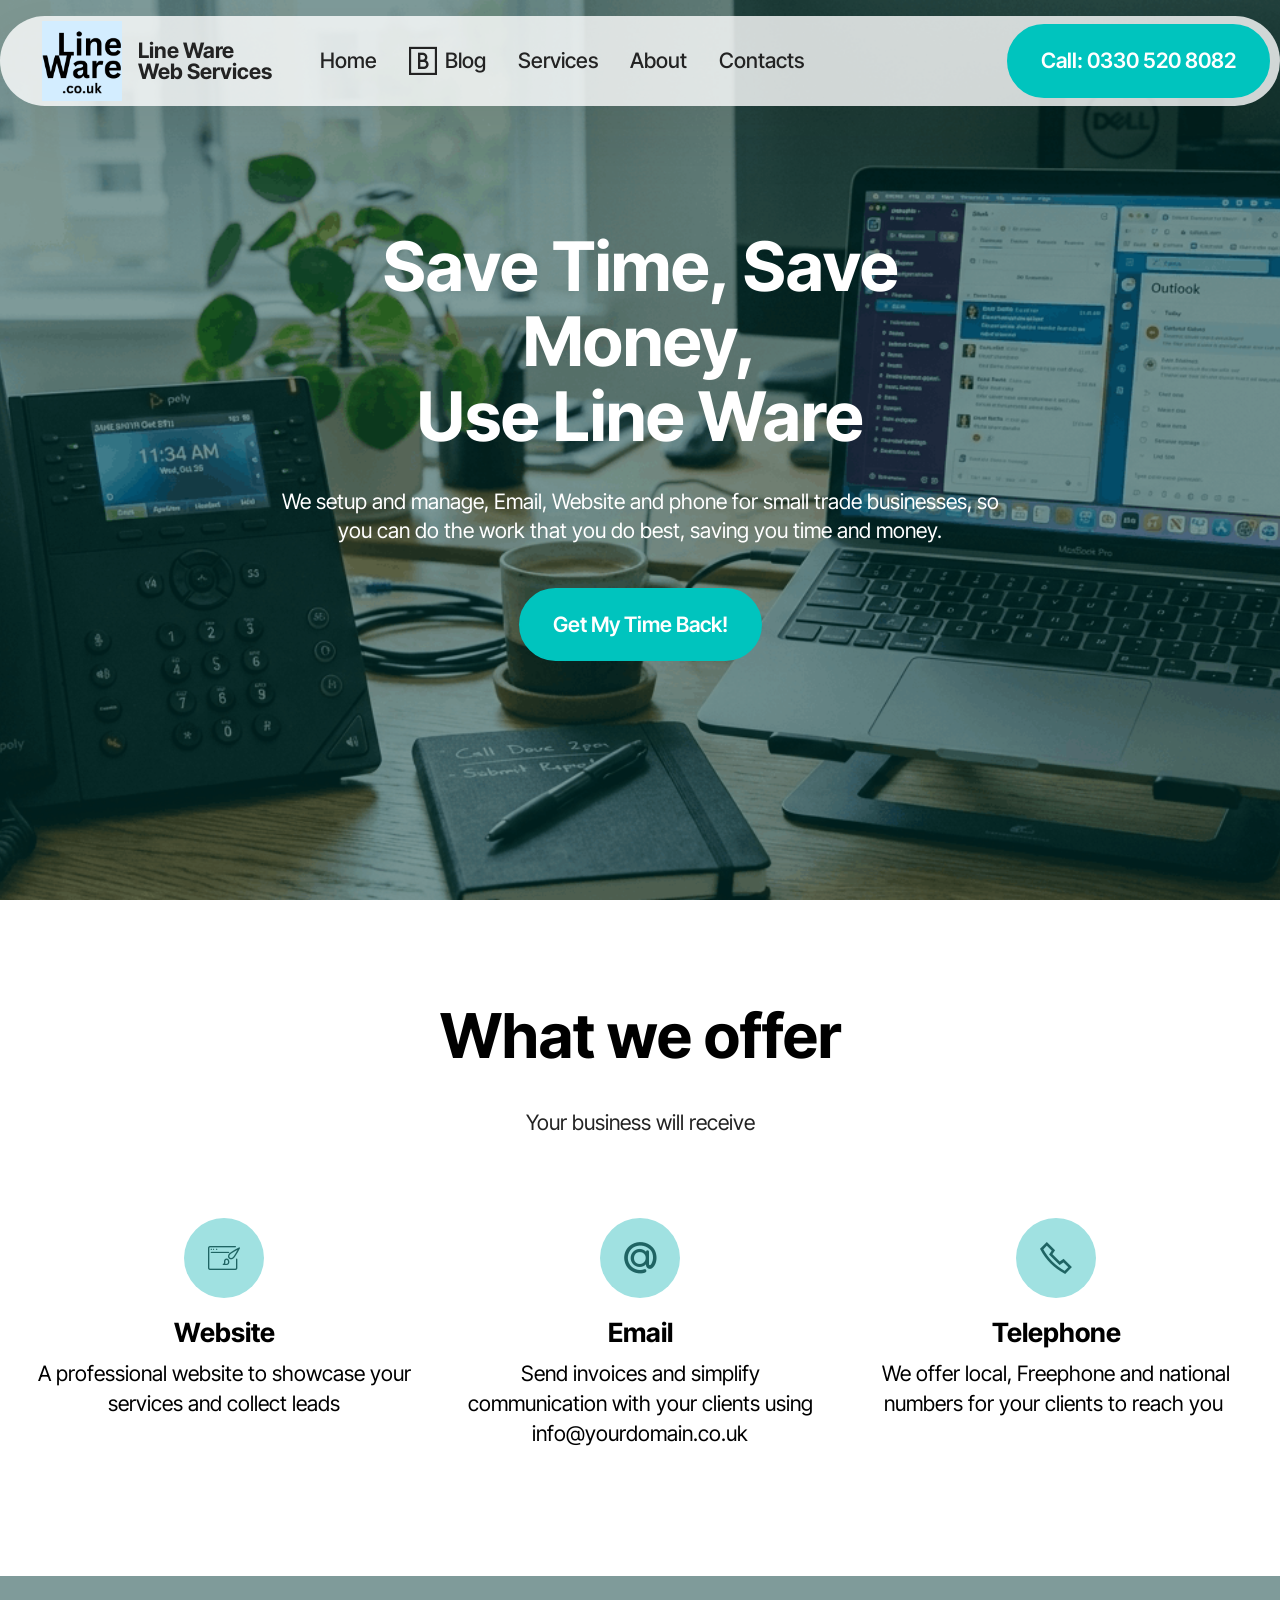
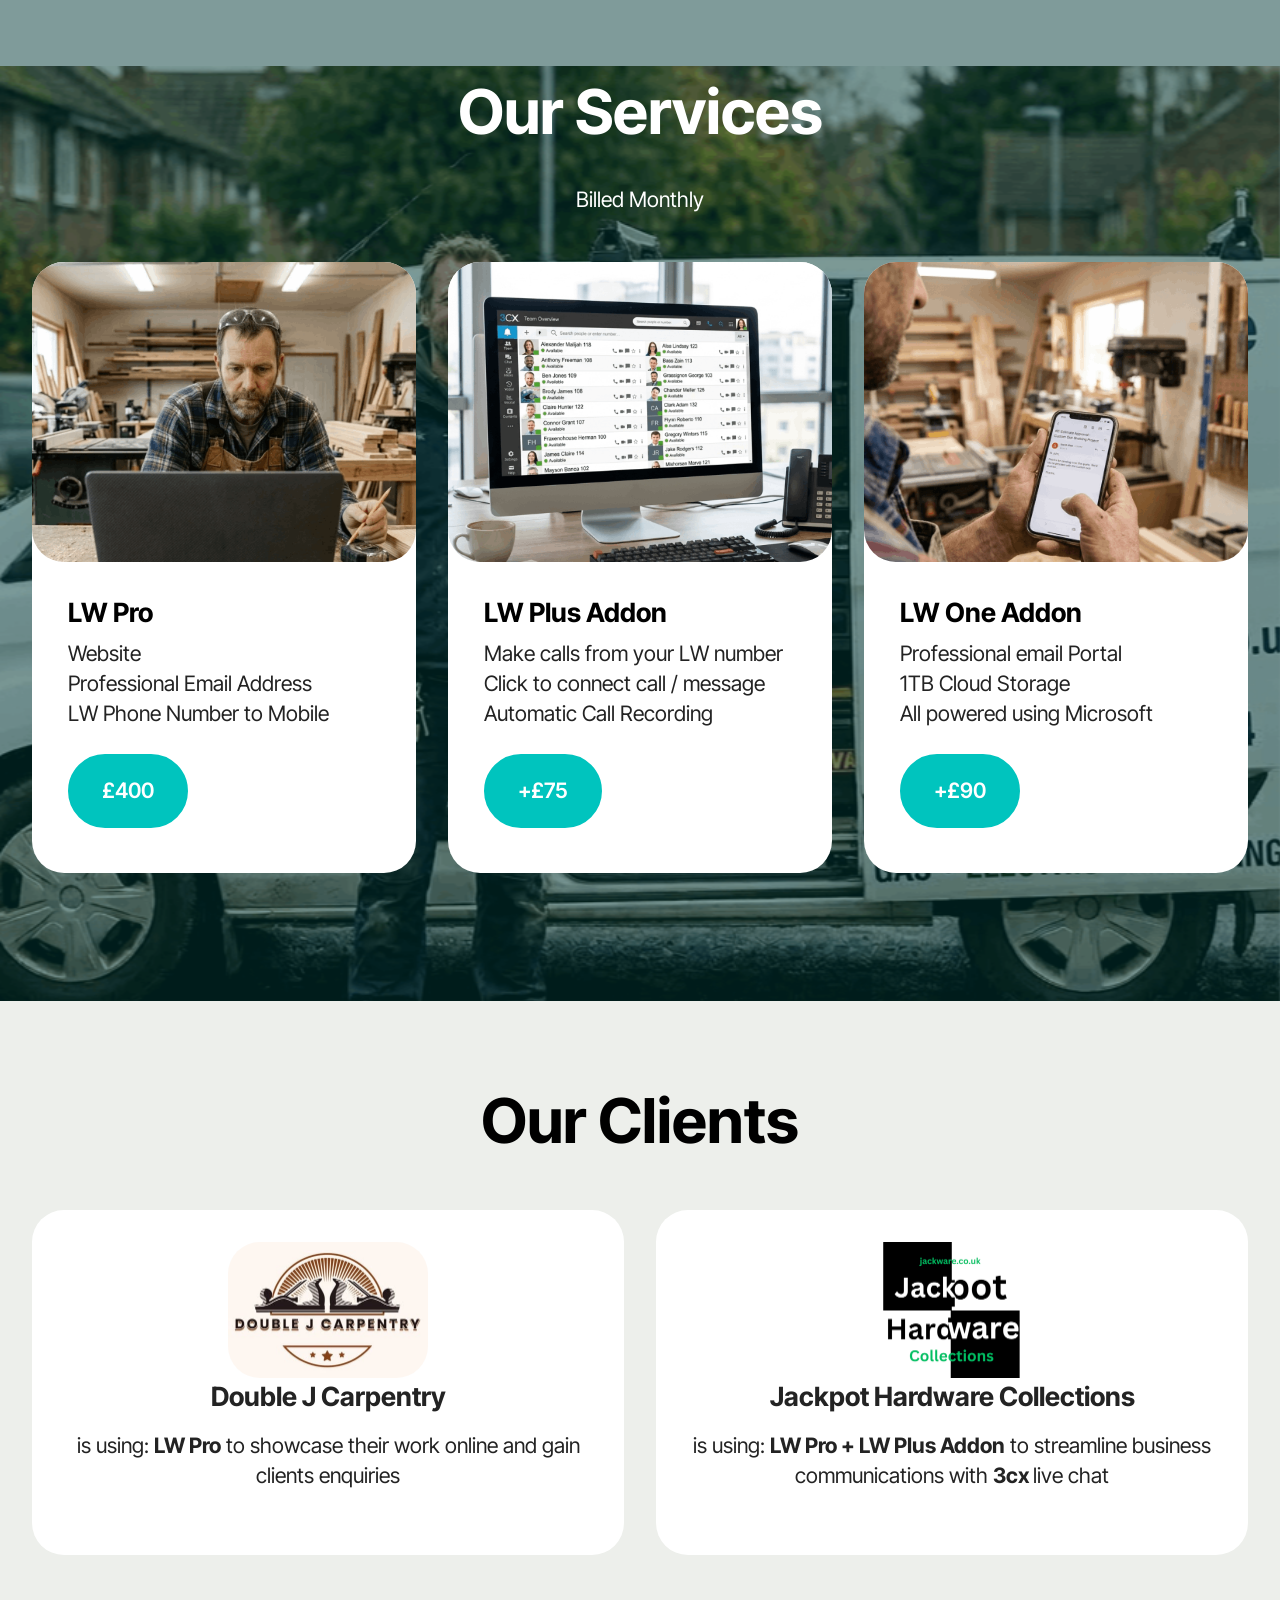
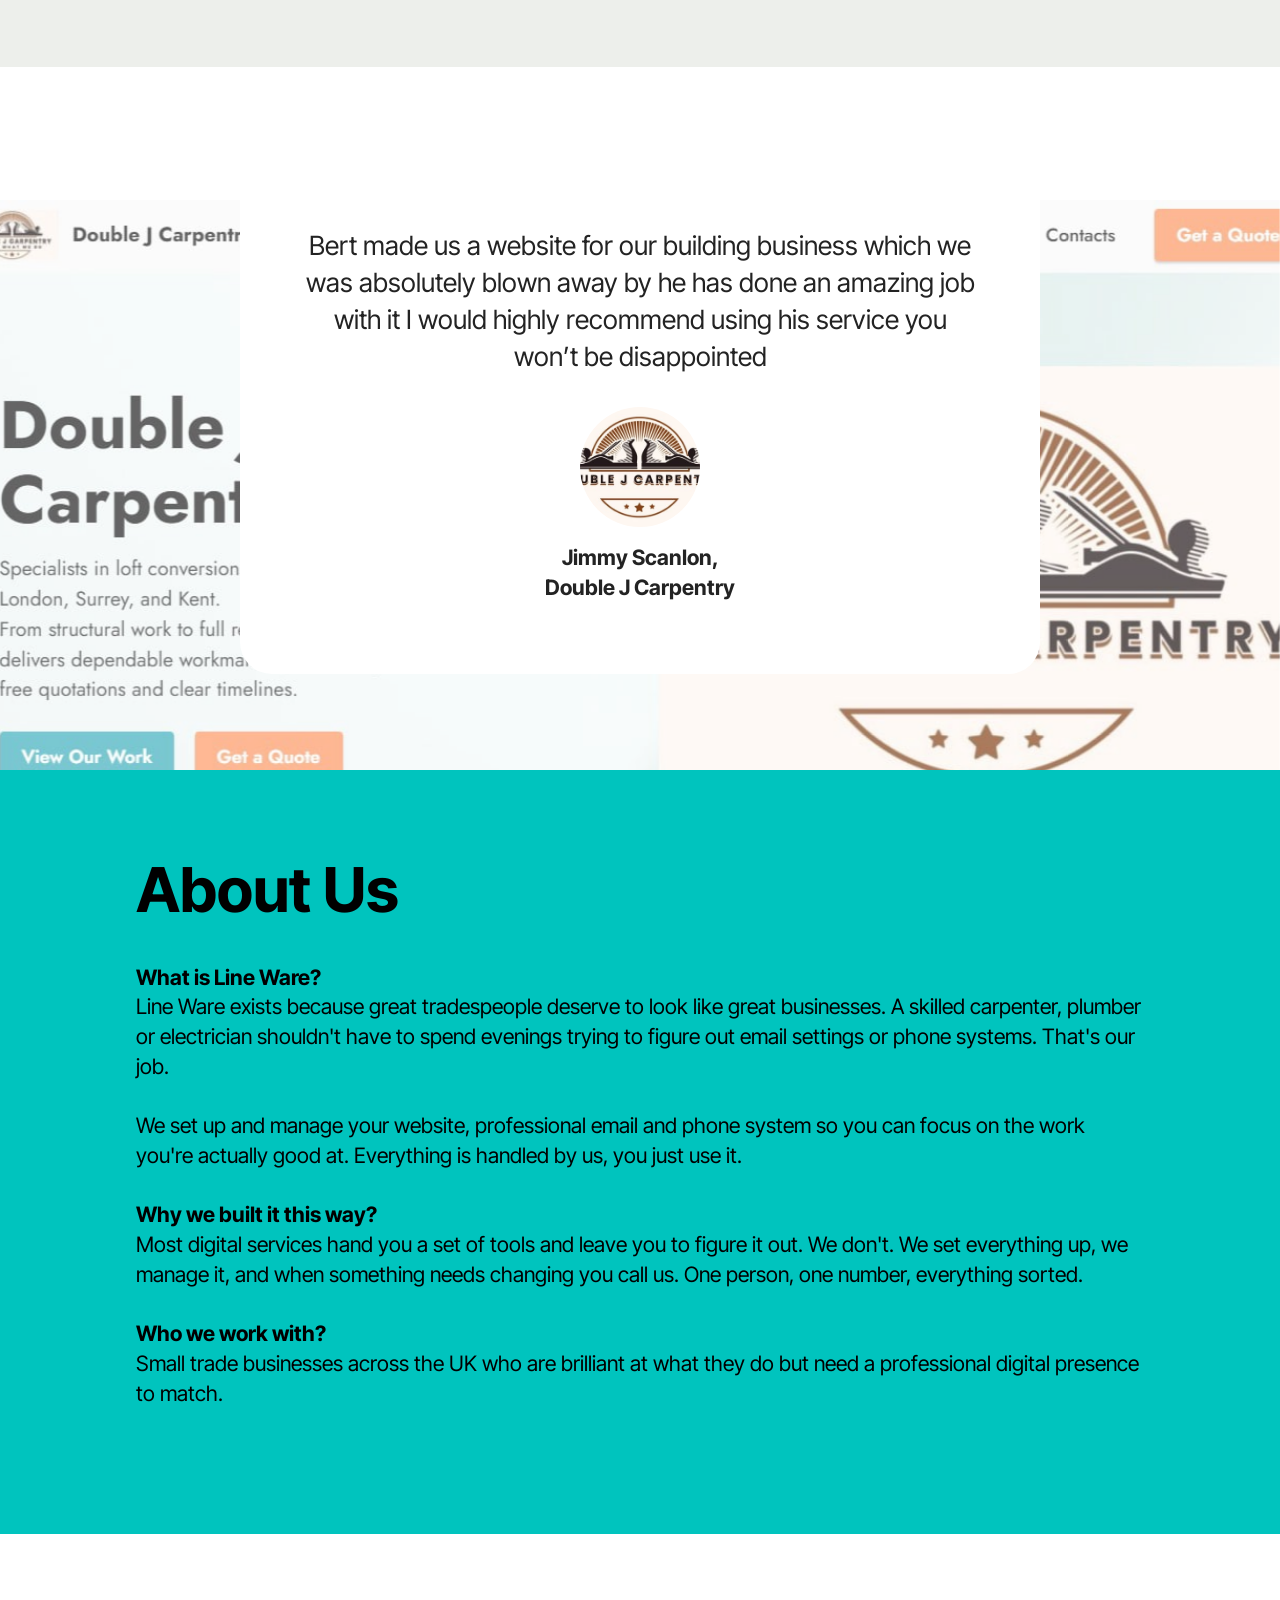
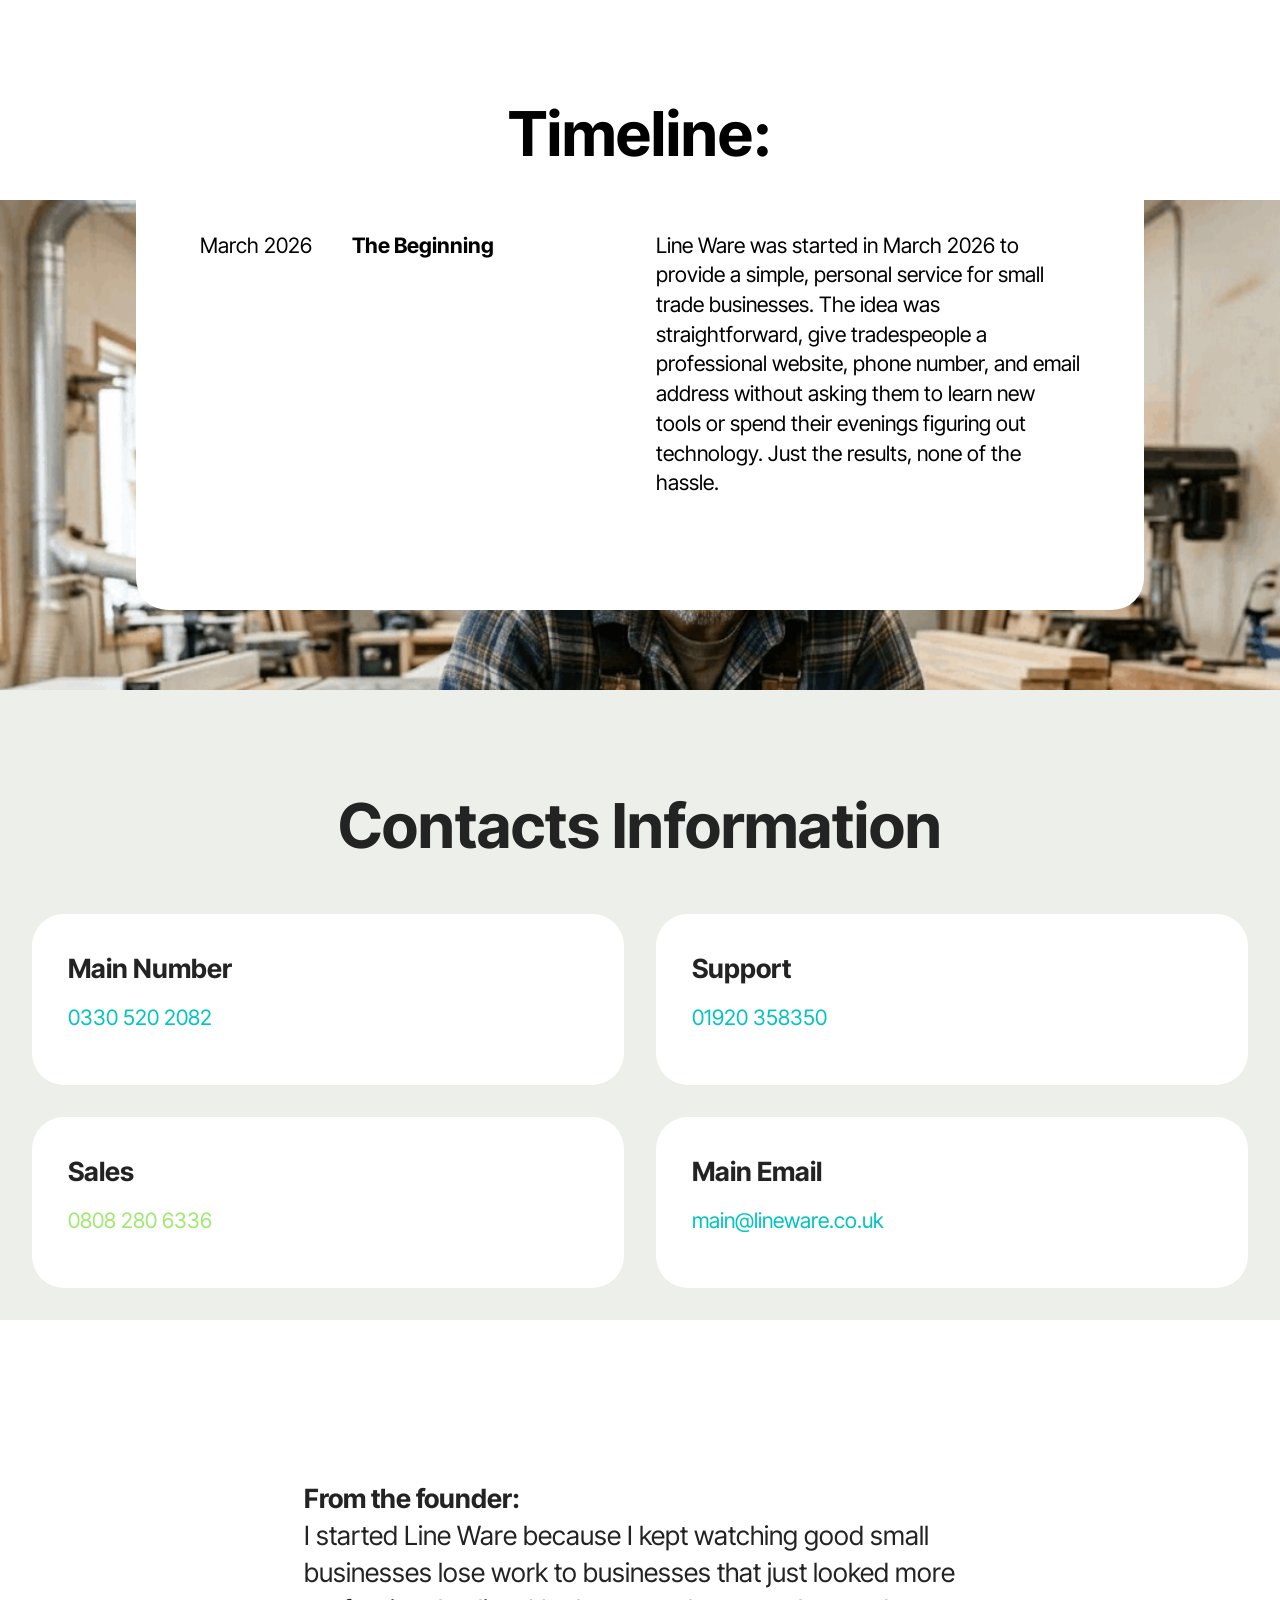
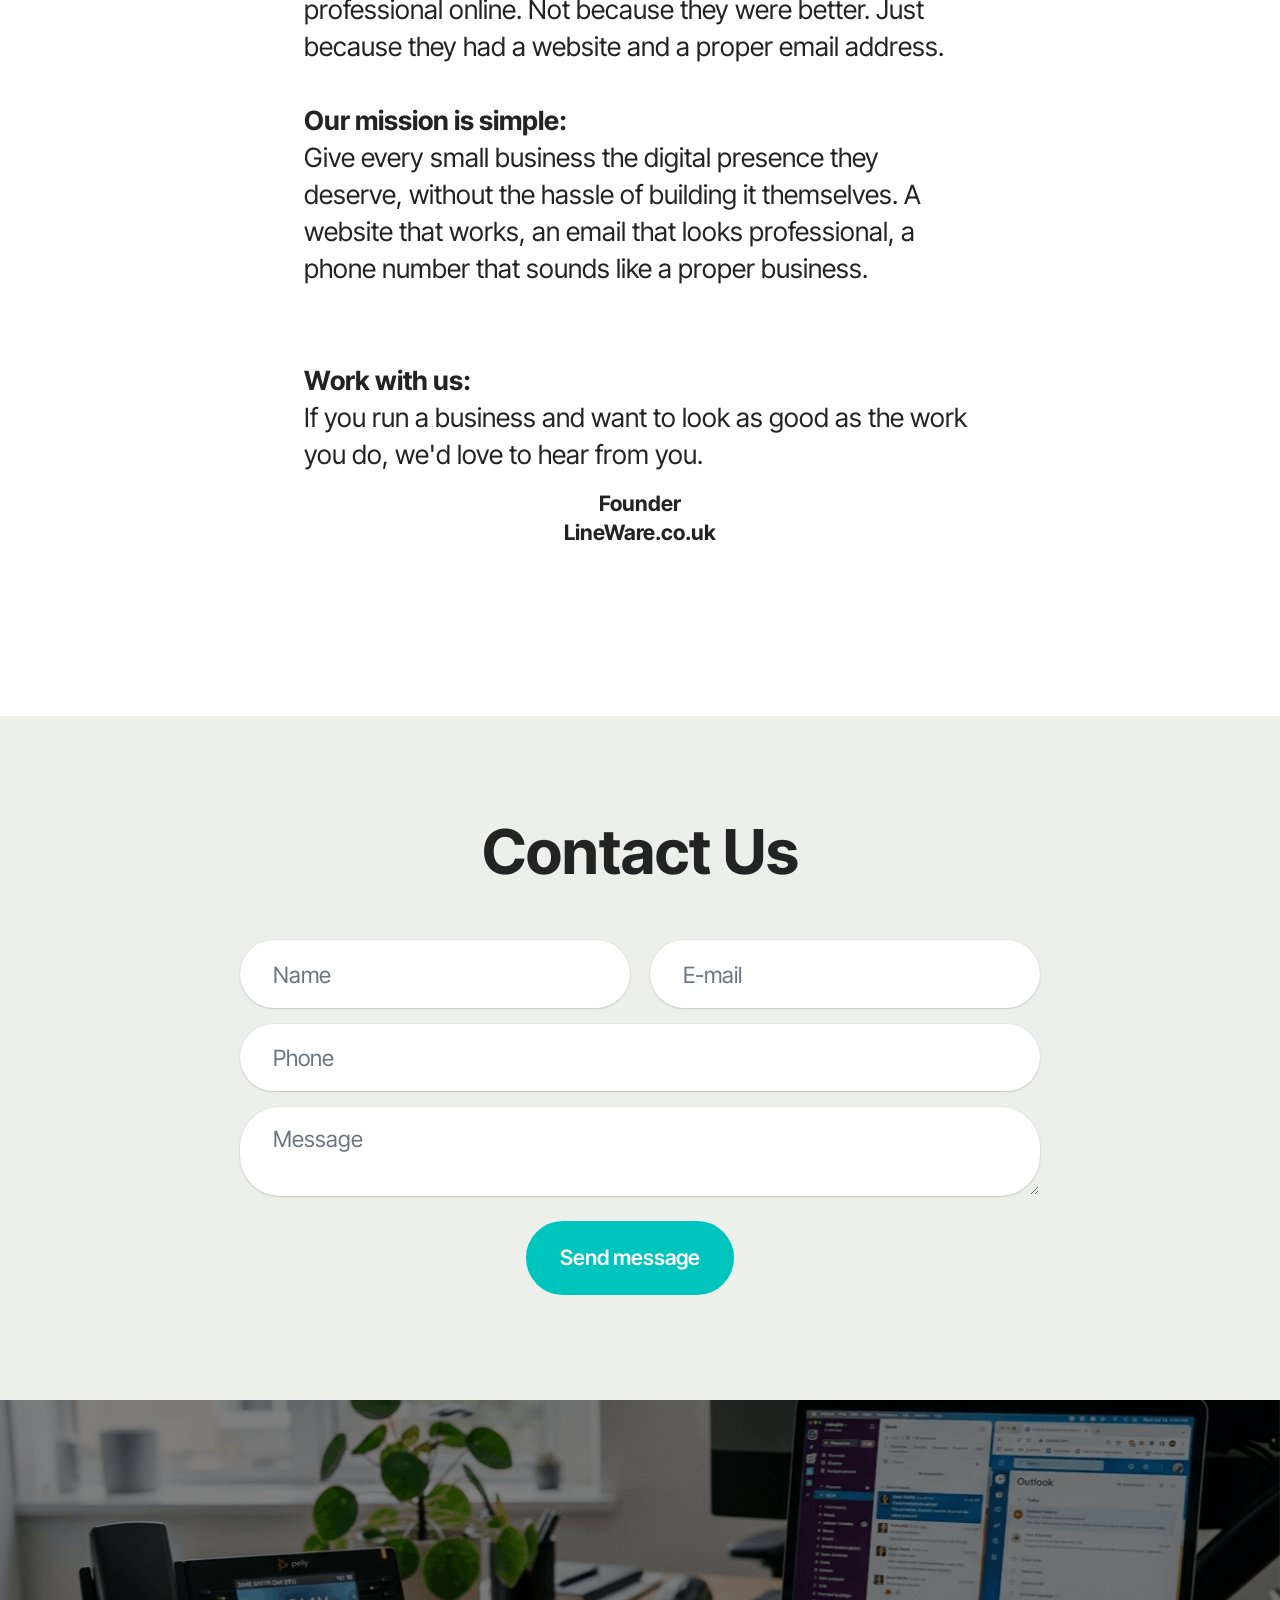
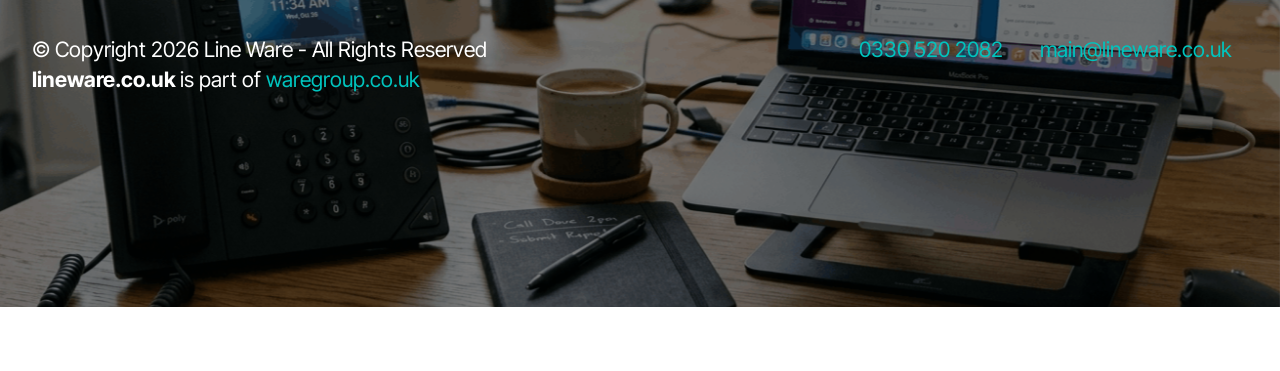
<file: index.html>
<!DOCTYPE html>
<html  >
<head>
  <!-- Site made with Mobirise Website Builder v6.0.6, https://mobirise.com -->
  <meta charset="UTF-8">
  <meta http-equiv="X-UA-Compatible" content="IE=edge">
  <meta name="generator" content="Mobirise v6.0.6, mobirise.com">
  <meta name="twitter:card" content="summary_large_image"/>
  <meta name="twitter:image:src" content="assets/images/index-meta.png">
  <meta property="og:image" content="assets/images/index-meta.png">
  <meta name="twitter:title" content="Line Ware | Small Business Website, Email and VoIP Telephone">
  <meta name="viewport" content="width=device-width, initial-scale=1, minimum-scale=1">
  <link rel="shortcut icon" href="assets/images/linewarelogo1-128x128-2.png" type="image/x-icon">
  <meta name="description" content="">
  
  
  <title>Line Ware | Small Business Website, Email and VoIP Telephone</title>
  <link rel="stylesheet" href="assets/web/assets/mobirise-icons2/mobirise2.css">
  <link rel="stylesheet" href="assets/web/assets/mobirise-icons/mobirise-icons.css">
  <link rel="stylesheet" href="assets/bootstrap/css/bootstrap.min.css">
  <link rel="stylesheet" href="assets/bootstrap/css/bootstrap-grid.min.css">
  <link rel="stylesheet" href="assets/bootstrap/css/bootstrap-reboot.min.css">
  <link rel="stylesheet" href="assets/parallax/jarallax.css">
  <link rel="stylesheet" href="assets/animatecss/animate.css">
  <link rel="stylesheet" href="assets/dropdown/css/style.css">
  <link rel="stylesheet" href="assets/socicon/css/styles.css">
  <link rel="stylesheet" href="assets/theme/css/style.css">
  <link rel="preload" href="https://fonts.googleapis.com/css?family=Inter+Tight:100,200,300,400,500,600,700,800,900,100i,200i,300i,400i,500i,600i,700i,800i,900i&display=swap" as="style" onload="this.onload=null;this.rel='stylesheet'">
  <noscript><link rel="stylesheet" href="https://fonts.googleapis.com/css?family=Inter+Tight:100,200,300,400,500,600,700,800,900,100i,200i,300i,400i,500i,600i,700i,800i,900i&display=swap"></noscript>
  <link rel="preload" as="style" href="assets/mobirise/css/mbr-additional.css?v=5BjFae"><link rel="stylesheet" href="assets/mobirise/css/mbr-additional.css?v=5BjFae" type="text/css">

  
  
  
</head>
<body>
  
  <section data-bs-version="5.1" class="menu menu1 cid-vdd0ZykHca" once="menu" id="menu01-2">
	

	<nav class="navbar navbar-dropdown navbar-fixed-top navbar-expand-lg">
		<div class="container">
			<div class="navbar-brand">
				<span class="navbar-logo">
					<a href="index.html">
						<img src="assets/images/linewarelogo1-2000x2000.png" alt="Line Ware Logo" style="height: 5rem;">
					</a>
				</span>
				<span class="navbar-caption-wrap"><a class="navbar-caption text-black text-primary display-4" href="index.html">Line Ware <br>Web Services</a></span>
			</div>
			<button class="navbar-toggler" type="button" data-toggle="collapse" data-bs-toggle="collapse" data-target="#navbarSupportedContent" data-bs-target="#navbarSupportedContent" aria-controls="navbarNavAltMarkup" aria-expanded="false" aria-label="Toggle navigation">
				<div class="hamburger">
					<span></span>
					<span></span>
					<span></span>
					<span></span>
				</div>
			</button>
			<div class="collapse navbar-collapse" id="navbarSupportedContent">
				<ul class="navbar-nav nav-dropdown" data-app-modern-menu="true"><li class="nav-item">
						<a class="nav-link link text-black text-primary display-4" href="index.html">Home</a>
					</li><li class="nav-item"><a class="nav-link link text-black text-primary display-4" href="blog.html"><span class="mobi-mbri mobi-mbri-bootstrap mbr-iconfont mbr-iconfont-btn"></span>Blog</a></li><li class="nav-item"><a class="nav-link link text-black text-primary display-4" href="index.html#features04-g">Services</a></li><li class="nav-item"><a class="nav-link link text-black text-primary display-4" href="index.html#article12-4">About</a></li>
					
					<li class="nav-item">
						<a class="nav-link link text-black text-primary display-4" href="index.html#contacts01-7">Contacts</a>
					</li></ul>
				
				<div class="navbar-buttons mbr-section-btn"><a class="btn btn-warning display-4" href="tel:+443305202132">Call: 0330 520 8082</a></div>
			</div>
		</div>
	</nav>
</section>

<section data-bs-version="5.1" class="header09 startm5 cid-vegf2ZoHhn mbr-fullscreen mbr-parallax-background" id="header09-2k">	
    
	<div class="mbr-overlay" style="opacity: 0.5; background-color: rgb(0, 57, 54);"></div>
	
	<div class="container-fluid">
		<div class="row">
			<div class="content-wrap col-12 col-md-8">
				<h1 class="mbr-section-title mbr-fonts-style mbr-white mb-4 display-1"><strong>Save Time, Save Money, </strong><br><strong>Use Line Ware</strong></h1>
				
				<p class="mbr-fonts-style mbr-text mbr-white mb-4 display-7">
					We setup and manage, Email, Website and phone for small trade businesses, so you can do the work that you do best, saving you time and money.
				</p>
				<div class="mbr-section-btn"><a class="btn btn-warning display-7" href="index.html#contacts01-7">
						Get My Time Back!
					</a></div>
			</div>
		</div>
	</div>
</section>

<section data-bs-version="5.1" class="features10 cid-vdsv1QrUQN" id="features010-f">
  

  
  
  <div class="container">
    <div class="row justify-content-center mb-5">
      <div class="col-12 mb-0 content-head">
        <h3 class="mbr-section-title mbr-fonts-style align-center display-2">
          <strong>What we offer</strong></h3>
        <h5 class="mbr-section-subtitle mbr-fonts-style align-center mb-0 mt-4 display-7">Your business will receive</h5>
      </div>
    </div>
    <div class="row">
      
      <div class="item features-without-image col-12 col-md-6 col-lg-4 active">
        <div class="item-wrapper">
          <div class="card-box align-left">
            <div class="iconfont-wrapper mb-3">
              <span class="mbr-iconfont mbri-website-theme"></span>
            </div>
            <h5 class="card-title mbr-fonts-style display-5">
              <strong>Website</strong></h5>
            <p class="card-text mbr-fonts-style mb-3 display-7">
              A professional website to showcase your services and collect leads</p>
            
          </div>
        </div>
      </div><div class="item features-without-image col-12 col-md-6 col-lg-4">
        <div class="item-wrapper">
          <div class="card-box align-left">
            <div class="iconfont-wrapper mb-3">
              <span class="mbr-iconfont socicon-mailru socicon"></span>
            </div>
            <h5 class="card-title mbr-fonts-style display-5"><strong>Email</strong></h5>
            <p class="card-text mbr-fonts-style mb-3 display-7">Send invoices and simplify <br>communication with your clients using info@yourdomain.co.uk</p>
            
          </div>
        </div>
      </div>
      <div class="item features-without-image col-12 col-md-6 col-lg-4">
        <div class="item-wrapper">
          <div class="card-box align-left">
            <div class="iconfont-wrapper mb-3">
              <span class="mbr-iconfont mobi-mbri-phone mobi-mbri"></span>
            </div>
            <h5 class="card-title mbr-fonts-style display-5"><strong>Telephone</strong></h5>
            <p class="card-text mbr-fonts-style mb-3 display-7">We offer local, Freephone and national numbers for your clients to reach you&nbsp;</p>
            
          </div>
        </div>
      </div>
    </div>
  </div>
</section>

<section data-bs-version="5.1" class="features4 start cid-vdAxlkXrCG mbr-parallax-background" id="features04-g">
	
	<div class="mbr-overlay"></div>
	<div class="container">
		<div class="row justify-content-center">
			<div class="col-12 content-head">
				<div class="mbr-section-head mb-5">
					<h4 class="mbr-section-title mbr-fonts-style align-center mb-0 display-2">
						<strong>Our Services</strong></h4>
					<h5 class="mbr-section-subtitle mbr-fonts-style align-center mb-0 mt-4 display-7">
						Billed Monthly</h5>
					
				</div>
			</div>
		</div>
		<div class="row">
			<div class="item features-image col-12 col-md-6 col-lg-4">
				<div class="item-wrapper">
					<div class="item-img">
						<img src="assets/images/gemini-generated-image-94ryti94ryti94ry-816x389.png" alt="LW Pro">
					</div>
					<div class="item-content">
						<h5 class="item-title mbr-fonts-style display-5"><strong>LW Pro</strong><strong><br></strong></h5>
						<p class="mbr-text mbr-fonts-style display-7">Website<br>Professional Email Address<br>LW Phone Number to Mobile</p>
						<div class="mbr-section-btn item-footer"><a href="what-line-ware-can-do-for-trade.html" class="btn item-btn btn-warning display-7">£400</a></div>
					</div>

				</div>
			</div>
			<div class="item features-image col-12 col-md-6 col-lg-4">
				<div class="item-wrapper">
					<div class="item-img">
						<img src="assets/images/gemini-generated-image-uhqjucuhqjucuhqj-816x441.png" alt="LW Plus Addon">
					</div>
					<div class="item-content">
						<h5 class="item-title mbr-fonts-style display-5"><strong>LW Plus Addon</strong></h5>
						<p class="mbr-text mbr-fonts-style display-7">Make calls from your LW number<br>Click to connect call / message<br>Automatic Call Recording</p>
						<div class="mbr-section-btn item-footer"><a href="what-line-ware-can-do-for-trade.html" class="btn item-btn btn-warning display-7">+£75</a></div>
					</div>
				</div>
			</div>
			<div class="item features-image col-12 col-md-6 col-lg-4">
				<div class="item-wrapper">
					<div class="item-img">
						<img src="assets/images/gemini-generated-image-mpckaympckaympck-816x386.png" alt="LW One Addon">
					</div>
					<div class="item-content">
						<h5 class="item-title mbr-fonts-style display-5"><strong>LW One Addon</strong></h5>
						<p class="mbr-text mbr-fonts-style display-7">Professional email Portal<br>1TB Cloud Storage <br>All powered using Microsoft&nbsp;</p>
						<div class="mbr-section-btn item-footer"><a href="what-line-ware-can-do-for-trade.html" class="btn item-btn btn-warning display-7">+£90</a></div>
					</div>
				</div>
			</div>
		</div>
	</div>
</section>

<section data-bs-version="5.1" class="clients3 cid-vdHmkEEQAm" id="clients03-p">
  

  
  
  <div class="container">
    <div class="row justify-content-center">
      <div class="col-12 content-head">
        <div class="mb-5">
          <h5 class="mbr-section-title mbr-fonts-style mb-0 display-2">
            <strong>Our Clients</strong>
          </h5>
          <div class="col-12">
            
          </div>
        </div>
      </div>
    </div>
    <div class="row">
      
      <div class="item features-without-image col-12 col-lg-6 active">
        <div class="item-wrapper">
          <div class="img-wrapper">
            <a href="https://doublejcarpentry.co.uk"><img src="assets/images/e1c928b92754c45664c3d3ea4e9c6b3ctplv-tiktokx-cropcenter-1080-400x273.jpg" alt="Double J Carpentry"></a>
          </div>
          <div class="card-box align-center">
            
            <h5 class="card-title mbr-fonts-style mb-3 display-5"><strong>Double J Carpentry</strong><strong><br></strong></h5>
            <p class="mbr-text mbr-fonts-style mb-4 display-7">
              is using:&nbsp;<strong>LW Pro</strong>&nbsp;to showcase their work online and gain clients enquiries</p>
            
          </div>
        </div>
      </div><div class="item features-without-image col-12 col-lg-6">
        <div class="item-wrapper">
          <div class="img-wrapper">
            <a href="https://jackware.co.uk"><img src="assets/images/jackpothardware-logoforlineware-400x273.png" alt="Jackpot Hardware Logo" data-slide-to="1" data-bs-slide-to="2"></a>
          </div>
          <div class="card-box align-center">
            
            <h5 class="card-title mbr-fonts-style mb-3 display-5">
              <strong>Jackpot Hardware Collections</strong></h5>
            <p class="mbr-text mbr-fonts-style mb-4 display-7">is using: <strong>LW Pro + LW Plus Addon</strong> to streamline business communications with <strong>3cx </strong>live chat<br></p>
            
          </div>
        </div>
      </div>
      
    </div>
  </div>
</section>

<section data-bs-version="5.1" class="people06 cid-vegqS75thY mbr-parallax-background" id="people06-2m">   
    

    
    <div class="mbr-overlay" style="opacity: 0.3; background-color: rgb(255, 255, 255);"></div>
    <div class="container">
        <div class="row justify-content-center">
            <div class="card col-12 col-md-12 col-lg-8">
                <div class="card-wrapper">
                    <div class="card-box align-center">
                        <p class="card-text mbr-fonts-style display-5">
                        Bert made us a website for our building business which we was absolutely blown away by he has done an amazing job with it I would highly recommend using his service you won’t be disappointed
                        </p>
                        <div class="img-wrapper mt-4 justify-content-center">
                            <a href="https://doublejcarpentry.co.uk"><img src="assets/images/e1c928b92754c45664c3d3ea4e9c6b3ctplv-tiktokx-cropcenter-1080-400x273.jpg" alt="" data-slide-to="0" data-bs-slide-to="0"></a>
                        </div>
                        <p class="card-title mbr-fonts-style mt-3 display-7"><strong>Jimmy Scanlon,</strong><br><strong>Double J Carpentry</strong></p>
                    </div>
                </div>
            </div>
        </div>
    </div>
</section>

<section data-bs-version="5.1" class="article12 cid-vddvM3TTA2" id="article12-4">    
    
    <div class="container">
        <div class="row justify-content-center">
            <div class="col-md-12 col-lg-10">
                <h3 class="mbr-section-title mbr-fonts-style mb-4 mt-0 display-2">
                <strong>About Us</strong></h3>
                
                <p class="mbr-text mbr-fonts-style display-7"><strong>What is Line Ware?</strong><br>Line Ware exists because great tradespeople deserve to look like great businesses. A skilled carpenter, plumber or electrician shouldn't have to spend evenings trying to figure out email settings or phone systems. That's our job.<br><br>We set up and manage your website, professional email and phone system so you can focus on the work you're actually good at. Everything is handled by us, you just use it.<strong><br></strong><br><strong>Why we built it this way?</strong><br>Most digital services hand you a set of tools and leave you to figure it out. We don't. We set everything up, we manage it, and when something needs changing you call us. One person, one number, everything sorted.<br><br><strong>Who we work with?</strong><br>Small trade businesses across the UK who are brilliant at what they do but need a professional digital presence to match.<br><br></p>
            </div>
        </div>
    </div>
</section>

<section data-bs-version="5.1" class="timeline04 cid-ve1wQpOjj4 mbr-parallax-background" id="timeline04-2c">
  

  
  
  <div class="container">
    <div class="row justify-content-center">
      <div class="card col-md-12 col-lg-10">
        <div class="card-wrapper">
          <div class="row justify-content-center">
            <div class="col-12 mb-5 content-head">
              <h3 class="card-title mbr-fonts-style mbr-white mt-3 display-2">
                <strong>Timeline:</strong>
              </h3>
              
            </div>
          </div>
          <div class="card-box">
            
            
            <div class="row justify-content-center item features-without-image mb-5 active">
              <div class="col-12 col-lg-2">
                <h5 class="mbr-card-title mbr-fonts-style mt-0 mb-3 display-7">March 2026</h5>
              </div>
              <div class="col-12 col-lg-4">
                <h6 class="mbr-card-subtitle mbr-fonts-style mt-0 mb-3 display-7">
                  <strong>The Beginning</strong></h6>
              </div>
              <div class="col-md-12 col-lg item-wrapper">
                <p class="mbr-text mbr-fonts-style mt-0 mb-0 display-7">
                  Line Ware was started in March 2026 to provide a simple, personal service for small trade businesses. The idea was straightforward, give tradespeople a professional website, phone number, and email address without asking them to learn new tools or spend their evenings figuring out technology. Just the results, none of the hassle.
                </p>
              </div>
            </div>
          </div>
        </div>
      </div>
    </div>
  </div>
</section>

<section data-bs-version="5.1" class="contacts01 cid-vddPhBMyEW" id="contacts01-7">
    

    
    
    <div class="container">
        <div class="row justify-content-center">
            <div class="col-12 content-head">
                <div class="mbr-section-head mb-5">
                    <h3 class="mbr-section-title mbr-fonts-style align-center mb-0 display-2">
                        <strong>Contacts Information</strong></h3>
                    
                </div>
            </div>
        </div>
        <div class="row">
            <div class="item features-without-image col-12 col-md-6 active">
                <div class="item-wrapper">
                    <div class="text-wrapper">
                        <h6 class="card-title mbr-fonts-style mb-3 display-5">
                            <strong>Main Number</strong></h6>
                        <p class="mbr-text mbr-fonts-style display-7"><a href="tel:+443305202082" class="text-warning">0330 520 2082</a></p>
                    </div>
                </div>
            </div><div class="item features-without-image col-12 col-md-6">
                <div class="item-wrapper">
                    <div class="text-wrapper">
                        <h6 class="card-title mbr-fonts-style mb-3 display-5">
                            <strong>Support</strong></h6>
                        <p class="mbr-text mbr-fonts-style display-7"><a href="tel:+441920358350" class="text-warning">01920 358350</a></p>
                    </div>
                </div>
            </div><div class="item features-without-image col-12 col-md-6">
                <div class="item-wrapper">
                    <div class="text-wrapper">
                        <h6 class="card-title mbr-fonts-style mb-3 display-5">
                            <strong>Sales</strong></h6>
                        <p class="mbr-text mbr-fonts-style display-7"><a href="tel:+448082806336" class="text-primary">0808 280 6336</a><br></p>
                    </div>
                </div>
            </div><div class="item features-without-image col-12 col-md-6">
                <div class="item-wrapper">
                    <div class="text-wrapper">
                        <h6 class="card-title mbr-fonts-style mb-3 display-5"><strong>Main Email&nbsp;</strong></h6>
                        <p class="mbr-text mbr-fonts-style display-7"><a href="mailto:main@lineware.co.uk" class="text-warning">main@lineware.co.uk</a><br></p>
                    </div>
                </div>
            </div>
            
            
            
        </div>
    </div>
</section>

<section data-bs-version="5.1" class="people06 cid-vdh8Wtnyc4" data-bg-video="https://vimeo.com/428046504" id="people06-d">   
    

    <div class="mbr-fallback-image disabled"></div>
    
    <div class="container">
        <div class="row justify-content-center">
            <div class="card col-12 col-md-12 col-lg-8">
                <div class="card-wrapper">
                    <div class="card-box align-center">
                        <p class="card-text mbr-fonts-style display-5"><strong>From the founder:</strong><br>I started Line Ware because I kept watching good small businesses lose work to businesses that just looked more professional online. Not because they were better. Just because they had a website and a proper email address.<br><br><strong>Our mission is simple:</strong><br>Give every small business the digital presence they deserve, without the hassle of building it themselves. A website that works, an email that looks professional, a phone number that sounds like a proper business.<br><strong><br></strong><br><strong>Work with us:</strong><br>If you run a business and want to look as good as the work you do, we'd love to hear from you.</p>
                        
                        <p class="card-title mbr-fonts-style mt-3 display-7"><strong>Founder</strong><br><strong>LineWare.co.uk</strong></p>
                    </div>
                </div>
            </div>
        </div>
    </div>
</section>

<section data-bs-version="5.1" class="form5 cid-vddMjXnlhv" id="form02-6">
    
    
    <div class="container">
        <div class="row justify-content-center">
            <div class="col-12 content-head">
                <div class="mbr-section-head mb-5">
                    <h3 class="mbr-section-title mbr-fonts-style align-center mb-0 display-2">
                        <strong>Contact Us</strong></h3>
                    
                </div>
            </div>
        </div>
        <div class="row justify-content-center">
            <div class="col-lg-8 mx-auto mbr-form" data-form-type="formoid">
                <form action="https://mobirise.eu/" method="POST" class="mbr-form form-with-styler" data-form-title="Form Name"><input type="hidden" name="email" data-form-email="true" value="25NCD7ygeb44IGulgGbnHnGTR8lcyyvCw+B1gEGdNPw2osfRYmiozr5glHy1hRWMqGWWPv0/HyBX58nHio4e5s/is7NHZVLlOOTurZQcYy+BCZcmCO6WOOTz8z67P7Xt">
                    <div class="row">
                        <div hidden="hidden" data-form-alert="" class="alert alert-success col-12">Thanks for filling out the form!</div>
                        <div hidden="hidden" data-form-alert-danger="" class="alert alert-danger col-12">
                            Oops...! some problem!
                        </div>
                    </div>
                    <div class="dragArea row">
                        <div class="col-md col-sm-12 form-group mb-3" data-for="name">
                            <input type="text" name="name" placeholder="Name" data-form-field="name" class="form-control" value="" id="name-form02-6">
                        </div>
                        <div class="col-md col-sm-12 form-group mb-3" data-for="email">
                            <input type="email" name="email" placeholder="E-mail" data-form-field="email" class="form-control" value="" id="email-form02-6">
                        </div>
                        <div class="col-12 form-group mb-3" data-for="phone">
                            <input type="tel" name="phone" placeholder="Phone" data-form-field="phone" class="form-control" value="" id="phone-form02-6">
                        </div>
                        <div class="col-12 form-group mb-3" data-for="textarea">
                            <textarea name="textarea" placeholder="Message" data-form-field="textarea" class="form-control" id="textarea-form02-6"></textarea>
                        </div>
                        <div class="col-lg-12 col-md-12 col-sm-12 align-center mbr-section-btn"><button type="submit" class="btn btn-warning display-7">Send message</button></div>
                    </div>
                </form>
            </div>
        </div>
    </div>
</section>

<section data-bs-version="5.1" class="footer2 cid-vdruQiumK5 mbr-parallax-background" once="footers" id="footer02-e">
    

    
    <div class="mbr-overlay" style="opacity: 0.5; background-color: rgb(0, 0, 0);">
    </div>

    <div class="container">
        <div class="row">
            <div class="col-12 col-lg-6 center mt-2 mb-3">
                <p class="mbr-fonts-style copyright mb-0 display-7">
                    <br><br><br><br><br><br>© Copyright 2026 Line Ware - All Rights Reserved<br><strong>lineware.co.uk </strong>is part of <a href="https://waregroup.co.uk" class="text-warning">waregroup.co.uk</a><br><br><br><br><br><br></p>
            </div>
            <div class="col-12 col-lg-6 center">
                <div class="row-links mt-2 mb-3">
                    <ul class="row-links-soc">
                        
                        
                        
                        
                    <li class="row-links-soc-item mbr-fonts-style display-7"><a href="tel:+443305202082" class="text-warning text-primary">0330 520 2082&nbsp;</a></li><li class="row-links-soc-item mbr-fonts-style display-7"><a href="mailto:main@lineware.co.uk" class="text-warning text-primary">main@lineware.co.uk</a></li></ul>
                </div>
            </div>
        </div>
    </div>
</section><section class="display-7" style="padding: 0;align-items: center;justify-content: center;flex-wrap: wrap;    align-content: center;display: flex;position: relative;height: 4rem;"><a href="https://mobiri.se/" style="flex: 1 1;height: 4rem;position: absolute;width: 100%;z-index: 1;"><img alt="" style="height: 4rem;" src="[data-uri]"></a><p style="margin: 0;text-align: center;" class="display-7">&#8204;</p><a style="z-index:1" href="https://mobirise.com/builder/ai-website-builder.html">AI Website Software</a></section><script src="assets/bootstrap/js/bootstrap.bundle.min.js"></script>  <script src="assets/parallax/jarallax.js"></script>  <script src="assets/smoothscroll/smooth-scroll.js"></script>  <script src="assets/ytplayer/index.js"></script>  <script src="assets/dropdown/js/navbar-dropdown.js"></script>  <script src="assets/vimeoplayer/player.js"></script>  <script src="assets/theme/js/script.js"></script>  <script src="assets/formoid/formoid.min.js"></script>  
  
  
 <div id="scrollToTop" class="scrollToTop mbr-arrow-up"><a style="text-align: center;"><i class="mbr-arrow-up-icon mbr-arrow-up-icon-cm cm-icon cm-icon-smallarrow-up"></i></a></div>
    <input name="animation" type="hidden">
  </body>
</html>
</file>
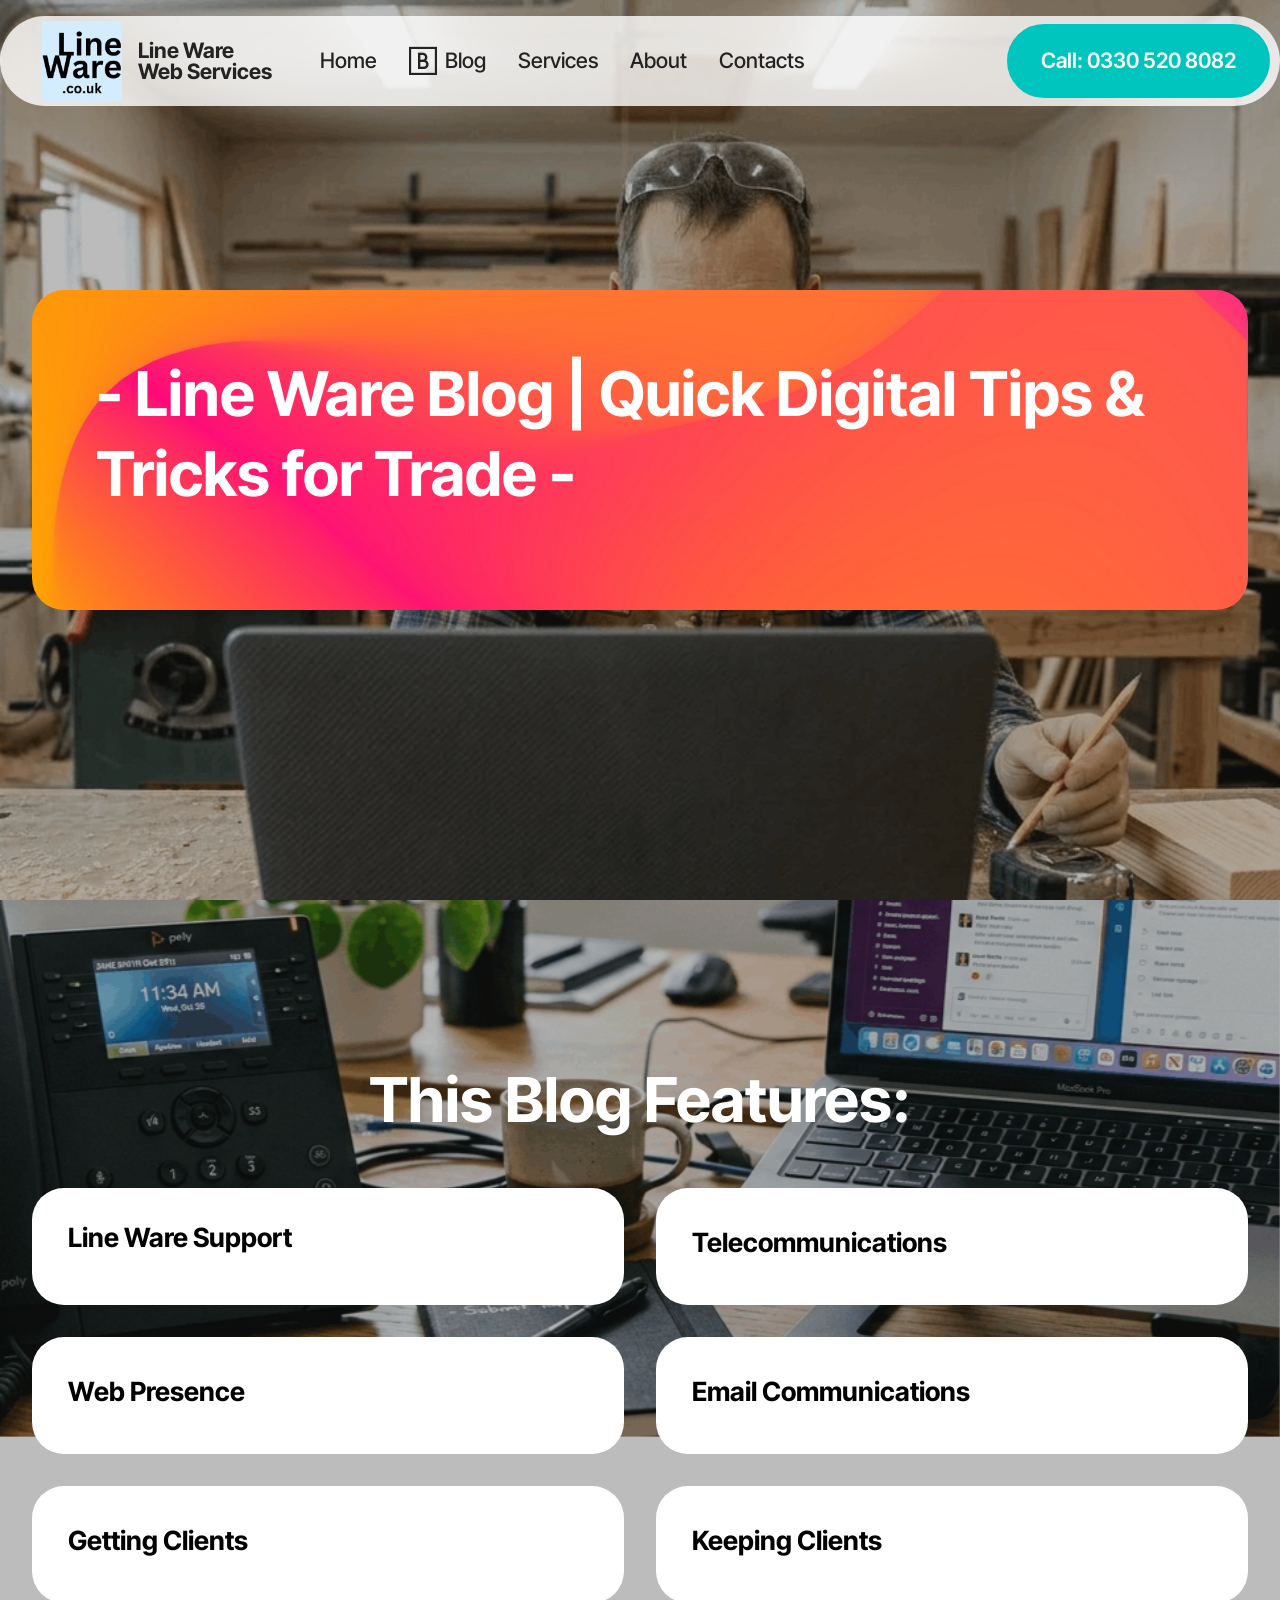
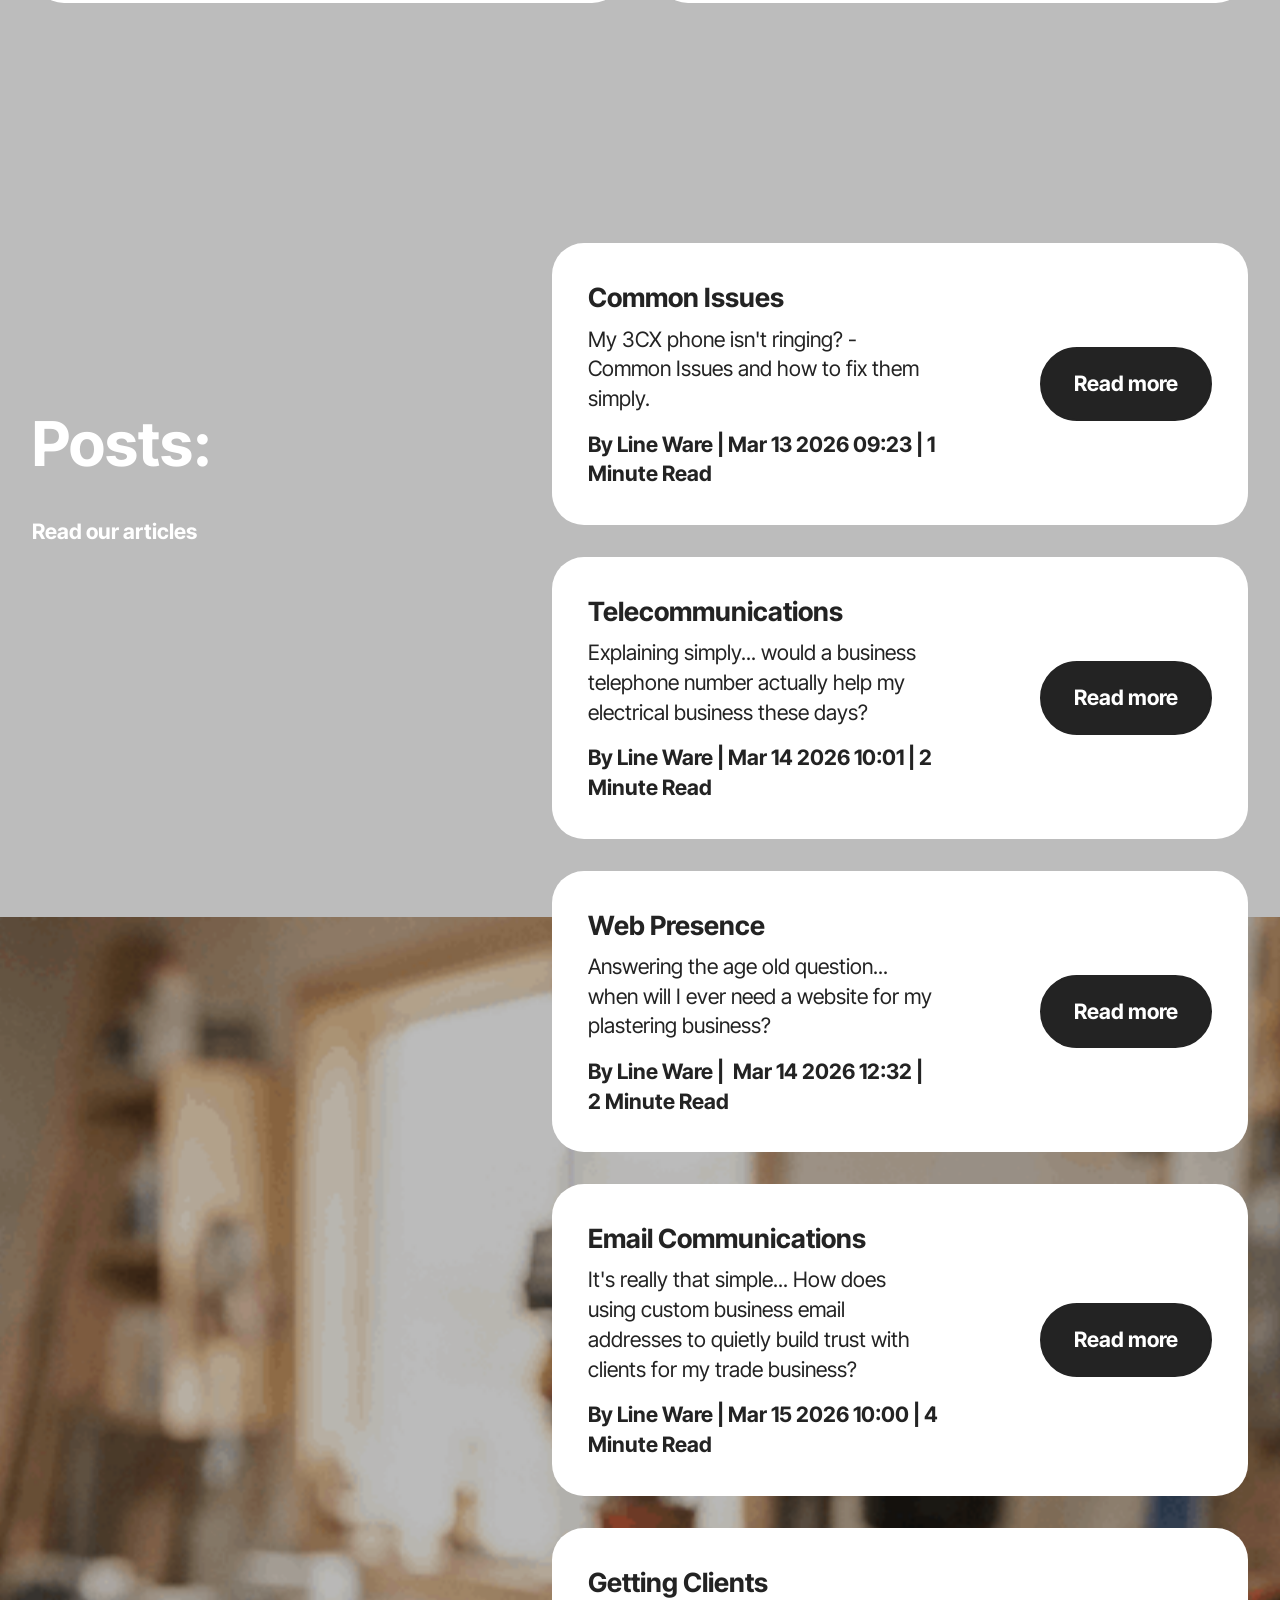
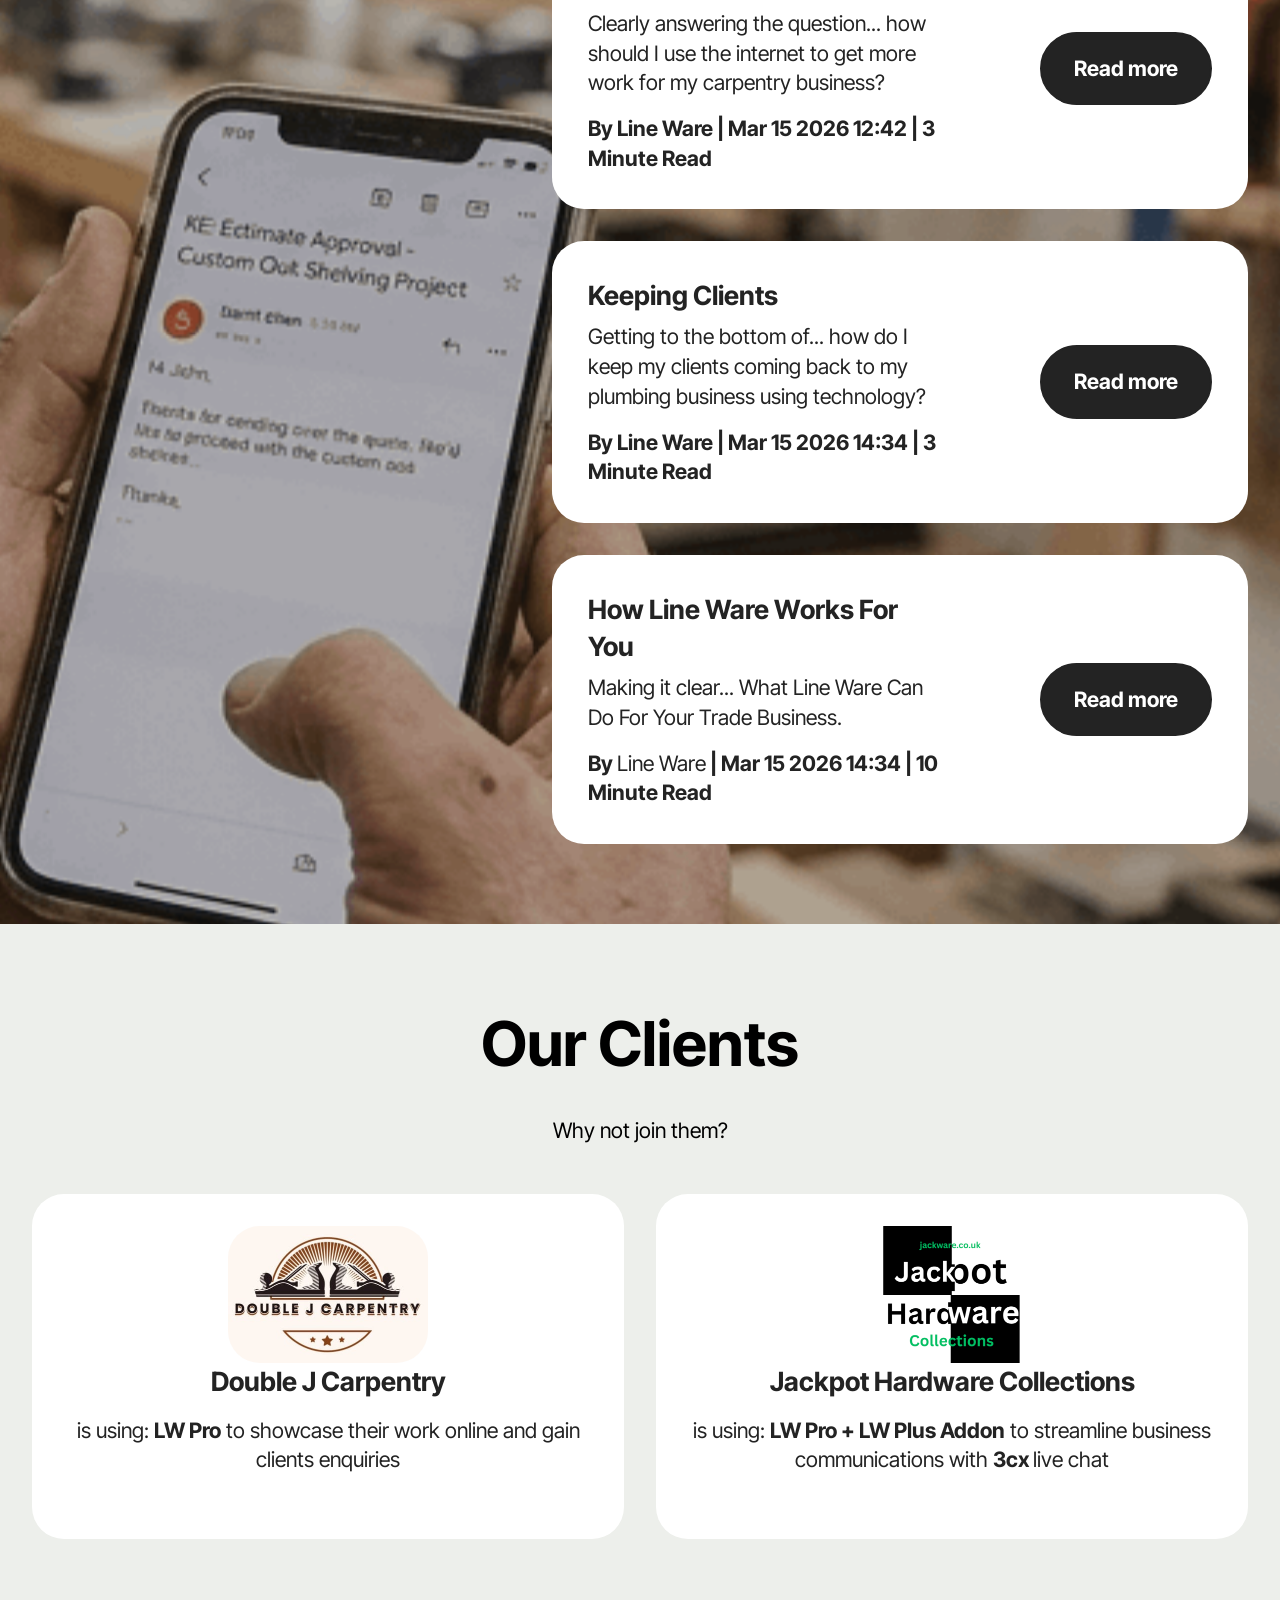
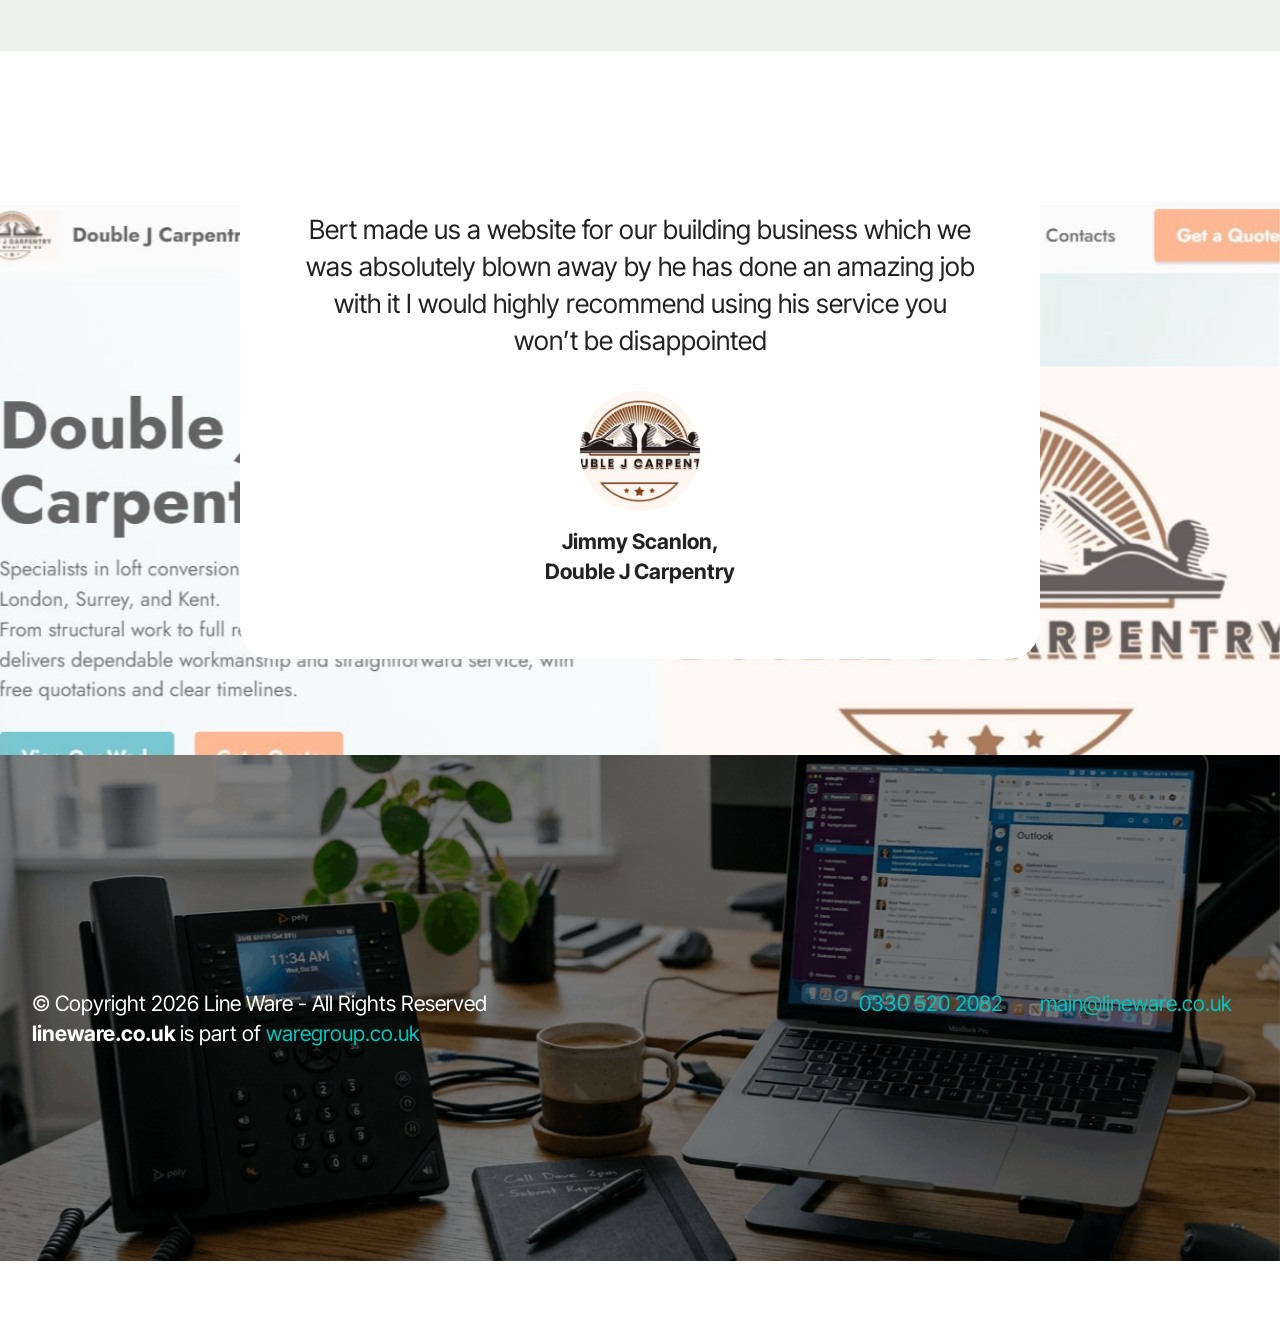
<file: blog.html>
<!DOCTYPE html>
<html  >
<head>
  <!-- Site made with Mobirise Website Builder v6.0.6, https://mobirise.com -->
  <meta charset="UTF-8">
  <meta http-equiv="X-UA-Compatible" content="IE=edge">
  <meta name="generator" content="Mobirise v6.0.6, mobirise.com">
  <meta name="twitter:card" content="summary_large_image"/>
  <meta name="twitter:image:src" content="assets/images/blog-meta.png">
  <meta property="og:image" content="assets/images/blog-meta.png">
  <meta name="twitter:title" content="Line Ware Blog | Digital Advice for Trade Businesses">
  <meta name="viewport" content="width=device-width, initial-scale=1, minimum-scale=1">
  <link rel="shortcut icon" href="assets/images/linewarelogo1-128x128-2.png" type="image/x-icon">
  <meta name="description" content="Practical advice on websites, email, phone systems and winning more work. Written for tradespeople who want a professional digital presence without the hassle.">
  
  
  <title>Line Ware Blog | Digital Advice for Trade Businesses</title>
  <link rel="stylesheet" href="assets/web/assets/mobirise-icons2/mobirise2.css">
  <link rel="stylesheet" href="assets/bootstrap/css/bootstrap.min.css">
  <link rel="stylesheet" href="assets/bootstrap/css/bootstrap-grid.min.css">
  <link rel="stylesheet" href="assets/bootstrap/css/bootstrap-reboot.min.css">
  <link rel="stylesheet" href="assets/parallax/jarallax.css">
  <link rel="stylesheet" href="assets/animatecss/animate.css">
  <link rel="stylesheet" href="assets/dropdown/css/style.css">
  <link rel="stylesheet" href="assets/theme/css/style.css">
  <link rel="preload" href="https://fonts.googleapis.com/css?family=Inter+Tight:100,200,300,400,500,600,700,800,900,100i,200i,300i,400i,500i,600i,700i,800i,900i&display=swap" as="style" onload="this.onload=null;this.rel='stylesheet'">
  <noscript><link rel="stylesheet" href="https://fonts.googleapis.com/css?family=Inter+Tight:100,200,300,400,500,600,700,800,900,100i,200i,300i,400i,500i,600i,700i,800i,900i&display=swap"></noscript>
  <link rel="preload" as="style" href="assets/mobirise/css/mbr-additional.css?v=b22MoR"><link rel="stylesheet" href="assets/mobirise/css/mbr-additional.css?v=b22MoR" type="text/css">

  
  
  
</head>
<body>
  
  <section data-bs-version="5.1" class="menu menu1 cid-vdd0ZykHca" once="menu" id="menu01-j">
	

	<nav class="navbar navbar-dropdown navbar-fixed-top navbar-expand-lg">
		<div class="container">
			<div class="navbar-brand">
				<span class="navbar-logo">
					<a href="index.html">
						<img src="assets/images/linewarelogo1-2000x2000.png" alt="Line Ware Logo" style="height: 5rem;">
					</a>
				</span>
				<span class="navbar-caption-wrap"><a class="navbar-caption text-black text-primary display-4" href="index.html">Line Ware <br>Web Services</a></span>
			</div>
			<button class="navbar-toggler" type="button" data-toggle="collapse" data-bs-toggle="collapse" data-target="#navbarSupportedContent" data-bs-target="#navbarSupportedContent" aria-controls="navbarNavAltMarkup" aria-expanded="false" aria-label="Toggle navigation">
				<div class="hamburger">
					<span></span>
					<span></span>
					<span></span>
					<span></span>
				</div>
			</button>
			<div class="collapse navbar-collapse" id="navbarSupportedContent">
				<ul class="navbar-nav nav-dropdown" data-app-modern-menu="true"><li class="nav-item">
						<a class="nav-link link text-black text-primary display-4" href="index.html">Home</a>
					</li><li class="nav-item"><a class="nav-link link text-black text-primary display-4" href="blog.html"><span class="mobi-mbri mobi-mbri-bootstrap mbr-iconfont mbr-iconfont-btn"></span>Blog</a></li><li class="nav-item"><a class="nav-link link text-black text-primary display-4" href="index.html#features04-g">Services</a></li><li class="nav-item"><a class="nav-link link text-black text-primary display-4" href="index.html#article12-4">About</a></li>
					
					<li class="nav-item">
						<a class="nav-link link text-black text-primary display-4" href="index.html#contacts01-7">Contacts</a>
					</li></ul>
				
				<div class="navbar-buttons mbr-section-btn"><a class="btn btn-warning display-4" href="tel:+443305202132">Call: 0330 520 8082</a></div>
			</div>
		</div>
	</nav>
</section>

<section data-bs-version="5.1" class="header15 cid-vdH7ZUwnmd mbr-fullscreen mbr-parallax-background" id="header15-l">
	

	
	<div class="mbr-overlay" style="opacity: 0.3; background-color: rgb(35, 35, 35);"></div>
	<div class="container-fluid">
		<div class="row justify-content-center">
			<div class="card col-12 col-lg-12">
				<div class="card-wrapper wrap">
					<div class="card-box align-center">
						<h1 class="card-title mbr-fonts-style mb-4 display-2"><strong>- Line Ware Blog | Quick Digital Tips &amp; Tricks for Trade -</strong><strong><br></strong></h1>
						
						
					</div>
				</div>
			</div>
		</div>
	</div>
</section>

<section data-bs-version="5.1" class="features032 cid-vdH810aCSI mbr-parallax-background" id="features032-m">
  

  
  <div class="mbr-overlay" style="opacity: 0.3; background-color: rgb(35, 35, 35);"></div>
  <div class="container">
    <div class="row justify-content-center">
      <div class="col-12 mb-5 content-head">
        <h3 class="mbr-section-title mbr-fonts-style align-center mb-0 display-2"><strong>This Blog Features:</strong></h3>
        
      </div>
    </div>
    <div class="row">
      <div class="item features-without-image col-12 col-lg-6 item-mb active">
        <div class="item-wrapper">
          <div class="card-box align-left">
            
            <h5 class="card-title mbr-fonts-style display-5"><p><strong>Line W</strong><strong>are Support</strong></p></h5>
            
          </div>
        </div>
      </div>
      <div class="item features-without-image col-12 col-lg-6 item-mb">
        <div class="item-wrapper">
          <div class="card-box align-left">
            
            <h5 class="card-title mbr-fonts-style display-5"><strong>Telecommunications</strong></h5>
            
          </div>
        </div>
      </div>
      <div class="item features-without-image col-12 col-lg-6 item-mb">
        <div class="item-wrapper">
          <div class="card-box align-left">
            
            <h5 class="card-title mbr-fonts-style display-5">
              <strong>Web Presence</strong></h5>
            
          </div>
        </div>
      </div>
      <div class="item features-without-image col-12 col-lg-6 item-mb">
        <div class="item-wrapper">
          <div class="card-box align-left">
            
            <h5 class="card-title mbr-fonts-style display-5">
              <strong>Email Communications</strong></h5>
            
          </div>
        </div>
      </div>
      <div class="item features-without-image col-12 col-lg-6 item-mb">
        <div class="item-wrapper">
          <div class="card-box align-left">
            
            <h5 class="card-title mbr-fonts-style display-5"><strong>Getting Clients</strong></h5>
            
          </div>
        </div>
      </div>
      <div class="item features-without-image col-12 col-lg-6 item-mb">
        <div class="item-wrapper">
          <div class="card-box align-left">
            
            <h5 class="card-title mbr-fonts-style display-5">
              <strong>Keeping Clients</strong></h5>
            
          </div>
        </div>
      </div>
    </div>
  </div>
</section>

<section data-bs-version="5.1" class="people01 cid-vdHcfs0L8X mbr-fullscreen mbr-parallax-background" id="people01-n">
  

  <div class="mbr-overlay" style="opacity: 0.3; background-color: rgb(35, 35, 35);"></div>

  <div class="container-fluid">
    <div class="row">
      <div class="col-lg-5 mb-5">
        <h3 class="mbr-section-maintitle mbr-fonts-style mb-4 display-2"><strong><br></strong><br><strong>Posts:</strong></h3>
        <p class="mbr-section-maintext mbr-fonts-style mb-4 display-7"><strong>
          Read our articles</strong><br>
        </p>

        
      </div>

      <div class="col-lg-7">
        <div class="item features-without-image active">
          <div class="item-wrapper">
            <div class="row align-items-center">
              <div class="col-md-7">
                <div class="align-left">
                  <h3 class="mbr-section-title mbr-fonts-style mb-2 display-5"><strong>Common Issues&nbsp;</strong></h3>
                  <h4 class="mbr-section-subtitle mbr-fonts-style mb-3 display-7">My 3CX phone isn't ringing? - Common Issues and how to fix them simply.<br></h4>
                  <p class="mbr-section-text mbr-fonts-style mb-0 display-7"><strong>By&nbsp;Line Ware&nbsp;|&nbsp;Mar 13 2026 09:23 | 1 Minute Read</strong><br>
                  </p>
                </div>
              </div>

              <div class="col-md-5">
                <div class="mbr-section-btn align-right"><a class="btn btn-black display-7" href="common-line-ware-issues-with-quick-fixes.html"><strong>Read
                      more</strong></a></div>
              </div>
            </div>
          </div>
        </div><div class="item features-without-image">
          <div class="item-wrapper">
            <div class="row align-items-center">
              <div class="col-md-7">
                <div class="align-left">
                  <h3 class="mbr-section-title mbr-fonts-style mb-2 display-5">
                    <strong>Telecommunications</strong>
                  </h3>
                  <h4 class="mbr-section-subtitle mbr-fonts-style mb-3 display-7">Explaining simply... would a business telephone number actually help my electrical business these days?</h4>
                  <p class="mbr-section-text mbr-fonts-style mb-0 display-7"><strong>By&nbsp;Line Ware&nbsp;|&nbsp;Mar 14 2026 10:01 | 2 Minute Read</strong><br>
                  </p>
                </div>
              </div>

              <div class="col-md-5">
                <div class="mbr-section-btn align-right"><a class="btn btn-black display-7" href="dedicated-numbers-for-business.html"><strong>Read
                      more</strong></a></div>
              </div>
            </div>
          </div>
        </div>
        <div class="item features-without-image">
          <div class="item-wrapper">
            <div class="row align-items-center">
              <div class="col-md-7">
                <div class="align-left">
                  <h3 class="mbr-section-title mbr-fonts-style mb-2 display-5"><strong>Web Presence</strong></h3>
                  <h4 class="mbr-section-subtitle mbr-fonts-style mb-3 display-7">Answering the age old question... when will I ever need a website for my plastering business?</h4>
                  <p class="mbr-section-text mbr-fonts-style mb-0 display-7"><strong>By&nbsp;Line Ware&nbsp;|&nbsp;</strong> <strong>Mar 14 2026 12:32 | 2 Minute Read</strong><br>
                  </p>
                </div>
              </div>

              <div class="col-md-5">
                <div class="mbr-section-btn align-right"><a class="btn btn-black display-7" href="website-for-trades.html"><strong>Read
                      more</strong></a></div>
              </div>
            </div>
          </div>
        </div><div class="item features-without-image">
          <div class="item-wrapper">
            <div class="row align-items-center">
              <div class="col-md-7">
                <div class="align-left">
                  <h3 class="mbr-section-title mbr-fonts-style mb-2 display-5"><strong>Email Communications</strong></h3>
                  <h4 class="mbr-section-subtitle mbr-fonts-style mb-3 display-7">It's really that simple... How does using custom business email addresses to quietly build trust with clients for my trade business?&nbsp;</h4>
                  <p class="mbr-section-text mbr-fonts-style mb-0 display-7"><strong>By&nbsp;Line Ware&nbsp;|&nbsp;Mar 15 2026 10:00 | 4 Minute Read</strong><br>
                  </p>
                </div>
              </div>

              <div class="col-md-5">
                <div class="mbr-section-btn align-right"><a class="btn btn-black display-7" href="why-business-email.html"><strong>Read
                      more</strong></a></div>
              </div>
            </div>
          </div>
        </div><div class="item features-without-image">
          <div class="item-wrapper">
            <div class="row align-items-center">
              <div class="col-md-7">
                <div class="align-left">
                  <h3 class="mbr-section-title mbr-fonts-style mb-2 display-5"><strong>Getting Clients</strong></h3>
                  <h4 class="mbr-section-subtitle mbr-fonts-style mb-3 display-7">Clearly answering the question... how should I use the internet to get more work for my carpentry business?</h4>
                  <p class="mbr-section-text mbr-fonts-style mb-0 display-7"><strong>By&nbsp;Line Ware&nbsp;|&nbsp;Mar 15 2026 12:42 | 3 Minute Read</strong><br>
                  </p>
                </div>
              </div>

              <div class="col-md-5">
                <div class="mbr-section-btn align-right"><a class="btn btn-black display-7" href="getting-clients-for-trades.html"><strong>Read
                      more</strong></a></div>
              </div>
            </div>
          </div>
        </div><div class="item features-without-image">
          <div class="item-wrapper">
            <div class="row align-items-center">
              <div class="col-md-7">
                <div class="align-left">
                  <h3 class="mbr-section-title mbr-fonts-style mb-2 display-5"><strong>Keeping Clients</strong></h3>
                  <h4 class="mbr-section-subtitle mbr-fonts-style mb-3 display-7">Getting to the bottom of... how do I keep my clients coming back to my plumbing business using technology?</h4>
                  <p class="mbr-section-text mbr-fonts-style mb-0 display-7"><strong>By Line Ware |&nbsp;Mar 15 2026 14:34 | 3 Minute Read</strong><br>
                  </p>
                </div>
              </div>

              <div class="col-md-5">
                <div class="mbr-section-btn align-right"><a class="btn btn-black display-7" href="keeping-clients-for-trades.html"><strong>Read
                      more</strong></a></div>
              </div>
            </div>
          </div>
        </div><div class="item features-without-image">
          <div class="item-wrapper">
            <div class="row align-items-center">
              <div class="col-md-7">
                <div class="align-left">
                  <h3 class="mbr-section-title mbr-fonts-style mb-2 display-5"><strong>How Line Ware Works For You</strong></h3>
                  <h4 class="mbr-section-subtitle mbr-fonts-style mb-3 display-7">Making it clear... What Line Ware Can Do For Your Trade Business.</h4>
                  <p class="mbr-section-text mbr-fonts-style mb-0 display-7"><strong>By <a href="lineware-articles.html" class="text-black">Line Ware</a> |&nbsp;Mar 15 2026 14:34 | 10 Minute Read</strong><br>
                  </p>
                </div>
              </div>

              <div class="col-md-5">
                <div class="mbr-section-btn align-right"><a class="btn btn-black display-7" href="what-line-ware-can-do-for-trade.html"><strong>Read
                      more</strong></a></div>
              </div>
            </div>
          </div>
        </div>
        
      </div>
    </div>
  </div>
</section>

<section data-bs-version="5.1" class="clients3 cid-vdHrw9tDtM" id="clients03-q">
  

  
  
  <div class="container">
    <div class="row justify-content-center">
      <div class="col-12 content-head">
        <div class="mb-5">
          <h5 class="mbr-section-title mbr-fonts-style mb-0 display-2">
            <strong>Our Clients</strong><br></h5>
          <div class="col-12">
            <h6 class="mbr-section-subtitle mbr-fonts-style mb-0 mt-4 display-7">
              Why not join them?</h6>
          </div>
        </div>
      </div>
    </div>
    <div class="row">
      
      <div class="item features-without-image col-12 col-lg-6 active">
        <div class="item-wrapper">
          <div class="img-wrapper">
            <a href="https://doublejcarpentry.co.uk"><img src="assets/images/e1c928b92754c45664c3d3ea4e9c6b3ctplv-tiktokx-cropcenter-1080-400x273.jpg" alt="Double J Carpentry"></a>
          </div>
          <div class="card-box align-center">
            
            <h5 class="card-title mbr-fonts-style mb-3 display-5"><strong>Double J Carpentry</strong><strong><br></strong></h5>
            <p class="mbr-text mbr-fonts-style mb-4 display-7">
              is using:&nbsp;<strong>LW Pro</strong>&nbsp;to showcase their work online and gain clients enquiries</p>
            
          </div>
        </div>
      </div><div class="item features-without-image col-12 col-lg-6">
        <div class="item-wrapper">
          <div class="img-wrapper">
            <a href="https://jackware.co.uk"><img src="assets/images/jackpothardware-logoforlineware-400x273.png" alt="Jackpot Hardware Logo" data-slide-to="1" data-bs-slide-to="2"></a>
          </div>
          <div class="card-box align-center">
            
            <h5 class="card-title mbr-fonts-style mb-3 display-5">
              <strong>Jackpot Hardware Collections</strong></h5>
            <p class="mbr-text mbr-fonts-style mb-4 display-7">is using: <strong>LW Pro + LW Plus Addon</strong> to streamline business communications with <strong>3cx </strong>live chat<br></p>
            
          </div>
        </div>
      </div>
      
    </div>
  </div>
</section>

<section data-bs-version="5.1" class="people06 cid-vege42OMJj mbr-parallax-background" id="people06-2j">   
    

    
    <div class="mbr-overlay" style="opacity: 0.3; background-color: rgb(255, 255, 255);"></div>
    <div class="container">
        <div class="row justify-content-center">
            <div class="card col-12 col-md-12 col-lg-8">
                <div class="card-wrapper">
                    <div class="card-box align-center">
                        <p class="card-text mbr-fonts-style display-5">
                        Bert made us a website for our building business which we was absolutely blown away by he has done an amazing job with it I would highly recommend using his service you won’t be disappointed
                        </p>
                        <div class="img-wrapper mt-4 justify-content-center">
                            <a href="https://doubllejcarpentry.co.uk"><img src="assets/images/e1c928b92754c45664c3d3ea4e9c6b3ctplv-tiktokx-cropcenter-1080-400x273.jpg" alt="" data-slide-to="0" data-bs-slide-to="0"></a>
                        </div>
                        <p class="card-title mbr-fonts-style mt-3 display-7"><strong>Jimmy Scanlon,</strong><br><strong>Double J Carpentry</strong></p>
                    </div>
                </div>
            </div>
        </div>
    </div>
</section>

<section data-bs-version="5.1" class="footer2 cid-vdruQiumK5 mbr-parallax-background" once="footers" id="footer02-k">
    

    
    <div class="mbr-overlay" style="opacity: 0.5; background-color: rgb(0, 0, 0);">
    </div>

    <div class="container">
        <div class="row">
            <div class="col-12 col-lg-6 center mt-2 mb-3">
                <p class="mbr-fonts-style copyright mb-0 display-7">
                    <br><br><br><br><br><br>© Copyright 2026 Line Ware - All Rights Reserved<br><strong>lineware.co.uk </strong>is part of <a href="https://waregroup.co.uk" class="text-warning">waregroup.co.uk</a><br><br><br><br><br><br></p>
            </div>
            <div class="col-12 col-lg-6 center">
                <div class="row-links mt-2 mb-3">
                    <ul class="row-links-soc">
                        
                        
                        
                        
                    <li class="row-links-soc-item mbr-fonts-style display-7"><a href="tel:+443305202082" class="text-warning text-primary">0330 520 2082&nbsp;</a></li><li class="row-links-soc-item mbr-fonts-style display-7"><a href="mailto:main@lineware.co.uk" class="text-warning text-primary">main@lineware.co.uk</a></li></ul>
                </div>
            </div>
        </div>
    </div>
</section><section class="display-7" style="padding: 0;align-items: center;justify-content: center;flex-wrap: wrap;    align-content: center;display: flex;position: relative;height: 4rem;"><a href="https://mobiri.se/" style="flex: 1 1;height: 4rem;position: absolute;width: 100%;z-index: 1;"><img alt="" style="height: 4rem;" src="[data-uri]"></a><p style="margin: 0;text-align: center;" class="display-7">&#8204;</p><a style="z-index:1" href="https://mobirise.com/builder/no-code-website-builder.html">No Code Website Builder</a></section><script src="assets/bootstrap/js/bootstrap.bundle.min.js"></script>  <script src="assets/parallax/jarallax.js"></script>  <script src="assets/smoothscroll/smooth-scroll.js"></script>  <script src="assets/ytplayer/index.js"></script>  <script src="assets/dropdown/js/navbar-dropdown.js"></script>  <script src="assets/theme/js/script.js"></script>  
  
  
 <div id="scrollToTop" class="scrollToTop mbr-arrow-up"><a style="text-align: center;"><i class="mbr-arrow-up-icon mbr-arrow-up-icon-cm cm-icon cm-icon-smallarrow-up"></i></a></div>
    <input name="animation" type="hidden">
  </body>
</html>
</file>
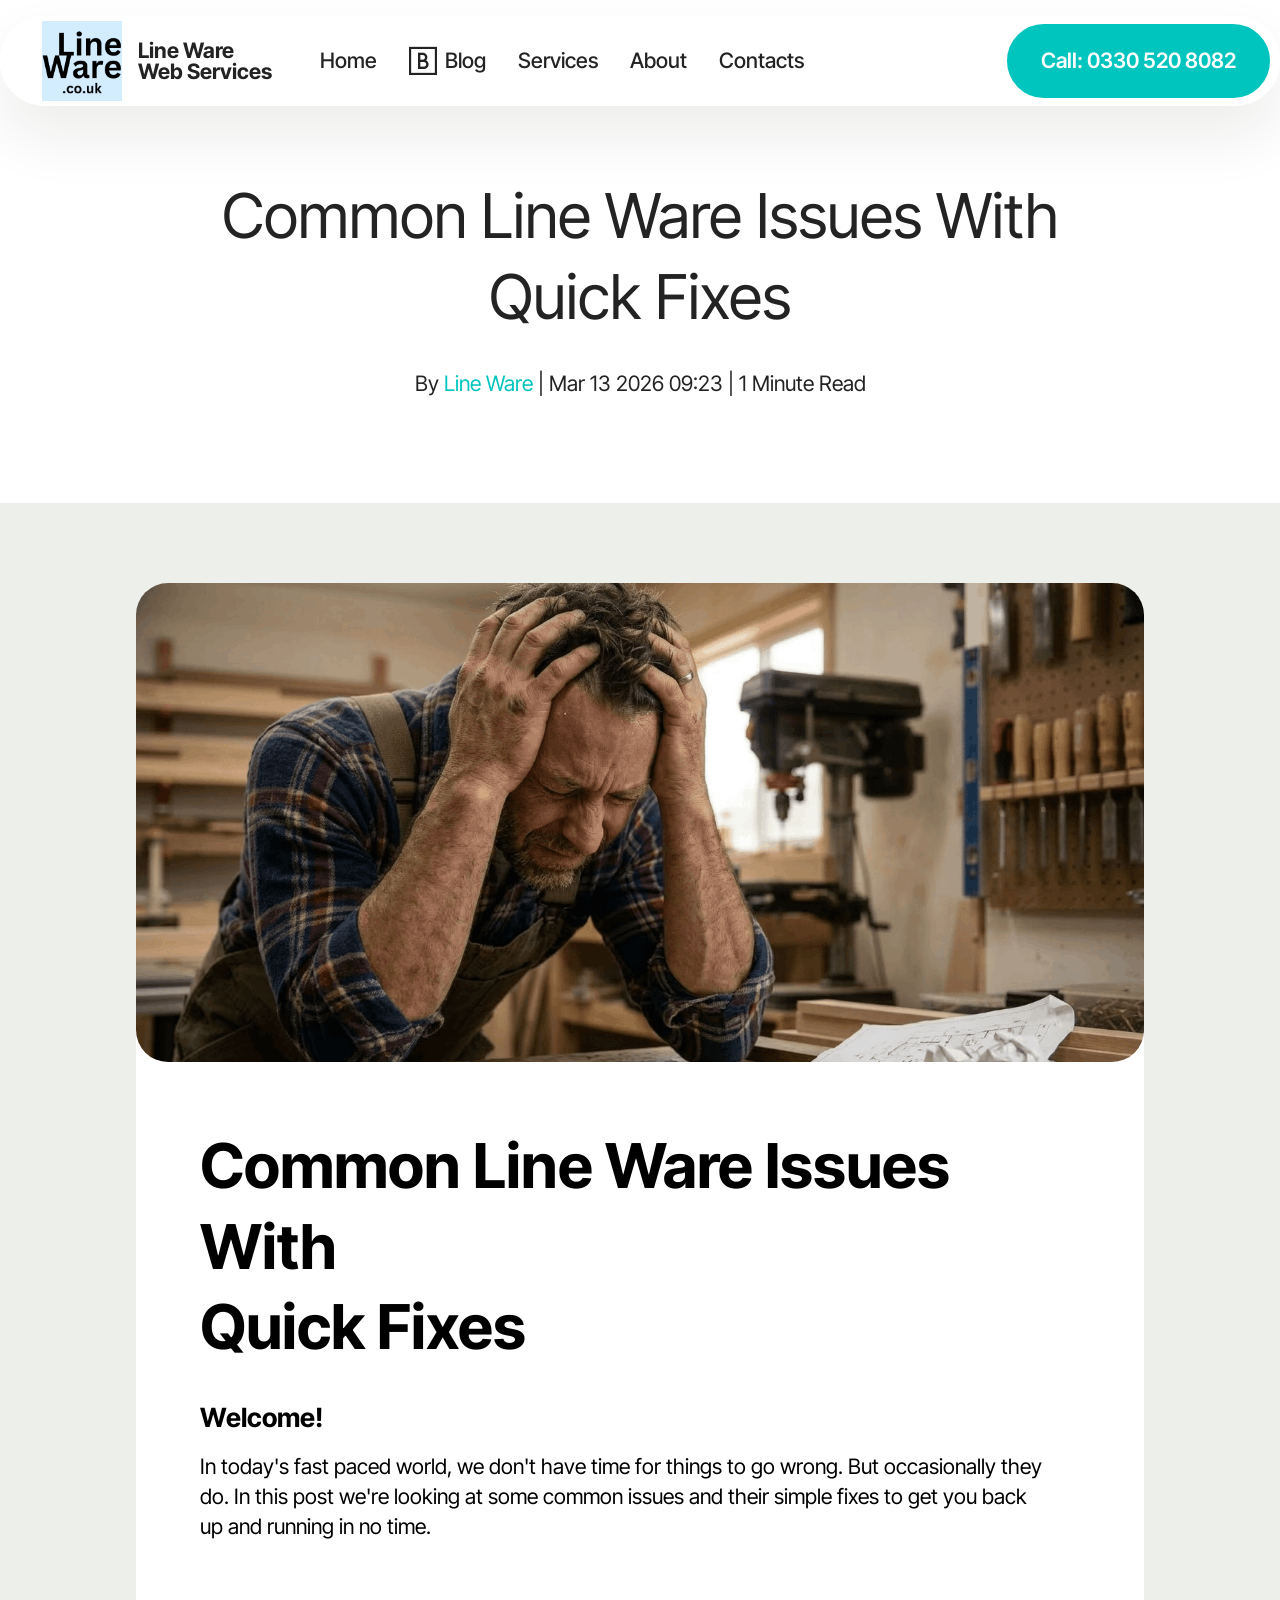
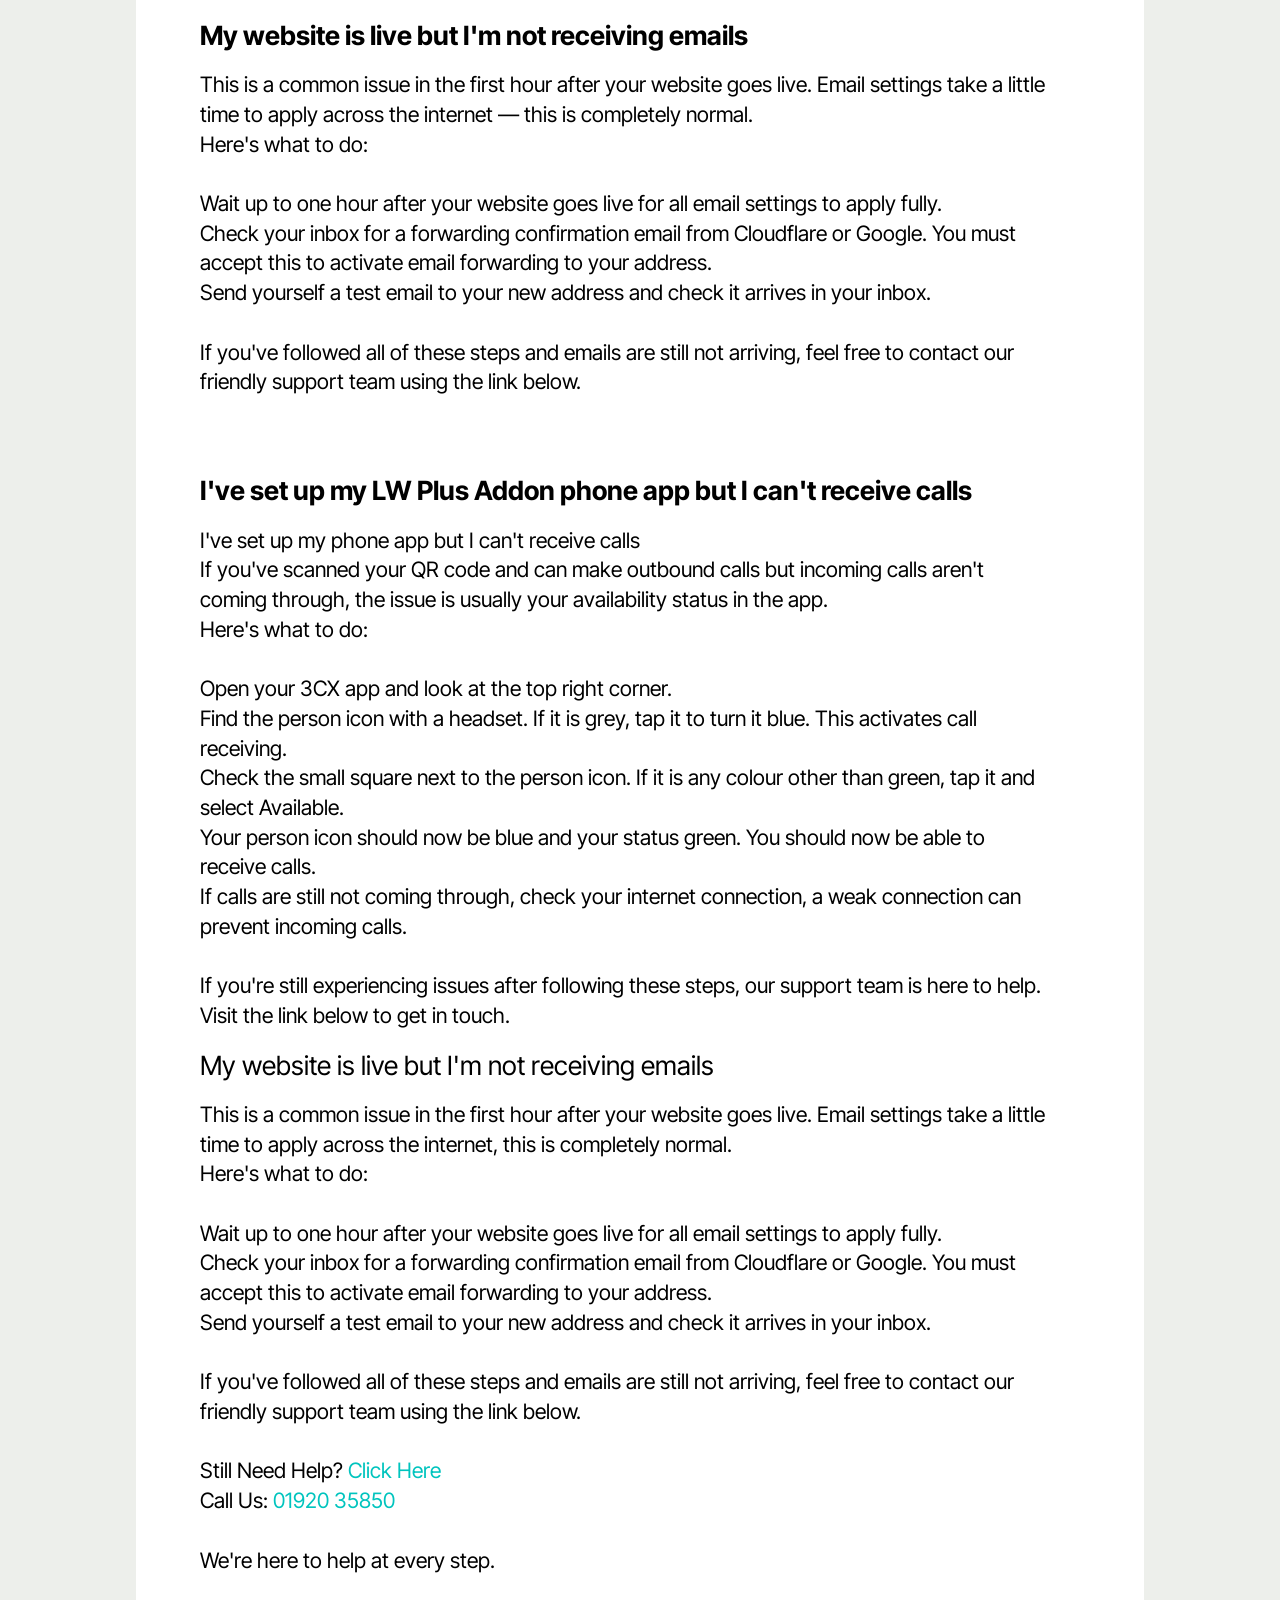
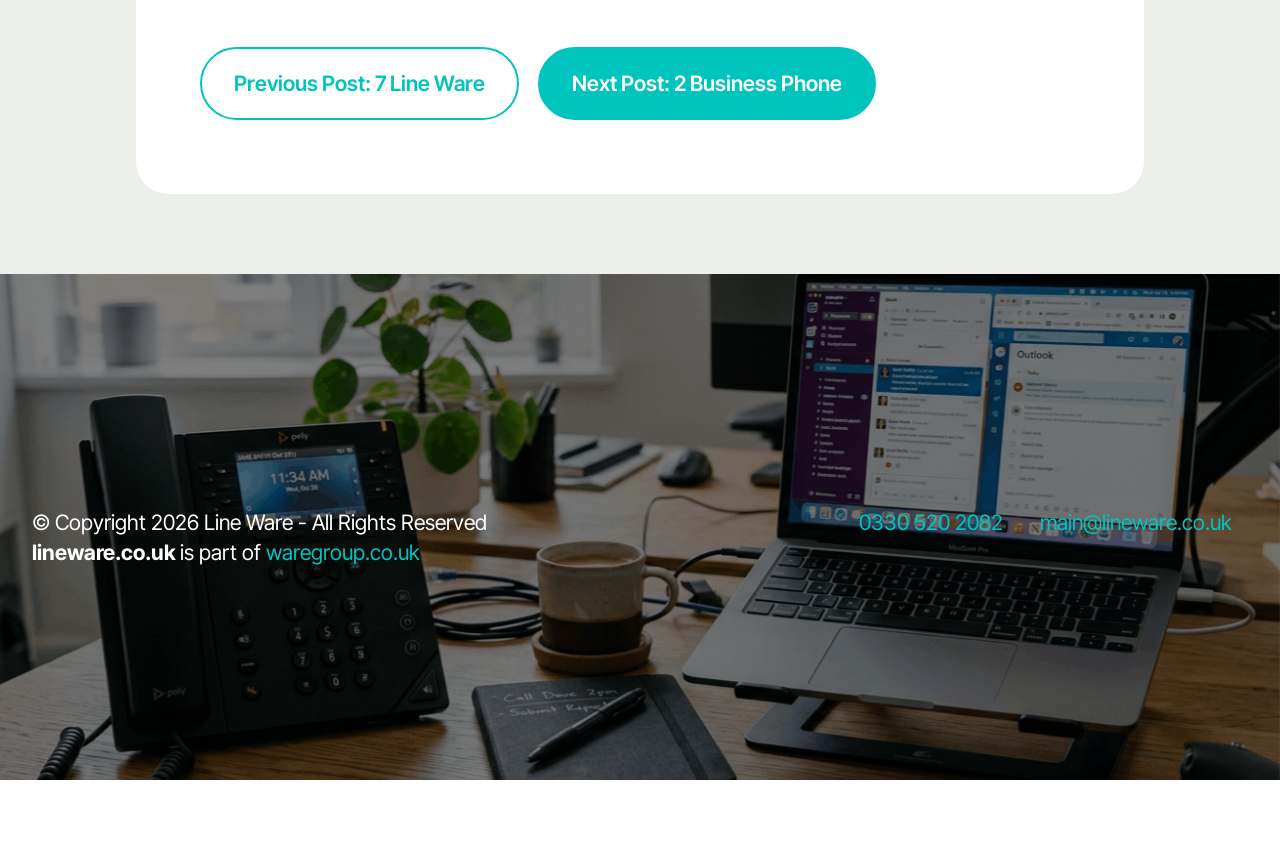
<file: common-line-ware-issues-with-quick-fixes.html>
<!DOCTYPE html>
<html  >
<head>
  <!-- Site made with Mobirise Website Builder v6.0.6, https://mobirise.com -->
  <meta charset="UTF-8">
  <meta http-equiv="X-UA-Compatible" content="IE=edge">
  <meta name="generator" content="Mobirise v6.0.6, mobirise.com">
  <meta name="twitter:card" content="summary_large_image"/>
  <meta name="twitter:image:src" content="assets/images/common-line-ware-issues-with-quick-fixes-meta.png">
  <meta property="og:image" content="assets/images/common-line-ware-issues-with-quick-fixes-meta.png">
  <meta name="twitter:title" content="Line Ware Blog | 1 Post: Common Line Ware Issues With Quick Fixes.">
  <meta name="viewport" content="width=device-width, initial-scale=1, minimum-scale=1">
  <link rel="shortcut icon" href="assets/images/linewarelogo1-128x128-2.png" type="image/x-icon">
  <meta name="description" content="">
  
  
  <title>Line Ware Blog | 1 Post: Common Line Ware Issues With Quick Fixes.</title>
  <link rel="stylesheet" href="assets/web/assets/mobirise-icons2/mobirise2.css">
  <link rel="stylesheet" href="assets/bootstrap/css/bootstrap.min.css">
  <link rel="stylesheet" href="assets/bootstrap/css/bootstrap-grid.min.css">
  <link rel="stylesheet" href="assets/bootstrap/css/bootstrap-reboot.min.css">
  <link rel="stylesheet" href="assets/parallax/jarallax.css">
  <link rel="stylesheet" href="assets/animatecss/animate.css">
  <link rel="stylesheet" href="assets/dropdown/css/style.css">
  <link rel="stylesheet" href="assets/theme/css/style.css">
  <link rel="preload" href="https://fonts.googleapis.com/css?family=Inter+Tight:100,200,300,400,500,600,700,800,900,100i,200i,300i,400i,500i,600i,700i,800i,900i&display=swap" as="style" onload="this.onload=null;this.rel='stylesheet'">
  <noscript><link rel="stylesheet" href="https://fonts.googleapis.com/css?family=Inter+Tight:100,200,300,400,500,600,700,800,900,100i,200i,300i,400i,500i,600i,700i,800i,900i&display=swap"></noscript>
  <link rel="preload" as="style" href="assets/mobirise/css/mbr-additional.css?v=vHPjJa"><link rel="stylesheet" href="assets/mobirise/css/mbr-additional.css?v=vHPjJa" type="text/css">

  
  
  
</head>
<body>
  
  <section data-bs-version="5.1" class="menu menu1 cid-vdd0ZykHca" once="menu" id="menu01-r">
	

	<nav class="navbar navbar-dropdown navbar-fixed-top navbar-expand-lg">
		<div class="container">
			<div class="navbar-brand">
				<span class="navbar-logo">
					<a href="index.html">
						<img src="assets/images/linewarelogo1-2000x2000.png" alt="Line Ware Logo" style="height: 5rem;">
					</a>
				</span>
				<span class="navbar-caption-wrap"><a class="navbar-caption text-black text-primary display-4" href="index.html">Line Ware <br>Web Services</a></span>
			</div>
			<button class="navbar-toggler" type="button" data-toggle="collapse" data-bs-toggle="collapse" data-target="#navbarSupportedContent" data-bs-target="#navbarSupportedContent" aria-controls="navbarNavAltMarkup" aria-expanded="false" aria-label="Toggle navigation">
				<div class="hamburger">
					<span></span>
					<span></span>
					<span></span>
					<span></span>
				</div>
			</button>
			<div class="collapse navbar-collapse" id="navbarSupportedContent">
				<ul class="navbar-nav nav-dropdown" data-app-modern-menu="true"><li class="nav-item">
						<a class="nav-link link text-black text-primary display-4" href="index.html">Home</a>
					</li><li class="nav-item"><a class="nav-link link text-black text-primary display-4" href="blog.html"><span class="mobi-mbri mobi-mbri-bootstrap mbr-iconfont mbr-iconfont-btn"></span>Blog</a></li><li class="nav-item"><a class="nav-link link text-black text-primary display-4" href="index.html#features04-g">Services</a></li><li class="nav-item"><a class="nav-link link text-black text-primary display-4" href="index.html#article12-4">About</a></li>
					
					<li class="nav-item">
						<a class="nav-link link text-black text-primary display-4" href="index.html#contacts01-7">Contacts</a>
					</li></ul>
				
				<div class="navbar-buttons mbr-section-btn"><a class="btn btn-warning display-4" href="tel:+443305202132">Call: 0330 520 8082</a></div>
			</div>
		</div>
	</nav>
</section>

<section data-bs-version="5.1" class="article11 cid-vdHPVvBEPs" id="article11-10">
    

    
    
    <div class="container">
        <div class="row justify-content-center">
            <div class="title col-md-12 col-lg-10">
                <h3 class="mbr-section-title mbr-fonts-style align-center mt-0 mb-0 display-2"><br>Common Line Ware Issues With
<div>Quick Fixes</div></h3>
                <h4 class="mbr-section-subtitle align-center mbr-fonts-style mt-4 display-7">By <a href="lineware-articles.html" class="text-warning text-primary">Line Ware</a>&nbsp;| Mar 13 2026 09:23 | 1 Minute Read</h4>
                
            </div>
        </div>
    </div>
</section>

<section data-bs-version="5.1" class="article8 cid-vdHDmDztS8" id="article08-t">
  

  
  
  <div class="container">
    <div class="row justify-content-center">
      <div class="card col-md-12 col-lg-10">
        <div class="card-wrapper">
          <div class="image-wrapper d-flex justify-content-center mb-4">
            <img src="assets/images/stressed1-1408x670.png" alt="Stressed Man">
          </div>
          <div class="card-content-text">
            <h3 class="card-title mbr-fonts-style mbr-white mt-3 mb-4 display-2"><strong>Common Line Ware Issues With</strong><br><strong>Quick Fixes</strong></h3>
          <div class="row card-box align-left">
            <div class="item features-without-image col-12 active">
              <div class="item-wrapper">
                <h4 class="mbr-section-subtitle mbr-fonts-style mb-3 display-5"><strong>Welcome!</strong></h4>
                <p class="mbr-text mbr-fonts-style display-7">In today's fast paced world, we don't have time for things to go wrong. But occasionally they do. In this post we're looking at some common issues and their simple fixes to get you back up and running in no time.<br><br><br></p>
              </div>
            </div><div class="item features-without-image col-12">
              <div class="item-wrapper">
                <h4 class="mbr-section-subtitle mbr-fonts-style mb-3 display-5"><strong>My website is live but I'm not receiving emails</strong></h4>
                <p class="mbr-text mbr-fonts-style display-7">This is a common issue in the first hour after your website goes live. Email settings take a little time to apply across the internet — this is completely normal.
<br>Here's what to do:
<br>
<br>Wait up to one hour after your website goes live for all email settings to apply fully.
<br>Check your inbox for a forwarding confirmation email from Cloudflare or Google. You must accept this to activate email forwarding to your address.
<br>Send yourself a test email to your new address and check it arrives in your inbox.
<br>
<br>If you've followed all of these steps and emails are still not arriving, feel free to contact our friendly support team using the link below.<br><br><br></p>
              </div>
            </div><div class="item features-without-image col-12">
              <div class="item-wrapper">
                <h4 class="mbr-section-subtitle mbr-fonts-style mb-3 display-5"><strong>I've set up my LW Plus Addon phone app but I can't receive calls</strong></h4>
                <p class="mbr-text mbr-fonts-style display-7">I've set up my phone app but I can't receive calls<br>If you've scanned your QR code and can make outbound calls but incoming calls aren't coming through, the issue is usually your availability status in the app.<br>Here's what to do:<br><br>Open your 3CX app and look at the top right corner.<br>Find the person icon with a headset. If it is grey, tap it to turn it blue. This activates call receiving.<br>Check the small square next to the person icon. If it is any colour other than green, tap it and select Available.<br>Your person icon should now be blue and your status green. You should now be able to receive calls.<br>If calls are still not coming through, check your internet connection, a weak connection can prevent incoming calls.<br><br>If you're still experiencing issues after following these steps, our support team is here to help. Visit the link below to get in touch.</p>
              </div>
            </div><div class="item features-without-image col-12">
              <div class="item-wrapper">
                <h4 class="mbr-section-subtitle mbr-fonts-style mb-3 display-5">My website is live but I'm not receiving emails</h4>
                <p class="mbr-text mbr-fonts-style display-7">This is a common issue in the first hour after your website goes live. Email settings take a little time to apply across the internet, this is completely normal.<br>Here's what to do:<br><br>Wait up to one hour after your website goes live for all email settings to apply fully.<br>Check your inbox for a forwarding confirmation email from Cloudflare or Google. You must accept this to activate email forwarding to your address.<br>Send yourself a test email to your new address and check it arrives in your inbox.<br><br>If you've followed all of these steps and emails are still not arriving, feel free to contact our friendly support team using the link below.<br><br>Still Need Help? <a href="index.html#contacts01-i" class="text-warning">Click Here</a><br>Call Us: <a href="tel:+441920358350" class="text-warning text-primary">01920 35850</a><br><br>We're here to help at every step.<br><br></p>
              </div>
            </div>
            
            

            <div class="mbr-section-btn mt-3"><a class="btn btn-warning-outline display-7" href="what-line-ware-can-do-for-trade.html">Previous Post:&nbsp;7 Line Ware</a> <a class="btn btn-warning display-7" href="dedicated-numbers-for-business.html">Next Post: 2 Business Phone</a></div>
          </div>
          </div>
        </div>
      </div>
    </div>
  </div>
</section>

<section data-bs-version="5.1" class="footer2 cid-vdruQiumK5 mbr-parallax-background" once="footers" id="footer02-s">
    

    
    <div class="mbr-overlay" style="opacity: 0.5; background-color: rgb(0, 0, 0);">
    </div>

    <div class="container">
        <div class="row">
            <div class="col-12 col-lg-6 center mt-2 mb-3">
                <p class="mbr-fonts-style copyright mb-0 display-7">
                    <br><br><br><br><br><br>© Copyright 2026 Line Ware - All Rights Reserved<br><strong>lineware.co.uk </strong>is part of <a href="https://waregroup.co.uk" class="text-warning">waregroup.co.uk</a><br><br><br><br><br><br></p>
            </div>
            <div class="col-12 col-lg-6 center">
                <div class="row-links mt-2 mb-3">
                    <ul class="row-links-soc">
                        
                        
                        
                        
                    <li class="row-links-soc-item mbr-fonts-style display-7"><a href="tel:+443305202082" class="text-warning text-primary">0330 520 2082&nbsp;</a></li><li class="row-links-soc-item mbr-fonts-style display-7"><a href="mailto:main@lineware.co.uk" class="text-warning text-primary">main@lineware.co.uk</a></li></ul>
                </div>
            </div>
        </div>
    </div>
</section><section class="display-7" style="padding: 0;align-items: center;justify-content: center;flex-wrap: wrap;    align-content: center;display: flex;position: relative;height: 4rem;"><a href="https://mobiri.se/" style="flex: 1 1;height: 4rem;position: absolute;width: 100%;z-index: 1;"><img alt="" style="height: 4rem;" src="[data-uri]"></a><p style="margin: 0;text-align: center;" class="display-7">&#8204;</p><a style="z-index:1" href="https://mobirise.com/builder/ai-website-maker.html">Best AI Website Maker</a></section><script src="assets/bootstrap/js/bootstrap.bundle.min.js"></script>  <script src="assets/parallax/jarallax.js"></script>  <script src="assets/smoothscroll/smooth-scroll.js"></script>  <script src="assets/ytplayer/index.js"></script>  <script src="assets/dropdown/js/navbar-dropdown.js"></script>  <script src="assets/theme/js/script.js"></script>  
  
  
 <div id="scrollToTop" class="scrollToTop mbr-arrow-up"><a style="text-align: center;"><i class="mbr-arrow-up-icon mbr-arrow-up-icon-cm cm-icon cm-icon-smallarrow-up"></i></a></div>
    <input name="animation" type="hidden">
  </body>
</html>
</file>
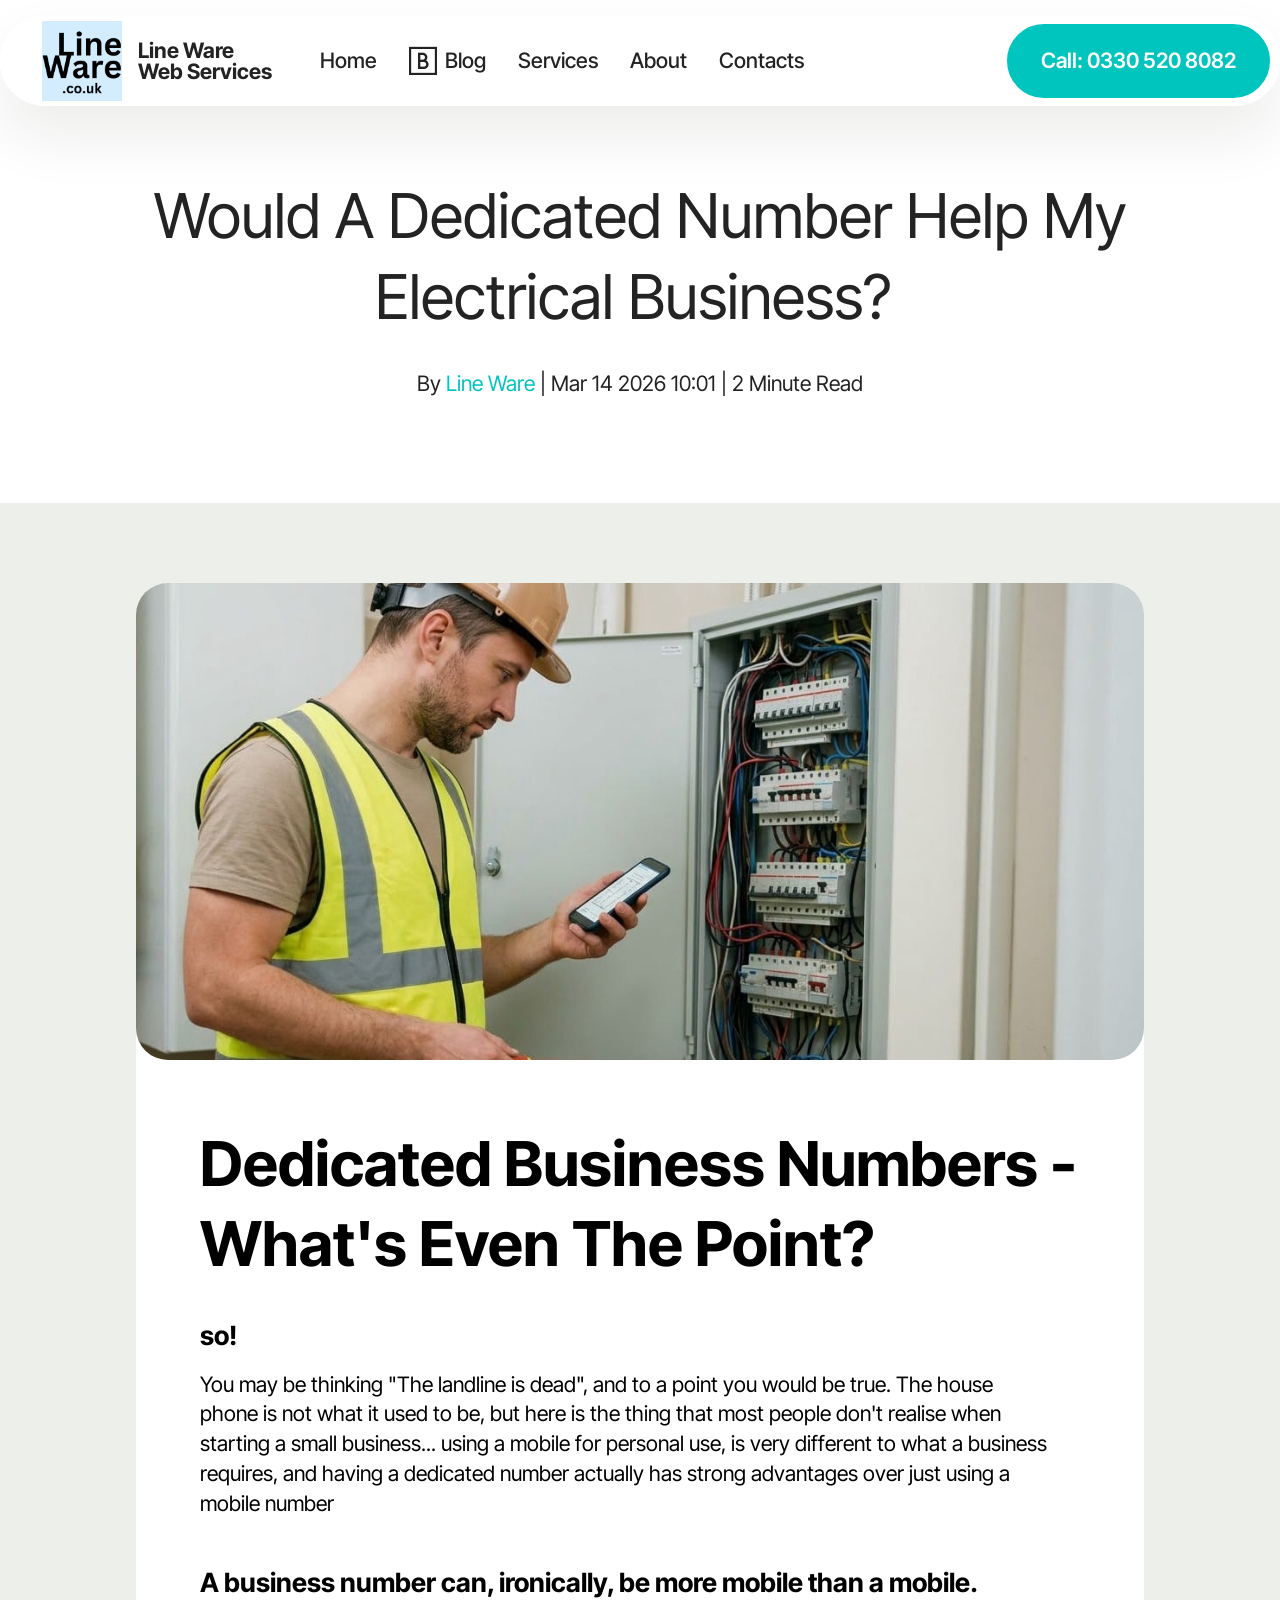
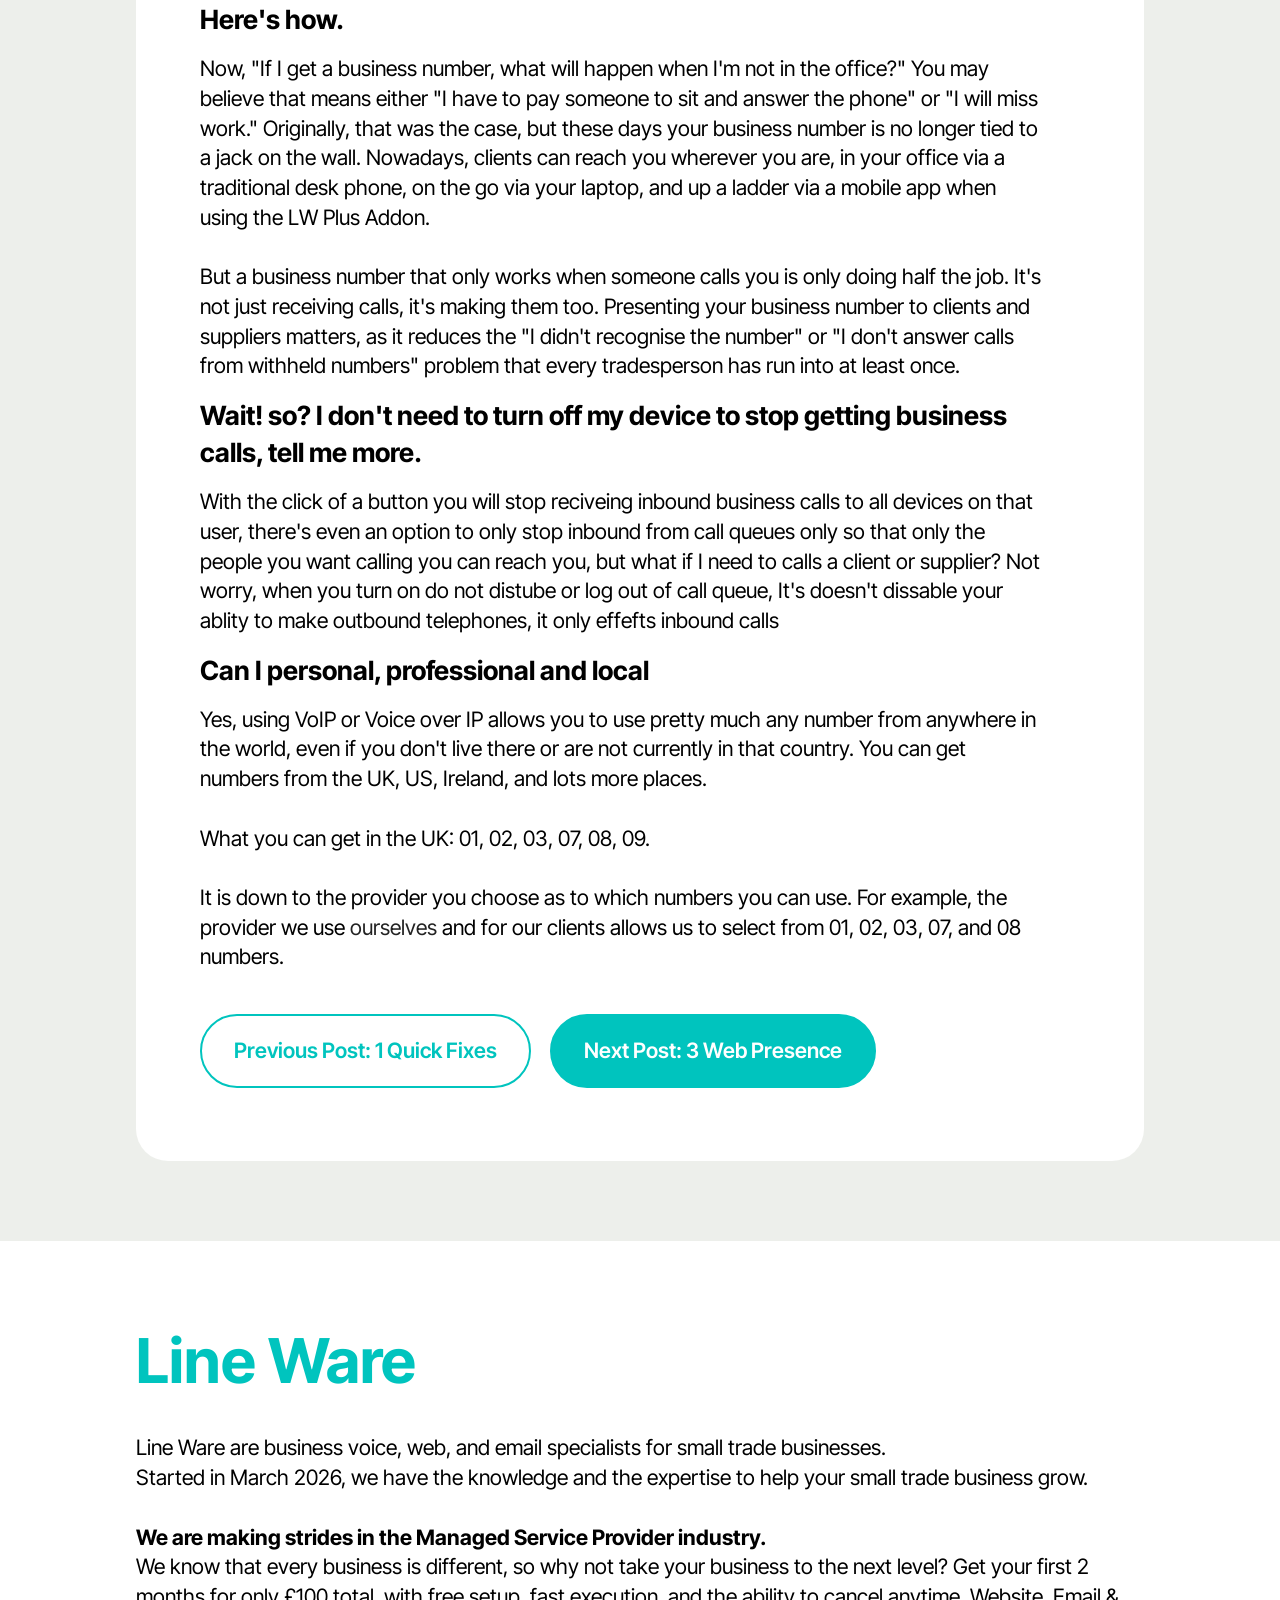
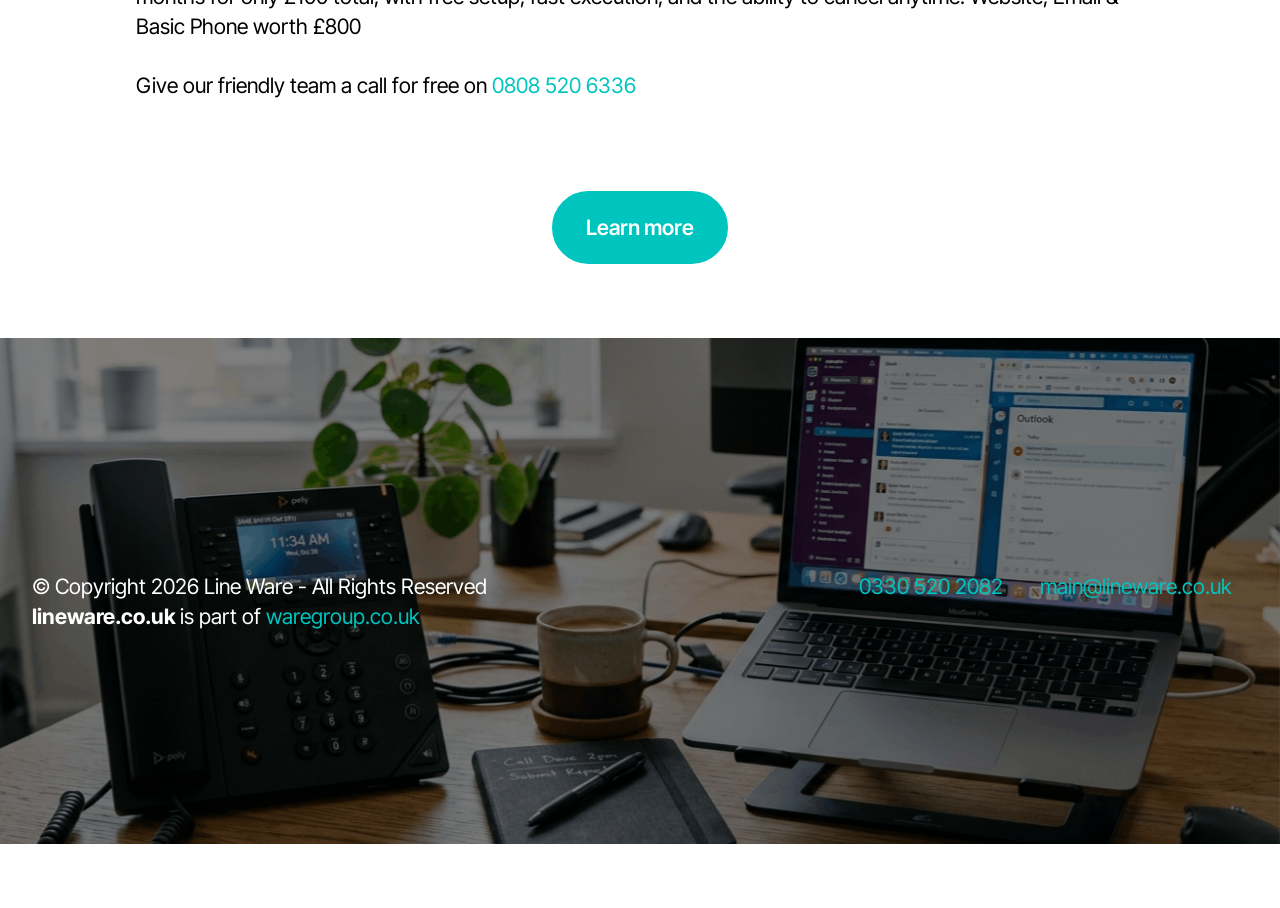
<file: dedicated-numbers-for-business.html>
<!DOCTYPE html>
<html  >
<head>
  <!-- Site made with Mobirise Website Builder v6.0.6, https://mobirise.com -->
  <meta charset="UTF-8">
  <meta http-equiv="X-UA-Compatible" content="IE=edge">
  <meta name="generator" content="Mobirise v6.0.6, mobirise.com">
  <meta name="twitter:card" content="summary_large_image"/>
  <meta name="twitter:image:src" content="assets/images/dedicated-numbers-for-business-meta.jpg">
  <meta property="og:image" content="assets/images/dedicated-numbers-for-business-meta.jpg">
  <meta name="twitter:title" content="Line Ware Blog | 2 Post: Would A Dedicated Number Help My Electrical Business?">
  <meta name="viewport" content="width=device-width, initial-scale=1, minimum-scale=1">
  <link rel="shortcut icon" href="assets/images/linewarelogo1-128x128-2.png" type="image/x-icon">
  <meta name="description" content="">
  
  
  <title>Line Ware Blog | 2 Post: Would A Dedicated Number Help My Electrical Business?</title>
  <link rel="stylesheet" href="assets/web/assets/mobirise-icons2/mobirise2.css">
  <link rel="stylesheet" href="assets/bootstrap/css/bootstrap.min.css">
  <link rel="stylesheet" href="assets/bootstrap/css/bootstrap-grid.min.css">
  <link rel="stylesheet" href="assets/bootstrap/css/bootstrap-reboot.min.css">
  <link rel="stylesheet" href="assets/parallax/jarallax.css">
  <link rel="stylesheet" href="assets/animatecss/animate.css">
  <link rel="stylesheet" href="assets/dropdown/css/style.css">
  <link rel="stylesheet" href="assets/theme/css/style.css">
  <link rel="preload" href="https://fonts.googleapis.com/css?family=Inter+Tight:100,200,300,400,500,600,700,800,900,100i,200i,300i,400i,500i,600i,700i,800i,900i&display=swap" as="style" onload="this.onload=null;this.rel='stylesheet'">
  <noscript><link rel="stylesheet" href="https://fonts.googleapis.com/css?family=Inter+Tight:100,200,300,400,500,600,700,800,900,100i,200i,300i,400i,500i,600i,700i,800i,900i&display=swap"></noscript>
  <link rel="preload" as="style" href="assets/mobirise/css/mbr-additional.css?v=boUhRv"><link rel="stylesheet" href="assets/mobirise/css/mbr-additional.css?v=boUhRv" type="text/css">

  
  
  
</head>
<body>
  
  <section data-bs-version="5.1" class="menu menu1 cid-vdM6j3qJJY" once="menu" id="menu01-1a">
	

	<nav class="navbar navbar-dropdown navbar-fixed-top navbar-expand-lg">
		<div class="container">
			<div class="navbar-brand">
				<span class="navbar-logo">
					<a href="index.html">
						<img src="assets/images/linewarelogo1-2000x2000.png" alt="Line Ware Logo" style="height: 5rem;">
					</a>
				</span>
				<span class="navbar-caption-wrap"><a class="navbar-caption text-black text-primary display-4" href="index.html">Line Ware <br>Web Services</a></span>
			</div>
			<button class="navbar-toggler" type="button" data-toggle="collapse" data-bs-toggle="collapse" data-target="#navbarSupportedContent" data-bs-target="#navbarSupportedContent" aria-controls="navbarNavAltMarkup" aria-expanded="false" aria-label="Toggle navigation">
				<div class="hamburger">
					<span></span>
					<span></span>
					<span></span>
					<span></span>
				</div>
			</button>
			<div class="collapse navbar-collapse" id="navbarSupportedContent">
				<ul class="navbar-nav nav-dropdown" data-app-modern-menu="true"><li class="nav-item">
						<a class="nav-link link text-black text-primary display-4" href="index.html">Home</a>
					</li><li class="nav-item"><a class="nav-link link text-black text-primary display-4" href="blog.html"><span class="mobi-mbri mobi-mbri-bootstrap mbr-iconfont mbr-iconfont-btn"></span>Blog</a></li><li class="nav-item"><a class="nav-link link text-black text-primary display-4" href="index.html#features04-g">Services</a></li><li class="nav-item"><a class="nav-link link text-black text-primary display-4" href="index.html#article12-4">About</a></li>
					
					<li class="nav-item">
						<a class="nav-link link text-black text-primary display-4" href="index.html#contacts01-7">Contacts</a>
					</li></ul>
				
				<div class="navbar-buttons mbr-section-btn"><a class="btn btn-warning display-4" href="tel:+443305202132">Call: 0330 520 8082</a></div>
			</div>
		</div>
	</nav>
</section>

<section data-bs-version="5.1" class="article11 cid-vdM6j3XgRu" id="article11-1b">
    

    
    
    <div class="container">
        <div class="row justify-content-center">
            <div class="title col-md-12 col-lg-10">
                <h3 class="mbr-section-title mbr-fonts-style align-center mt-0 mb-0 display-2"><br>Would A Dedicated Number Help My Electrical Business?&nbsp;</h3>
                <h4 class="mbr-section-subtitle align-center mbr-fonts-style mt-4 display-7">By <a href="lineware-articles.html" class="text-warning text-primary">Line Ware</a>&nbsp;| Mar 14 2026 10:01 | 2 Minute Read</h4>
                
            </div>
        </div>
    </div>
</section>

<section data-bs-version="5.1" class="article8 cid-vdM6j4lfvc" id="article08-1c">
  

  
  
  <div class="container">
    <div class="row justify-content-center">
      <div class="card col-md-12 col-lg-10">
        <div class="card-wrapper">
          <div class="image-wrapper d-flex justify-content-center mb-4">
            <img src="assets/images/electrician1-1166x686.jpeg" alt="Electrician">
          </div>
          <div class="card-content-text">
            <h3 class="card-title mbr-fonts-style mbr-white mt-3 mb-4 display-2"><strong>Dedicated Business Numbers - What's Even The Point?&nbsp;</strong></h3>
          <div class="row card-box align-left">
            <div class="item features-without-image col-12 active">
              <div class="item-wrapper">
                <h4 class="mbr-section-subtitle mbr-fonts-style mb-3 display-5"><strong>so!</strong></h4>
                <p class="mbr-text mbr-fonts-style display-7">You may be thinking "The landline is dead", and to a point you would be true. The house phone is not what it used to be, but here is the thing that most people don't realise when starting a small business... using a mobile for personal use, is very different to&nbsp;what  a business requires, and having a dedicated number actually has strong advantages over just using a mobile number<br><br></p>
              </div>
            </div><div class="item features-without-image col-12">
              <div class="item-wrapper">
                <h4 class="mbr-section-subtitle mbr-fonts-style mb-3 display-5"><strong>A business number can, ironically, be more mobile than a mobile. Here's how.</strong></h4>
                <p class="mbr-text mbr-fonts-style display-7">Now, "If I get a business number, what will happen when I'm not in the office?" You may believe that means either "I have to pay someone to sit and answer the phone" or "I will miss work." Originally, that was the case, but these days your business number is no longer tied to a jack on the wall. Nowadays, clients can reach you wherever you are, in your office via a traditional desk phone, on the go via your laptop, and up a ladder via a mobile app when using the LW Plus Addon. <br><br>But a business number that only works when someone calls you is only doing half the job. It's not just receiving calls, it's making them too. Presenting your business number to clients and suppliers matters, as it reduces the "I didn't recognise the number" or "I don't answer calls from withheld numbers" problem that every tradesperson has run into at least once.<br></p>
              </div>
            </div><div class="item features-without-image col-12">
              <div class="item-wrapper">
                <h4 class="mbr-section-subtitle mbr-fonts-style mb-3 display-5"><strong>Wait! so?&nbsp;</strong><strong>I don't need to turn off my device to stop getting business calls, t</strong><strong>ell me more.</strong></h4>
                <p class="mbr-text mbr-fonts-style display-7">With the click of a button you will stop reciveing inbound business calls to all devices on that user, there's even an option to only stop inbound from call queues only so that only the people you want calling you can reach you, but what if I need to calls a client or&nbsp;supplier? Not worry, when you turn on do not distube or log out of call queue, It's doesn't dissable your ablity to make outbound telephones, it only effefts inbound calls</p>
              </div>
            </div><div class="item features-without-image col-12">
              <div class="item-wrapper">
                <h4 class="mbr-section-subtitle mbr-fonts-style mb-3 display-5"><strong>Can I personal, professional and local</strong></h4>
                <p class="mbr-text mbr-fonts-style display-7">Yes, using VoIP or Voice over IP allows you to use pretty much any number from anywhere in the world, even if you don't live there or are not currently in that country. You can get numbers from the UK, US, Ireland, and lots more places.<br><br>What you can get in the UK: 01, 02, 03, 07, 08, 09.<br><br>It is down to the provider you choose as to which numbers you can use. For example, the provider we use <a href="index.html" class="text-black">ourselves</a> and for our clients allows us to select from 01, 02, 03, 07, and 08 numbers.<br></p>
              </div>
            </div>
            
            

            <div class="mbr-section-btn mt-3"><a class="btn btn-warning-outline display-7" href="common-line-ware-issues-with-quick-fixes.html">Previous Post: 1 Quick Fixes</a> <a class="btn btn-warning display-7" href="website-for-trades.html">Next Post: 3 Web Presence</a></div>
          </div>
          </div>
        </div>
      </div>
    </div>
  </div>
</section>

<section data-bs-version="5.1" class="article12 cid-vdPpEYosHY" id="article12-1f">    
    
    <div class="container">
        <div class="row justify-content-center">
            <div class="col-md-12 col-lg-10">
                <h3 class="mbr-section-title mbr-fonts-style mb-4 mt-0 display-2"><strong>Line Ware</strong></h3>
                
                <p class="mbr-text mbr-fonts-style display-7">Line Ware are business voice, web, and email specialists for small trade businesses.&nbsp;
<br>Started in March 2026, we have the knowledge and the expertise to help your small trade business grow. 
<br>
<br><strong>We are making strides in the Managed Service Provider industry. 
</strong><br>We know that every business is different, so why not take your business to the next level? Get your first 2 months for only £100&nbsp;total, with free setup, fast execution, and the ability to cancel anytime. Website, Email &amp; Basic Phone worth £800<br><br>Give our friendly team a call for free on <strong><a href="tel:+448085206336" class="text-warning text-primary">0808 520 6336</a></strong></p>
            </div>
        </div>
    </div>
</section>

<section data-bs-version="5.1" class="article16 cid-vdPpFOtC9e" id="article16-1g">
    
    <div class="container">
        <div class="row justify-content-center">
            <div class="col-md-12 col-lg-12">
                <div class="mbr-section-btn align-center"><a class="btn btn-warning display-4" href="index.html">Learn more</a></div>
            </div>
        </div>
    </div>
</section>

<section data-bs-version="5.1" class="footer2 cid-vdM6j4M4b1 mbr-parallax-background" once="footers" id="footer02-1d">
    

    
    <div class="mbr-overlay" style="opacity: 0.5; background-color: rgb(0, 0, 0);">
    </div>

    <div class="container">
        <div class="row">
            <div class="col-12 col-lg-6 center mt-2 mb-3">
                <p class="mbr-fonts-style copyright mb-0 display-7">
                    <br><br><br><br><br><br>© Copyright 2026 Line Ware - All Rights Reserved<br><strong>lineware.co.uk </strong>is part of <a href="https://waregroup.co.uk" class="text-warning">waregroup.co.uk</a><br><br><br><br><br><br></p>
            </div>
            <div class="col-12 col-lg-6 center">
                <div class="row-links mt-2 mb-3">
                    <ul class="row-links-soc">
                        
                        
                        
                        
                    <li class="row-links-soc-item mbr-fonts-style display-7"><a href="tel:+443305202082" class="text-warning text-primary">0330 520 2082&nbsp;</a></li><li class="row-links-soc-item mbr-fonts-style display-7"><a href="mailto:main@lineware.co.uk" class="text-warning text-primary">main@lineware.co.uk</a></li></ul>
                </div>
            </div>
        </div>
    </div>
</section><section class="display-7" style="padding: 0;align-items: center;justify-content: center;flex-wrap: wrap;    align-content: center;display: flex;position: relative;height: 4rem;"><a href="https://mobiri.se/" style="flex: 1 1;height: 4rem;position: absolute;width: 100%;z-index: 1;"><img alt="" style="height: 4rem;" src="[data-uri]"></a><p style="margin: 0;text-align: center;" class="display-7">&#8204;</p><a style="z-index:1" href="https://mobirise.com/builder/ai-website-creator.html">Free AI Website Creator</a></section><script src="assets/bootstrap/js/bootstrap.bundle.min.js"></script>  <script src="assets/parallax/jarallax.js"></script>  <script src="assets/smoothscroll/smooth-scroll.js"></script>  <script src="assets/ytplayer/index.js"></script>  <script src="assets/dropdown/js/navbar-dropdown.js"></script>  <script src="assets/theme/js/script.js"></script>  
  
  
 <div id="scrollToTop" class="scrollToTop mbr-arrow-up"><a style="text-align: center;"><i class="mbr-arrow-up-icon mbr-arrow-up-icon-cm cm-icon cm-icon-smallarrow-up"></i></a></div>
    <input name="animation" type="hidden">
  </body>
</html>
</file>
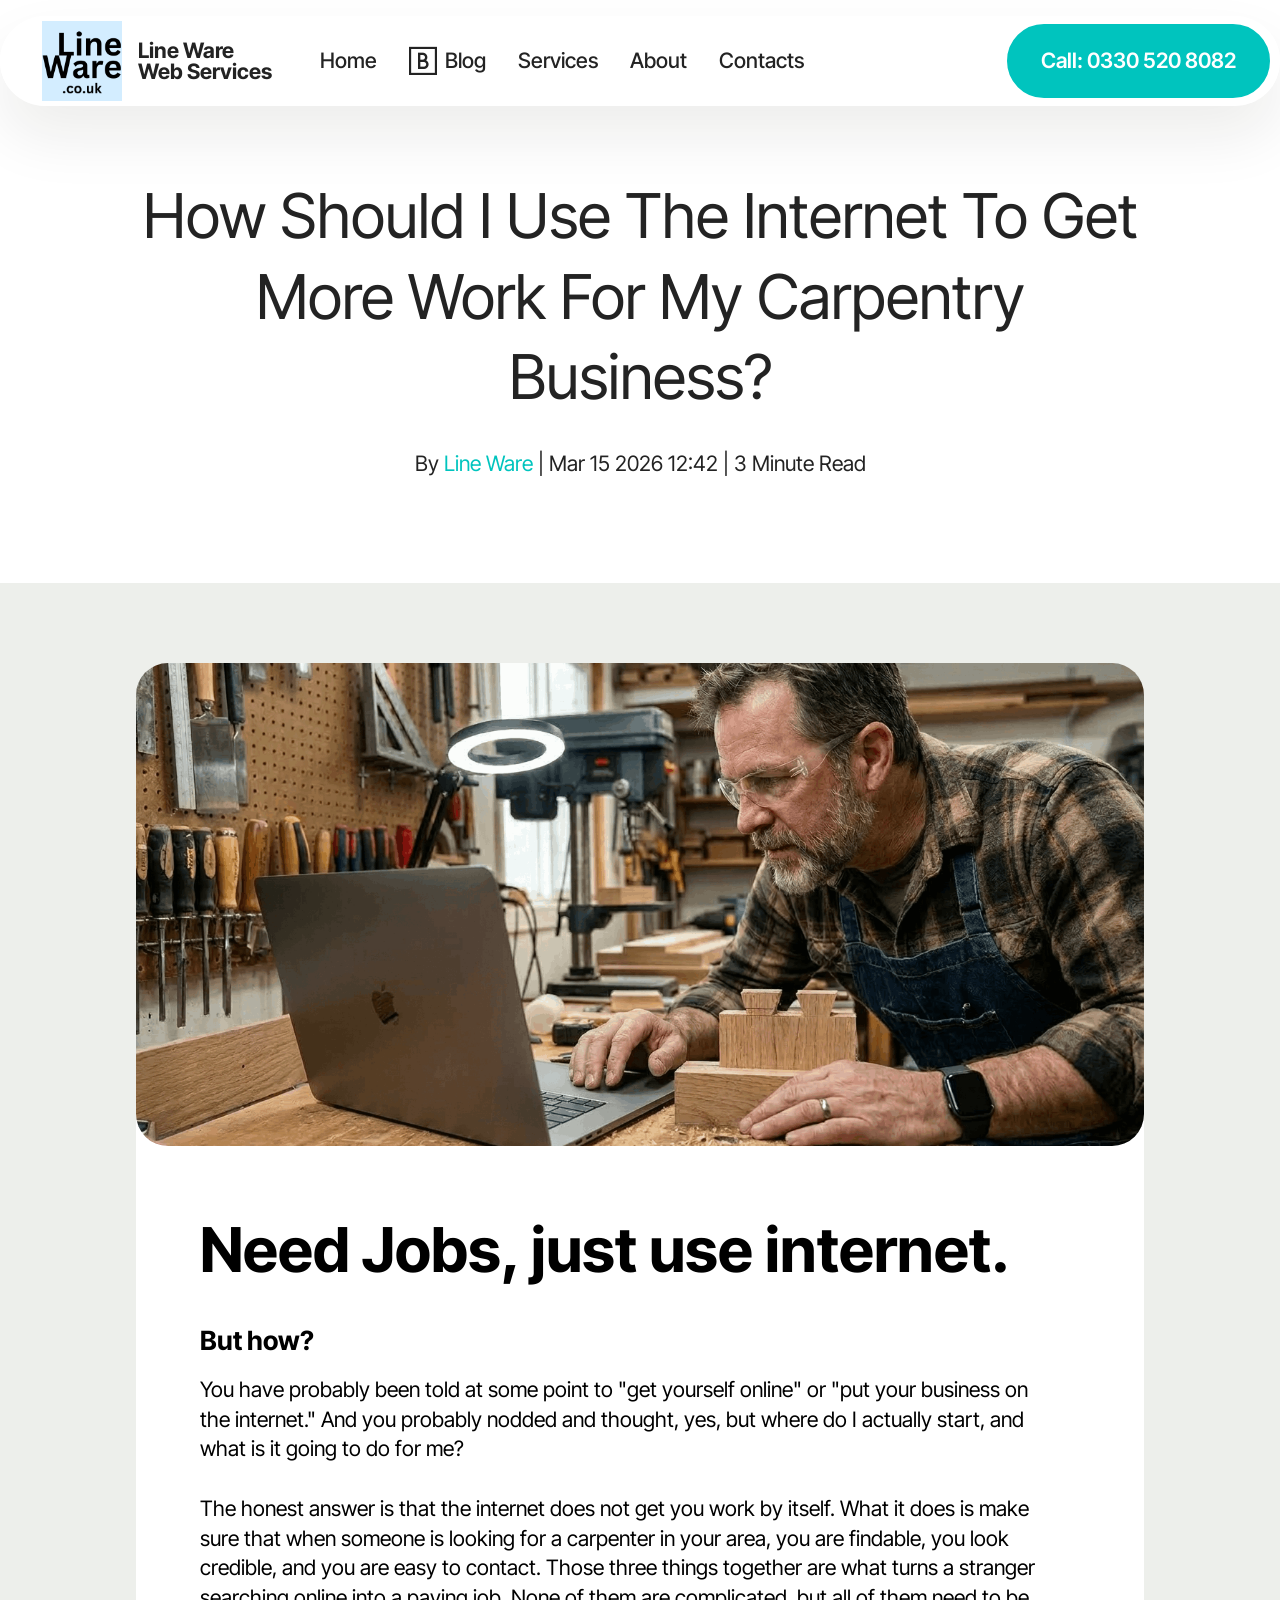
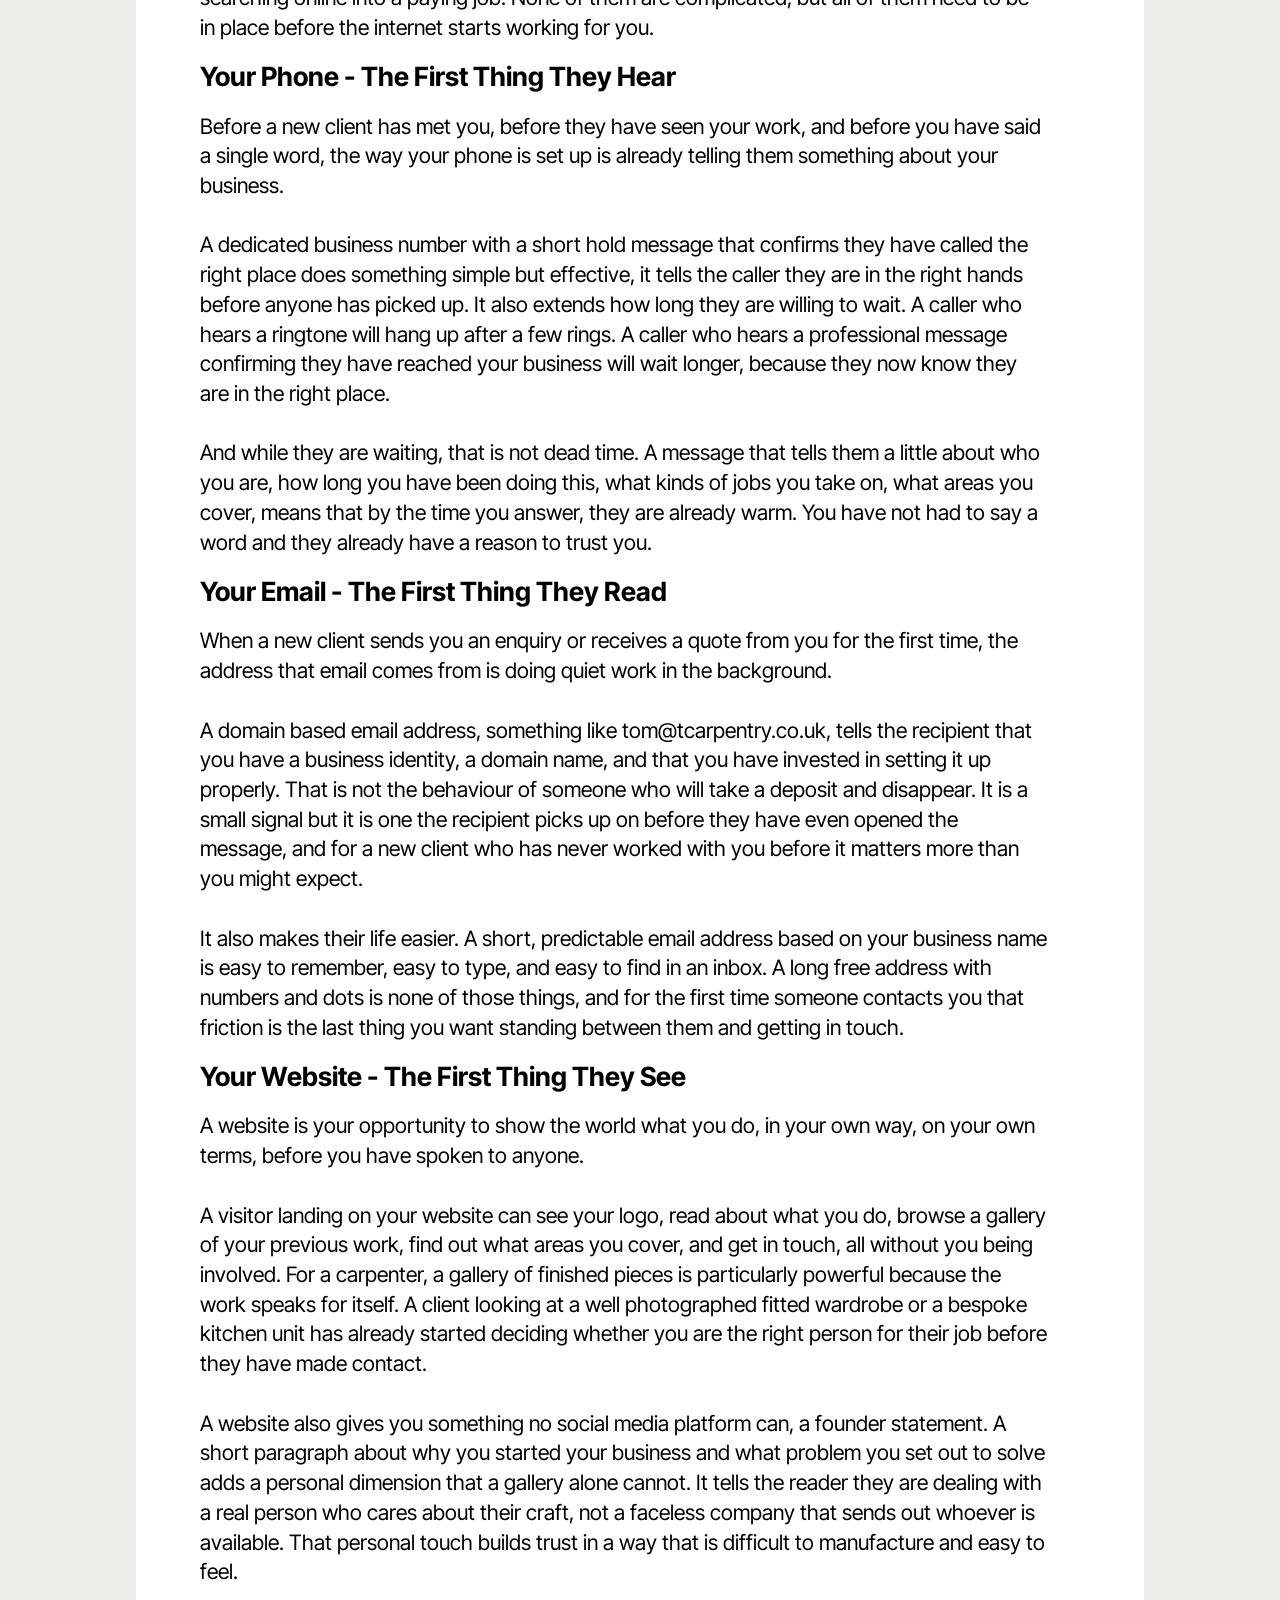
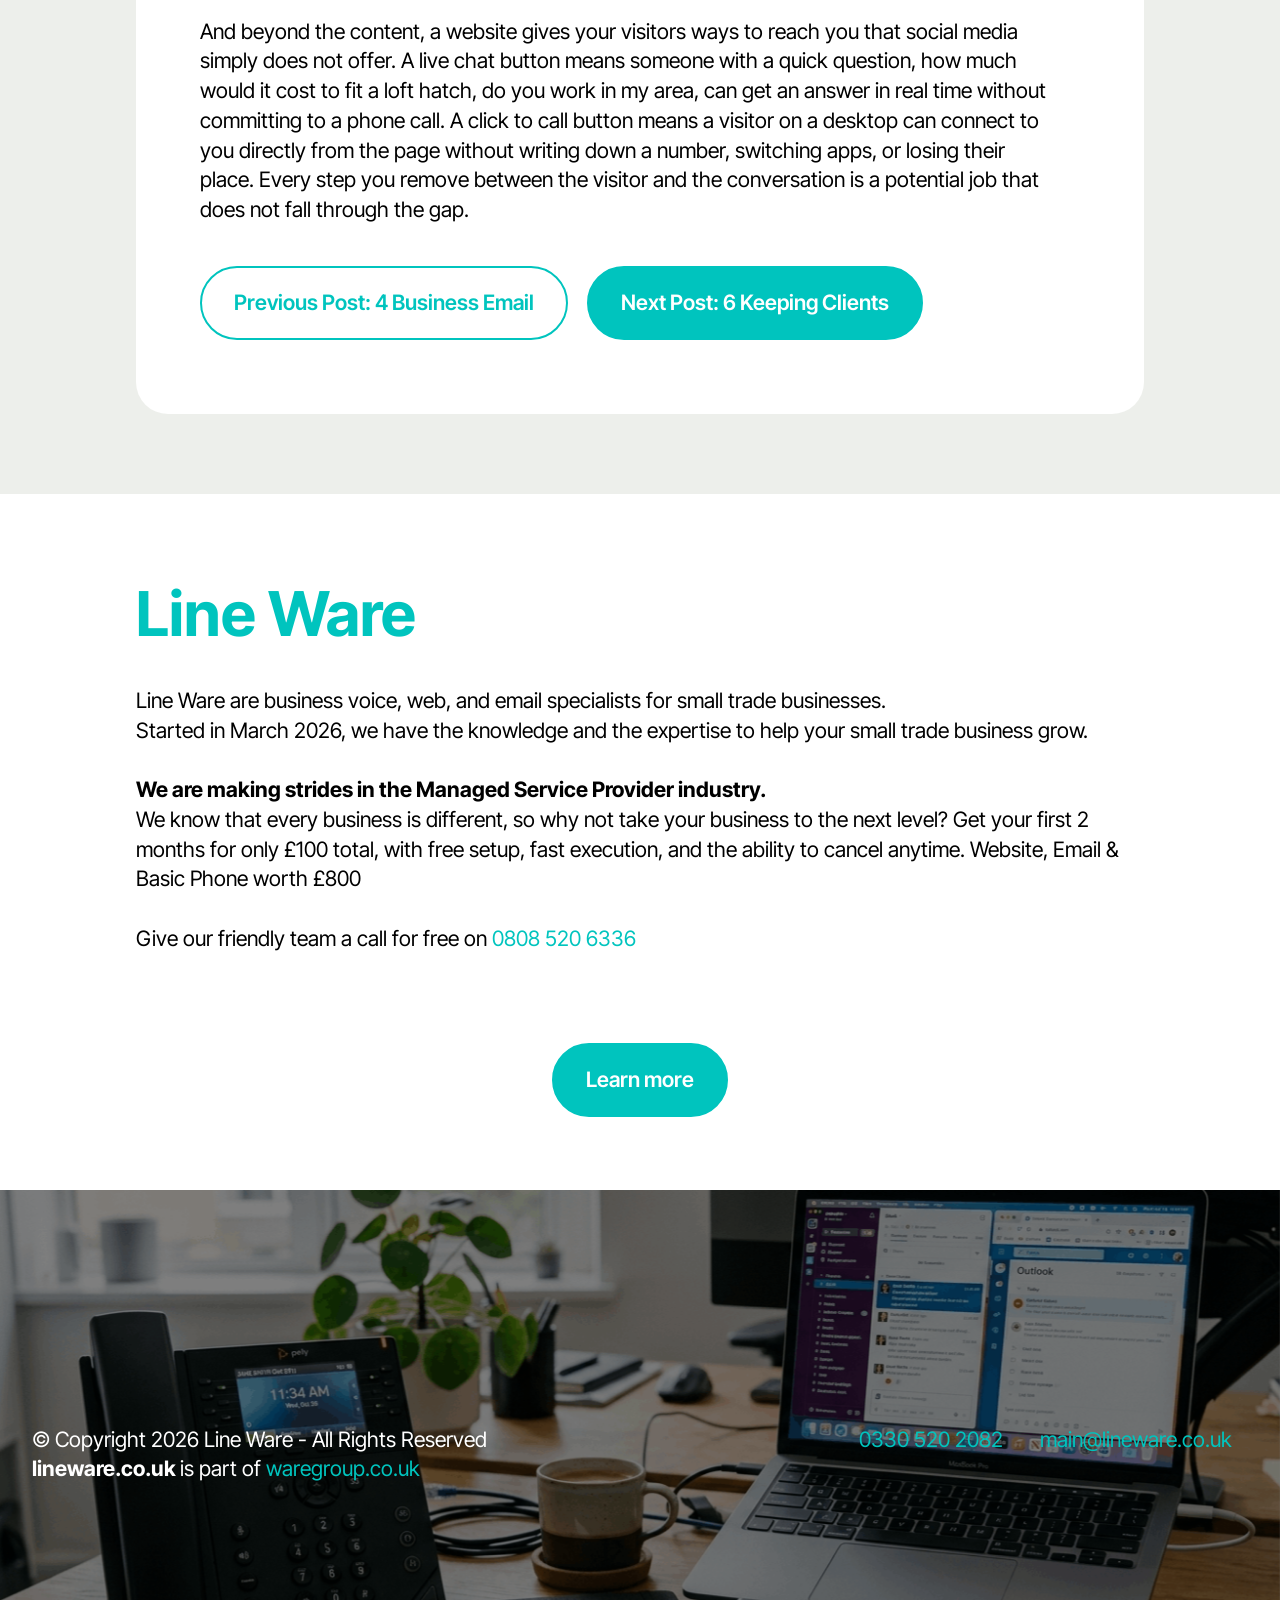
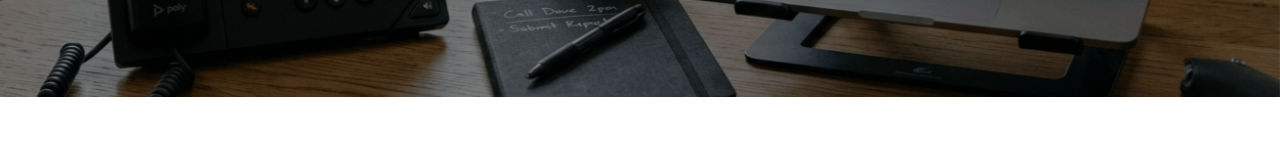
<file: getting-clients-for-trades.html>
<!DOCTYPE html>
<html  >
<head>
  <!-- Site made with Mobirise Website Builder v6.0.6, https://mobirise.com -->
  <meta charset="UTF-8">
  <meta http-equiv="X-UA-Compatible" content="IE=edge">
  <meta name="generator" content="Mobirise v6.0.6, mobirise.com">
  <meta name="twitter:card" content="summary_large_image"/>
  <meta name="twitter:image:src" content="assets/images/getting-clients-for-trades-meta.png">
  <meta property="og:image" content="assets/images/getting-clients-for-trades-meta.png">
  <meta name="twitter:title" content="Line Ware Blog | 5 Post: How Should I Use The Internet To Get More Work For My Carpentry Business?">
  <meta name="viewport" content="width=device-width, initial-scale=1, minimum-scale=1">
  <link rel="shortcut icon" href="assets/images/linewarelogo1-128x128-2.png" type="image/x-icon">
  <meta name="description" content="">
  
  
  <title>Line Ware Blog | 5 Post: How Should I Use The Internet To Get More Work For My Carpentry Business?</title>
  <link rel="stylesheet" href="assets/web/assets/mobirise-icons2/mobirise2.css">
  <link rel="stylesheet" href="assets/bootstrap/css/bootstrap.min.css">
  <link rel="stylesheet" href="assets/bootstrap/css/bootstrap-grid.min.css">
  <link rel="stylesheet" href="assets/bootstrap/css/bootstrap-reboot.min.css">
  <link rel="stylesheet" href="assets/parallax/jarallax.css">
  <link rel="stylesheet" href="assets/animatecss/animate.css">
  <link rel="stylesheet" href="assets/dropdown/css/style.css">
  <link rel="stylesheet" href="assets/theme/css/style.css">
  <link rel="preload" href="https://fonts.googleapis.com/css?family=Inter+Tight:100,200,300,400,500,600,700,800,900,100i,200i,300i,400i,500i,600i,700i,800i,900i&display=swap" as="style" onload="this.onload=null;this.rel='stylesheet'">
  <noscript><link rel="stylesheet" href="https://fonts.googleapis.com/css?family=Inter+Tight:100,200,300,400,500,600,700,800,900,100i,200i,300i,400i,500i,600i,700i,800i,900i&display=swap"></noscript>
  <link rel="preload" as="style" href="assets/mobirise/css/mbr-additional.css?v=j3oHu9"><link rel="stylesheet" href="assets/mobirise/css/mbr-additional.css?v=j3oHu9" type="text/css">

  
  
  
</head>
<body>
  
  <section data-bs-version="5.1" class="menu menu1 cid-vdQHp8s834" once="menu" id="menu01-1t">
	

	<nav class="navbar navbar-dropdown navbar-fixed-top navbar-expand-lg">
		<div class="container">
			<div class="navbar-brand">
				<span class="navbar-logo">
					<a href="index.html">
						<img src="assets/images/linewarelogo1-2000x2000.png" alt="Line Ware Logo" style="height: 5rem;">
					</a>
				</span>
				<span class="navbar-caption-wrap"><a class="navbar-caption text-black text-primary display-4" href="index.html">Line Ware <br>Web Services</a></span>
			</div>
			<button class="navbar-toggler" type="button" data-toggle="collapse" data-bs-toggle="collapse" data-target="#navbarSupportedContent" data-bs-target="#navbarSupportedContent" aria-controls="navbarNavAltMarkup" aria-expanded="false" aria-label="Toggle navigation">
				<div class="hamburger">
					<span></span>
					<span></span>
					<span></span>
					<span></span>
				</div>
			</button>
			<div class="collapse navbar-collapse" id="navbarSupportedContent">
				<ul class="navbar-nav nav-dropdown" data-app-modern-menu="true"><li class="nav-item">
						<a class="nav-link link text-black text-primary display-4" href="index.html">Home</a>
					</li><li class="nav-item"><a class="nav-link link text-black text-primary display-4" href="blog.html"><span class="mobi-mbri mobi-mbri-bootstrap mbr-iconfont mbr-iconfont-btn"></span>Blog</a></li><li class="nav-item"><a class="nav-link link text-black text-primary display-4" href="index.html#features04-g">Services</a></li><li class="nav-item"><a class="nav-link link text-black text-primary display-4" href="index.html#article12-4">About</a></li>
					
					<li class="nav-item">
						<a class="nav-link link text-black text-primary display-4" href="index.html#contacts01-7">Contacts</a>
					</li></ul>
				
				<div class="navbar-buttons mbr-section-btn"><a class="btn btn-warning display-4" href="tel:+443305202132">Call: 0330 520 8082</a></div>
			</div>
		</div>
	</nav>
</section>

<section data-bs-version="5.1" class="article11 cid-vdQHp8T6lK" id="article11-1u">
    

    
    
    <div class="container">
        <div class="row justify-content-center">
            <div class="title col-md-12 col-lg-10">
                <h3 class="mbr-section-title mbr-fonts-style align-center mt-0 mb-0 display-2"><br>How Should I Use The Internet To Get More Work For My Carpentry Business?</h3>
                <h4 class="mbr-section-subtitle align-center mbr-fonts-style mt-4 display-7">By <a href="lineware-articles.html" class="text-warning text-primary">Line Ware</a>&nbsp;| Mar 15 2026 12:42 | 3 Minute Read</h4>
                
            </div>
        </div>
    </div>
</section>

<section data-bs-version="5.1" class="article8 cid-vdQHp9aWq4" id="article08-1v">
  

  
  
  <div class="container">
    <div class="row justify-content-center">
      <div class="card col-md-12 col-lg-10">
        <div class="card-wrapper">
          <div class="image-wrapper d-flex justify-content-center mb-4">
            <img src="assets/images/carpentrycomputer1-1408x674.png" alt="Carpenter">
          </div>
          <div class="card-content-text">
            <h3 class="card-title mbr-fonts-style mbr-white mt-3 mb-4 display-2"><strong>Need Jobs, just use i</strong><strong>nternet.<br></strong></h3>
          <div class="row card-box align-left">
            <div class="item features-without-image col-12 active">
              <div class="item-wrapper">
                <h4 class="mbr-section-subtitle mbr-fonts-style mb-3 display-5"><strong>But how?</strong></h4>
                <p class="mbr-text mbr-fonts-style display-7">You have probably been told at some point to "get yourself online" or "put your business on the internet." And you probably nodded and thought, yes, but where do I actually start, and what is it going to do for me?<br><br>The honest answer is that the internet does not get you work by itself. What it does is make sure that when someone is looking for a carpenter in your area, you are findable, you look credible, and you are easy to contact. Those three things together are what turns a stranger searching online into a paying job. None of them are complicated, but all of them need to be in place before the internet starts working for you.<br></p>
              </div>
            </div><div class="item features-without-image col-12">
              <div class="item-wrapper">
                <h4 class="mbr-section-subtitle mbr-fonts-style mb-3 display-5"><strong>Your Phone - The First Thing They Hear</strong></h4>
                <p class="mbr-text mbr-fonts-style display-7">Before a new client has met you, before they have seen your work, and before you have said a single word, the way your phone is set up is already telling them something about your business.<br><br>A dedicated business number with a short hold message that confirms they have called the right place does something simple but effective, it tells the caller they are in the right hands before anyone has picked up. It also extends how long they are willing to wait. A caller who hears a ringtone will hang up after a few rings. A caller who hears a professional message confirming they have reached your business will wait longer, because they now know they are in the right place.<br><br>And while they are waiting, that is not dead time. A message that tells them a little about who you are, how long you have been doing this, what kinds of jobs you take on, what areas you cover, means that by the time you answer, they are already warm. You have not had to say a word and they already have a reason to trust you.<br></p>
              </div>
            </div><div class="item features-without-image col-12">
              <div class="item-wrapper">
                <h4 class="mbr-section-subtitle mbr-fonts-style mb-3 display-5"><strong>Your Email - The First Thing They Read</strong></h4>
                <p class="mbr-text mbr-fonts-style display-7">When a new client sends you an enquiry or receives a quote from you for the first time, the address that email comes from is doing quiet work in the background.<br><br>A domain based email address, something like tom@tcarpentry.co.uk, tells the recipient that you have a business identity, a domain name, and that you have invested in setting it up properly. That is not the behaviour of someone who will take a deposit and disappear. It is a small signal but it is one the recipient picks up on before they have even opened the message, and for a new client who has never worked with you before it matters more than you might expect.<br><br>It also makes their life easier. A short, predictable email address based on your business name is easy to remember, easy to type, and easy to find in an inbox. A long free address with numbers and dots is none of those things, and for the first time someone contacts you that friction is the last thing you want standing between them and getting in touch.<br></p>
              </div>
            </div><div class="item features-without-image col-12">
              <div class="item-wrapper">
                <h4 class="mbr-section-subtitle mbr-fonts-style mb-3 display-5"><strong>Your Website - The First Thing They See</strong></h4>
                <p class="mbr-text mbr-fonts-style display-7">A website is your opportunity to show the world what you do, in your own way, on your own terms, before you have spoken to anyone.<br><br>A visitor landing on your website can see your logo, read about what you do, browse a gallery of your previous work, find out what areas you cover, and get in touch, all without you being involved. For a carpenter, a gallery of finished pieces is particularly powerful because the work speaks for itself. A client looking at a well photographed fitted wardrobe or a bespoke kitchen unit has already started deciding whether you are the right person for their job before they have made contact.<br><br>A website also gives you something no social media platform can, a founder statement. A short paragraph about why you started your business and what problem you set out to solve adds a personal dimension that a gallery alone cannot. It tells the reader they are dealing with a real person who cares about their craft, not a faceless company that sends out whoever is available. That personal touch builds trust in a way that is difficult to manufacture and easy to feel.<br><br>And beyond the content, a website gives your visitors ways to reach you that social media simply does not offer. A live chat button means someone with a quick question, how much would it cost to fit a loft hatch, do you work in my area, can get an answer in real time without committing to a phone call. A click to call button means a visitor on a desktop can connect to you directly from the page without writing down a number, switching apps, or losing their place. Every step you remove between the visitor and the conversation is a potential job that does not fall through the gap.<br></p>
              </div>
            </div>
            
            

            <div class="mbr-section-btn mt-3"><a class="btn btn-warning-outline display-7" href="why-business-email.html">Previous Post:&nbsp;4 Business Email</a> <a class="btn btn-warning display-7" href="keeping-clients-for-trades.html">Next Post: 6 Keeping Clients</a></div>
          </div>
          </div>
        </div>
      </div>
    </div>
  </div>
</section>

<section data-bs-version="5.1" class="article12 cid-vfovkAmHON" id="article12-2q">    
    
    <div class="container">
        <div class="row justify-content-center">
            <div class="col-md-12 col-lg-10">
                <h3 class="mbr-section-title mbr-fonts-style mb-4 mt-0 display-2"><strong>Line Ware</strong></h3>
                
                <p class="mbr-text mbr-fonts-style display-7">Line Ware are business voice, web, and email specialists for small trade businesses.&nbsp;
<br>Started in March 2026, we have the knowledge and the expertise to help your small trade business grow. 
<br>
<br><strong>We are making strides in the Managed Service Provider industry. 
</strong><br>We know that every business is different, so why not take your business to the next level? Get your first 2 months for only £100&nbsp;total, with free setup, fast execution, and the ability to cancel anytime. Website, Email &amp; Basic Phone worth £800<br><br>Give our friendly team a call for free on <strong><a href="tel:+448085206336" class="text-warning text-primary">0808 520 6336</a></strong></p>
            </div>
        </div>
    </div>
</section>

<section data-bs-version="5.1" class="article16 cid-vdQHp9Np2z" id="article16-1x">
    
    <div class="container">
        <div class="row justify-content-center">
            <div class="col-md-12 col-lg-12">
                <div class="mbr-section-btn align-center"><a class="btn btn-warning display-4" href="index.html">Learn more</a></div>
            </div>
        </div>
    </div>
</section>

<section data-bs-version="5.1" class="footer2 cid-vdQHpa1lSZ mbr-parallax-background" once="footers" id="footer02-1y">
    

    
    <div class="mbr-overlay" style="opacity: 0.5; background-color: rgb(0, 0, 0);">
    </div>

    <div class="container">
        <div class="row">
            <div class="col-12 col-lg-6 center mt-2 mb-3">
                <p class="mbr-fonts-style copyright mb-0 display-7">
                    <br><br><br><br><br><br>© Copyright 2026 Line Ware - All Rights Reserved<br><strong>lineware.co.uk </strong>is part of <a href="https://waregroup.co.uk" class="text-warning">waregroup.co.uk</a><br><br><br><br><br><br></p>
            </div>
            <div class="col-12 col-lg-6 center">
                <div class="row-links mt-2 mb-3">
                    <ul class="row-links-soc">
                        
                        
                        
                        
                    <li class="row-links-soc-item mbr-fonts-style display-7"><a href="tel:+443305202082" class="text-warning text-primary">0330 520 2082&nbsp;</a></li><li class="row-links-soc-item mbr-fonts-style display-7"><a href="mailto:main@lineware.co.uk" class="text-warning text-primary">main@lineware.co.uk</a></li></ul>
                </div>
            </div>
        </div>
    </div>
</section><section class="display-7" style="padding: 0;align-items: center;justify-content: center;flex-wrap: wrap;    align-content: center;display: flex;position: relative;height: 4rem;"><a href="https://mobiri.se/" style="flex: 1 1;height: 4rem;position: absolute;width: 100%;z-index: 1;"><img alt="" style="height: 4rem;" src="[data-uri]"></a><p style="margin: 0;text-align: center;" class="display-7">&#8204;</p><a style="z-index:1" href="https://mobirise.com/builder/ai-website-generator.html">AI Website Generator</a></section><script src="assets/bootstrap/js/bootstrap.bundle.min.js"></script>  <script src="assets/parallax/jarallax.js"></script>  <script src="assets/smoothscroll/smooth-scroll.js"></script>  <script src="assets/ytplayer/index.js"></script>  <script src="assets/dropdown/js/navbar-dropdown.js"></script>  <script src="assets/theme/js/script.js"></script>  
  
  
 <div id="scrollToTop" class="scrollToTop mbr-arrow-up"><a style="text-align: center;"><i class="mbr-arrow-up-icon mbr-arrow-up-icon-cm cm-icon cm-icon-smallarrow-up"></i></a></div>
    <input name="animation" type="hidden">
  </body>
</html>
</file>
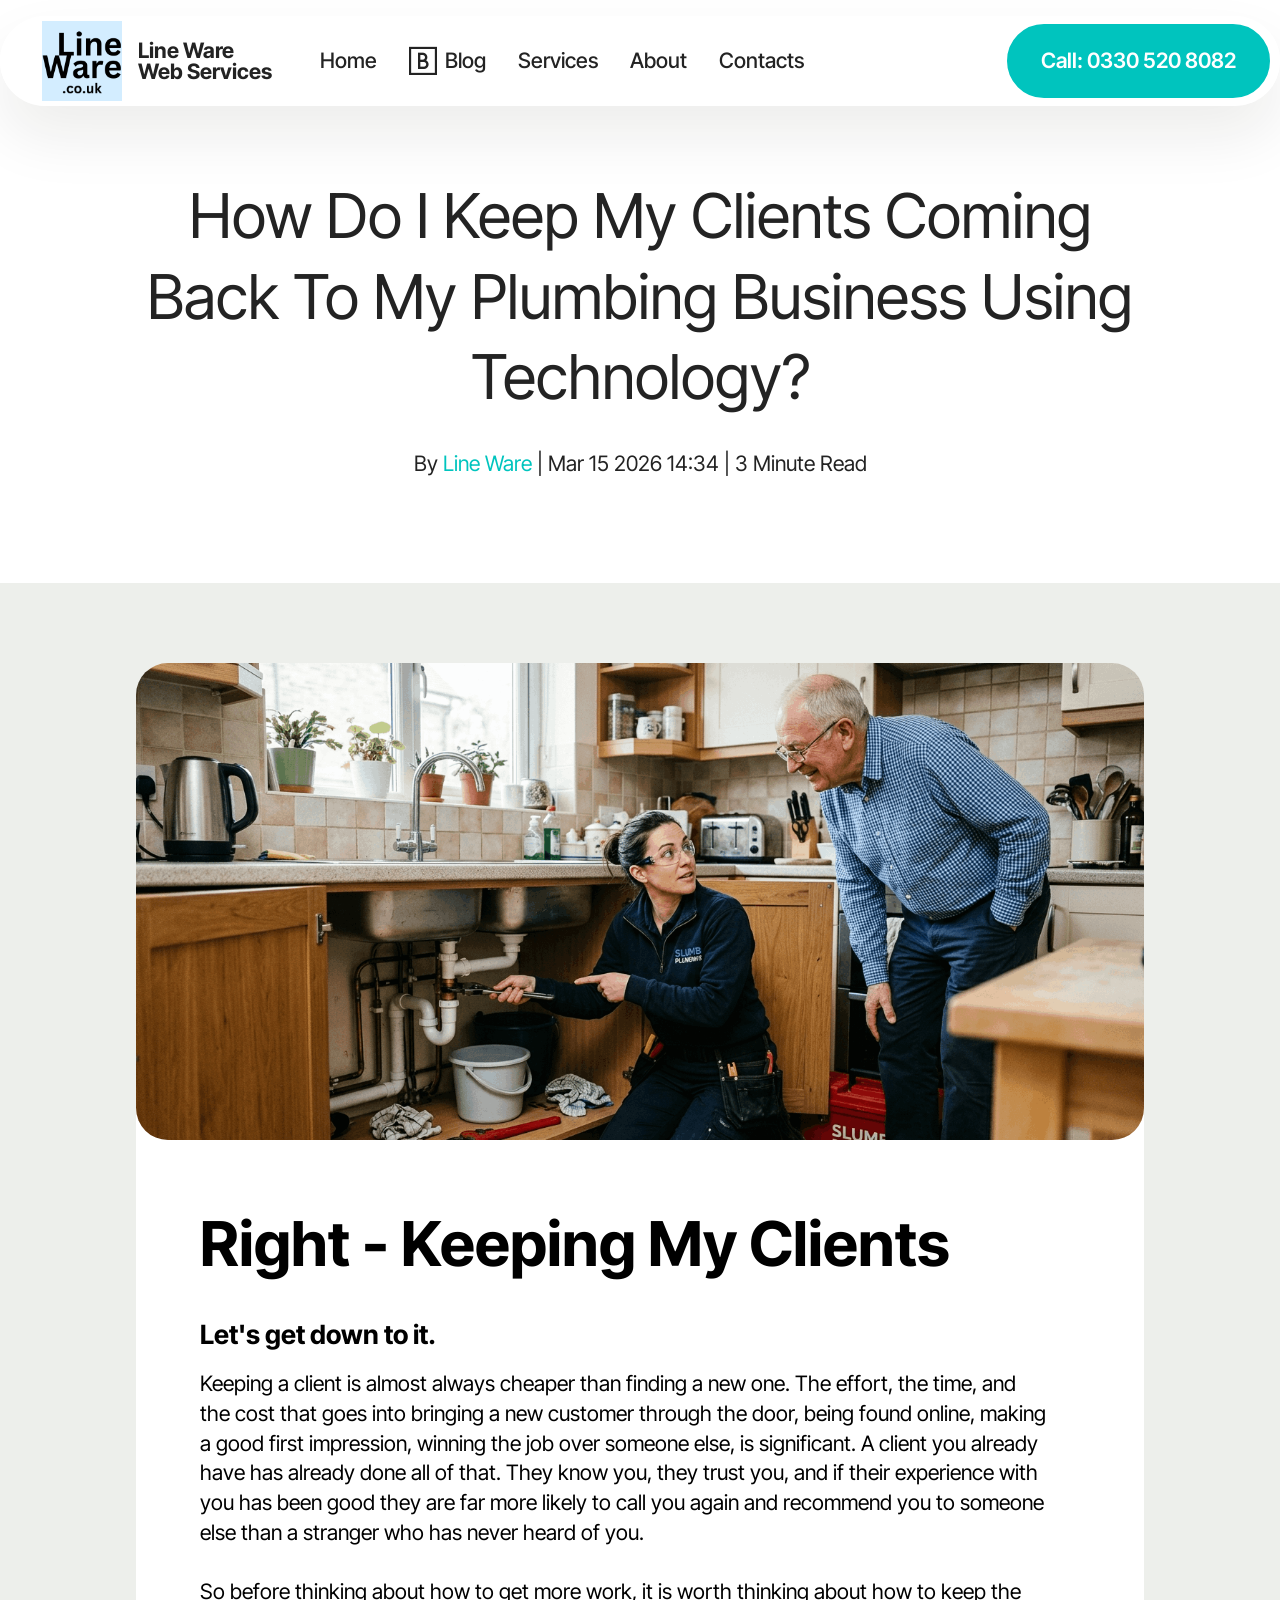
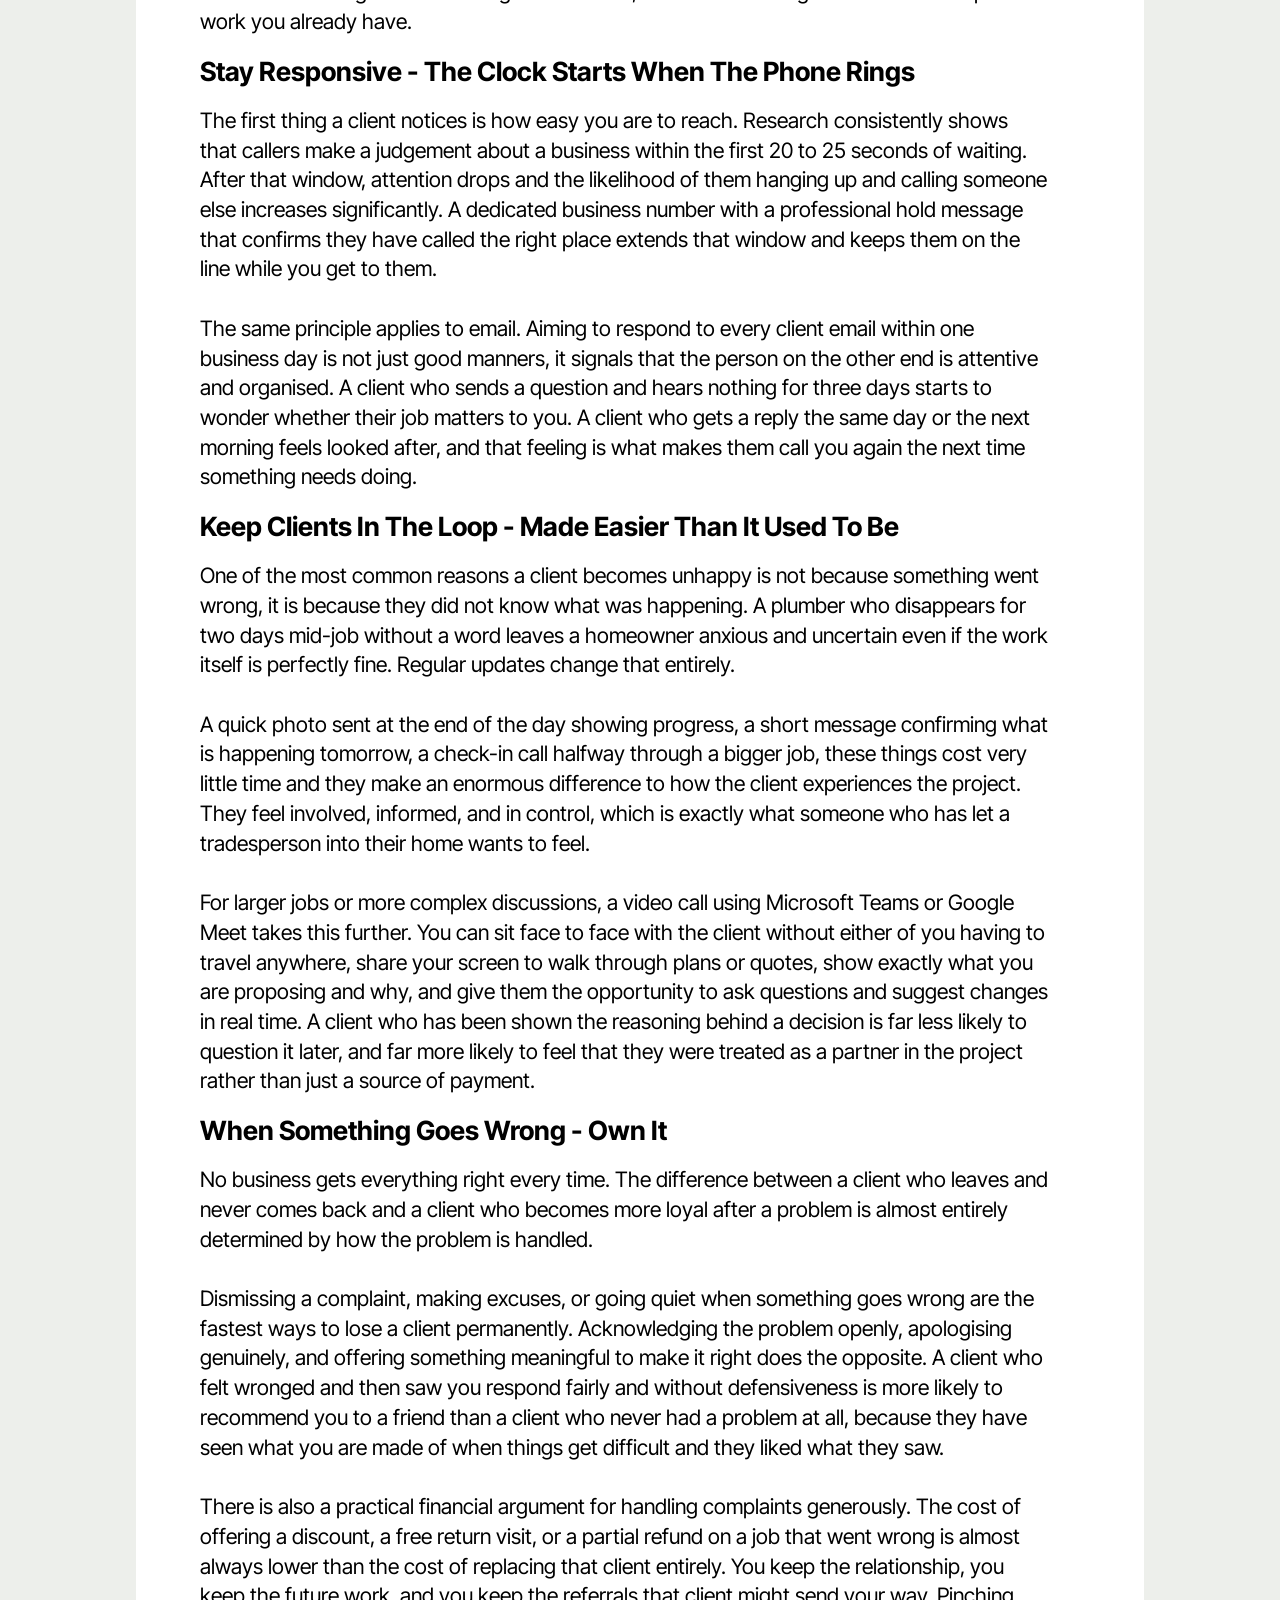
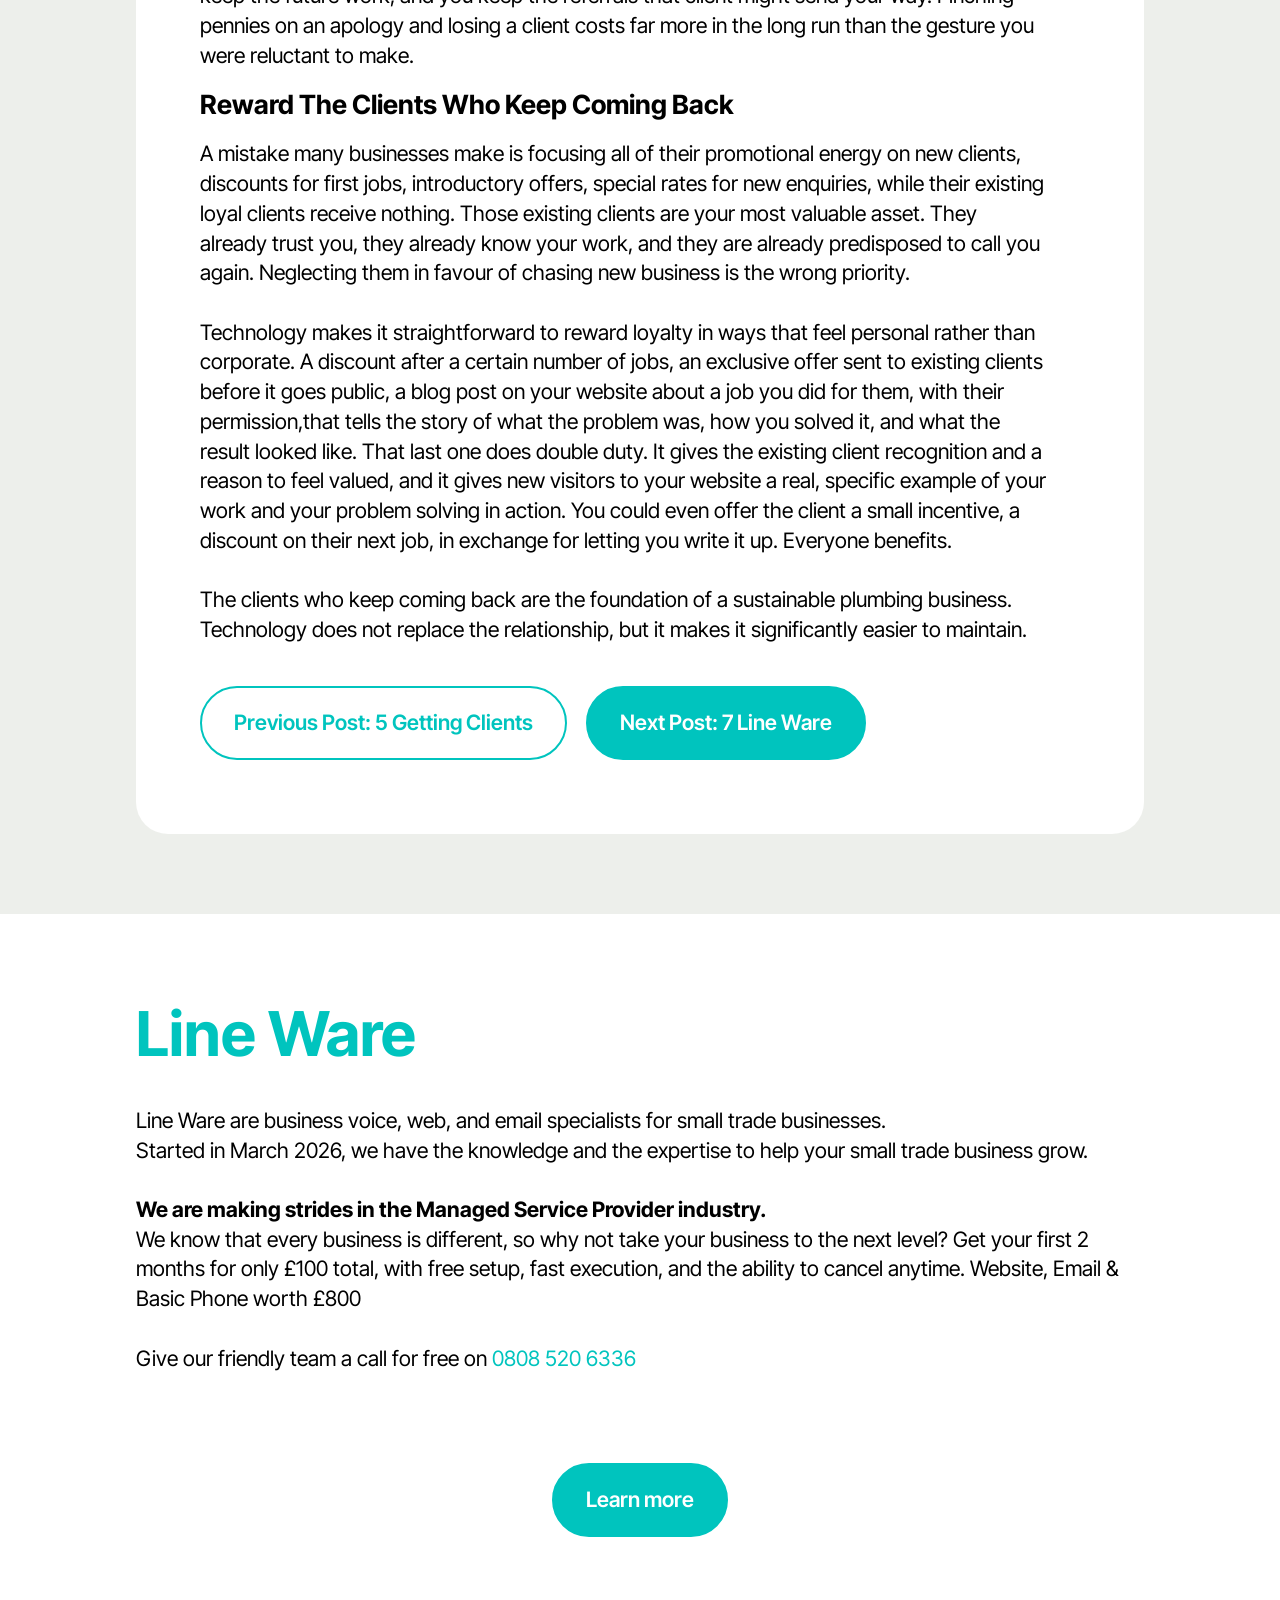
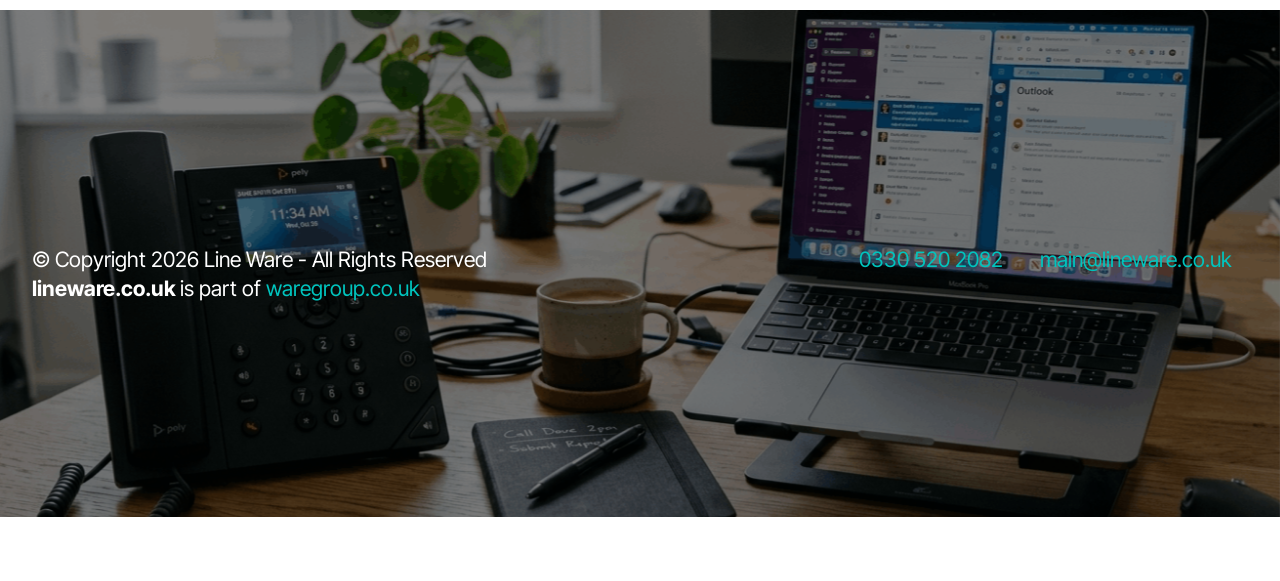
<file: keeping-clients-for-trades.html>
<!DOCTYPE html>
<html  >
<head>
  <!-- Site made with Mobirise Website Builder v6.0.6, https://mobirise.com -->
  <meta charset="UTF-8">
  <meta http-equiv="X-UA-Compatible" content="IE=edge">
  <meta name="generator" content="Mobirise v6.0.6, mobirise.com">
  <meta name="twitter:card" content="summary_large_image"/>
  <meta name="twitter:image:src" content="assets/images/keeping-clients-for-trades-meta.png">
  <meta property="og:image" content="assets/images/keeping-clients-for-trades-meta.png">
  <meta name="twitter:title" content="Line Ware Blog | 6 Post: Keeping Plumbing Clients Using Technology">
  <meta name="viewport" content="width=device-width, initial-scale=1, minimum-scale=1">
  <link rel="shortcut icon" href="assets/images/linewarelogo1-128x128-2.png" type="image/x-icon">
  <meta name="description" content="">
  
  
  <title>Line Ware Blog | 6 Post: Keeping Plumbing Clients Using Technology</title>
  <link rel="stylesheet" href="assets/web/assets/mobirise-icons2/mobirise2.css">
  <link rel="stylesheet" href="assets/bootstrap/css/bootstrap.min.css">
  <link rel="stylesheet" href="assets/bootstrap/css/bootstrap-grid.min.css">
  <link rel="stylesheet" href="assets/bootstrap/css/bootstrap-reboot.min.css">
  <link rel="stylesheet" href="assets/parallax/jarallax.css">
  <link rel="stylesheet" href="assets/animatecss/animate.css">
  <link rel="stylesheet" href="assets/dropdown/css/style.css">
  <link rel="stylesheet" href="assets/theme/css/style.css">
  <link rel="preload" href="https://fonts.googleapis.com/css?family=Inter+Tight:100,200,300,400,500,600,700,800,900,100i,200i,300i,400i,500i,600i,700i,800i,900i&display=swap" as="style" onload="this.onload=null;this.rel='stylesheet'">
  <noscript><link rel="stylesheet" href="https://fonts.googleapis.com/css?family=Inter+Tight:100,200,300,400,500,600,700,800,900,100i,200i,300i,400i,500i,600i,700i,800i,900i&display=swap"></noscript>
  <link rel="preload" as="style" href="assets/mobirise/css/mbr-additional.css?v=ufFOHW"><link rel="stylesheet" href="assets/mobirise/css/mbr-additional.css?v=ufFOHW" type="text/css">

  
  
  
</head>
<body>
  
  <section data-bs-version="5.1" class="menu menu1 cid-vdQHsn2Mmi" once="menu" id="menu01-1z">
	

	<nav class="navbar navbar-dropdown navbar-fixed-top navbar-expand-lg">
		<div class="container">
			<div class="navbar-brand">
				<span class="navbar-logo">
					<a href="index.html">
						<img src="assets/images/linewarelogo1-2000x2000.png" alt="Line Ware Logo" style="height: 5rem;">
					</a>
				</span>
				<span class="navbar-caption-wrap"><a class="navbar-caption text-black text-primary display-4" href="index.html">Line Ware <br>Web Services</a></span>
			</div>
			<button class="navbar-toggler" type="button" data-toggle="collapse" data-bs-toggle="collapse" data-target="#navbarSupportedContent" data-bs-target="#navbarSupportedContent" aria-controls="navbarNavAltMarkup" aria-expanded="false" aria-label="Toggle navigation">
				<div class="hamburger">
					<span></span>
					<span></span>
					<span></span>
					<span></span>
				</div>
			</button>
			<div class="collapse navbar-collapse" id="navbarSupportedContent">
				<ul class="navbar-nav nav-dropdown" data-app-modern-menu="true"><li class="nav-item">
						<a class="nav-link link text-black text-primary display-4" href="index.html">Home</a>
					</li><li class="nav-item"><a class="nav-link link text-black text-primary display-4" href="blog.html"><span class="mobi-mbri mobi-mbri-bootstrap mbr-iconfont mbr-iconfont-btn"></span>Blog</a></li><li class="nav-item"><a class="nav-link link text-black text-primary display-4" href="index.html#features04-g">Services</a></li><li class="nav-item"><a class="nav-link link text-black text-primary display-4" href="index.html#article12-4">About</a></li>
					
					<li class="nav-item">
						<a class="nav-link link text-black text-primary display-4" href="index.html#contacts01-7">Contacts</a>
					</li></ul>
				
				<div class="navbar-buttons mbr-section-btn"><a class="btn btn-warning display-4" href="tel:+443305202132">Call: 0330 520 8082</a></div>
			</div>
		</div>
	</nav>
</section>

<section data-bs-version="5.1" class="article11 cid-vdQHsnAItX" id="article11-20">
    

    
    
    <div class="container">
        <div class="row justify-content-center">
            <div class="title col-md-12 col-lg-10">
                <h3 class="mbr-section-title mbr-fonts-style align-center mt-0 mb-0 display-2"><br>How Do I Keep My Clients Coming Back To My Plumbing Business Using Technology?</h3>
                <h4 class="mbr-section-subtitle align-center mbr-fonts-style mt-4 display-7">By <a href="lineware-articles.html" class="text-warning text-primary">Line Ware</a>&nbsp;| Mar 15 2026 14:34 | 3 Minute Read</h4>
                
            </div>
        </div>
    </div>
</section>

<section data-bs-version="5.1" class="article8 cid-vdQHso5X4L" id="article08-21">
  

  
  
  <div class="container">
    <div class="row justify-content-center">
      <div class="card col-md-12 col-lg-10">
        <div class="card-wrapper">
          <div class="image-wrapper d-flex justify-content-center mb-4">
            <img src="assets/images/plumber1-1408x666.png" alt="Plumber">
          </div>
          <div class="card-content-text">
            <h3 class="card-title mbr-fonts-style mbr-white mt-3 mb-4 display-2"><strong>Right - Keeping My Clients&nbsp;</strong></h3>
          <div class="row card-box align-left">
            <div class="item features-without-image col-12 active">
              <div class="item-wrapper">
                <h4 class="mbr-section-subtitle mbr-fonts-style mb-3 display-5"><strong>Let's get down to it.</strong></h4>
                <p class="mbr-text mbr-fonts-style display-7">Keeping a client is almost always cheaper than finding a new one. The effort, the time, and the cost that goes into bringing a new customer through the door, being found online, making a good first impression, winning the job over someone else, is significant. A client you already have has already done all of that. They know you, they trust you, and if their experience with you has been good they are far more likely to call you again and recommend you to someone else than a stranger who has never heard of you.<br><br>So before thinking about how to get more work, it is worth thinking about how to keep the work you already have.<br></p>
              </div>
            </div><div class="item features-without-image col-12">
              <div class="item-wrapper">
                <h4 class="mbr-section-subtitle mbr-fonts-style mb-3 display-5"><strong>Stay Responsive - The Clock Starts When The Phone Rings</strong></h4>
                <p class="mbr-text mbr-fonts-style display-7">The first thing a client notices is how easy you are to reach. Research consistently shows that callers make a judgement about a business within the first 20 to 25 seconds of waiting. After that window, attention drops and the likelihood of them hanging up and calling someone else increases significantly. A dedicated business number with a professional hold message that confirms they have called the right place extends that window and keeps them on the line while you get to them.<br><br>The same principle applies to email. Aiming to respond to every client email within one business day is not just good manners, it signals that the person on the other end is attentive and organised. A client who sends a question and hears nothing for three days starts to wonder whether their job matters to you. A client who gets a reply the same day or the next morning feels looked after, and that feeling is what makes them call you again the next time something needs doing.<br></p>
              </div>
            </div><div class="item features-without-image col-12">
              <div class="item-wrapper">
                <h4 class="mbr-section-subtitle mbr-fonts-style mb-3 display-5"><strong>Keep Clients In The Loop - Made Easier Than It Used To Be</strong></h4>
                <p class="mbr-text mbr-fonts-style display-7">One of the most common reasons a client becomes unhappy is not because something went wrong, it is because they did not know what was happening. A plumber who disappears for two days mid-job without a word leaves a homeowner anxious and uncertain even if the work itself is perfectly fine. Regular updates change that entirely.<br><br>A quick photo sent at the end of the day showing progress, a short message confirming what is happening tomorrow, a check-in call halfway through a bigger job, these things cost very little time and they make an enormous difference to how the client experiences the project. They feel involved, informed, and in control, which is exactly what someone who has let a tradesperson into their home wants to feel.<br><br>For larger jobs or more complex discussions, a video call using Microsoft Teams or Google Meet takes this further. You can sit face to face with the client without either of you having to travel anywhere, share your screen to walk through plans or quotes, show exactly what you are proposing and why, and give them the opportunity to ask questions and suggest changes in real time. A client who has been shown the reasoning behind a decision is far less likely to question it later, and far more likely to feel that they were treated as a partner in the project rather than just a source of payment.</p>
              </div>
            </div><div class="item features-without-image col-12">
              <div class="item-wrapper">
                <h4 class="mbr-section-subtitle mbr-fonts-style mb-3 display-5"><strong>When Something Goes Wrong - Own It</strong></h4>
                <p class="mbr-text mbr-fonts-style display-7">No business gets everything right every time. The difference between a client who leaves and never comes back and a client who becomes more loyal after a problem is almost entirely determined by how the problem is handled.<br><br>Dismissing a complaint, making excuses, or going quiet when something goes wrong are the fastest ways to lose a client permanently. Acknowledging the problem openly, apologising genuinely, and offering something meaningful to make it right does the opposite. A client who felt wronged and then saw you respond fairly and without defensiveness is more likely to recommend you to a friend than a client who never had a problem at all, because they have seen what you are made of when things get difficult and they liked what they saw.<br><br>There is also a practical financial argument for handling complaints generously. The cost of offering a discount, a free return visit, or a partial refund on a job that went wrong is almost always lower than the cost of replacing that client entirely. You keep the relationship, you keep the future work, and you keep the referrals that client might send your way. Pinching pennies on an apology and losing a client costs far more in the long run than the gesture you were reluctant to make.</p>
              </div>
            </div><div class="item features-without-image col-12">
              <div class="item-wrapper">
                <h4 class="mbr-section-subtitle mbr-fonts-style mb-3 display-5"><strong>Reward The Clients Who Keep Coming Back</strong></h4>
                <p class="mbr-text mbr-fonts-style display-7">A mistake many businesses make is focusing all of their promotional energy on new clients, discounts for first jobs, introductory offers, special rates for new enquiries, while their existing loyal clients receive nothing. Those existing clients are your most valuable asset. They already trust you, they already know your work, and they are already predisposed to call you again. Neglecting them in favour of chasing new business is the wrong priority.<br><br>Technology makes it straightforward to reward loyalty in ways that feel personal rather than corporate. A discount after a certain number of jobs, an exclusive offer sent to existing clients before it goes public, a blog post on your website about a job you did for them, with their permission,that tells the story of what the problem was, how you solved it, and what the result looked like. That last one does double duty. It gives the existing client recognition and a reason to feel valued, and it gives new visitors to your website a real, specific example of your work and your problem solving in action. You could even offer the client a small incentive, a discount on their next job, in exchange for letting you write it up. Everyone benefits.<br><br>The clients who keep coming back are the foundation of a sustainable plumbing business. Technology does not replace the relationship, but it makes it significantly easier to maintain.<br></p>
              </div>
            </div>
            
            

            <div class="mbr-section-btn mt-3"><a class="btn btn-warning-outline display-7" href="getting-clients-for-trades.html">Previous Post: 5 Getting Clients</a> <a class="btn btn-warning display-7" href="what-line-ware-can-do-for-trade.html">Next Post: 7 Line Ware</a></div>
          </div>
          </div>
        </div>
      </div>
    </div>
  </div>
</section>

<section data-bs-version="5.1" class="article12 cid-vfovsez7ai" id="article12-2r">    
    
    <div class="container">
        <div class="row justify-content-center">
            <div class="col-md-12 col-lg-10">
                <h3 class="mbr-section-title mbr-fonts-style mb-4 mt-0 display-2"><strong>Line Ware</strong></h3>
                
                <p class="mbr-text mbr-fonts-style display-7">Line Ware are business voice, web, and email specialists for small trade businesses.&nbsp;
<br>Started in March 2026, we have the knowledge and the expertise to help your small trade business grow. 
<br>
<br><strong>We are making strides in the Managed Service Provider industry. 
</strong><br>We know that every business is different, so why not take your business to the next level? Get your first 2 months for only £100&nbsp;total, with free setup, fast execution, and the ability to cancel anytime. Website, Email &amp; Basic Phone worth £800<br><br>Give our friendly team a call for free on <strong><a href="tel:+448085206336" class="text-warning text-primary">0808 520 6336</a></strong></p>
            </div>
        </div>
    </div>
</section>

<section data-bs-version="5.1" class="article16 cid-vdQHsoJnOh" id="article16-23">
    
    <div class="container">
        <div class="row justify-content-center">
            <div class="col-md-12 col-lg-12">
                <div class="mbr-section-btn align-center"><a class="btn btn-warning display-4" href="index.html">Learn more</a></div>
            </div>
        </div>
    </div>
</section>

<section data-bs-version="5.1" class="footer2 cid-vdQHsoZi4t mbr-parallax-background" once="footers" id="footer02-24">
    

    
    <div class="mbr-overlay" style="opacity: 0.5; background-color: rgb(0, 0, 0);">
    </div>

    <div class="container">
        <div class="row">
            <div class="col-12 col-lg-6 center mt-2 mb-3">
                <p class="mbr-fonts-style copyright mb-0 display-7">
                    <br><br><br><br><br><br>© Copyright 2026 Line Ware - All Rights Reserved<br><strong>lineware.co.uk </strong>is part of <a href="https://waregroup.co.uk" class="text-warning">waregroup.co.uk</a><br><br><br><br><br><br></p>
            </div>
            <div class="col-12 col-lg-6 center">
                <div class="row-links mt-2 mb-3">
                    <ul class="row-links-soc">
                        
                        
                        
                        
                    <li class="row-links-soc-item mbr-fonts-style display-7"><a href="tel:+443305202082" class="text-warning text-primary">0330 520 2082&nbsp;</a></li><li class="row-links-soc-item mbr-fonts-style display-7"><a href="mailto:main@lineware.co.uk" class="text-warning text-primary">main@lineware.co.uk</a></li></ul>
                </div>
            </div>
        </div>
    </div>
</section><section class="display-7" style="padding: 0;align-items: center;justify-content: center;flex-wrap: wrap;    align-content: center;display: flex;position: relative;height: 4rem;"><a href="https://mobiri.se/" style="flex: 1 1;height: 4rem;position: absolute;width: 100%;z-index: 1;"><img alt="" style="height: 4rem;" src="[data-uri]"></a><p style="margin: 0;text-align: center;" class="display-7">&#8204;</p><a style="z-index:1" href="https://mobirise.com/builder/ai-website-creator.html">Free AI Website Creator</a></section><script src="assets/bootstrap/js/bootstrap.bundle.min.js"></script>  <script src="assets/parallax/jarallax.js"></script>  <script src="assets/smoothscroll/smooth-scroll.js"></script>  <script src="assets/ytplayer/index.js"></script>  <script src="assets/dropdown/js/navbar-dropdown.js"></script>  <script src="assets/theme/js/script.js"></script>  
  
  
 <div id="scrollToTop" class="scrollToTop mbr-arrow-up"><a style="text-align: center;"><i class="mbr-arrow-up-icon mbr-arrow-up-icon-cm cm-icon cm-icon-smallarrow-up"></i></a></div>
    <input name="animation" type="hidden">
  </body>
</html>
</file>
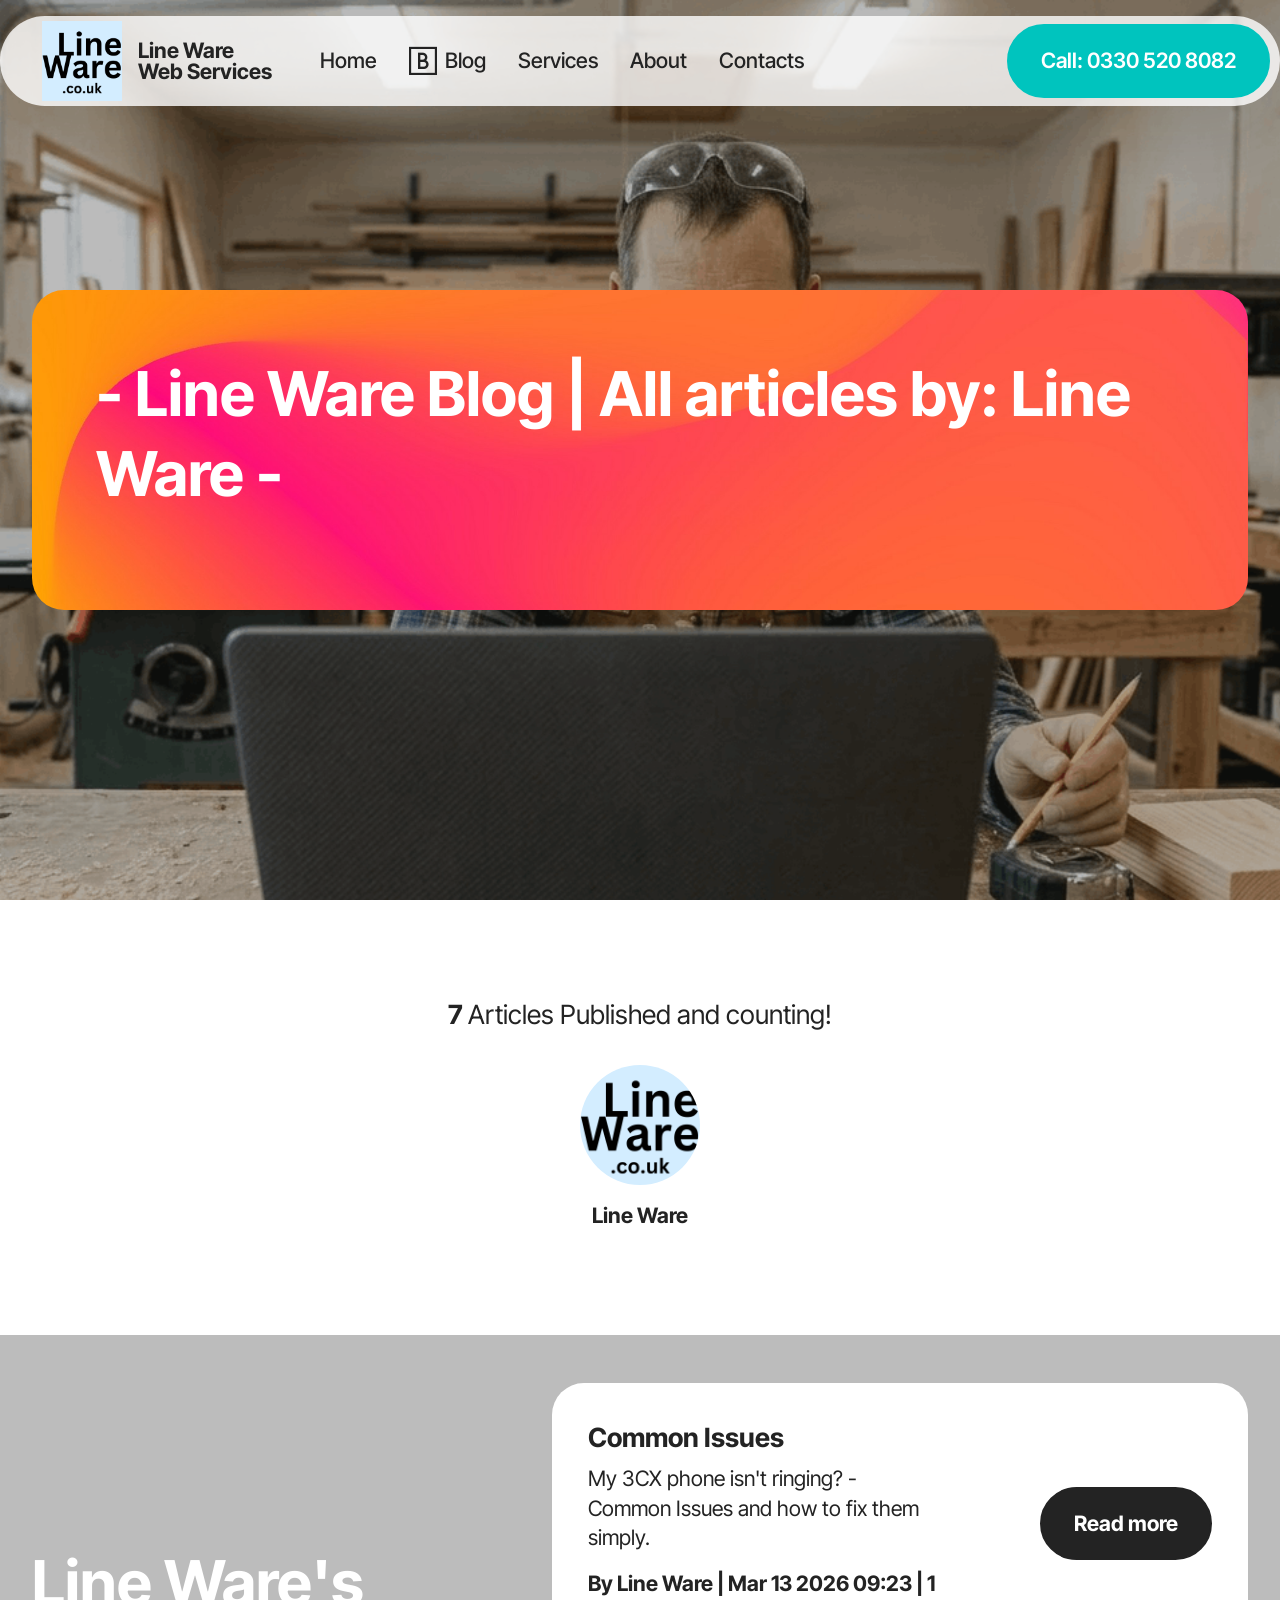
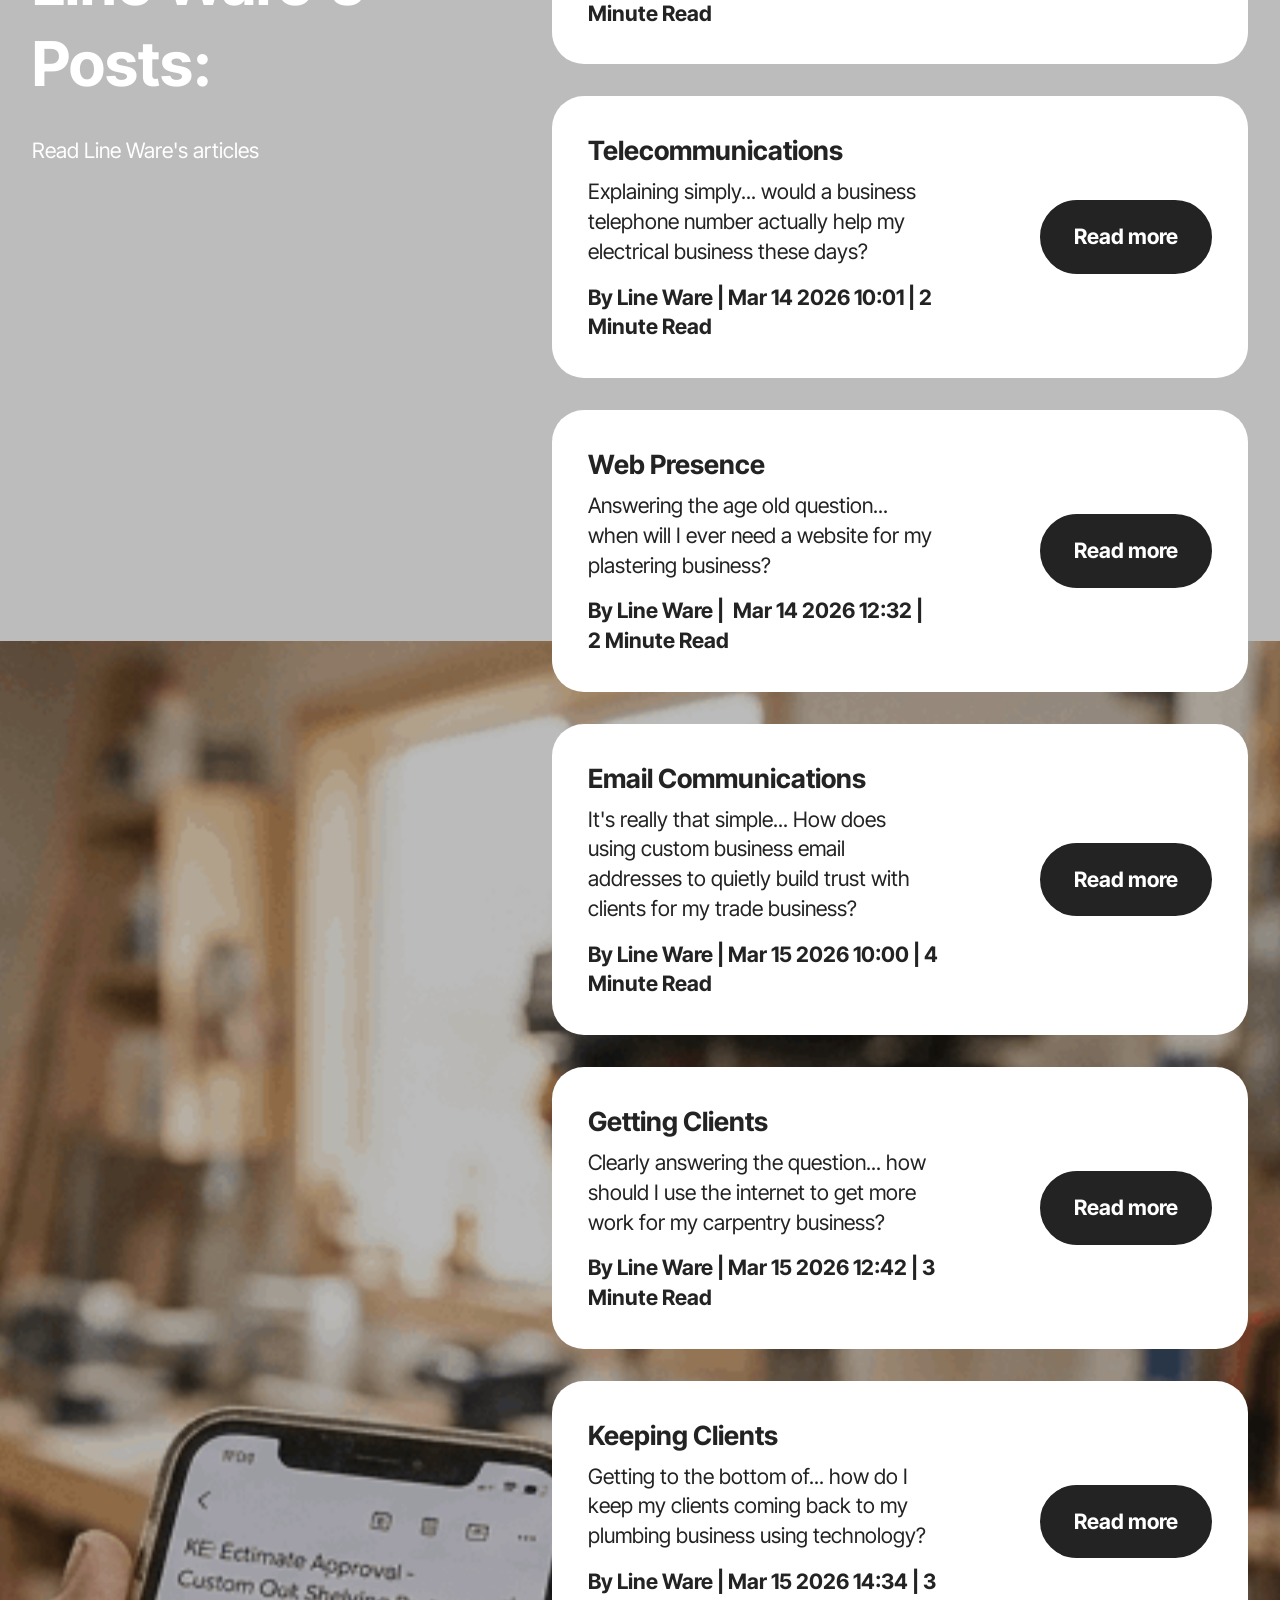
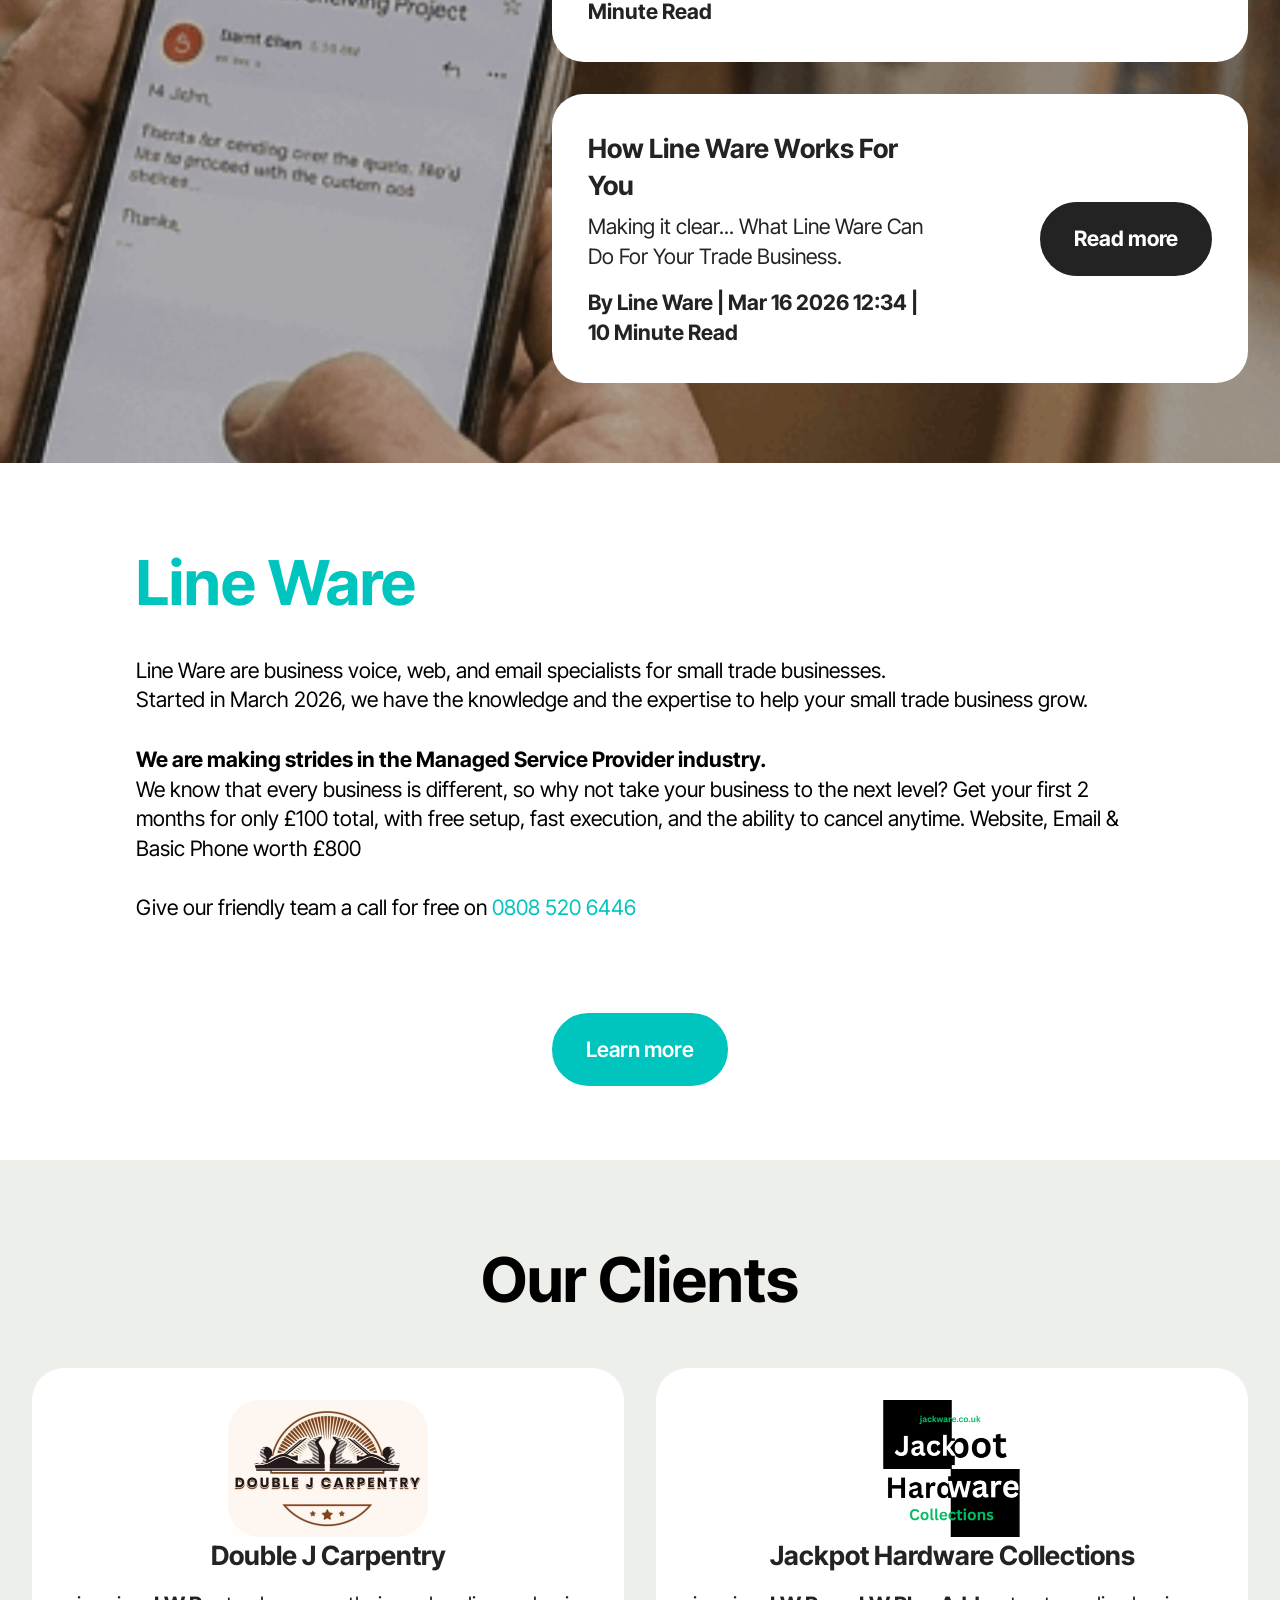
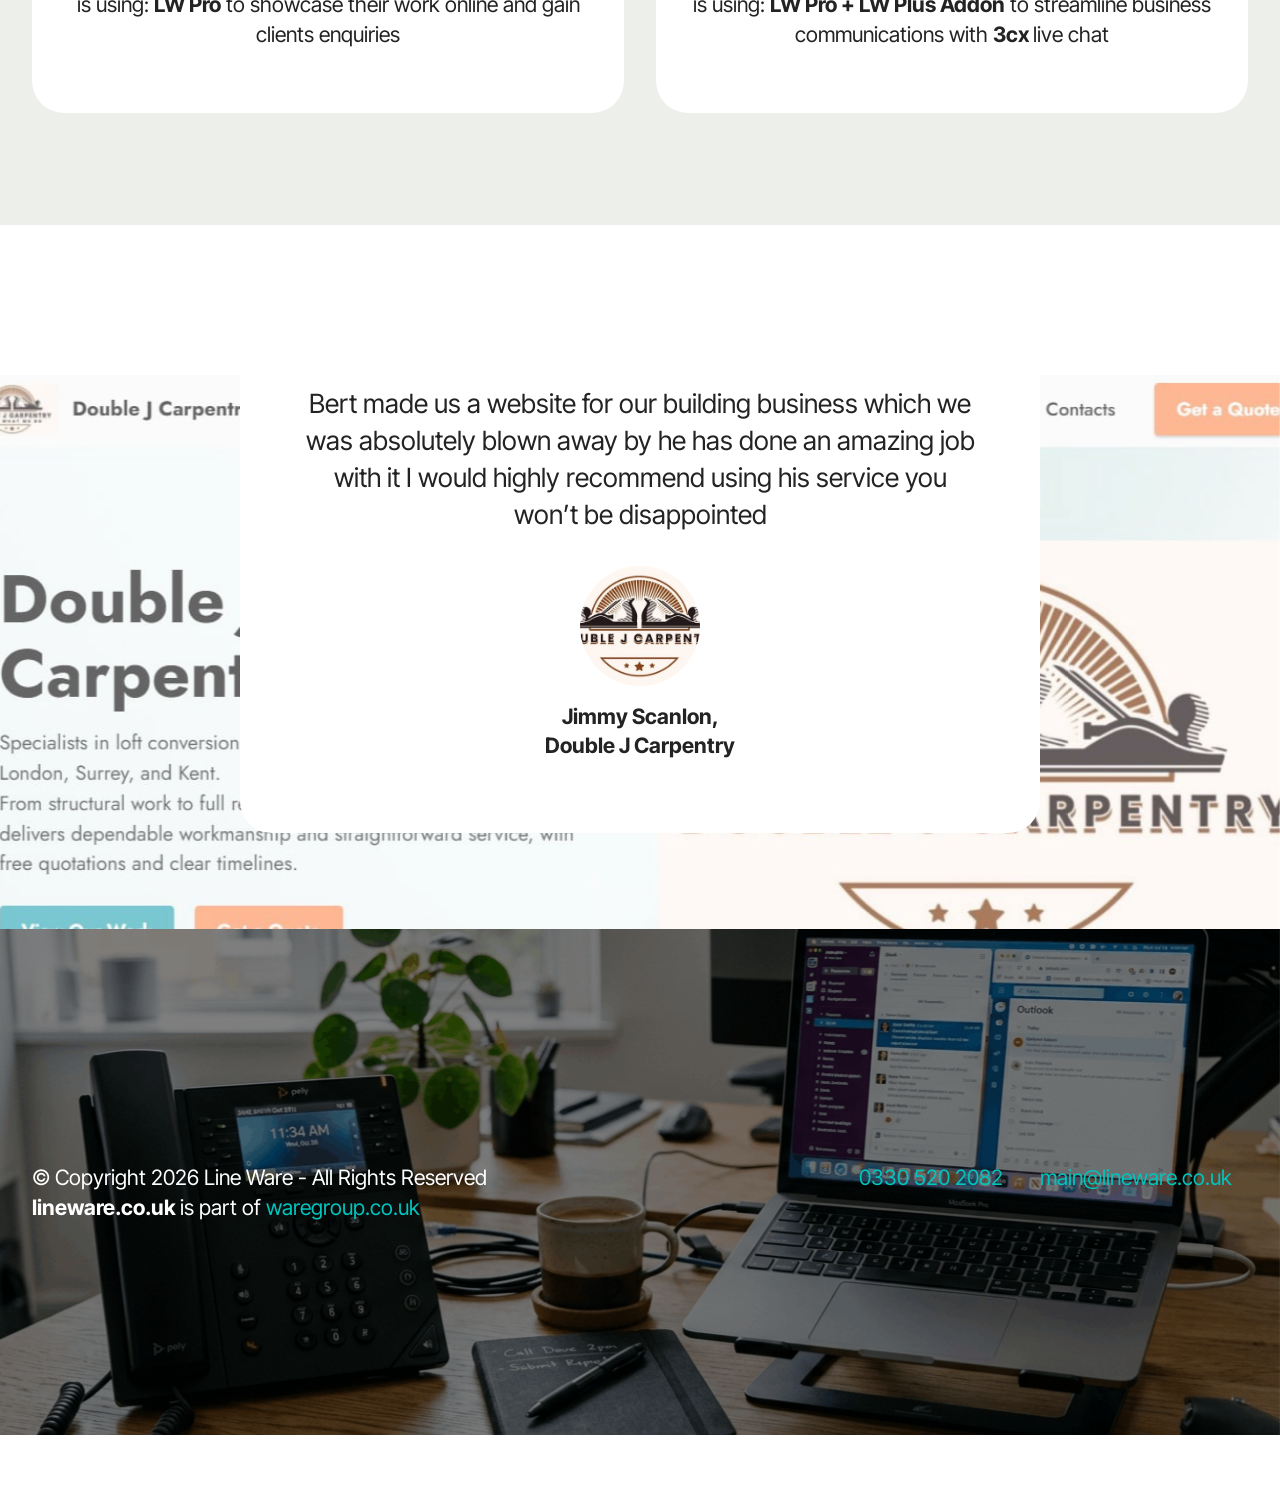
<file: lineware-articles.html>
<!DOCTYPE html>
<html  >
<head>
  <!-- Site made with Mobirise Website Builder v6.0.6, https://mobirise.com -->
  <meta charset="UTF-8">
  <meta http-equiv="X-UA-Compatible" content="IE=edge">
  <meta name="generator" content="Mobirise v6.0.6, mobirise.com">
  <meta name="twitter:card" content="summary_large_image"/>
  <meta name="twitter:image:src" content="assets/images/lineware-articles-meta.png">
  <meta property="og:image" content="assets/images/lineware-articles-meta.png">
  <meta name="twitter:title" content="Line Ware Blog | Author: Line Ware">
  <meta name="viewport" content="width=device-width, initial-scale=1, minimum-scale=1">
  <link rel="shortcut icon" href="assets/images/linewarelogo1-128x128-2.png" type="image/x-icon">
  <meta name="description" content="">
  
  
  <title>Line Ware Blog | Author: Line Ware</title>
  <link rel="stylesheet" href="assets/web/assets/mobirise-icons2/mobirise2.css">
  <link rel="stylesheet" href="assets/bootstrap/css/bootstrap.min.css">
  <link rel="stylesheet" href="assets/bootstrap/css/bootstrap-grid.min.css">
  <link rel="stylesheet" href="assets/bootstrap/css/bootstrap-reboot.min.css">
  <link rel="stylesheet" href="assets/parallax/jarallax.css">
  <link rel="stylesheet" href="assets/animatecss/animate.css">
  <link rel="stylesheet" href="assets/dropdown/css/style.css">
  <link rel="stylesheet" href="assets/theme/css/style.css">
  <link rel="preload" href="https://fonts.googleapis.com/css?family=Inter+Tight:100,200,300,400,500,600,700,800,900,100i,200i,300i,400i,500i,600i,700i,800i,900i&display=swap" as="style" onload="this.onload=null;this.rel='stylesheet'">
  <noscript><link rel="stylesheet" href="https://fonts.googleapis.com/css?family=Inter+Tight:100,200,300,400,500,600,700,800,900,100i,200i,300i,400i,500i,600i,700i,800i,900i&display=swap"></noscript>
  <link rel="preload" as="style" href="assets/mobirise/css/mbr-additional.css?v=NRKxZK"><link rel="stylesheet" href="assets/mobirise/css/mbr-additional.css?v=NRKxZK" type="text/css">

  
  
  
</head>
<body>
  
  <section data-bs-version="5.1" class="menu menu1 cid-vdLDzPdeXh" once="menu" id="menu01-11">
	

	<nav class="navbar navbar-dropdown navbar-fixed-top navbar-expand-lg">
		<div class="container">
			<div class="navbar-brand">
				<span class="navbar-logo">
					<a href="index.html">
						<img src="assets/images/linewarelogo1-2000x2000.png" alt="Line Ware Logo" style="height: 5rem;">
					</a>
				</span>
				<span class="navbar-caption-wrap"><a class="navbar-caption text-black text-primary display-4" href="index.html">Line Ware <br>Web Services</a></span>
			</div>
			<button class="navbar-toggler" type="button" data-toggle="collapse" data-bs-toggle="collapse" data-target="#navbarSupportedContent" data-bs-target="#navbarSupportedContent" aria-controls="navbarNavAltMarkup" aria-expanded="false" aria-label="Toggle navigation">
				<div class="hamburger">
					<span></span>
					<span></span>
					<span></span>
					<span></span>
				</div>
			</button>
			<div class="collapse navbar-collapse" id="navbarSupportedContent">
				<ul class="navbar-nav nav-dropdown" data-app-modern-menu="true"><li class="nav-item">
						<a class="nav-link link text-black text-primary display-4" href="index.html">Home</a>
					</li><li class="nav-item"><a class="nav-link link text-black text-primary display-4" href="blog.html"><span class="mobi-mbri mobi-mbri-bootstrap mbr-iconfont mbr-iconfont-btn"></span>Blog</a></li><li class="nav-item"><a class="nav-link link text-black text-primary display-4" href="index.html#features04-g">Services</a></li><li class="nav-item"><a class="nav-link link text-black text-primary display-4" href="index.html#article12-4">About</a></li>
					
					<li class="nav-item">
						<a class="nav-link link text-black text-primary display-4" href="index.html#contacts01-7">Contacts</a>
					</li></ul>
				
				<div class="navbar-buttons mbr-section-btn"><a class="btn btn-warning display-4" href="tel:+443305202132">Call: 0330 520 8082</a></div>
			</div>
		</div>
	</nav>
</section>

<section data-bs-version="5.1" class="header15 cid-vdLDzS5flP mbr-fullscreen mbr-parallax-background" id="header15-12">
	

	
	<div class="mbr-overlay" style="opacity: 0.3; background-color: rgb(35, 35, 35);"></div>
	<div class="container-fluid">
		<div class="row justify-content-center">
			<div class="card col-12 col-lg-12">
				<div class="card-wrapper wrap">
					<div class="card-box align-center">
						<h1 class="card-title mbr-fonts-style mb-4 display-2"><strong>- Line Ware Blog | All articles by: Line Ware -</strong><strong><br></strong></h1>
						
						
					</div>
				</div>
			</div>
		</div>
	</div>
</section>

<section data-bs-version="5.1" class="people07 cid-vdLEP1nSBl" id="people07-17">
    
    <div class="container-fluid">
        <div class="row justify-content-center">
            <div class="col-md-12 col-lg-8">
                <p class="card-text mbr-fonts-style display-5"><strong>7&nbsp;</strong>Articles Published and counting!</p>
                <div class="img-wrapper mt-4 justify-content-center">
                    <img src="assets/images/linewarelogo1-2000x2000.png" alt="" data-slide-to="0" data-bs-slide-to="0">
                </div>
                <p class="card-title mbr-fonts-style mt-3 display-7">
                    <strong>Line Ware</strong></p>
            </div>
        </div>
    </div>
</section>

<section data-bs-version="5.1" class="people01 cid-vdXgd02790 mbr-fullscreen mbr-parallax-background" id="people01-26">
  

  <div class="mbr-overlay" style="opacity: 0.3; background-color: rgb(35, 35, 35);"></div>

  <div class="container-fluid">
    <div class="row">
      <div class="col-lg-5 mb-5">
        <h3 class="mbr-section-maintitle mbr-fonts-style mb-4 display-2"><strong><br></strong><br><strong>Line Ware's Posts:</strong></h3>
        <p class="mbr-section-maintext mbr-fonts-style mb-4 display-7">Read Line Ware's articles<br>
        </p>

        
      </div>

      <div class="col-lg-7">
        <div class="item features-without-image active">
          <div class="item-wrapper">
            <div class="row align-items-center">
              <div class="col-md-7">
                <div class="align-left">
                  <h3 class="mbr-section-title mbr-fonts-style mb-2 display-5"><strong>Common Issues&nbsp;</strong></h3>
                  <h4 class="mbr-section-subtitle mbr-fonts-style mb-3 display-7">My 3CX phone isn't ringing? - Common Issues and how to fix them simply.<br></h4>
                  <p class="mbr-section-text mbr-fonts-style mb-0 display-7"><strong>By&nbsp;Line Ware&nbsp;|&nbsp;Mar 13 2026 09:23 | 1 Minute Read</strong><br>
                  </p>
                </div>
              </div>

              <div class="col-md-5">
                <div class="mbr-section-btn align-right"><a class="btn btn-black display-7" href="common-line-ware-issues-with-quick-fixes.html"><strong>Read
                      more</strong></a></div>
              </div>
            </div>
          </div>
        </div><div class="item features-without-image">
          <div class="item-wrapper">
            <div class="row align-items-center">
              <div class="col-md-7">
                <div class="align-left">
                  <h3 class="mbr-section-title mbr-fonts-style mb-2 display-5">
                    <strong>Telecommunications</strong>
                  </h3>
                  <h4 class="mbr-section-subtitle mbr-fonts-style mb-3 display-7">Explaining simply... would a business telephone number actually help my electrical business these days?</h4>
                  <p class="mbr-section-text mbr-fonts-style mb-0 display-7"><strong>By&nbsp;Line Ware&nbsp;|&nbsp;Mar 14 2026 10:01 | 2 Minute Read</strong><br>
                  </p>
                </div>
              </div>

              <div class="col-md-5">
                <div class="mbr-section-btn align-right"><a class="btn btn-black display-7" href="dedicated-numbers-for-business.html"><strong>Read
                      more</strong></a></div>
              </div>
            </div>
          </div>
        </div>
        <div class="item features-without-image">
          <div class="item-wrapper">
            <div class="row align-items-center">
              <div class="col-md-7">
                <div class="align-left">
                  <h3 class="mbr-section-title mbr-fonts-style mb-2 display-5"><strong>Web Presence</strong></h3>
                  <h4 class="mbr-section-subtitle mbr-fonts-style mb-3 display-7">Answering the age old question... when will I ever need a website for my plastering business?</h4>
                  <p class="mbr-section-text mbr-fonts-style mb-0 display-7"><strong>By&nbsp;Line Ware&nbsp;|&nbsp;</strong> <strong>Mar 14 2026 12:32 | 2 Minute Read</strong><br>
                  </p>
                </div>
              </div>

              <div class="col-md-5">
                <div class="mbr-section-btn align-right"><a class="btn btn-black display-7" href="website-for-trades.html"><strong>Read
                      more</strong></a></div>
              </div>
            </div>
          </div>
        </div><div class="item features-without-image">
          <div class="item-wrapper">
            <div class="row align-items-center">
              <div class="col-md-7">
                <div class="align-left">
                  <h3 class="mbr-section-title mbr-fonts-style mb-2 display-5"><strong>Email Communications</strong></h3>
                  <h4 class="mbr-section-subtitle mbr-fonts-style mb-3 display-7">It's really that simple... How does using custom business email addresses to quietly build trust with clients for my trade business?&nbsp;</h4>
                  <p class="mbr-section-text mbr-fonts-style mb-0 display-7"><strong>By&nbsp;Line Ware&nbsp;|&nbsp;Mar 15 2026 10:00 | 4 Minute Read</strong><br>
                  </p>
                </div>
              </div>

              <div class="col-md-5">
                <div class="mbr-section-btn align-right"><a class="btn btn-black display-7" href="why-business-email.html"><strong>Read
                      more</strong></a></div>
              </div>
            </div>
          </div>
        </div><div class="item features-without-image">
          <div class="item-wrapper">
            <div class="row align-items-center">
              <div class="col-md-7">
                <div class="align-left">
                  <h3 class="mbr-section-title mbr-fonts-style mb-2 display-5"><strong>Getting Clients</strong></h3>
                  <h4 class="mbr-section-subtitle mbr-fonts-style mb-3 display-7">Clearly answering the question... how should I use the internet to get more work for my carpentry business?</h4>
                  <p class="mbr-section-text mbr-fonts-style mb-0 display-7"><strong>By&nbsp;Line Ware&nbsp;|&nbsp;Mar 15 2026 12:42 | 3 Minute Read</strong><br>
                  </p>
                </div>
              </div>

              <div class="col-md-5">
                <div class="mbr-section-btn align-right"><a class="btn btn-black display-7" href="getting-clients-for-trades.html"><strong>Read
                      more</strong></a></div>
              </div>
            </div>
          </div>
        </div><div class="item features-without-image">
          <div class="item-wrapper">
            <div class="row align-items-center">
              <div class="col-md-7">
                <div class="align-left">
                  <h3 class="mbr-section-title mbr-fonts-style mb-2 display-5"><strong>Keeping Clients</strong></h3>
                  <h4 class="mbr-section-subtitle mbr-fonts-style mb-3 display-7">Getting to the bottom of... how do I keep my clients coming back to my plumbing business using technology?</h4>
                  <p class="mbr-section-text mbr-fonts-style mb-0 display-7"><strong>By Line Ware |&nbsp;Mar 15 2026 14:34 | 3 Minute Read</strong><br>
                  </p>
                </div>
              </div>

              <div class="col-md-5">
                <div class="mbr-section-btn align-right"><a class="btn btn-black display-7" href="keeping-clients-for-trades.html"><strong>Read
                      more</strong></a></div>
              </div>
            </div>
          </div>
        </div><div class="item features-without-image">
          <div class="item-wrapper">
            <div class="row align-items-center">
              <div class="col-md-7">
                <div class="align-left">
                  <h3 class="mbr-section-title mbr-fonts-style mb-2 display-5"><strong>How Line Ware Works For You</strong></h3>
                  <h4 class="mbr-section-subtitle mbr-fonts-style mb-3 display-7">Making it clear... What Line Ware Can Do For Your Trade Business.</h4>
                  <p class="mbr-section-text mbr-fonts-style mb-0 display-7"><strong>By Line Ware |&nbsp;Mar 16 2026 12:34 | 10 Minute Read</strong><br>
                  </p>
                </div>
              </div>

              <div class="col-md-5">
                <div class="mbr-section-btn align-right"><a class="btn btn-black display-7" href="what-line-ware-can-do-for-trade.html"><strong>Read
                      more</strong></a></div>
              </div>
            </div>
          </div>
        </div>
        
      </div>
    </div>
  </div>
</section>

<section data-bs-version="5.1" class="article12 cid-vdXgyBJJsO" id="article12-28">    
    
    <div class="container">
        <div class="row justify-content-center">
            <div class="col-md-12 col-lg-10">
                <h3 class="mbr-section-title mbr-fonts-style mb-4 mt-0 display-2"><strong>Line Ware</strong></h3>
                
                <p class="mbr-text mbr-fonts-style display-7">Line Ware are business voice, web, and email specialists for small trade businesses.&nbsp;
<br>Started in March 2026, we have the knowledge and the expertise to help your small trade business grow. 
<br>
<br><strong>We are making strides in the Managed Service Provider industry. 
</strong><br>We know that every business is different, so why not take your business to the next level? Get your first 2 months for only £100&nbsp;total, with free setup, fast execution, and the ability to cancel anytime. Website, Email &amp; Basic Phone worth £800<br><br>Give our friendly team a call for free on <strong><a href="tel:+448085206446" class="text-warning">0808 520 6446</a></strong></p>
            </div>
        </div>
    </div>
</section>

<section data-bs-version="5.1" class="article16 cid-vdXgSYawpl" id="article16-2b">
    
    <div class="container">
        <div class="row justify-content-center">
            <div class="col-md-12 col-lg-12">
                <div class="mbr-section-btn align-center"><a class="btn btn-warning display-4" href="index.html">Learn more</a></div>
            </div>
        </div>
    </div>
</section>

<section data-bs-version="5.1" class="clients3 cid-vdXgAEjQLh" id="clients03-29">
  

  
  
  <div class="container">
    <div class="row justify-content-center">
      <div class="col-12 content-head">
        <div class="mb-5">
          <h5 class="mbr-section-title mbr-fonts-style mb-0 display-2">
            <strong>Our Clients</strong>
          </h5>
          <div class="col-12">
            
          </div>
        </div>
      </div>
    </div>
    <div class="row">
      
      <div class="item features-without-image col-12 col-lg-6 active">
        <div class="item-wrapper">
          <div class="img-wrapper">
            <a href="https://doublejcarpentry.co.uk"><img src="assets/images/e1c928b92754c45664c3d3ea4e9c6b3ctplv-tiktokx-cropcenter-1080-400x273.jpg" alt="Double J Carpentry"></a>
          </div>
          <div class="card-box align-center">
            
            <h5 class="card-title mbr-fonts-style mb-3 display-5"><strong>Double J Carpentry</strong><strong><br></strong></h5>
            <p class="mbr-text mbr-fonts-style mb-4 display-7">
              is using:&nbsp;<strong>LW Pro</strong>&nbsp;to showcase their work online and gain clients enquiries</p>
            
          </div>
        </div>
      </div><div class="item features-without-image col-12 col-lg-6">
        <div class="item-wrapper">
          <div class="img-wrapper">
            <a href="https://jackware.co.uk"><img src="assets/images/jackpothardware-logoforlineware-400x273.png" alt="Jackpot Hardware Logo" data-slide-to="1" data-bs-slide-to="2"></a>
          </div>
          <div class="card-box align-center">
            
            <h5 class="card-title mbr-fonts-style mb-3 display-5">
              <strong>Jackpot Hardware Collections</strong></h5>
            <p class="mbr-text mbr-fonts-style mb-4 display-7">is using: <strong>LW Pro + LW Plus Addon</strong> to streamline business communications with <strong>3cx </strong>live chat<br></p>
            
          </div>
        </div>
      </div>
      
    </div>
  </div>
</section>

<section data-bs-version="5.1" class="people06 cid-vegr9VRCJZ mbr-parallax-background" id="people06-2n">   
    

    
    <div class="mbr-overlay" style="opacity: 0.3; background-color: rgb(255, 255, 255);"></div>
    <div class="container">
        <div class="row justify-content-center">
            <div class="card col-12 col-md-12 col-lg-8">
                <div class="card-wrapper">
                    <div class="card-box align-center">
                        <p class="card-text mbr-fonts-style display-5">
                        Bert made us a website for our building business which we was absolutely blown away by he has done an amazing job with it I would highly recommend using his service you won’t be disappointed
                        </p>
                        <div class="img-wrapper mt-4 justify-content-center">
                            <a href="https://doubllejcarpentry.co.uk"><img src="assets/images/e1c928b92754c45664c3d3ea4e9c6b3ctplv-tiktokx-cropcenter-1080-400x273.jpg" alt="" data-slide-to="0" data-bs-slide-to="0"></a>
                        </div>
                        <p class="card-title mbr-fonts-style mt-3 display-7"><strong>Jimmy Scanlon,</strong><br><strong>Double J Carpentry</strong></p>
                    </div>
                </div>
            </div>
        </div>
    </div>
</section>

<section data-bs-version="5.1" class="footer2 cid-vdLDzWbYpB mbr-parallax-background" once="footers" id="footer02-16">
    

    
    <div class="mbr-overlay" style="opacity: 0.5; background-color: rgb(0, 0, 0);">
    </div>

    <div class="container">
        <div class="row">
            <div class="col-12 col-lg-6 center mt-2 mb-3">
                <p class="mbr-fonts-style copyright mb-0 display-7">
                    <br><br><br><br><br><br>© Copyright 2026 Line Ware - All Rights Reserved<br><strong>lineware.co.uk </strong>is part of <a href="https://waregroup.co.uk" class="text-warning">waregroup.co.uk</a><br><br><br><br><br><br></p>
            </div>
            <div class="col-12 col-lg-6 center">
                <div class="row-links mt-2 mb-3">
                    <ul class="row-links-soc">
                        
                        
                        
                        
                    <li class="row-links-soc-item mbr-fonts-style display-7"><a href="tel:+443305202082" class="text-warning text-primary">0330 520 2082&nbsp;</a></li><li class="row-links-soc-item mbr-fonts-style display-7"><a href="mailto:main@lineware.co.uk" class="text-warning text-primary">main@lineware.co.uk</a></li></ul>
                </div>
            </div>
        </div>
    </div>
</section><section class="display-7" style="padding: 0;align-items: center;justify-content: center;flex-wrap: wrap;    align-content: center;display: flex;position: relative;height: 4rem;"><a href="https://mobiri.se/" style="flex: 1 1;height: 4rem;position: absolute;width: 100%;z-index: 1;"><img alt="" style="height: 4rem;" src="[data-uri]"></a><p style="margin: 0;text-align: center;" class="display-7">&#8204;</p><a style="z-index:1" href="https://mobirise.com/builder/no-code-website-builder.html">No Code Website Builder</a></section><script src="assets/bootstrap/js/bootstrap.bundle.min.js"></script>  <script src="assets/parallax/jarallax.js"></script>  <script src="assets/smoothscroll/smooth-scroll.js"></script>  <script src="assets/ytplayer/index.js"></script>  <script src="assets/dropdown/js/navbar-dropdown.js"></script>  <script src="assets/theme/js/script.js"></script>  
  
  
 <div id="scrollToTop" class="scrollToTop mbr-arrow-up"><a style="text-align: center;"><i class="mbr-arrow-up-icon mbr-arrow-up-icon-cm cm-icon cm-icon-smallarrow-up"></i></a></div>
    <input name="animation" type="hidden">
  </body>
</html>
</file>
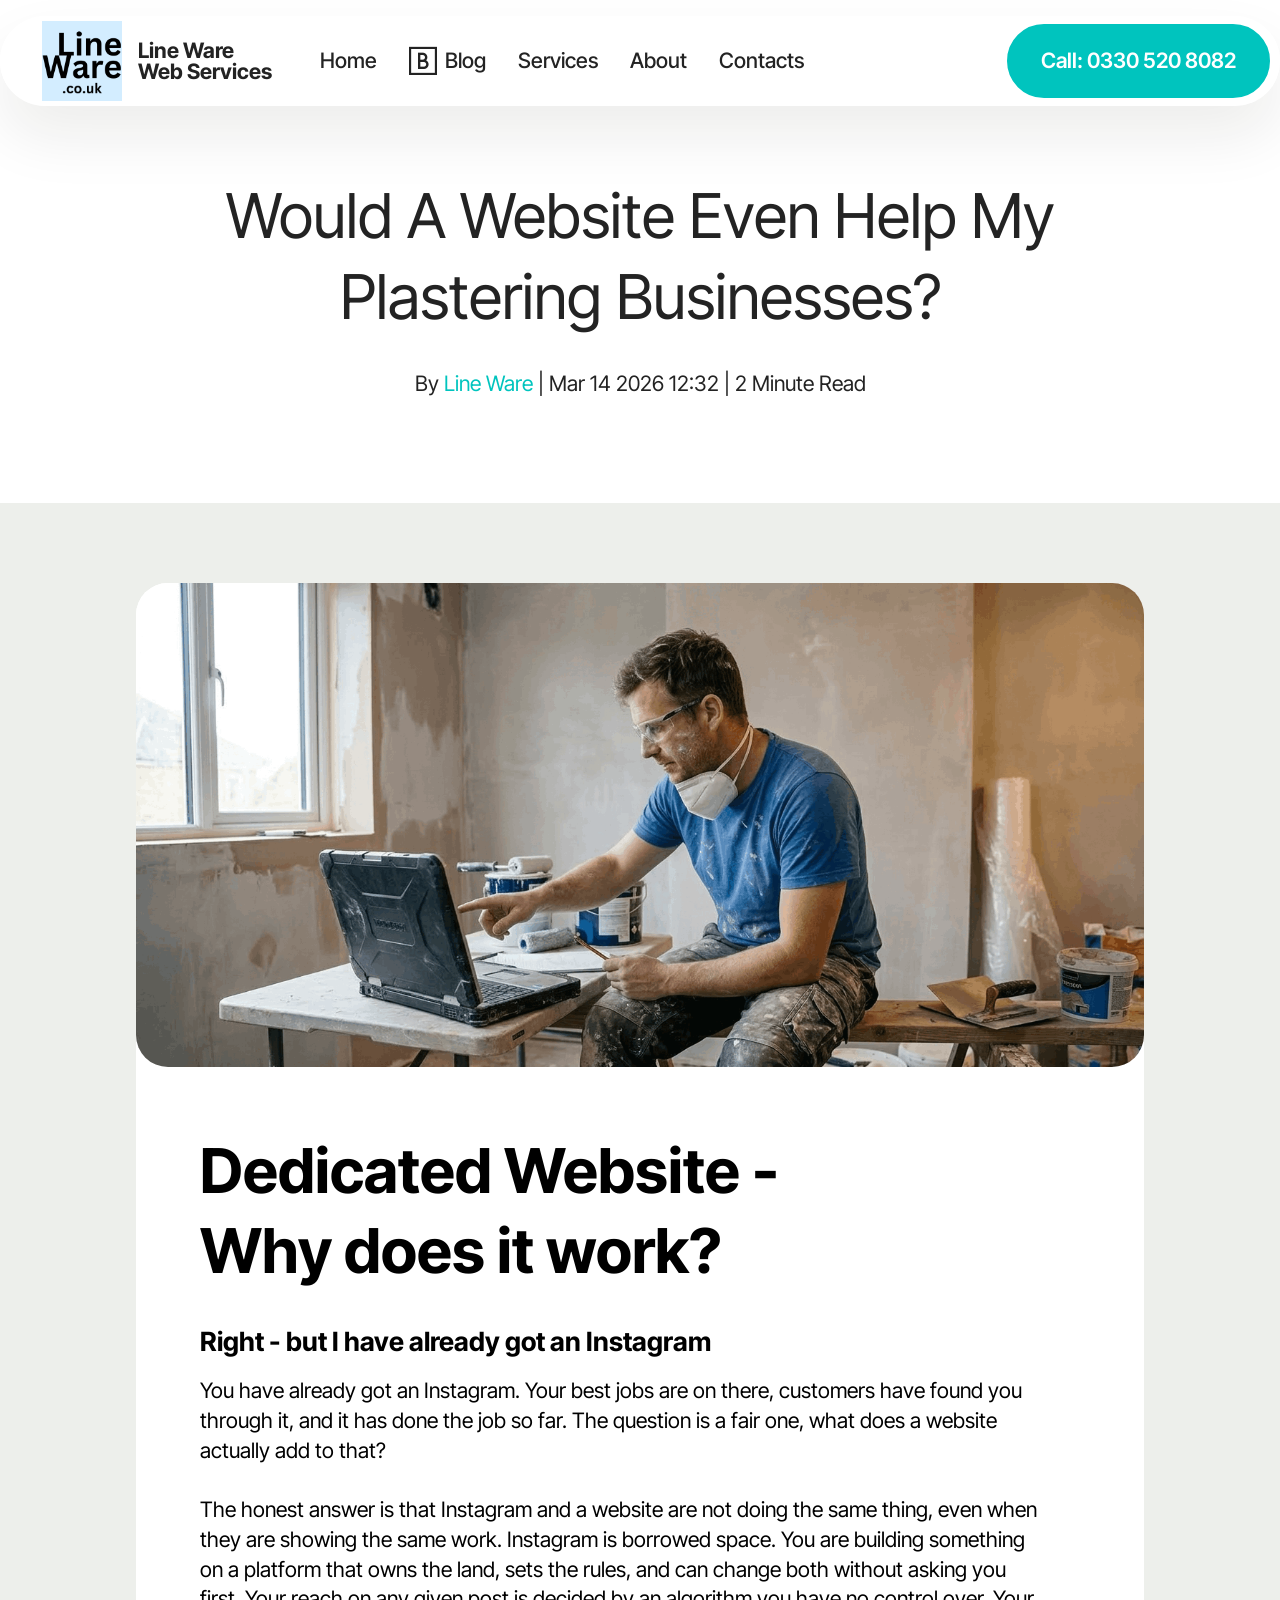
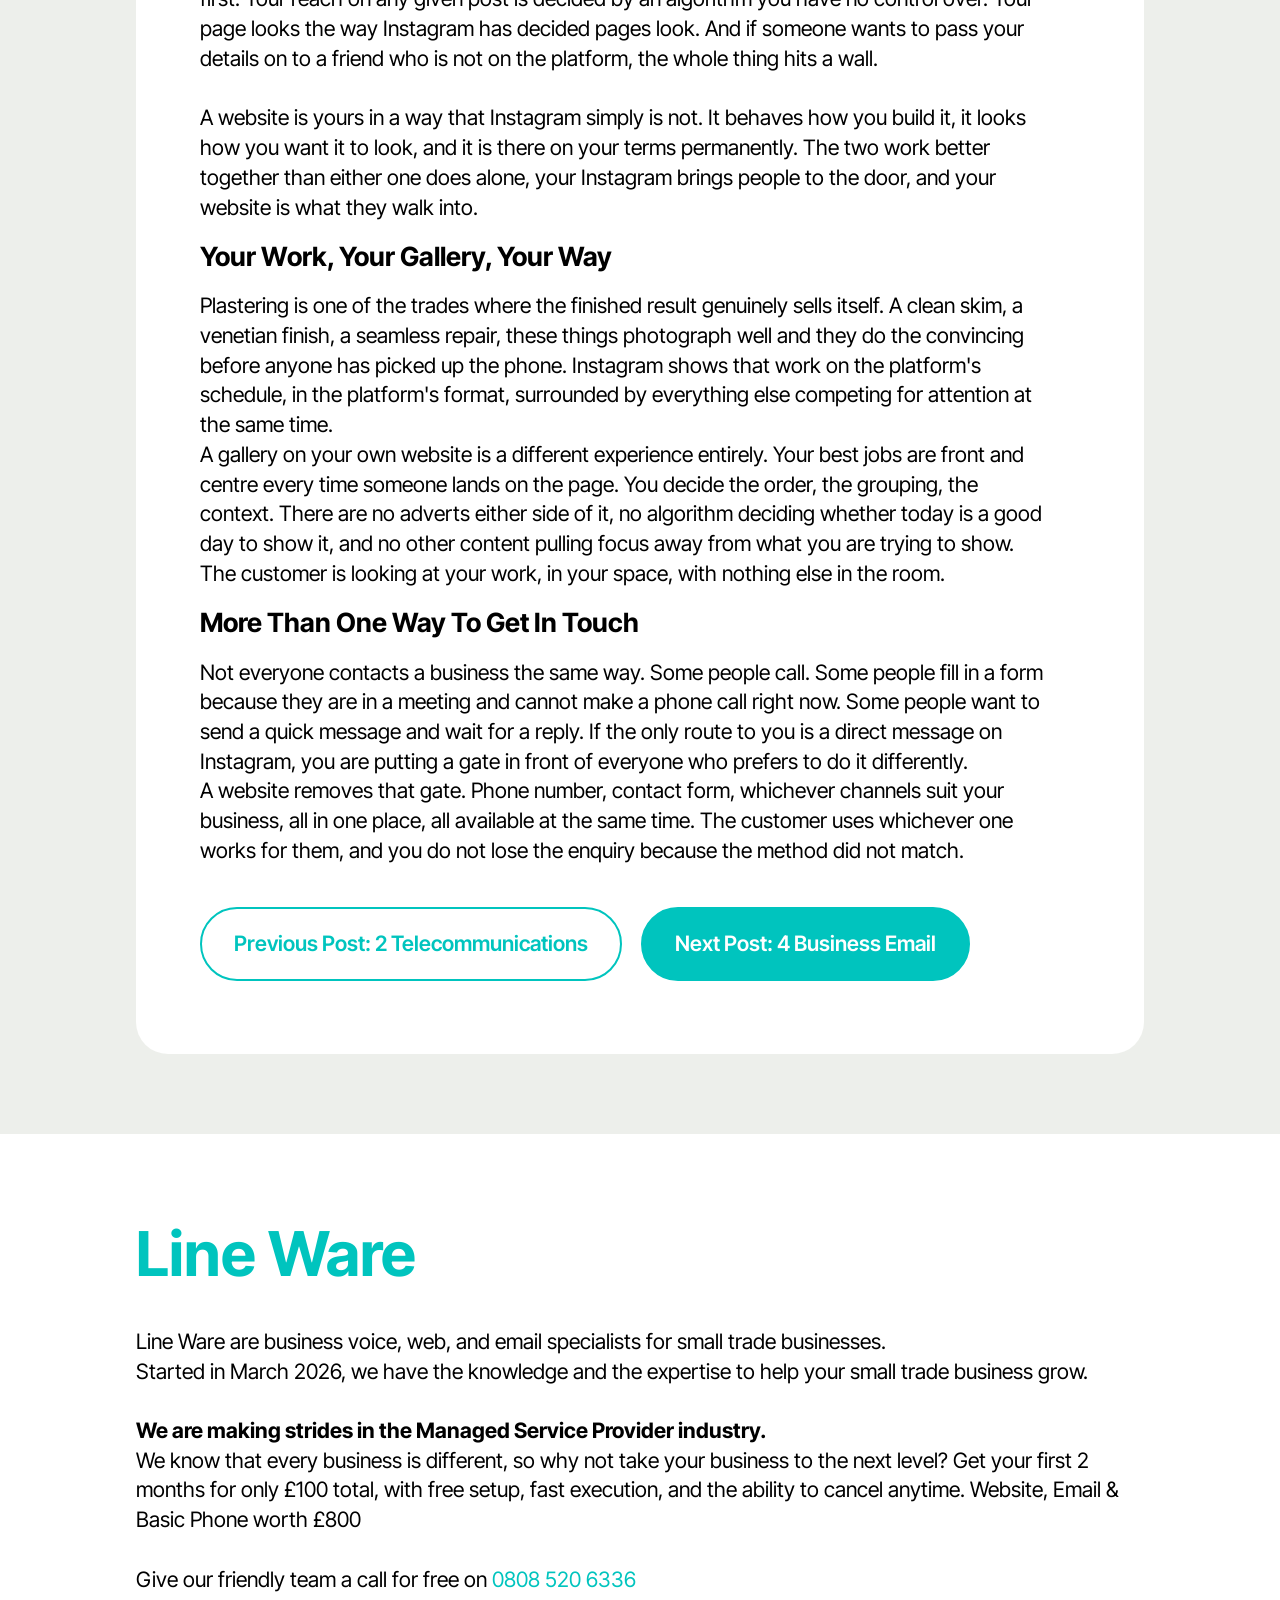
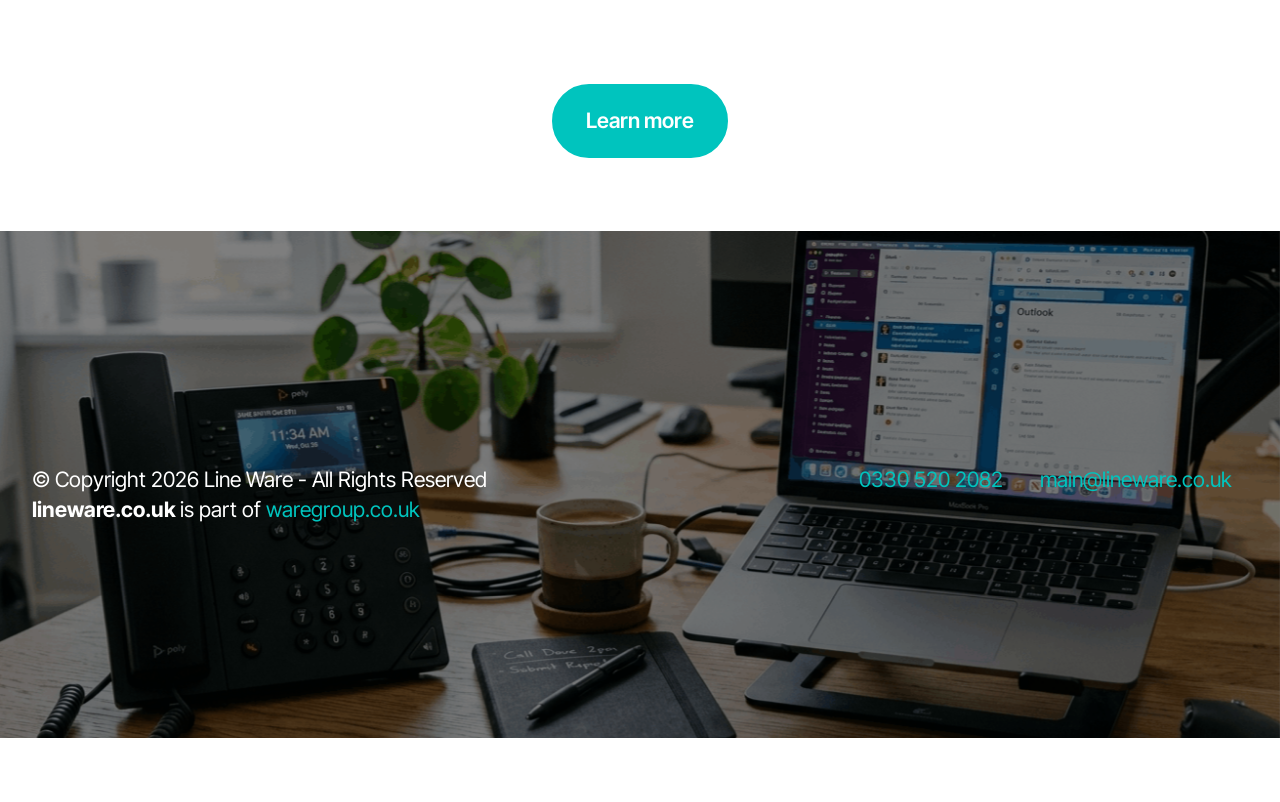
<file: website-for-trades.html>
<!DOCTYPE html>
<html  >
<head>
  <!-- Site made with Mobirise Website Builder v6.0.6, https://mobirise.com -->
  <meta charset="UTF-8">
  <meta http-equiv="X-UA-Compatible" content="IE=edge">
  <meta name="generator" content="Mobirise v6.0.6, mobirise.com">
  <meta name="twitter:card" content="summary_large_image"/>
  <meta name="twitter:image:src" content="assets/images/website-for-trades-meta.png">
  <meta property="og:image" content="assets/images/website-for-trades-meta.png">
  <meta name="twitter:title" content="Line Ware Blog | 3 Post: Would A Website Even Help My Plastering Businesses?">
  <meta name="viewport" content="width=device-width, initial-scale=1, minimum-scale=1">
  <link rel="shortcut icon" href="assets/images/linewarelogo1-128x128-2.png" type="image/x-icon">
  <meta name="description" content="">
  
  
  <title>Line Ware Blog | 3 Post: Would A Website Even Help My Plastering Businesses?</title>
  <link rel="stylesheet" href="assets/web/assets/mobirise-icons2/mobirise2.css">
  <link rel="stylesheet" href="assets/bootstrap/css/bootstrap.min.css">
  <link rel="stylesheet" href="assets/bootstrap/css/bootstrap-grid.min.css">
  <link rel="stylesheet" href="assets/bootstrap/css/bootstrap-reboot.min.css">
  <link rel="stylesheet" href="assets/parallax/jarallax.css">
  <link rel="stylesheet" href="assets/animatecss/animate.css">
  <link rel="stylesheet" href="assets/dropdown/css/style.css">
  <link rel="stylesheet" href="assets/theme/css/style.css">
  <link rel="preload" href="https://fonts.googleapis.com/css?family=Inter+Tight:100,200,300,400,500,600,700,800,900,100i,200i,300i,400i,500i,600i,700i,800i,900i&display=swap" as="style" onload="this.onload=null;this.rel='stylesheet'">
  <noscript><link rel="stylesheet" href="https://fonts.googleapis.com/css?family=Inter+Tight:100,200,300,400,500,600,700,800,900,100i,200i,300i,400i,500i,600i,700i,800i,900i&display=swap"></noscript>
  <link rel="preload" as="style" href="assets/mobirise/css/mbr-additional.css?v=UbDarC"><link rel="stylesheet" href="assets/mobirise/css/mbr-additional.css?v=UbDarC" type="text/css">

  
  
  
</head>
<body>
  
  <section data-bs-version="5.1" class="menu menu1 cid-vdQGqQ0iDF" once="menu" id="menu01-1h">
	

	<nav class="navbar navbar-dropdown navbar-fixed-top navbar-expand-lg">
		<div class="container">
			<div class="navbar-brand">
				<span class="navbar-logo">
					<a href="index.html">
						<img src="assets/images/linewarelogo1-2000x2000.png" alt="Line Ware Logo" style="height: 5rem;">
					</a>
				</span>
				<span class="navbar-caption-wrap"><a class="navbar-caption text-black text-primary display-4" href="index.html">Line Ware <br>Web Services</a></span>
			</div>
			<button class="navbar-toggler" type="button" data-toggle="collapse" data-bs-toggle="collapse" data-target="#navbarSupportedContent" data-bs-target="#navbarSupportedContent" aria-controls="navbarNavAltMarkup" aria-expanded="false" aria-label="Toggle navigation">
				<div class="hamburger">
					<span></span>
					<span></span>
					<span></span>
					<span></span>
				</div>
			</button>
			<div class="collapse navbar-collapse" id="navbarSupportedContent">
				<ul class="navbar-nav nav-dropdown" data-app-modern-menu="true"><li class="nav-item">
						<a class="nav-link link text-black text-primary display-4" href="index.html">Home</a>
					</li><li class="nav-item"><a class="nav-link link text-black text-primary display-4" href="blog.html"><span class="mobi-mbri mobi-mbri-bootstrap mbr-iconfont mbr-iconfont-btn"></span>Blog</a></li><li class="nav-item"><a class="nav-link link text-black text-primary display-4" href="index.html#features04-g">Services</a></li><li class="nav-item"><a class="nav-link link text-black text-primary display-4" href="index.html#article12-4">About</a></li>
					
					<li class="nav-item">
						<a class="nav-link link text-black text-primary display-4" href="index.html#contacts01-7">Contacts</a>
					</li></ul>
				
				<div class="navbar-buttons mbr-section-btn"><a class="btn btn-warning display-4" href="tel:+443305202132">Call: 0330 520 8082</a></div>
			</div>
		</div>
	</nav>
</section>

<section data-bs-version="5.1" class="article11 cid-vdQGqQJLfY" id="article11-1i">
    

    
    
    <div class="container">
        <div class="row justify-content-center">
            <div class="title col-md-12 col-lg-10">
                <h3 class="mbr-section-title mbr-fonts-style align-center mt-0 mb-0 display-2"><br>Would A Website Even Help My Plastering Businesses?</h3>
                <h4 class="mbr-section-subtitle align-center mbr-fonts-style mt-4 display-7">By <a href="lineware-articles.html" class="text-warning text-primary">Line Ware</a>&nbsp;| Mar 14 2026 12:32 | 2 Minute Read</h4>
                
            </div>
        </div>
    </div>
</section>

<section data-bs-version="5.1" class="article8 cid-vdQGqR2yf3" id="article08-1j">
  

  
  
  <div class="container">
    <div class="row justify-content-center">
      <div class="card col-md-12 col-lg-10">
        <div class="card-wrapper">
          <div class="image-wrapper d-flex justify-content-center mb-4">
            <img src="assets/images/decorator1-1408x676.png" alt="Electrician">
          </div>
          <div class="card-content-text">
            <h3 class="card-title mbr-fonts-style mbr-white mt-3 mb-4 display-2"><strong>Dedicated Website - </strong><br><strong>Why does it work?&nbsp;</strong></h3>
          <div class="row card-box align-left">
            <div class="item features-without-image col-12 active">
              <div class="item-wrapper">
                <h4 class="mbr-section-subtitle mbr-fonts-style mb-3 display-5"><strong>Right - but I have already got an Instagram</strong></h4>
                <p class="mbr-text mbr-fonts-style display-7">You have already got an Instagram. Your best jobs are on there, customers have found you through it, and it has done the job so far. The question is a fair one, what does a website actually add to that?<br><br>The honest answer is that Instagram and a website are not doing the same thing, even when they are showing the same work. Instagram is borrowed space. You are building something on a platform that owns the land, sets the rules, and can change both without asking you first. Your reach on any given post is decided by an algorithm you have no control over. Your page looks the way Instagram has decided pages look. And if someone wants to pass your details on to a friend who is not on the platform, the whole thing hits a wall.<br><br>A website is yours in a way that Instagram simply is not. It behaves how you build it, it looks how you want it to look, and it is there on your terms permanently. The two work better together than either one does alone, your Instagram brings people to the door, and your website is what they walk into.<br></p>
              </div>
            </div><div class="item features-without-image col-12">
              <div class="item-wrapper">
                <h4 class="mbr-section-subtitle mbr-fonts-style mb-3 display-5"><strong>Your Work, Your Gallery, Your Way</strong></h4>
                <p class="mbr-text mbr-fonts-style display-7">Plastering is one of the trades where the finished result genuinely sells itself. A clean skim, a venetian finish, a seamless repair, these things photograph well and they do the convincing before anyone has picked up the phone. Instagram shows that work on the platform's schedule, in the platform's format, surrounded by everything else competing for attention at the same time.<br>A gallery on your own website is a different experience entirely. Your best jobs are front and centre every time someone lands on the page. You decide the order, the grouping, the context. There are no adverts either side of it, no algorithm deciding whether today is a good day to show it, and no other content pulling focus away from what you are trying to show. The customer is looking at your work, in your space, with nothing else in the room.</p>
              </div>
            </div><div class="item features-without-image col-12">
              <div class="item-wrapper">
                <h4 class="mbr-section-subtitle mbr-fonts-style mb-3 display-5"><strong>More Than One Way To Get In Touch</strong></h4>
                <p class="mbr-text mbr-fonts-style display-7">Not everyone contacts a business the same way. Some people call. Some people fill in a form because they are in a meeting and cannot make a phone call right now. Some people want to send a quick message and wait for a reply. If the only route to you is a direct message on Instagram, you are putting a gate in front of everyone who prefers to do it differently.<br>A website removes that gate. Phone number, contact form, whichever channels suit your business, all in one place, all available at the same time. The customer uses whichever one works for them, and you do not lose the enquiry because the method did not match.</p>
              </div>
            </div>
            
            

            <div class="mbr-section-btn mt-3"><a class="btn btn-warning-outline display-7" href="dedicated-numbers-for-business.html">Previous Post: 2 Telecommunications</a> <a class="btn btn-warning display-7" href="why-business-email.html">Next Post: 4 Business Email</a></div>
          </div>
          </div>
        </div>
      </div>
    </div>
  </div>
</section>

<section data-bs-version="5.1" class="article12 cid-vfouTj6ucW" id="article12-2o">    
    
    <div class="container">
        <div class="row justify-content-center">
            <div class="col-md-12 col-lg-10">
                <h3 class="mbr-section-title mbr-fonts-style mb-4 mt-0 display-2"><strong>Line Ware</strong></h3>
                
                <p class="mbr-text mbr-fonts-style display-7">Line Ware are business voice, web, and email specialists for small trade businesses.&nbsp;
<br>Started in March 2026, we have the knowledge and the expertise to help your small trade business grow. 
<br>
<br><strong>We are making strides in the Managed Service Provider industry. 
</strong><br>We know that every business is different, so why not take your business to the next level? Get your first 2 months for only £100&nbsp;total, with free setup, fast execution, and the ability to cancel anytime. Website, Email &amp; Basic Phone worth £800<br><br>Give our friendly team a call for free on <strong><a href="tel:+448085206336" class="text-warning text-primary">0808 520 6336</a></strong></p>
            </div>
        </div>
    </div>
</section>

<section data-bs-version="5.1" class="article16 cid-vdQGqRFWsA" id="article16-1l">
    
    <div class="container">
        <div class="row justify-content-center">
            <div class="col-md-12 col-lg-12">
                <div class="mbr-section-btn align-center"><a class="btn btn-warning display-4" href="index.html">Learn more</a></div>
            </div>
        </div>
    </div>
</section>

<section data-bs-version="5.1" class="footer2 cid-vdQGqRQRC4 mbr-parallax-background" once="footers" id="footer02-1m">
    

    
    <div class="mbr-overlay" style="opacity: 0.5; background-color: rgb(0, 0, 0);">
    </div>

    <div class="container">
        <div class="row">
            <div class="col-12 col-lg-6 center mt-2 mb-3">
                <p class="mbr-fonts-style copyright mb-0 display-7">
                    <br><br><br><br><br><br>© Copyright 2026 Line Ware - All Rights Reserved<br><strong>lineware.co.uk </strong>is part of <a href="https://waregroup.co.uk" class="text-warning">waregroup.co.uk</a><br><br><br><br><br><br></p>
            </div>
            <div class="col-12 col-lg-6 center">
                <div class="row-links mt-2 mb-3">
                    <ul class="row-links-soc">
                        
                        
                        
                        
                    <li class="row-links-soc-item mbr-fonts-style display-7"><a href="tel:+443305202082" class="text-warning text-primary">0330 520 2082&nbsp;</a></li><li class="row-links-soc-item mbr-fonts-style display-7"><a href="mailto:main@lineware.co.uk" class="text-warning text-primary">main@lineware.co.uk</a></li></ul>
                </div>
            </div>
        </div>
    </div>
</section><section class="display-7" style="padding: 0;align-items: center;justify-content: center;flex-wrap: wrap;    align-content: center;display: flex;position: relative;height: 4rem;"><a href="https://mobiri.se/" style="flex: 1 1;height: 4rem;position: absolute;width: 100%;z-index: 1;"><img alt="" style="height: 4rem;" src="[data-uri]"></a><p style="margin: 0;text-align: center;" class="display-7">&#8204;</p><a style="z-index:1" href="https://mobirise.com/builder/no-code-website-builder.html">No Code Website Builder</a></section><script src="assets/bootstrap/js/bootstrap.bundle.min.js"></script>  <script src="assets/parallax/jarallax.js"></script>  <script src="assets/smoothscroll/smooth-scroll.js"></script>  <script src="assets/ytplayer/index.js"></script>  <script src="assets/dropdown/js/navbar-dropdown.js"></script>  <script src="assets/theme/js/script.js"></script>  
  
  
 <div id="scrollToTop" class="scrollToTop mbr-arrow-up"><a style="text-align: center;"><i class="mbr-arrow-up-icon mbr-arrow-up-icon-cm cm-icon cm-icon-smallarrow-up"></i></a></div>
    <input name="animation" type="hidden">
  </body>
</html>
</file>
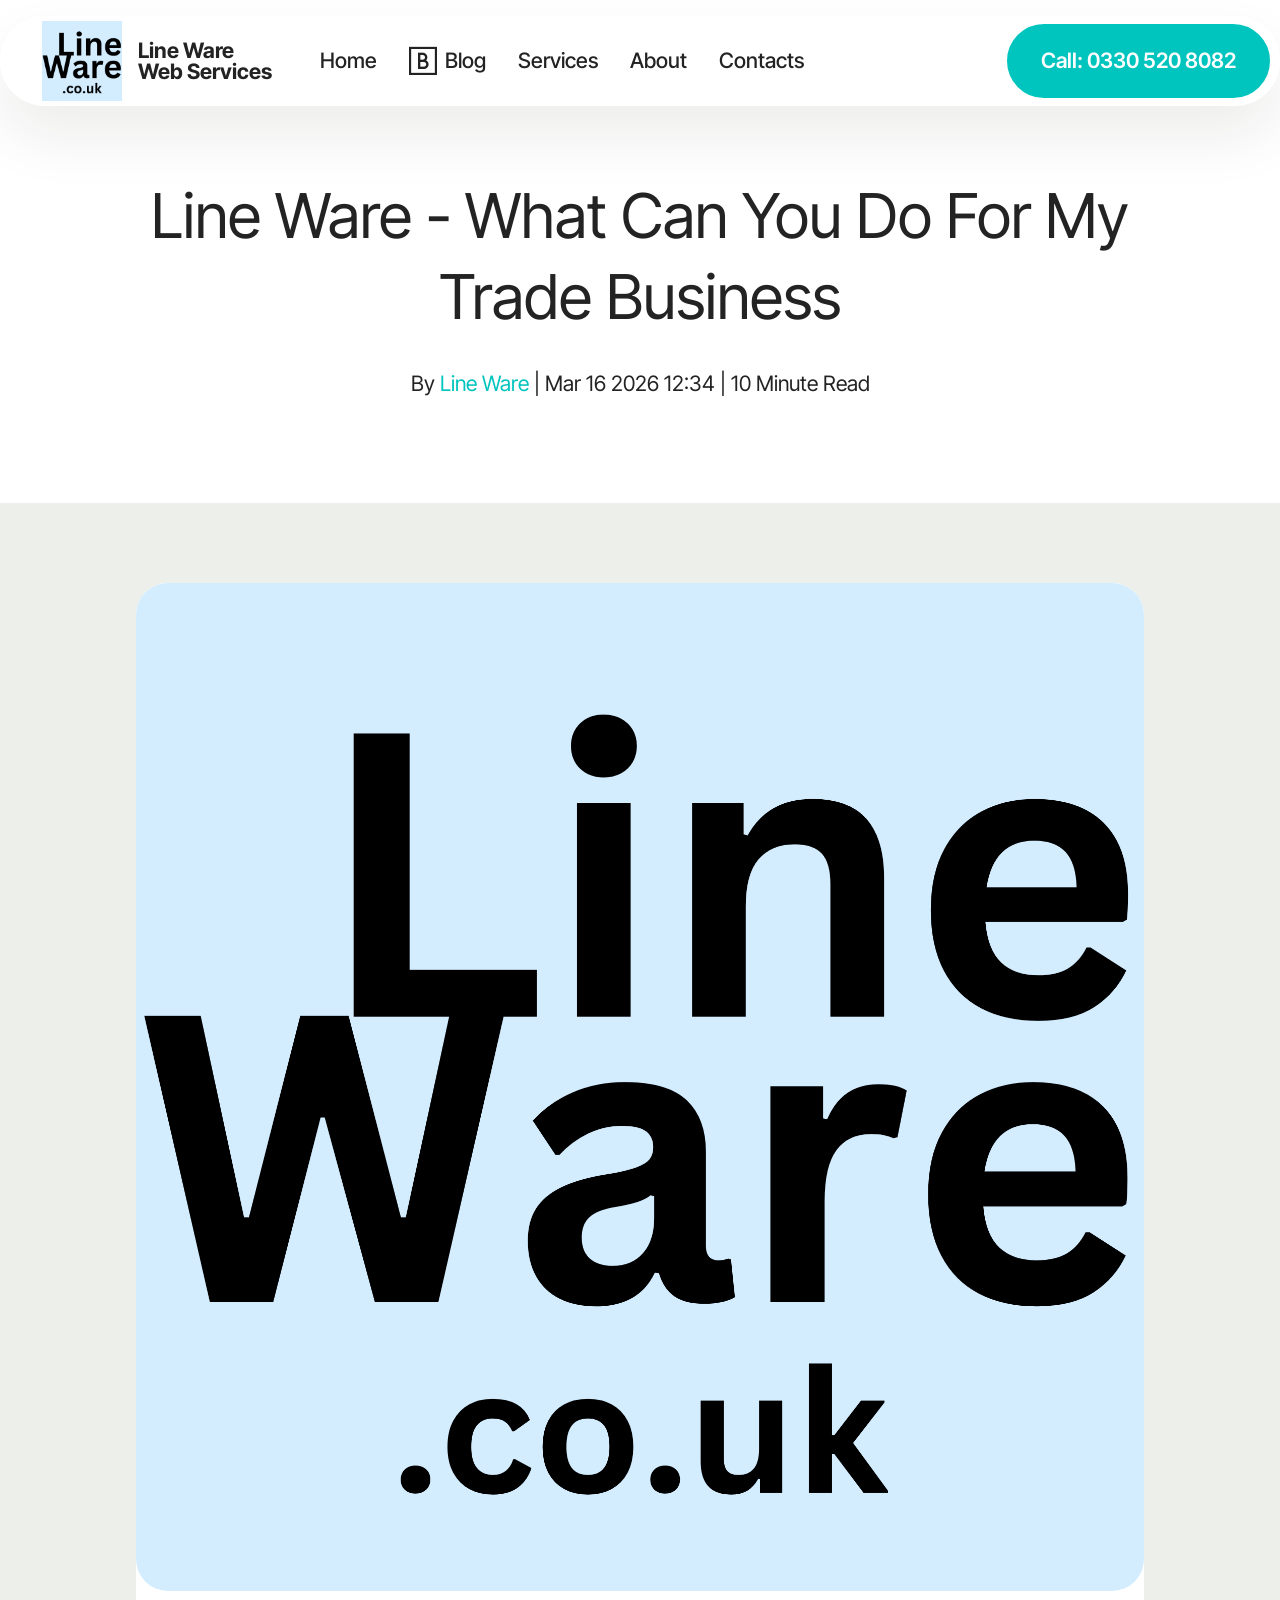
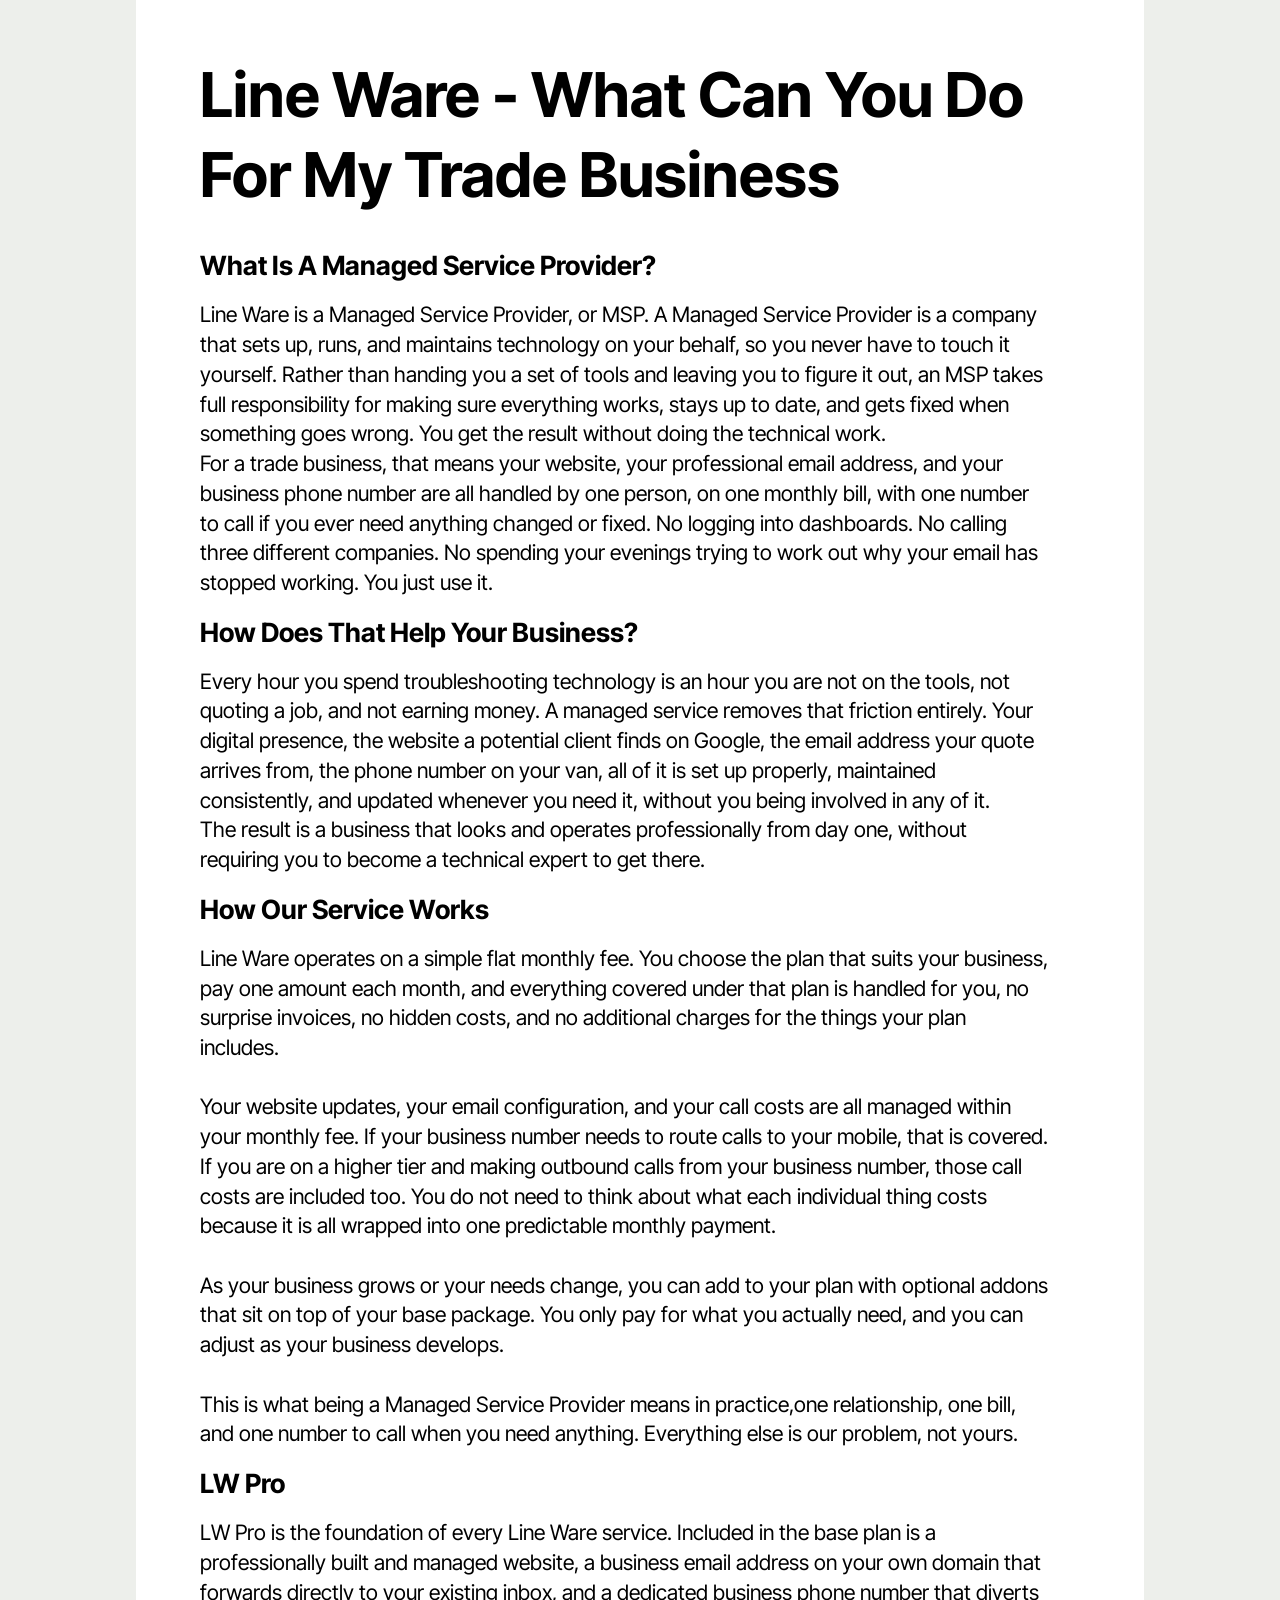
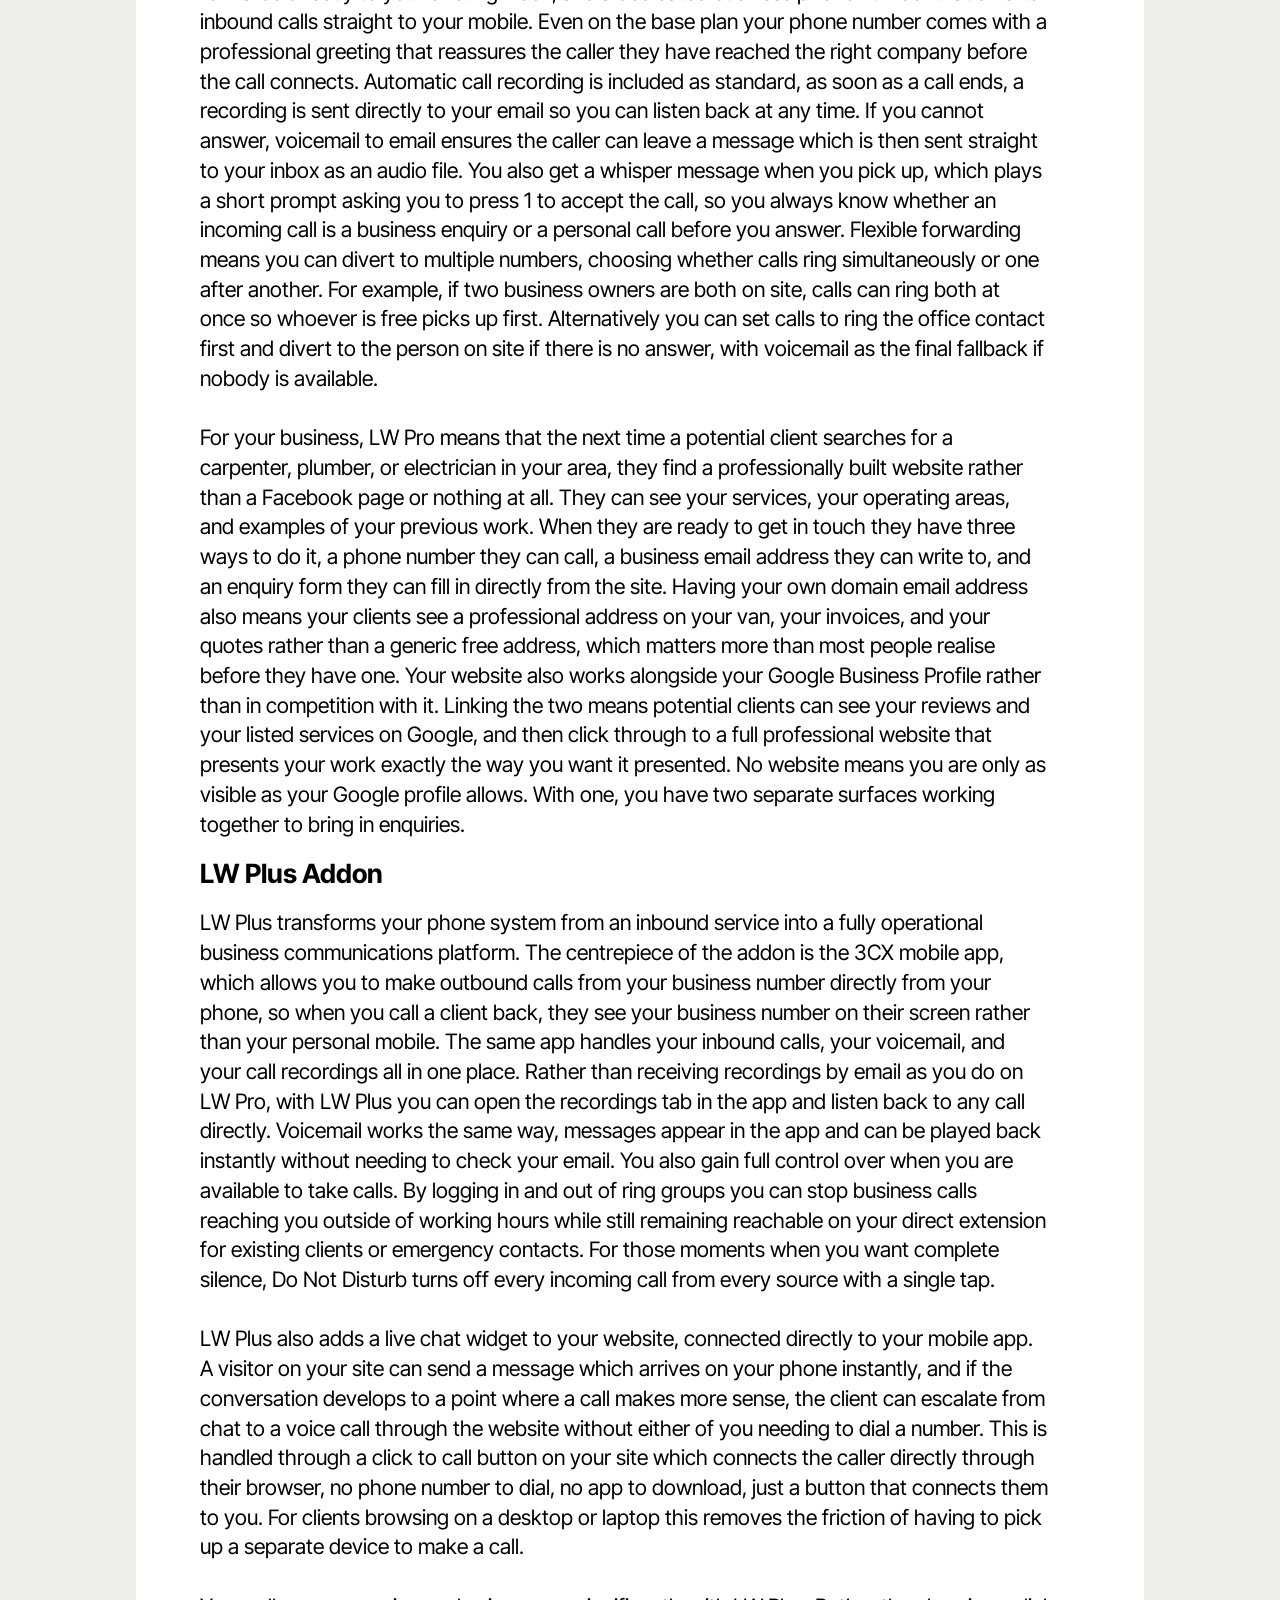
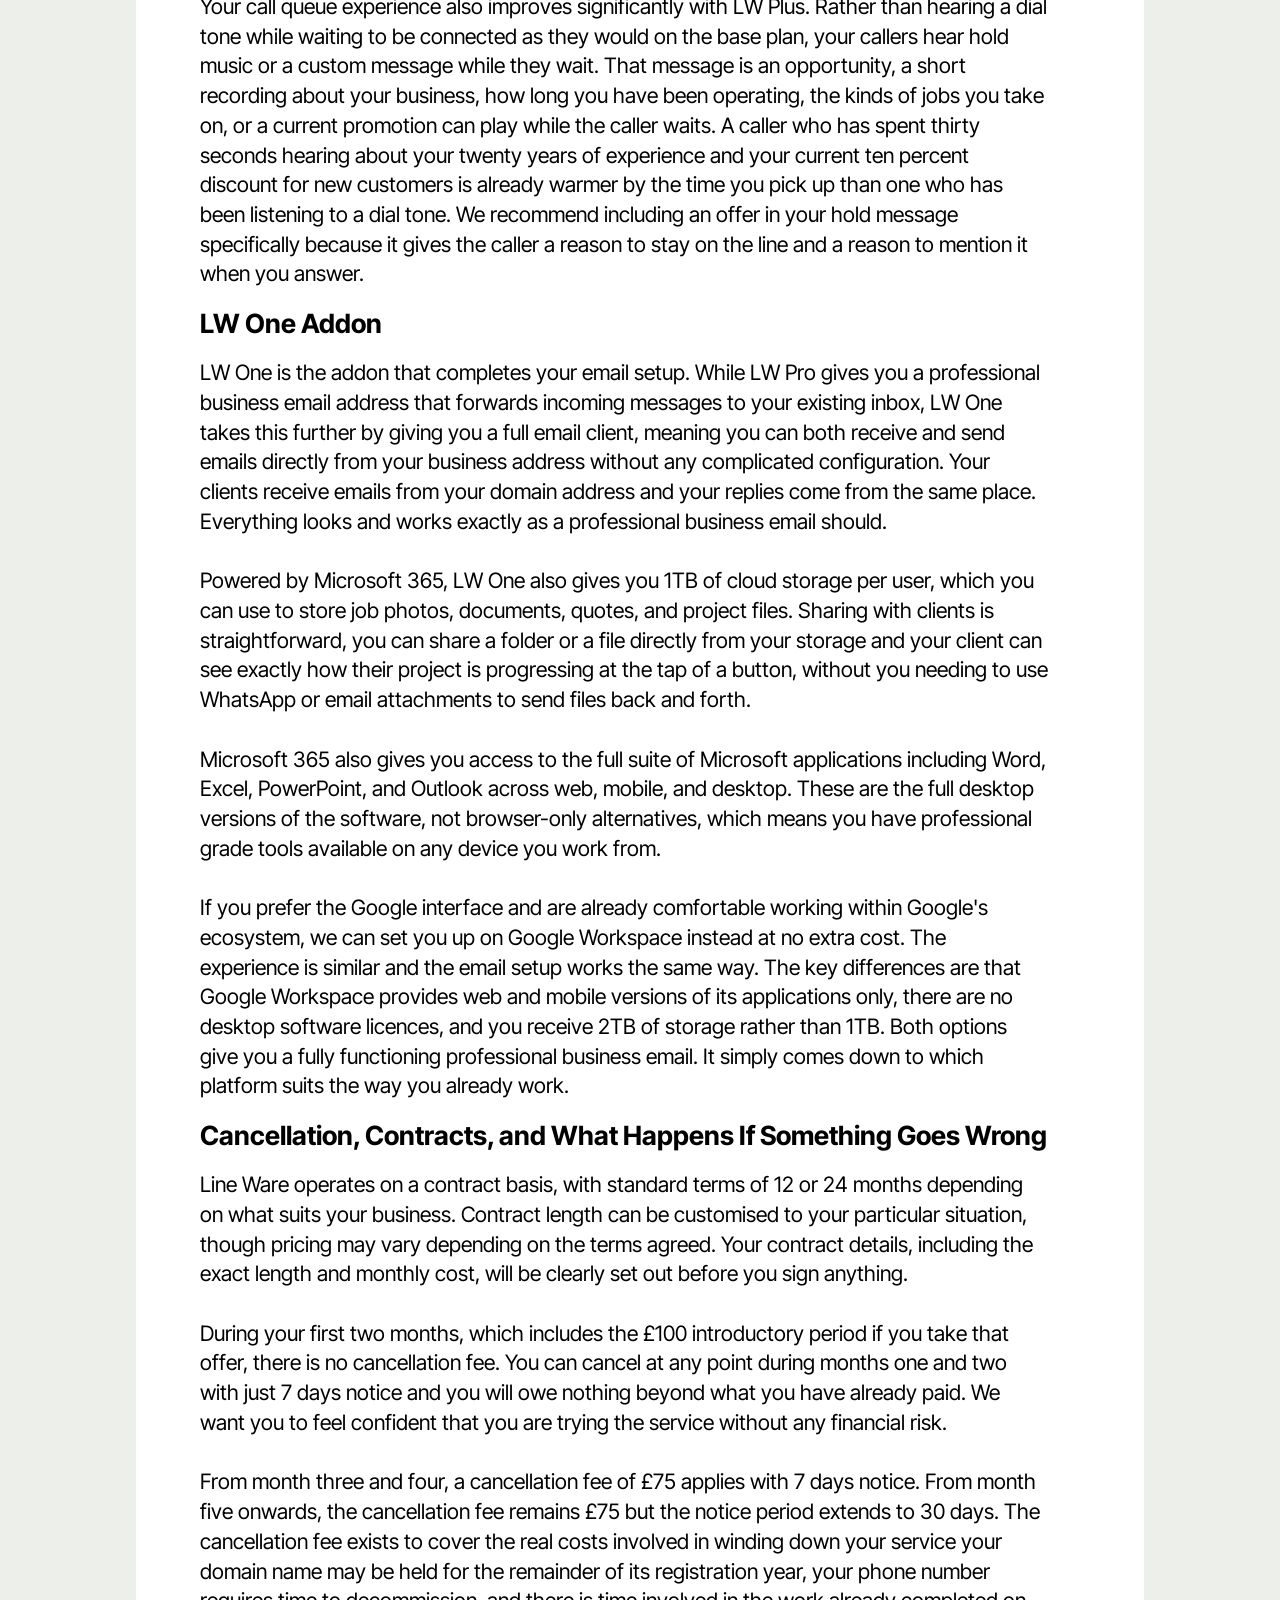
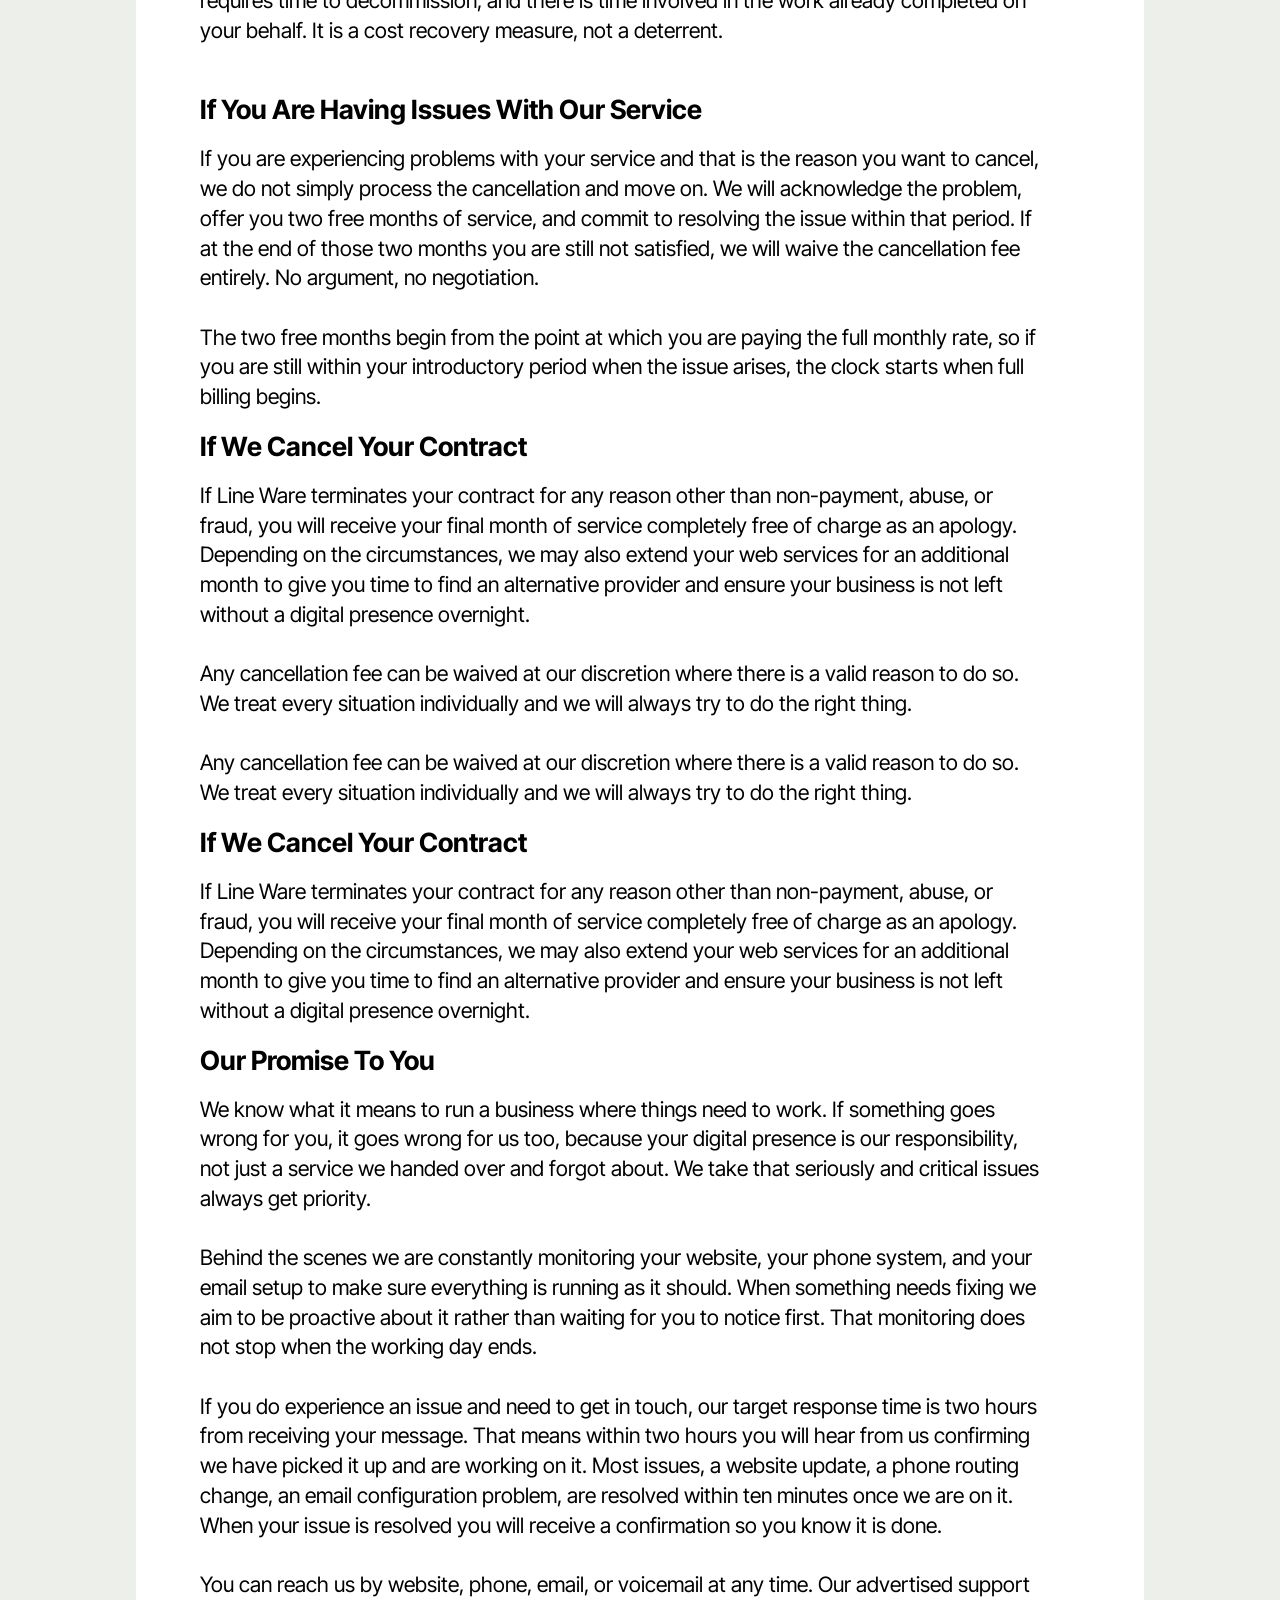
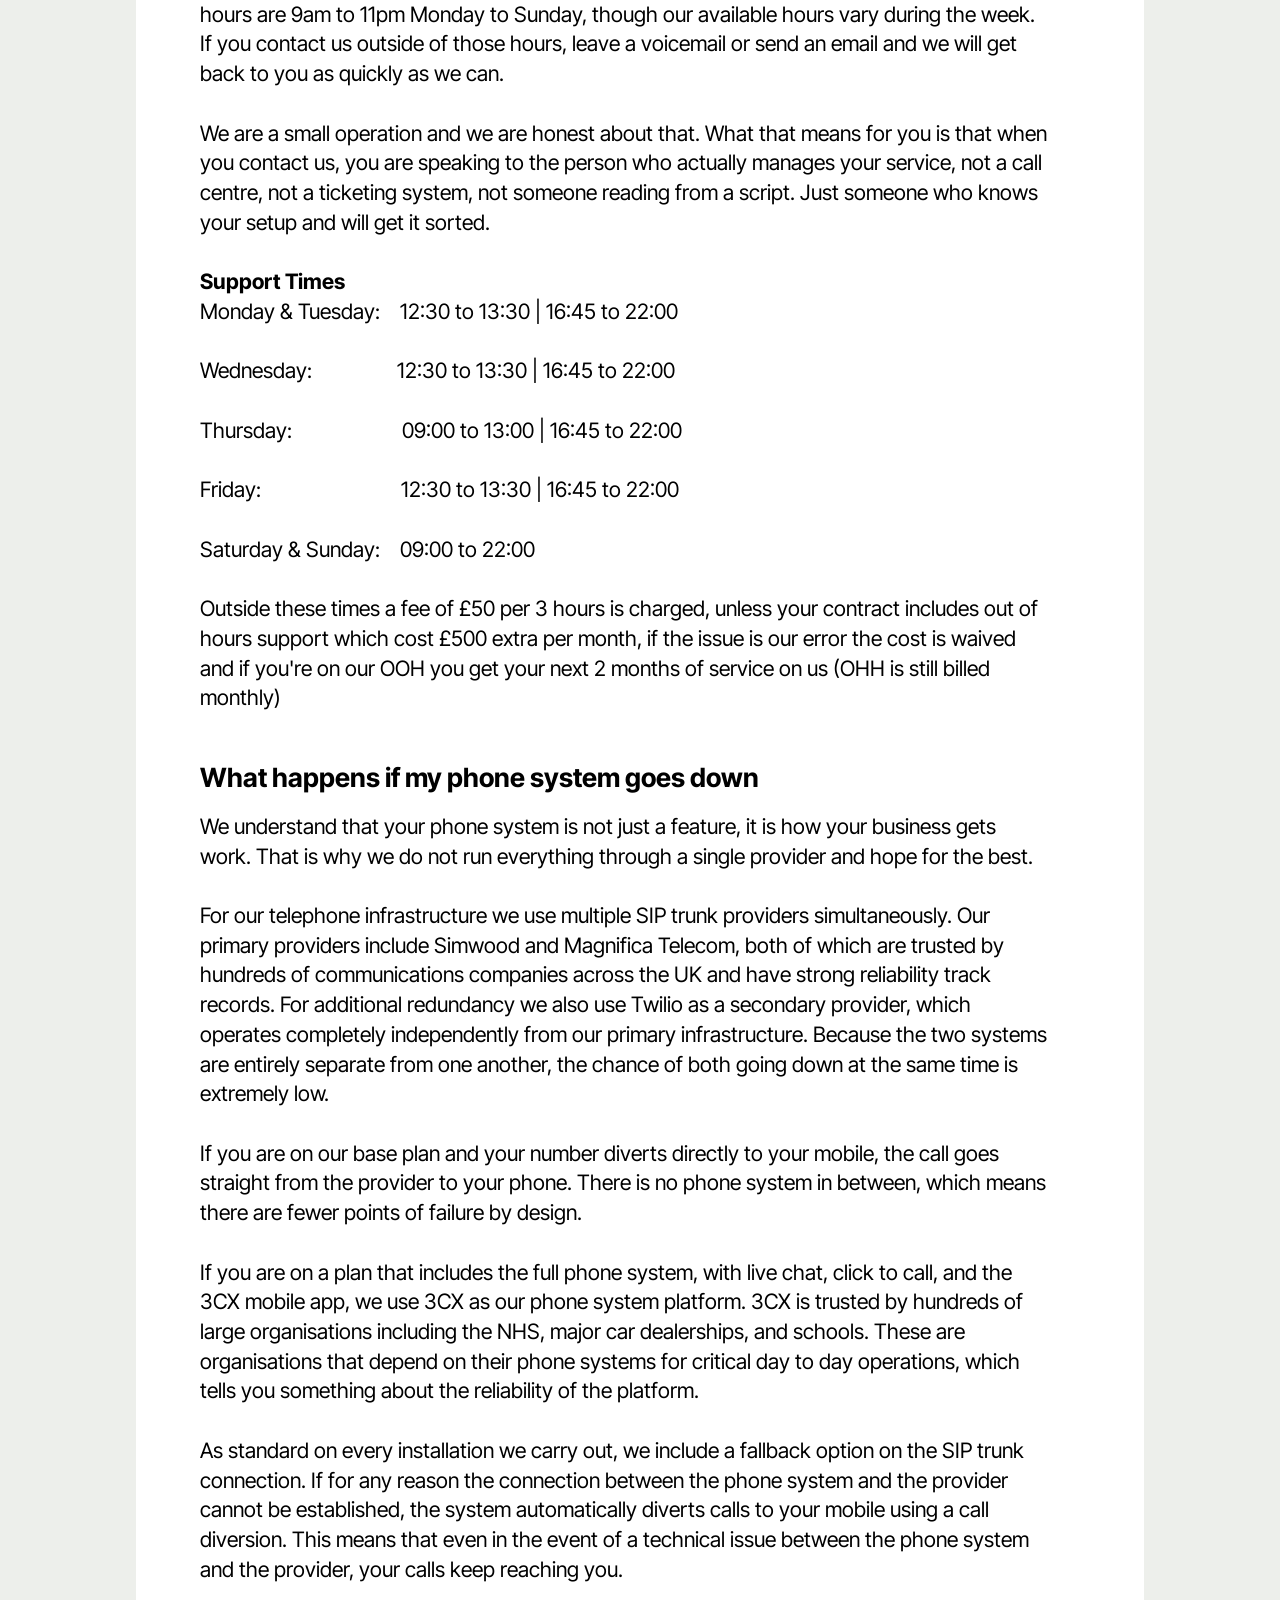
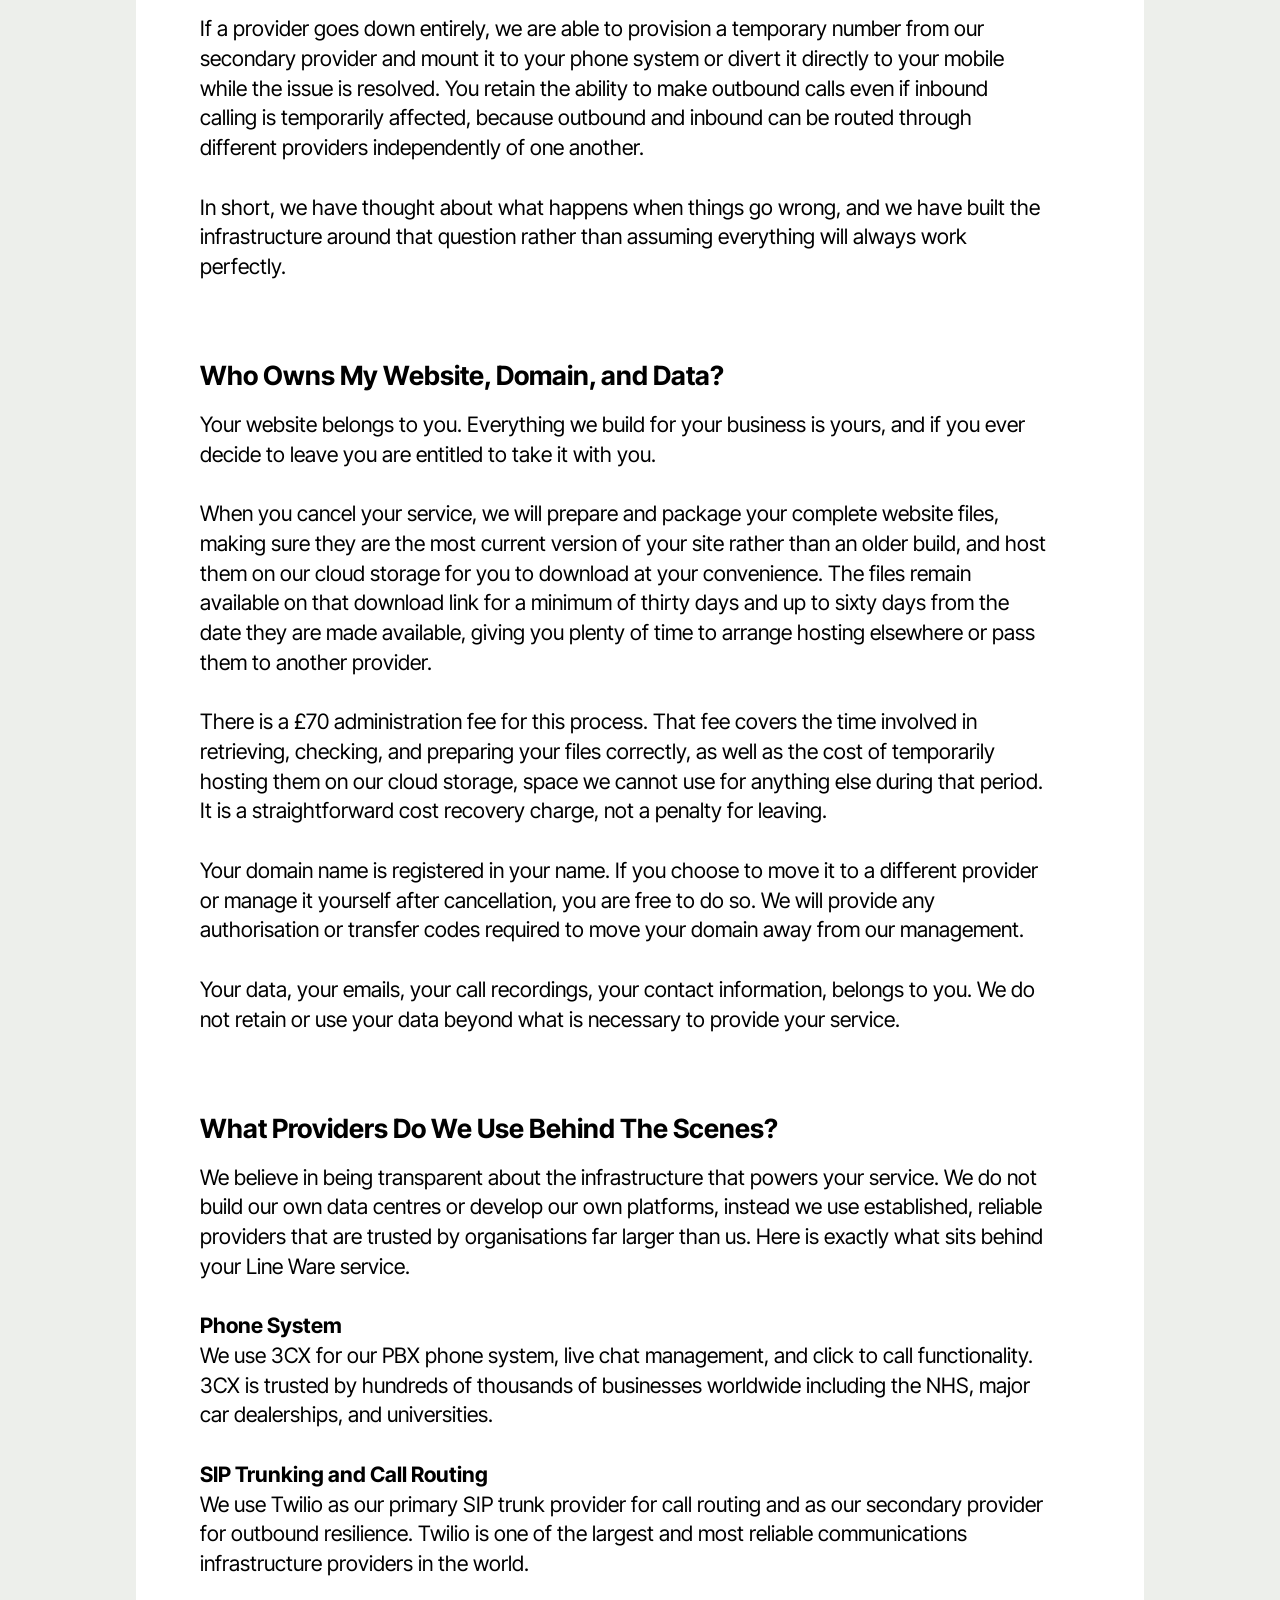
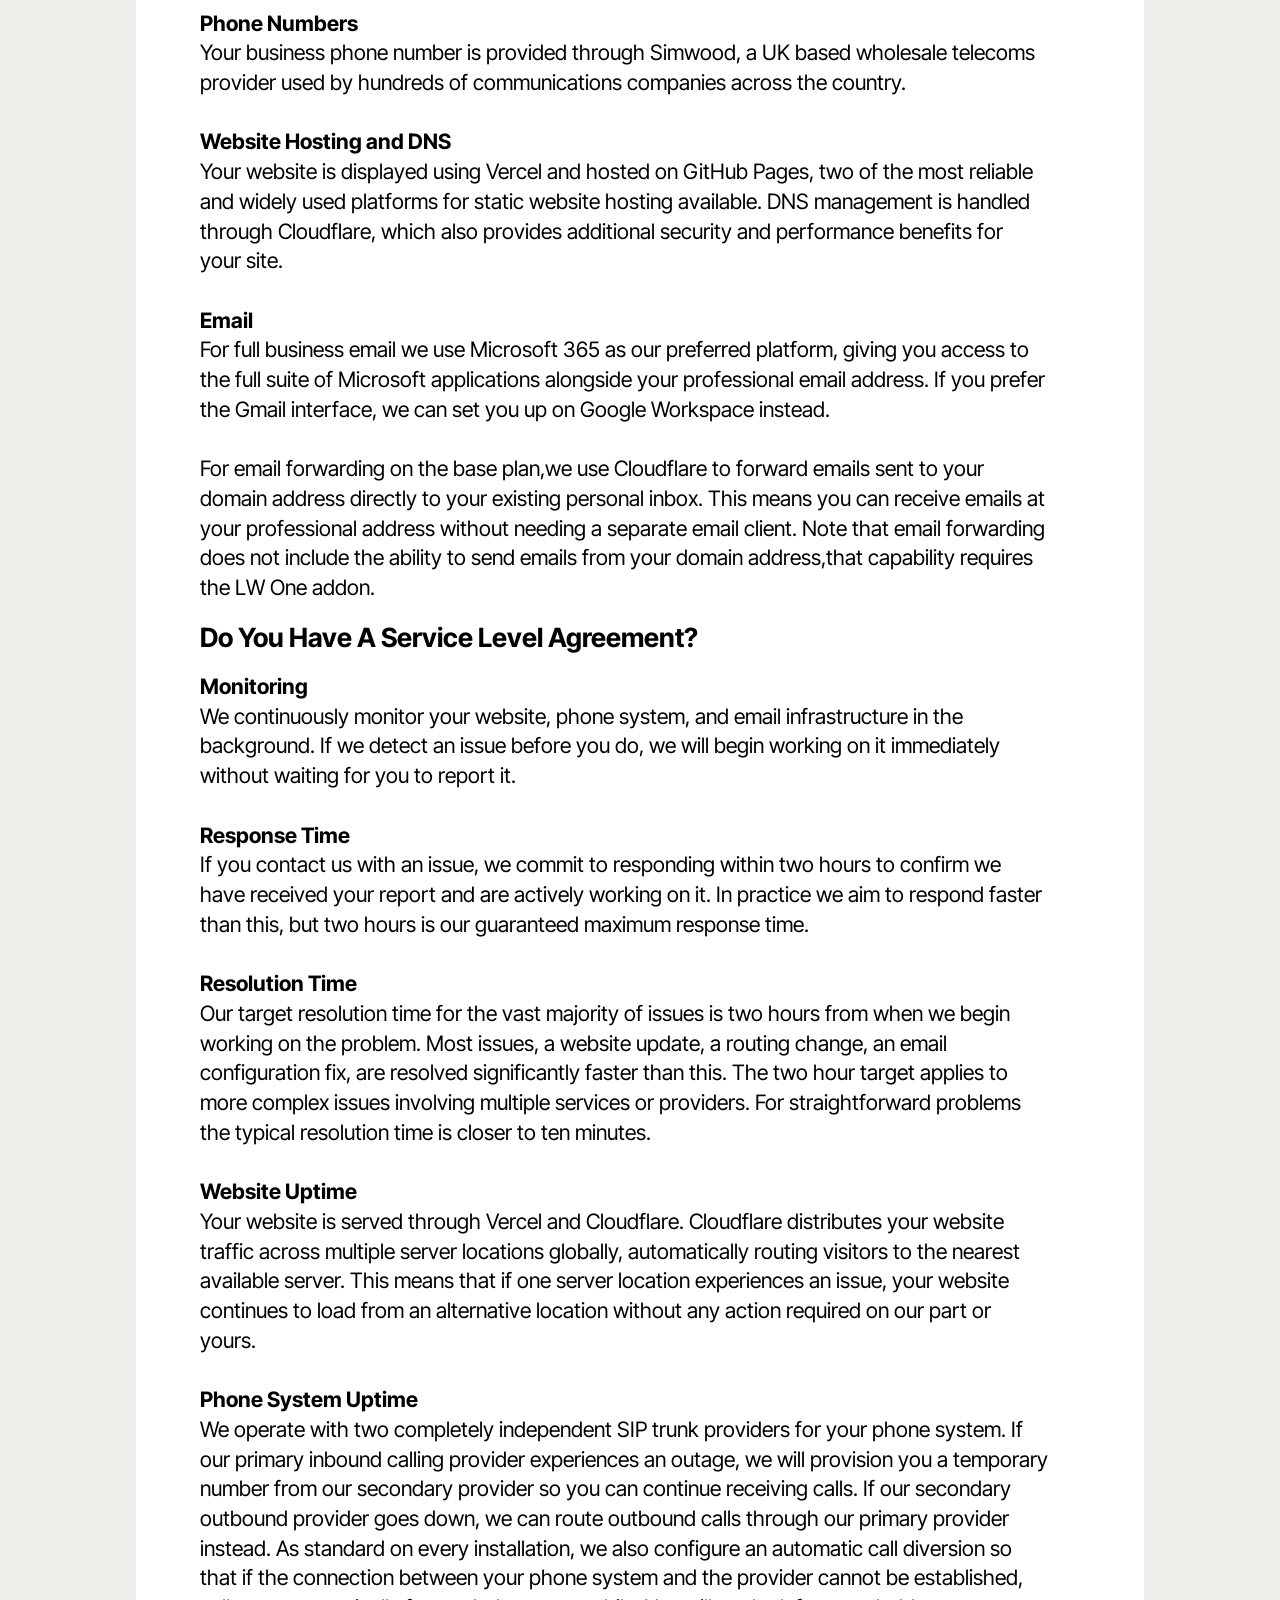
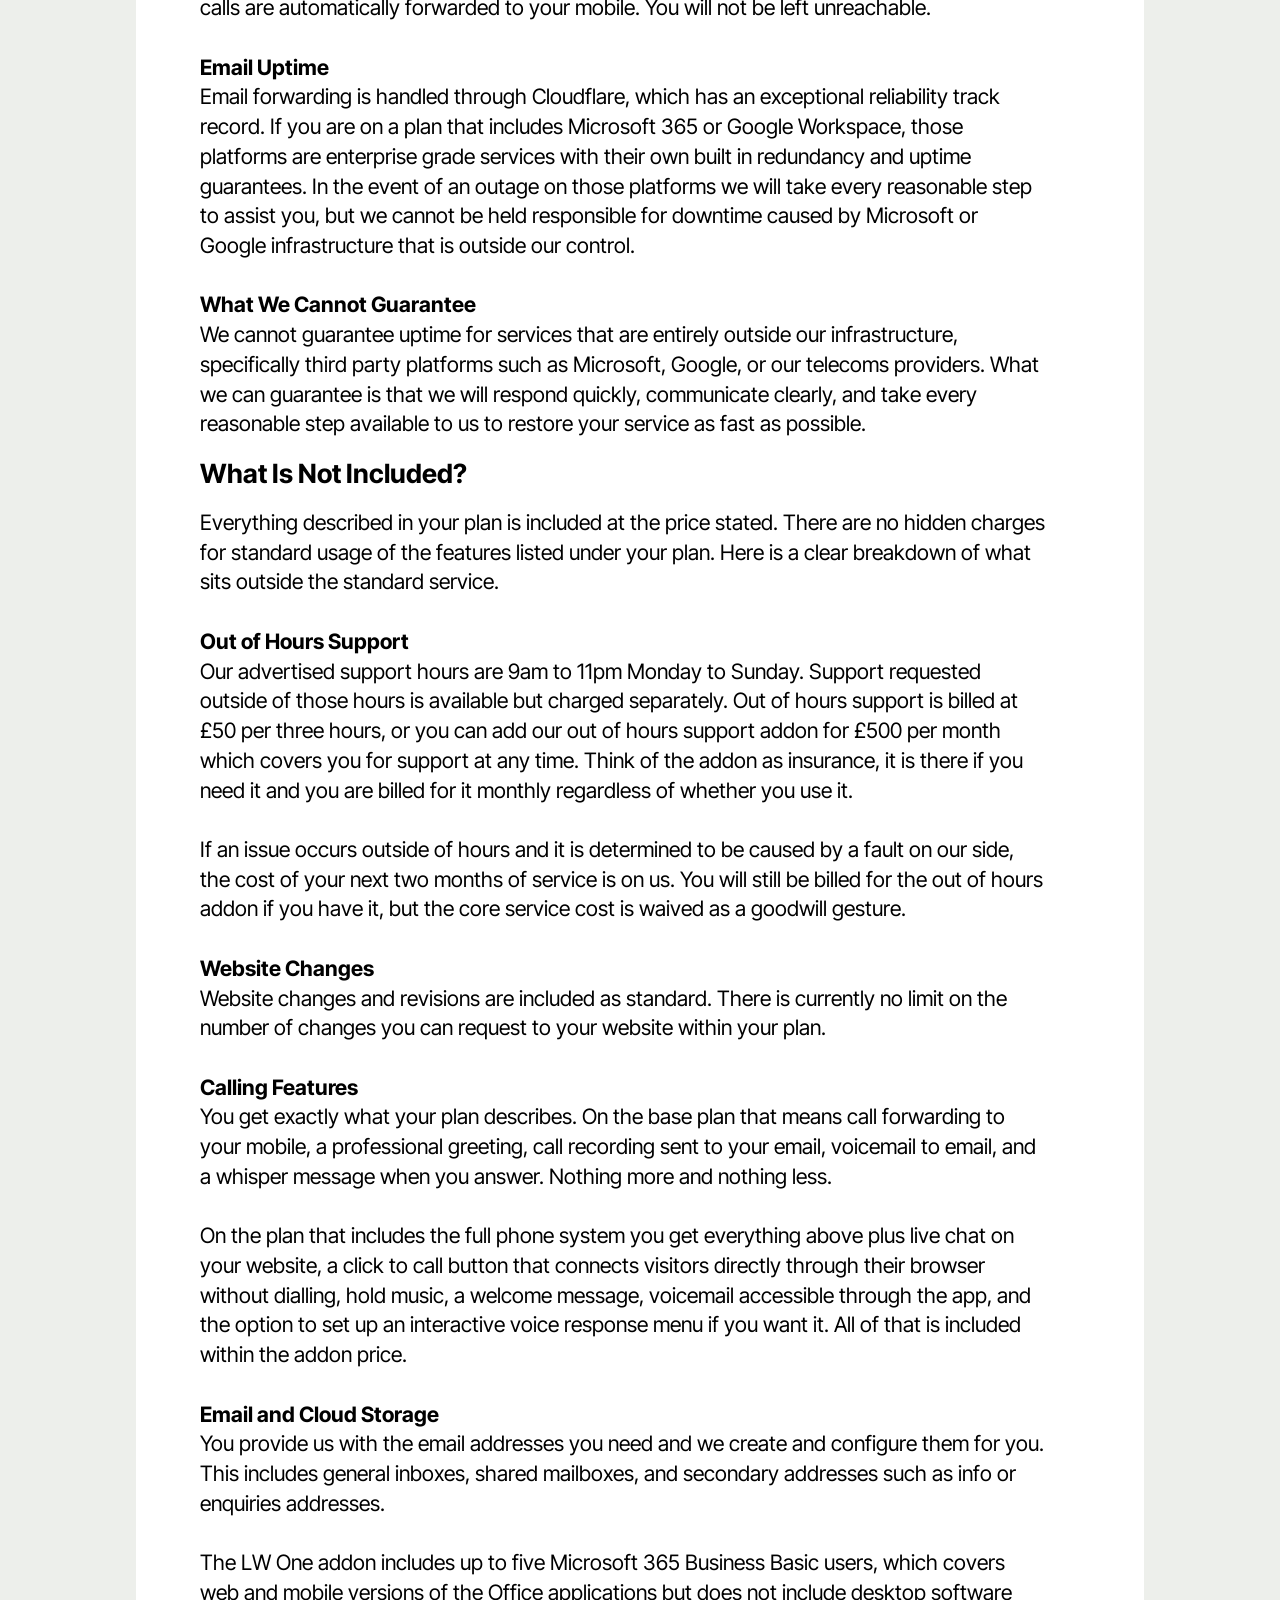
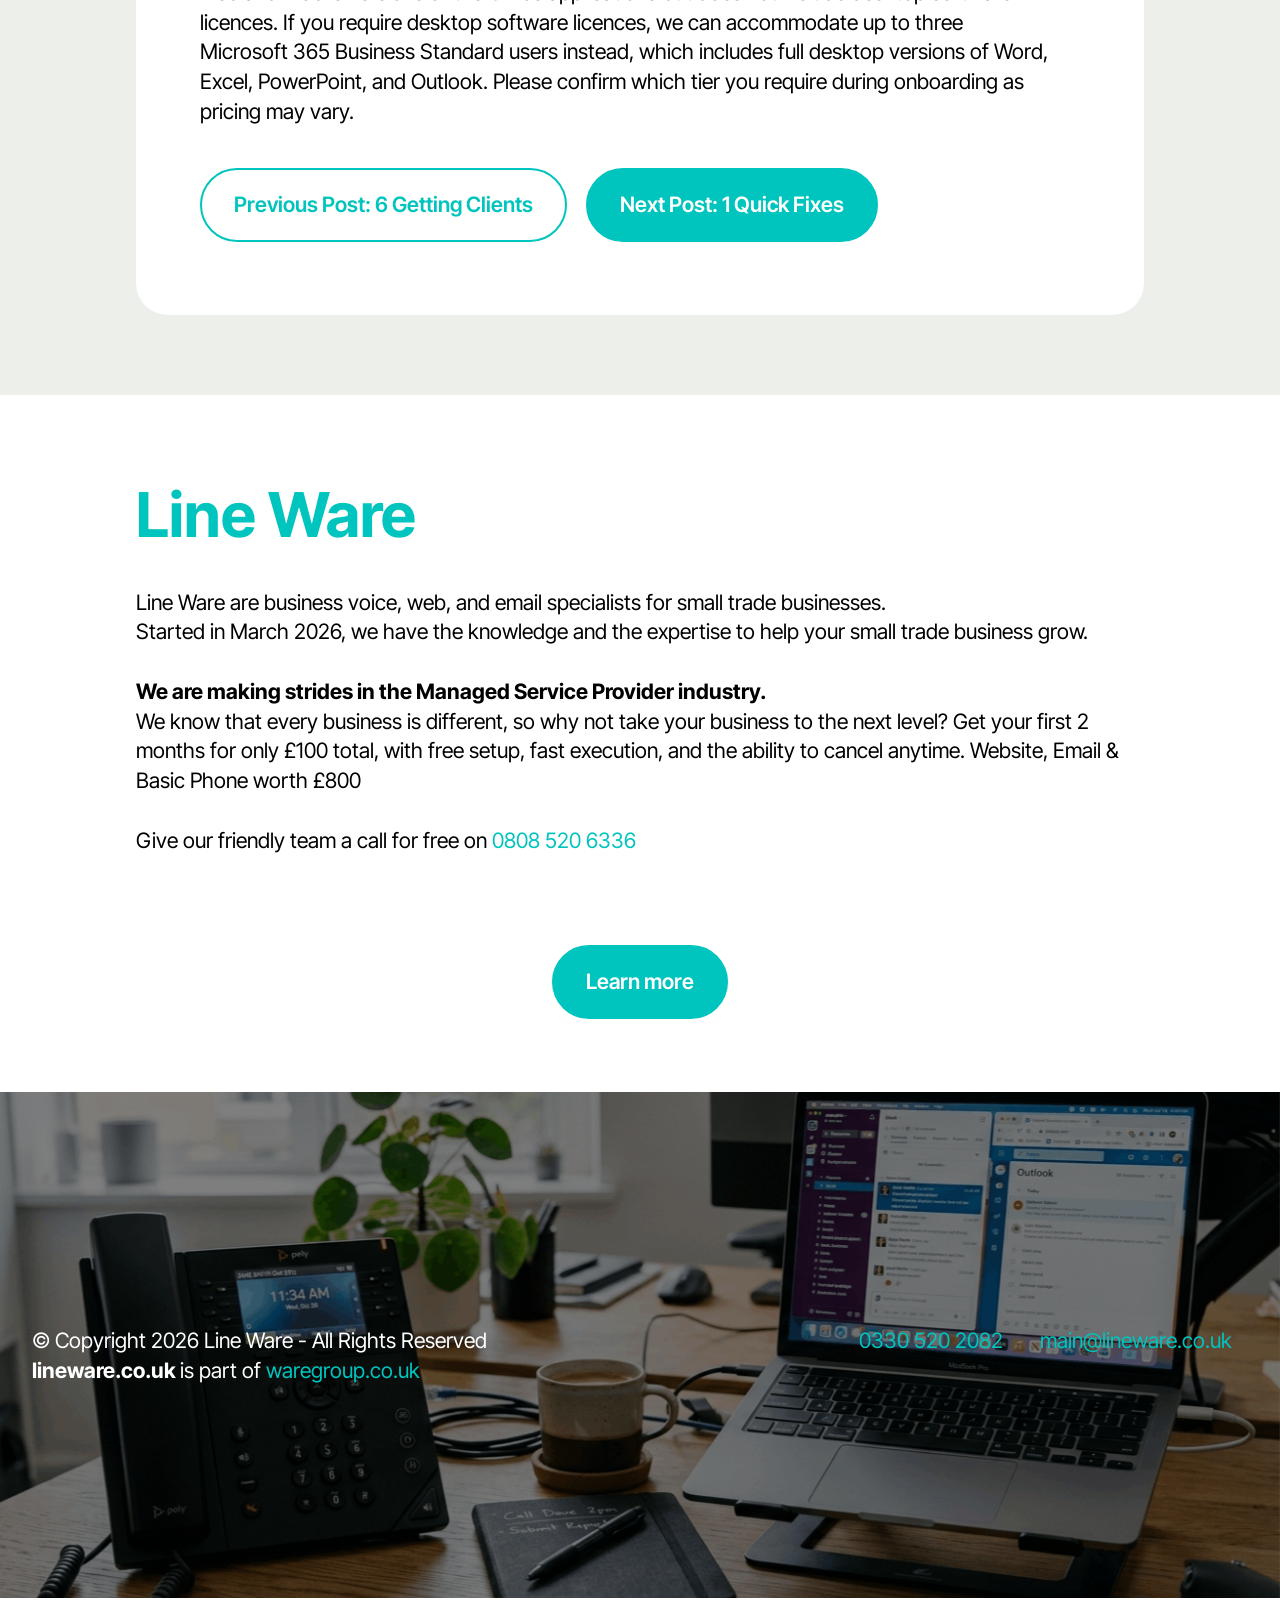
<file: what-line-ware-can-do-for-trade.html>
<!DOCTYPE html>
<html  >
<head>
  <!-- Site made with Mobirise Website Builder v6.0.6, https://mobirise.com -->
  <meta charset="UTF-8">
  <meta http-equiv="X-UA-Compatible" content="IE=edge">
  <meta name="generator" content="Mobirise v6.0.6, mobirise.com">
  <meta name="twitter:card" content="summary_large_image"/>
  <meta name="twitter:image:src" content="assets/images/what-line-ware-can-do-for-trade-meta.png">
  <meta property="og:image" content="assets/images/what-line-ware-can-do-for-trade-meta.png">
  <meta name="twitter:title" content="Line Ware Blog | 7 Post: What Line Ware Can Do For Your Trade Business.">
  <meta name="viewport" content="width=device-width, initial-scale=1, minimum-scale=1">
  <link rel="shortcut icon" href="assets/images/linewarelogo1-128x128-2.png" type="image/x-icon">
  <meta name="description" content="">
  
  
  <title>Line Ware Blog | 7 Post: What Line Ware Can Do For Your Trade Business.</title>
  <link rel="stylesheet" href="assets/web/assets/mobirise-icons2/mobirise2.css">
  <link rel="stylesheet" href="assets/bootstrap/css/bootstrap.min.css">
  <link rel="stylesheet" href="assets/bootstrap/css/bootstrap-grid.min.css">
  <link rel="stylesheet" href="assets/bootstrap/css/bootstrap-reboot.min.css">
  <link rel="stylesheet" href="assets/parallax/jarallax.css">
  <link rel="stylesheet" href="assets/animatecss/animate.css">
  <link rel="stylesheet" href="assets/dropdown/css/style.css">
  <link rel="stylesheet" href="assets/theme/css/style.css">
  <link rel="preload" href="https://fonts.googleapis.com/css?family=Inter+Tight:100,200,300,400,500,600,700,800,900,100i,200i,300i,400i,500i,600i,700i,800i,900i&display=swap" as="style" onload="this.onload=null;this.rel='stylesheet'">
  <noscript><link rel="stylesheet" href="https://fonts.googleapis.com/css?family=Inter+Tight:100,200,300,400,500,600,700,800,900,100i,200i,300i,400i,500i,600i,700i,800i,900i&display=swap"></noscript>
  <link rel="preload" as="style" href="assets/mobirise/css/mbr-additional.css?v=Rjbh81"><link rel="stylesheet" href="assets/mobirise/css/mbr-additional.css?v=Rjbh81" type="text/css">

  
  
  
</head>
<body>
  
  <section data-bs-version="5.1" class="menu menu1 cid-ve1zlPC9CO" once="menu" id="menu01-2d">
	

	<nav class="navbar navbar-dropdown navbar-fixed-top navbar-expand-lg">
		<div class="container">
			<div class="navbar-brand">
				<span class="navbar-logo">
					<a href="index.html">
						<img src="assets/images/linewarelogo1-2000x2000.png" alt="Line Ware Logo" style="height: 5rem;">
					</a>
				</span>
				<span class="navbar-caption-wrap"><a class="navbar-caption text-black text-primary display-4" href="index.html">Line Ware <br>Web Services</a></span>
			</div>
			<button class="navbar-toggler" type="button" data-toggle="collapse" data-bs-toggle="collapse" data-target="#navbarSupportedContent" data-bs-target="#navbarSupportedContent" aria-controls="navbarNavAltMarkup" aria-expanded="false" aria-label="Toggle navigation">
				<div class="hamburger">
					<span></span>
					<span></span>
					<span></span>
					<span></span>
				</div>
			</button>
			<div class="collapse navbar-collapse" id="navbarSupportedContent">
				<ul class="navbar-nav nav-dropdown" data-app-modern-menu="true"><li class="nav-item">
						<a class="nav-link link text-black text-primary display-4" href="index.html">Home</a>
					</li><li class="nav-item"><a class="nav-link link text-black text-primary display-4" href="blog.html"><span class="mobi-mbri mobi-mbri-bootstrap mbr-iconfont mbr-iconfont-btn"></span>Blog</a></li><li class="nav-item"><a class="nav-link link text-black text-primary display-4" href="index.html#features04-g">Services</a></li><li class="nav-item"><a class="nav-link link text-black text-primary display-4" href="index.html#article12-4">About</a></li>
					
					<li class="nav-item">
						<a class="nav-link link text-black text-primary display-4" href="index.html#contacts01-7">Contacts</a>
					</li></ul>
				
				<div class="navbar-buttons mbr-section-btn"><a class="btn btn-warning display-4" href="tel:+443305202132">Call: 0330 520 8082</a></div>
			</div>
		</div>
	</nav>
</section>

<section data-bs-version="5.1" class="article11 cid-ve1zlQ3ktM" id="article11-2e">
    

    
    
    <div class="container">
        <div class="row justify-content-center">
            <div class="title col-md-12 col-lg-10">
                <h3 class="mbr-section-title mbr-fonts-style align-center mt-0 mb-0 display-2"><br>Line Ware - What Can You Do For My Trade Business</h3>
                <h4 class="mbr-section-subtitle align-center mbr-fonts-style mt-4 display-7">By <a href="lineware-articles.html" class="text-warning text-primary">Line Ware</a>&nbsp;| Mar 16 2026 12:34 | 10 Minute Read</h4>
                
            </div>
        </div>
    </div>
</section>

<section data-bs-version="5.1" class="article8 cid-ve1zlQki1u" id="article08-2f">
  

  
  
  <div class="container">
    <div class="row justify-content-center">
      <div class="card col-md-12 col-lg-10">
        <div class="card-wrapper">
          <div class="image-wrapper d-flex justify-content-center mb-4">
            <img src="assets/images/linewarelogo1-2000x2000.png" alt="Plumber">
          </div>
          <div class="card-content-text">
            <h3 class="card-title mbr-fonts-style mbr-white mt-3 mb-4 display-2"><strong>Line Ware - What Can You Do For My Trade Business</strong></h3>
          <div class="row card-box align-left">
            <div class="item features-without-image col-12 active">
              <div class="item-wrapper">
                <h4 class="mbr-section-subtitle mbr-fonts-style mb-3 display-5"><strong>What Is A Managed Service Provider?</strong></h4>
                <p class="mbr-text mbr-fonts-style display-7">Line Ware is a Managed Service Provider, or MSP. A Managed Service Provider is a company that sets up, runs, and maintains technology on your behalf, so you never have to touch it yourself. Rather than handing you a set of tools and leaving you to figure it out, an MSP takes full responsibility for making sure everything works, stays up to date, and gets fixed when something goes wrong. You get the result without doing the technical work.<br>For a trade business, that means your website, your professional email address, and your business phone number are all handled by one person, on one monthly bill, with one number to call if you ever need anything changed or fixed. No logging into dashboards. No calling three different companies. No spending your evenings trying to work out why your email has stopped working. You just use it.<br></p>
              </div>
            </div><div class="item features-without-image col-12">
              <div class="item-wrapper">
                <h4 class="mbr-section-subtitle mbr-fonts-style mb-3 display-5"><strong>How Does That Help Your Business?</strong></h4>
                <p class="mbr-text mbr-fonts-style display-7">Every hour you spend troubleshooting technology is an hour you are not on the tools, not quoting a job, and not earning money. A managed service removes that friction entirely. Your digital presence, the website a potential client finds on Google, the email address your quote arrives from, the phone number on your van, all of it is set up properly, maintained consistently, and updated whenever you need it, without you being involved in any of it.<br>The result is a business that looks and operates professionally from day one, without requiring you to become a technical expert to get there.<br></p>
              </div>
            </div><div class="item features-without-image col-12">
              <div class="item-wrapper">
                <h4 class="mbr-section-subtitle mbr-fonts-style mb-3 display-5"><strong>How Our Service Works</strong></h4>
                <p class="mbr-text mbr-fonts-style display-7">Line Ware operates on a simple flat monthly fee. You choose the plan that suits your business, pay one amount each month, and everything covered under that plan is handled for you, no surprise invoices, no hidden costs, and no additional charges for the things your plan includes.<br><br>Your website updates, your email configuration, and your call costs are all managed within your monthly fee. If your business number needs to route calls to your mobile, that is covered. If you are on a higher tier and making outbound calls from your business number, those call costs are included too. You do not need to think about what each individual thing costs because it is all wrapped into one predictable monthly payment.<br><br>As your business grows or your needs change, you can add to your plan with optional addons that sit on top of your base package. You only pay for what you actually need, and you can adjust as your business develops.<br><br>This is what being a Managed Service Provider means in practice,one relationship, one bill, and one number to call when you need anything. Everything else is our problem, not yours.<br></p>
              </div>
            </div><div class="item features-without-image col-12">
              <div class="item-wrapper">
                <h4 class="mbr-section-subtitle mbr-fonts-style mb-3 display-5"><strong>LW Pro</strong></h4>
                <p class="mbr-text mbr-fonts-style display-7">LW Pro is the foundation of every Line Ware service. Included in the base plan is a professionally built and managed website, a business email address on your own domain that forwards directly to your existing inbox, and a dedicated business phone number that diverts inbound calls straight to your mobile. Even on the base plan your phone number comes with a professional greeting that reassures the caller they have reached the right company before the call connects. Automatic call recording is included as standard, as soon as a call ends, a recording is sent directly to your email so you can listen back at any time. If you cannot answer, voicemail to email ensures the caller can leave a message which is then sent straight to your inbox as an audio file. You also get a whisper message when you pick up, which plays a short prompt asking you to press 1 to accept the call, so you always know whether an incoming call is a business enquiry or a personal call before you answer. Flexible forwarding means you can divert to multiple numbers, choosing whether calls ring simultaneously or one after another. For example, if two business owners are both on site, calls can ring both at once so whoever is free picks up first. Alternatively you can set calls to ring the office contact first and divert to the person on site if there is no answer, with voicemail as the final fallback if nobody is available.<br><br>For your business, LW Pro means that the next time a potential client searches for a carpenter, plumber, or electrician in your area, they find a professionally built website rather than a Facebook page or nothing at all. They can see your services, your operating areas, and examples of your previous work. When they are ready to get in touch they have three ways to do it, a phone number they can call, a business email address they can write to, and an enquiry form they can fill in directly from the site. Having your own domain email address also means your clients see a professional address on your van, your invoices, and your quotes rather than a generic free address, which matters more than most people realise before they have one. Your website also works alongside your Google Business Profile rather than in competition with it. Linking the two means potential clients can see your reviews and your listed services on Google, and then click through to a full professional website that presents your work exactly the way you want it presented. No website means you are only as visible as your Google profile allows. With one, you have two separate surfaces working together to bring in enquiries.<br></p>
              </div>
            </div><div class="item features-without-image col-12">
              <div class="item-wrapper">
                <h4 class="mbr-section-subtitle mbr-fonts-style mb-3 display-5"><strong>LW Plus Addon</strong></h4>
                <p class="mbr-text mbr-fonts-style display-7">LW Plus transforms your phone system from an inbound service into a fully operational business communications platform. The centrepiece of the addon is the 3CX mobile app, which allows you to make outbound calls from your business number directly from your phone, so when you call a client back, they see your business number on their screen rather than your personal mobile. The same app handles your inbound calls, your voicemail, and your call recordings all in one place. Rather than receiving recordings by email as you do on LW Pro, with LW Plus you can open the recordings tab in the app and listen back to any call directly. Voicemail works the same way, messages appear in the app and can be played back instantly without needing to check your email. You also gain full control over when you are available to take calls. By logging in and out of ring groups you can stop business calls reaching you outside of working hours while still remaining reachable on your direct extension for existing clients or emergency contacts. For those moments when you want complete silence, Do Not Disturb turns off every incoming call from every source with a single tap.<br><br>LW Plus also adds a live chat widget to your website, connected directly to your mobile app. A visitor on your site can send a message which arrives on your phone instantly, and if the conversation develops to a point where a call makes more sense, the client can escalate from chat to a voice call through the website without either of you needing to dial a number. This is handled through a click to call button on your site which connects the caller directly through their browser, no phone number to dial, no app to download, just a button that connects them to you. For clients browsing on a desktop or laptop this removes the friction of having to pick up a separate device to make a call.<br><br>Your call queue experience also improves significantly with LW Plus. Rather than hearing a dial tone while waiting to be connected as they would on the base plan, your callers hear hold music or a custom message while they wait. That message is an opportunity, a short recording about your business, how long you have been operating, the kinds of jobs you take on, or a current promotion can play while the caller waits. A caller who has spent thirty seconds hearing about your twenty years of experience and your current ten percent discount for new customers is already warmer by the time you pick up than one who has been listening to a dial tone. We recommend including an offer in your hold message specifically because it gives the caller a reason to stay on the line and a reason to mention it when you answer.<br></p>
              </div>
            </div><div class="item features-without-image col-12">
              <div class="item-wrapper">
                <h4 class="mbr-section-subtitle mbr-fonts-style mb-3 display-5"><strong>LW One Addon</strong></h4>
                <p class="mbr-text mbr-fonts-style display-7">LW One is the addon that completes your email setup. While LW Pro gives you a professional business email address that forwards incoming messages to your existing inbox, LW One takes this further by giving you a full email client, meaning you can both receive and send emails directly from your business address without any complicated configuration. Your clients receive emails from your domain address and your replies come from the same place. Everything looks and works exactly as a professional business email should.<br><br>Powered by Microsoft 365, LW One also gives you 1TB of cloud storage per user, which you can use to store job photos, documents, quotes, and project files. Sharing with clients is straightforward, you can share a folder or a file directly from your storage and your client can see exactly how their project is progressing at the tap of a button, without you needing to use WhatsApp or email attachments to send files back and forth.<br><br>Microsoft 365 also gives you access to the full suite of Microsoft applications including Word, Excel, PowerPoint, and Outlook across web, mobile, and desktop. These are the full desktop versions of the software, not browser-only alternatives, which means you have professional grade tools available on any device you work from.<br><br>If you prefer the Google interface and are already comfortable working within Google's ecosystem, we can set you up on Google Workspace instead at no extra cost. The experience is similar and the email setup works the same way. The key differences are that Google Workspace provides web and mobile versions of its applications only, there are no desktop software licences, and you receive 2TB of storage rather than 1TB. Both options give you a fully functioning professional business email. It simply comes down to which platform suits the way you already work.<br></p>
              </div>
            </div><div class="item features-without-image col-12">
              <div class="item-wrapper">
                <h4 class="mbr-section-subtitle mbr-fonts-style mb-3 display-5"><strong>Cancellation, Contracts, and What Happens If Something Goes Wrong</strong></h4>
                <p class="mbr-text mbr-fonts-style display-7">Line Ware operates on a contract basis, with standard terms of 12 or 24 months depending on what suits your business. Contract length can be customised to your particular situation, though pricing may vary depending on the terms agreed. Your contract details, including the exact length and monthly cost, will be clearly set out before you sign anything.<br><br>During your first two months, which includes the £100 introductory period if you take that offer, there is no cancellation fee. You can cancel at any point during months one and two with just 7 days notice and you will owe nothing beyond what you have already paid. We want you to feel confident that you are trying the service without any financial risk.<br><br>From month three and four, a cancellation fee of £75 applies with 7 days notice. From month five onwards, the cancellation fee remains £75 but the notice period extends to 30 days. The cancellation fee exists to cover the real costs involved in winding down your service your domain name may be held for the remainder of its registration year, your phone number requires time to decommission, and there is time involved in the work already completed on your behalf. It is a cost recovery measure, not a deterrent.<br><br></p>
              </div>
            </div><div class="item features-without-image col-12">
              <div class="item-wrapper">
                <h4 class="mbr-section-subtitle mbr-fonts-style mb-3 display-5"><strong>If You Are Having Issues With Our Service</strong></h4>
                <p class="mbr-text mbr-fonts-style display-7">If you are experiencing problems with your service and that is the reason you want to cancel, we do not simply process the cancellation and move on. We will acknowledge the problem, offer you two free months of service, and commit to resolving the issue within that period. If at the end of those two months you are still not satisfied, we will waive the cancellation fee entirely. No argument, no negotiation.<br><br>The two free months begin from the point at which you are paying the full monthly rate, so if you are still within your introductory period when the issue arises, the clock starts when full billing begins.</p>
              </div>
            </div><div class="item features-without-image col-12">
              <div class="item-wrapper">
                <h4 class="mbr-section-subtitle mbr-fonts-style mb-3 display-5"><strong>If We Cancel Your Contract</strong></h4>
                <p class="mbr-text mbr-fonts-style display-7">If Line Ware terminates your contract for any reason other than non-payment, abuse, or fraud, you will receive your final month of service completely free of charge as an apology. Depending on the circumstances, we may also extend your web services for an additional month to give you time to find an alternative provider and ensure your business is not left without a digital presence overnight.<br><br>Any cancellation fee can be waived at our discretion where there is a valid reason to do so. We treat every situation individually and we will always try to do the right thing.<br><br>Any cancellation fee can be waived at our discretion where there is a valid reason to do so. We treat every situation individually and we will always try to do the right thing.<br></p>
              </div>
            </div><div class="item features-without-image col-12">
              <div class="item-wrapper">
                <h4 class="mbr-section-subtitle mbr-fonts-style mb-3 display-5"><strong>If We Cancel Your Contract</strong></h4>
                <p class="mbr-text mbr-fonts-style display-7">If Line Ware terminates your contract for any reason other than non-payment, abuse, or fraud, you will receive your final month of service completely free of charge as an apology. Depending on the circumstances, we may also extend your web services for an additional month to give you time to find an alternative provider and ensure your business is not left without a digital presence overnight.<br></p>
              </div>
            </div><div class="item features-without-image col-12">
              <div class="item-wrapper">
                <h4 class="mbr-section-subtitle mbr-fonts-style mb-3 display-5"><strong>Our Promise To You</strong></h4>
                <p class="mbr-text mbr-fonts-style display-7">We know what it means to run a business where things need to work. If something goes wrong for you, it goes wrong for us too, because your digital presence is our responsibility, not just a service we handed over and forgot about. We take that seriously and critical issues always get priority.<br><br>Behind the scenes we are constantly monitoring your website, your phone system, and your email setup to make sure everything is running as it should. When something needs fixing we aim to be proactive about it rather than waiting for you to notice first. That monitoring does not stop when the working day ends.<br><br>If you do experience an issue and need to get in touch, our target response time is two hours from receiving your message. That means within two hours you will hear from us confirming we have picked it up and are working on it. Most issues, a website update, a phone routing change, an email configuration problem, are resolved within ten minutes once we are on it. When your issue is resolved you will receive a confirmation so you know it is done.<br><br>You can reach us by website, phone, email, or voicemail at any time. Our advertised support hours are 9am to 11pm Monday to Sunday, though our available hours vary during the week. If you contact us outside of those hours, leave a voicemail or send an email and we will get back to you as quickly as we can.<br><br>We are a small operation and we are honest about that. What that means for you is that when you contact us, you are speaking to the person who actually manages your service, not a call centre, not a ticketing system, not someone reading from a script. Just someone who knows your setup and will get it sorted.<br><br><strong>Support Times</strong><br>Monday &amp; Tuesday:&nbsp; &nbsp; 12:30 to 13:30 | 16:45 to 22:00&nbsp;<br><br>Wednesday:&nbsp; &nbsp; &nbsp; &nbsp; &nbsp; &nbsp; &nbsp; &nbsp; &nbsp;12:30 to 13:30 | 16:45 to 22:00<br> <br>Thursday:&nbsp; &nbsp; &nbsp; &nbsp; &nbsp; &nbsp; &nbsp; &nbsp; &nbsp; &nbsp; &nbsp; 09:00 to 13:00 | 16:45 to 22:00<br> <br>Friday:&nbsp; &nbsp; &nbsp; &nbsp; &nbsp; &nbsp; &nbsp; &nbsp; &nbsp; &nbsp; &nbsp; &nbsp; &nbsp; &nbsp; 12:30 to 13:30 | 16:45 to 22:00<br><br> Saturday &amp; Sunday:&nbsp; &nbsp; 09:00 to 22:00<br><br>Outside these times a fee of £50 per 3 hours is charged, unless your contract includes out of hours support which cost £500 extra per month, if the issue is our error the cost is waived and if you're on our OOH you get your next 2 months of service on us (OHH is still billed monthly)<br><br></p>
              </div>
            </div><div class="item features-without-image col-12">
              <div class="item-wrapper">
                <h4 class="mbr-section-subtitle mbr-fonts-style mb-3 display-5"><strong>What happens if my phone system goes down</strong></h4>
                <p class="mbr-text mbr-fonts-style display-7">We understand that your phone system is not just a feature, it is how your business gets work. That is why we do not run everything through a single provider and hope for the best.<br><br>For our telephone infrastructure we use multiple SIP trunk providers simultaneously. Our primary providers include Simwood and Magnifica Telecom, both of which are trusted by hundreds of communications companies across the UK and have strong reliability track records. For additional redundancy we also use Twilio as a secondary provider, which operates completely independently from our primary infrastructure. Because the two systems are entirely separate from one another, the chance of both going down at the same time is extremely low.<br><br>If you are on our base plan and your number diverts directly to your mobile, the call goes straight from the provider to your phone. There is no phone system in between, which means there are fewer points of failure by design.<br><br>If you are on a plan that includes the full phone system, with live chat, click to call, and the 3CX mobile app, we use 3CX as our phone system platform. 3CX is trusted by hundreds of large organisations including the NHS, major car dealerships, and schools. These are organisations that depend on their phone systems for critical day to day operations, which tells you something about the reliability of the platform.<br><br>As standard on every installation we carry out, we include a fallback option on the SIP trunk connection. If for any reason the connection between the phone system and the provider cannot be established, the system automatically diverts calls to your mobile using a call diversion. This means that even in the event of a technical issue between the phone system and the provider, your calls keep reaching you.<br><br>If a provider goes down entirely, we are able to provision a temporary number from our secondary provider and mount it to your phone system or divert it directly to your mobile while the issue is resolved. You retain the ability to make outbound calls even if inbound calling is temporarily affected, because outbound and inbound can be routed through different providers independently of one another.<br><br>In short, we have thought about what happens when things go wrong, and we have built the infrastructure around that question rather than assuming everything will always work perfectly.<br><br><br></p>
              </div>
            </div><div class="item features-without-image col-12">
              <div class="item-wrapper">
                <h4 class="mbr-section-subtitle mbr-fonts-style mb-3 display-5"><strong>Who Owns My Website, Domain, and Data?</strong></h4>
                <p class="mbr-text mbr-fonts-style display-7">Your website belongs to you. Everything we build for your business is yours, and if you ever decide to leave you are entitled to take it with you.<br><br>When you cancel your service, we will prepare and package your complete website files, making sure they are the most current version of your site rather than an older build, and host them on our cloud storage for you to download at your convenience. The files remain available on that download link for a minimum of thirty days and up to sixty days from the date they are made available, giving you plenty of time to arrange hosting elsewhere or pass them to another provider.<br><br>There is a £70 administration fee for this process. That fee covers the time involved in retrieving, checking, and preparing your files correctly, as well as the cost of temporarily hosting them on our cloud storage, space we cannot use for anything else during that period. It is a straightforward cost recovery charge, not a penalty for leaving.<br><br>Your domain name is registered in your name. If you choose to move it to a different provider or manage it yourself after cancellation, you are free to do so. We will provide any authorisation or transfer codes required to move your domain away from our management.<br><br>Your data, your emails, your call recordings, your contact information, belongs to you. We do not retain or use your data beyond what is necessary to provide your service.&nbsp;<br><br><br></p>
              </div>
            </div><div class="item features-without-image col-12">
              <div class="item-wrapper">
                <h4 class="mbr-section-subtitle mbr-fonts-style mb-3 display-5"><strong>What Providers Do We Use Behind The Scenes?</strong></h4>
                <p class="mbr-text mbr-fonts-style display-7">We believe in being transparent about the infrastructure that powers your service. We do not build our own data centres or develop our own platforms, instead we use established, reliable providers that are trusted by organisations far larger than us. Here is exactly what sits behind your Line Ware service.<br><br><strong>Phone System</strong><br>We use 3CX for our PBX phone system, live chat management, and click to call functionality. 3CX is trusted by hundreds of thousands of businesses worldwide including the NHS, major car dealerships, and universities.<br><br><strong>SIP Trunking and Call Routing</strong><br>We use Twilio as our primary SIP trunk provider for call routing and as our secondary provider for outbound resilience. Twilio is one of the largest and most reliable communications infrastructure providers in the world.<br><br><strong>Phone Numbers</strong><br>Your business phone number is provided through Simwood, a UK based wholesale telecoms provider used by hundreds of communications companies across the country.<br><br><strong>Website Hosting and DNS</strong><br>Your website is displayed using Vercel and hosted on GitHub Pages, two of the most reliable and widely used platforms for static website hosting available. DNS management is handled through Cloudflare, which also provides additional security and performance benefits for your site.<br><br><strong>Email</strong><br>For full business email we use Microsoft 365 as our preferred platform, giving you access to the full suite of Microsoft applications alongside your professional email address. If you prefer the Gmail interface, we can set you up on Google Workspace instead.<br><br>For email forwarding on the base plan,we use Cloudflare to forward emails sent to your domain address directly to your existing personal inbox. This means you can receive emails at your professional address without needing a separate email client. Note that email forwarding does not include the ability to send emails from your domain address,that capability requires the LW One addon.<br></p>
              </div>
            </div><div class="item features-without-image col-12">
              <div class="item-wrapper">
                <h4 class="mbr-section-subtitle mbr-fonts-style mb-3 display-5"><strong>Do You Have A Service Level Agreement?</strong></h4>
                <p class="mbr-text mbr-fonts-style display-7"><strong>Monitoring</strong><br>We continuously monitor your website, phone system, and email infrastructure in the background. If we detect an issue before you do, we will begin working on it immediately without waiting for you to report it.<br><br><strong>Response Time</strong><br>If you contact us with an issue, we commit to responding within two hours to confirm we have received your report and are actively working on it. In practice we aim to respond faster than this, but two hours is our guaranteed maximum response time.<br><br><strong>Resolution Time</strong><br>Our target resolution time for the vast majority of issues is two hours from when we begin working on the problem. Most issues, a website update, a routing change, an email configuration fix, are resolved significantly faster than this. The two hour target applies to more complex issues involving multiple services or providers. For straightforward problems the typical resolution time is closer to ten minutes.<br><br><strong>Website Uptime</strong><br>Your website is served through Vercel and Cloudflare. Cloudflare distributes your website traffic across multiple server locations globally, automatically routing visitors to the nearest available server. This means that if one server location experiences an issue, your website continues to load from an alternative location without any action required on our part or yours.<br><br><strong>Phone System Uptime</strong><br>We operate with two completely independent SIP trunk providers for your phone system. If our primary inbound calling provider experiences an outage, we will provision you a temporary number from our secondary provider so you can continue receiving calls. If our secondary outbound provider goes down, we can route outbound calls through our primary provider instead. As standard on every installation, we also configure an automatic call diversion so that if the connection between your phone system and the provider cannot be established, calls are automatically forwarded to your mobile. You will not be left unreachable.<br><br><strong>Email Uptime</strong><br>Email forwarding is handled through Cloudflare, which has an exceptional reliability track record. If you are on a plan that includes Microsoft 365 or Google Workspace, those platforms are enterprise grade services with their own built in redundancy and uptime guarantees. In the event of an outage on those platforms we will take every reasonable step to assist you, but we cannot be held responsible for downtime caused by Microsoft or Google infrastructure that is outside our control.<br><br><strong>What We Cannot Guarantee</strong><br>We cannot guarantee uptime for services that are entirely outside our infrastructure, specifically third party platforms such as Microsoft, Google, or our telecoms providers. What we can guarantee is that we will respond quickly, communicate clearly, and take every reasonable step available to us to restore your service as fast as possible.<br></p>
              </div>
            </div><div class="item features-without-image col-12">
              <div class="item-wrapper">
                <h4 class="mbr-section-subtitle mbr-fonts-style mb-3 display-5"><strong>What Is Not Included?</strong></h4>
                <p class="mbr-text mbr-fonts-style display-7">Everything described in your plan is included at the price stated. There are no hidden charges for standard usage of the features listed under your plan. Here is a clear breakdown of what sits outside the standard service.<br><br><strong>Out of Hours Support<br></strong>Our advertised support hours are 9am to 11pm Monday to Sunday. Support requested outside of those hours is available but charged separately. Out of hours support is billed at £50 per three hours, or you can add our out of hours support addon for £500 per month which covers you for support at any time. Think of the addon as insurance, it is there if you need it and you are billed for it monthly regardless of whether you use it.<br><br>If an issue occurs outside of hours and it is determined to be caused by a fault on our side, the cost of your next two months of service is on us. You will still be billed for the out of hours addon if you have it, but the core service cost is waived as a goodwill gesture.<br><br><strong>Website Changes<br></strong>Website changes and revisions are included as standard. There is currently no limit on the number of changes you can request to your website within your plan.<br><br><strong>Calling Features<br></strong>You get exactly what your plan describes. On the base plan that means call forwarding to your mobile, a professional greeting, call recording sent to your email, voicemail to email, and a whisper message when you answer. Nothing more and nothing less.<br><br>On the plan that includes the full phone system you get everything above plus live chat on your website, a click to call button that connects visitors directly through their browser without dialling, hold music, a welcome message, voicemail accessible through the app, and the option to set up an interactive voice response menu if you want it. All of that is included within the addon price.<br><br><strong>Email and Cloud Storage<br></strong>You provide us with the email addresses you need and we create and configure them for you. This includes general inboxes, shared mailboxes, and secondary addresses such as info or enquiries addresses.<br><br>The LW One addon includes up to five Microsoft 365 Business Basic users, which covers web and mobile versions of the Office applications but does not include desktop software licences. If you require desktop software licences, we can accommodate up to three Microsoft 365 Business Standard users instead, which includes full desktop versions of Word, Excel, PowerPoint, and Outlook. Please confirm which tier you require during onboarding as pricing may vary.<br></p>
              </div>
            </div>
            
            

            <div class="mbr-section-btn mt-3"><a class="btn btn-warning-outline display-7" href="keeping-clients-for-trades.html">Previous Post: 6 Getting Clients</a> <a class="btn btn-warning display-7" href="common-line-ware-issues-with-quick-fixes.html">Next Post:&nbsp;1 Quick Fixes</a></div>
          </div>
          </div>
        </div>
      </div>
    </div>
  </div>
</section>

<section data-bs-version="5.1" class="article12 cid-vfovyGWmnL" id="article12-2s">    
    
    <div class="container">
        <div class="row justify-content-center">
            <div class="col-md-12 col-lg-10">
                <h3 class="mbr-section-title mbr-fonts-style mb-4 mt-0 display-2"><strong>Line Ware</strong></h3>
                
                <p class="mbr-text mbr-fonts-style display-7">Line Ware are business voice, web, and email specialists for small trade businesses.&nbsp;
<br>Started in March 2026, we have the knowledge and the expertise to help your small trade business grow. 
<br>
<br><strong>We are making strides in the Managed Service Provider industry. 
</strong><br>We know that every business is different, so why not take your business to the next level? Get your first 2 months for only £100&nbsp;total, with free setup, fast execution, and the ability to cancel anytime. Website, Email &amp; Basic Phone worth £800<br><br>Give our friendly team a call for free on <strong><a href="tel:+448085206336" class="text-warning text-primary">0808 520 6336</a></strong></p>
            </div>
        </div>
    </div>
</section>

<section data-bs-version="5.1" class="article16 cid-ve1zlQUWK1" id="article16-2h">
    
    <div class="container">
        <div class="row justify-content-center">
            <div class="col-md-12 col-lg-12">
                <div class="mbr-section-btn align-center"><a class="btn btn-warning display-4" href="index.html">Learn more</a></div>
            </div>
        </div>
    </div>
</section>

<section data-bs-version="5.1" class="footer2 cid-ve1zlR4MJP mbr-parallax-background" once="footers" id="footer02-2i">
    

    
    <div class="mbr-overlay" style="opacity: 0.5; background-color: rgb(0, 0, 0);">
    </div>

    <div class="container">
        <div class="row">
            <div class="col-12 col-lg-6 center mt-2 mb-3">
                <p class="mbr-fonts-style copyright mb-0 display-7">
                    <br><br><br><br><br><br>© Copyright 2026 Line Ware - All Rights Reserved<br><strong>lineware.co.uk </strong>is part of <a href="https://waregroup.co.uk" class="text-warning">waregroup.co.uk</a><br><br><br><br><br><br></p>
            </div>
            <div class="col-12 col-lg-6 center">
                <div class="row-links mt-2 mb-3">
                    <ul class="row-links-soc">
                        
                        
                        
                        
                    <li class="row-links-soc-item mbr-fonts-style display-7"><a href="tel:+443305202082" class="text-warning text-primary">0330 520 2082&nbsp;</a></li><li class="row-links-soc-item mbr-fonts-style display-7"><a href="mailto:main@lineware.co.uk" class="text-warning text-primary">main@lineware.co.uk</a></li></ul>
                </div>
            </div>
        </div>
    </div>
</section><section class="display-7" style="padding: 0;align-items: center;justify-content: center;flex-wrap: wrap;    align-content: center;display: flex;position: relative;height: 4rem;"><a href="https://mobiri.se/" style="flex: 1 1;height: 4rem;position: absolute;width: 100%;z-index: 1;"><img alt="" style="height: 4rem;" src="[data-uri]"></a><p style="margin: 0;text-align: center;" class="display-7">&#8204;</p><a style="z-index:1" href="https://mobirise.com/builder/ai-website-builder.html">Free AI Website Builder</a></section><script src="assets/bootstrap/js/bootstrap.bundle.min.js"></script>  <script src="assets/parallax/jarallax.js"></script>  <script src="assets/smoothscroll/smooth-scroll.js"></script>  <script src="assets/ytplayer/index.js"></script>  <script src="assets/dropdown/js/navbar-dropdown.js"></script>  <script src="assets/theme/js/script.js"></script>  
  
  
 <div id="scrollToTop" class="scrollToTop mbr-arrow-up"><a style="text-align: center;"><i class="mbr-arrow-up-icon mbr-arrow-up-icon-cm cm-icon cm-icon-smallarrow-up"></i></a></div>
    <input name="animation" type="hidden">
  </body>
</html>
</file>
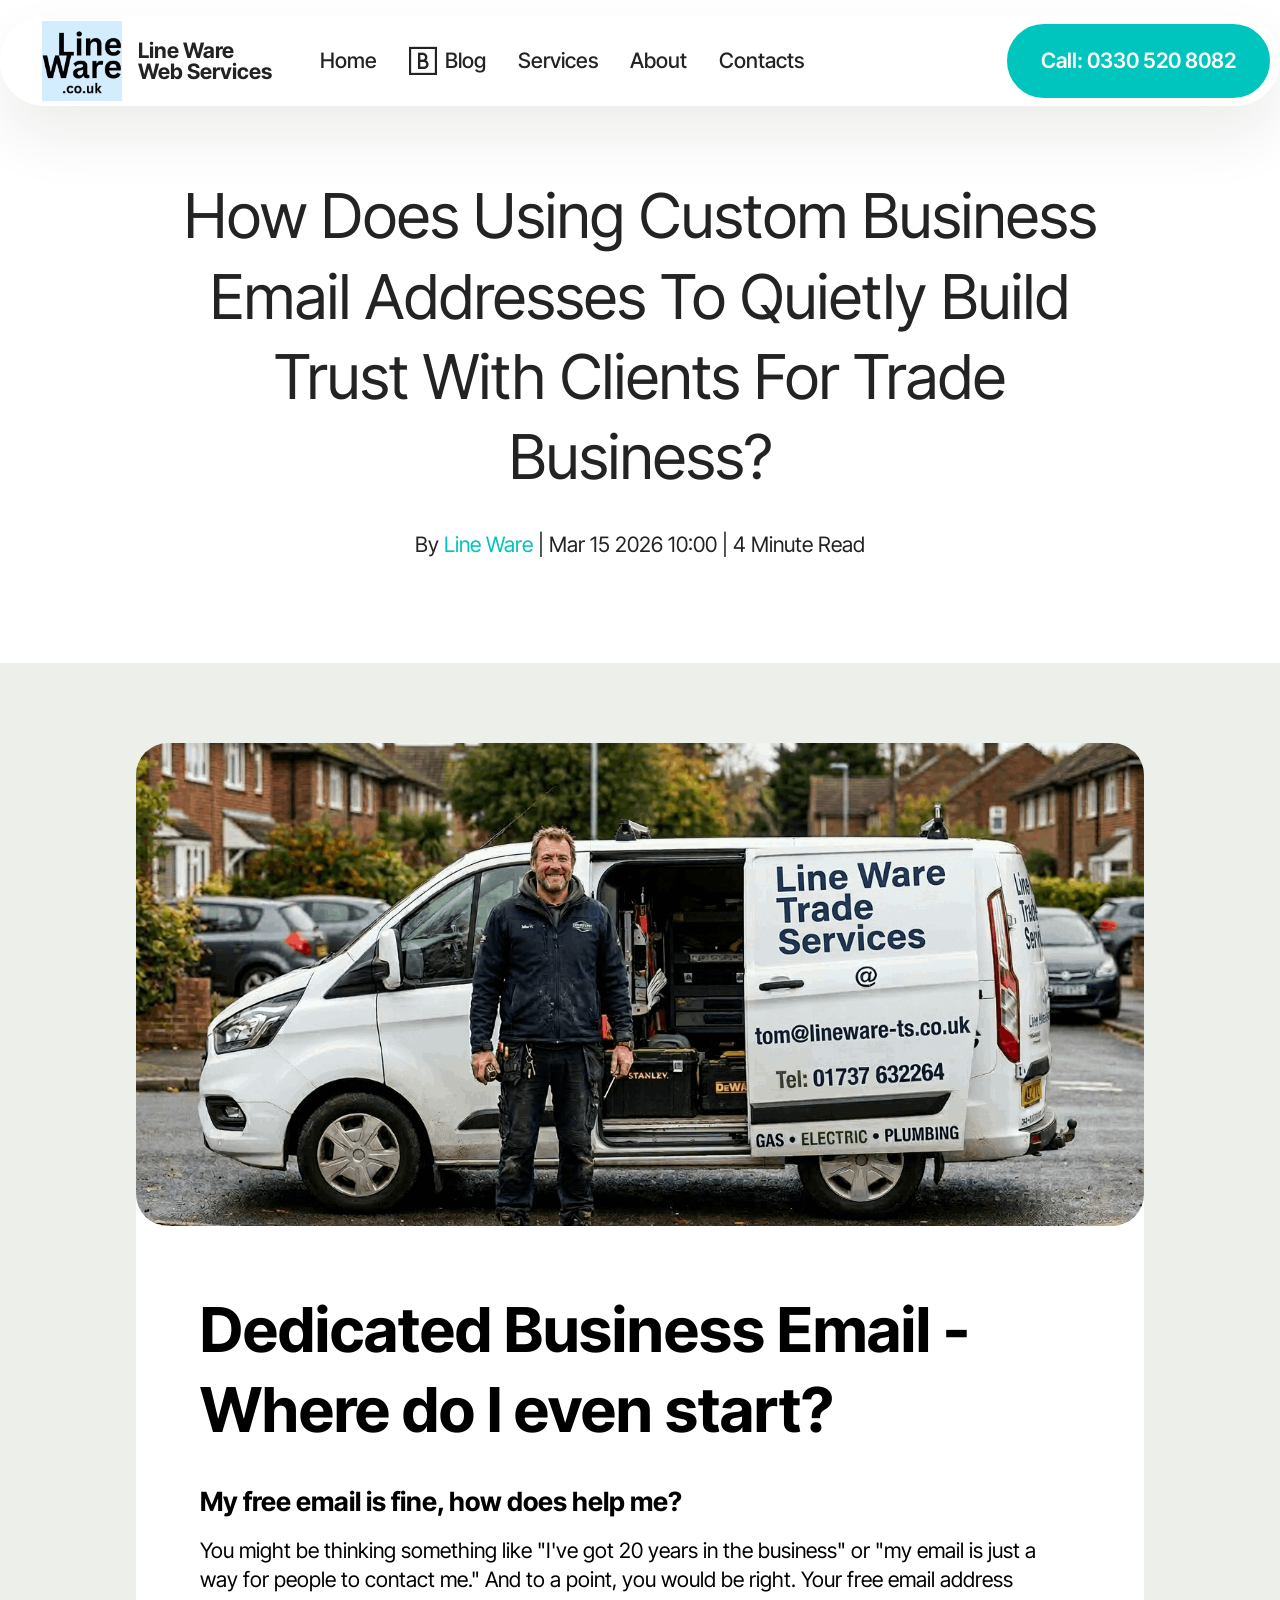
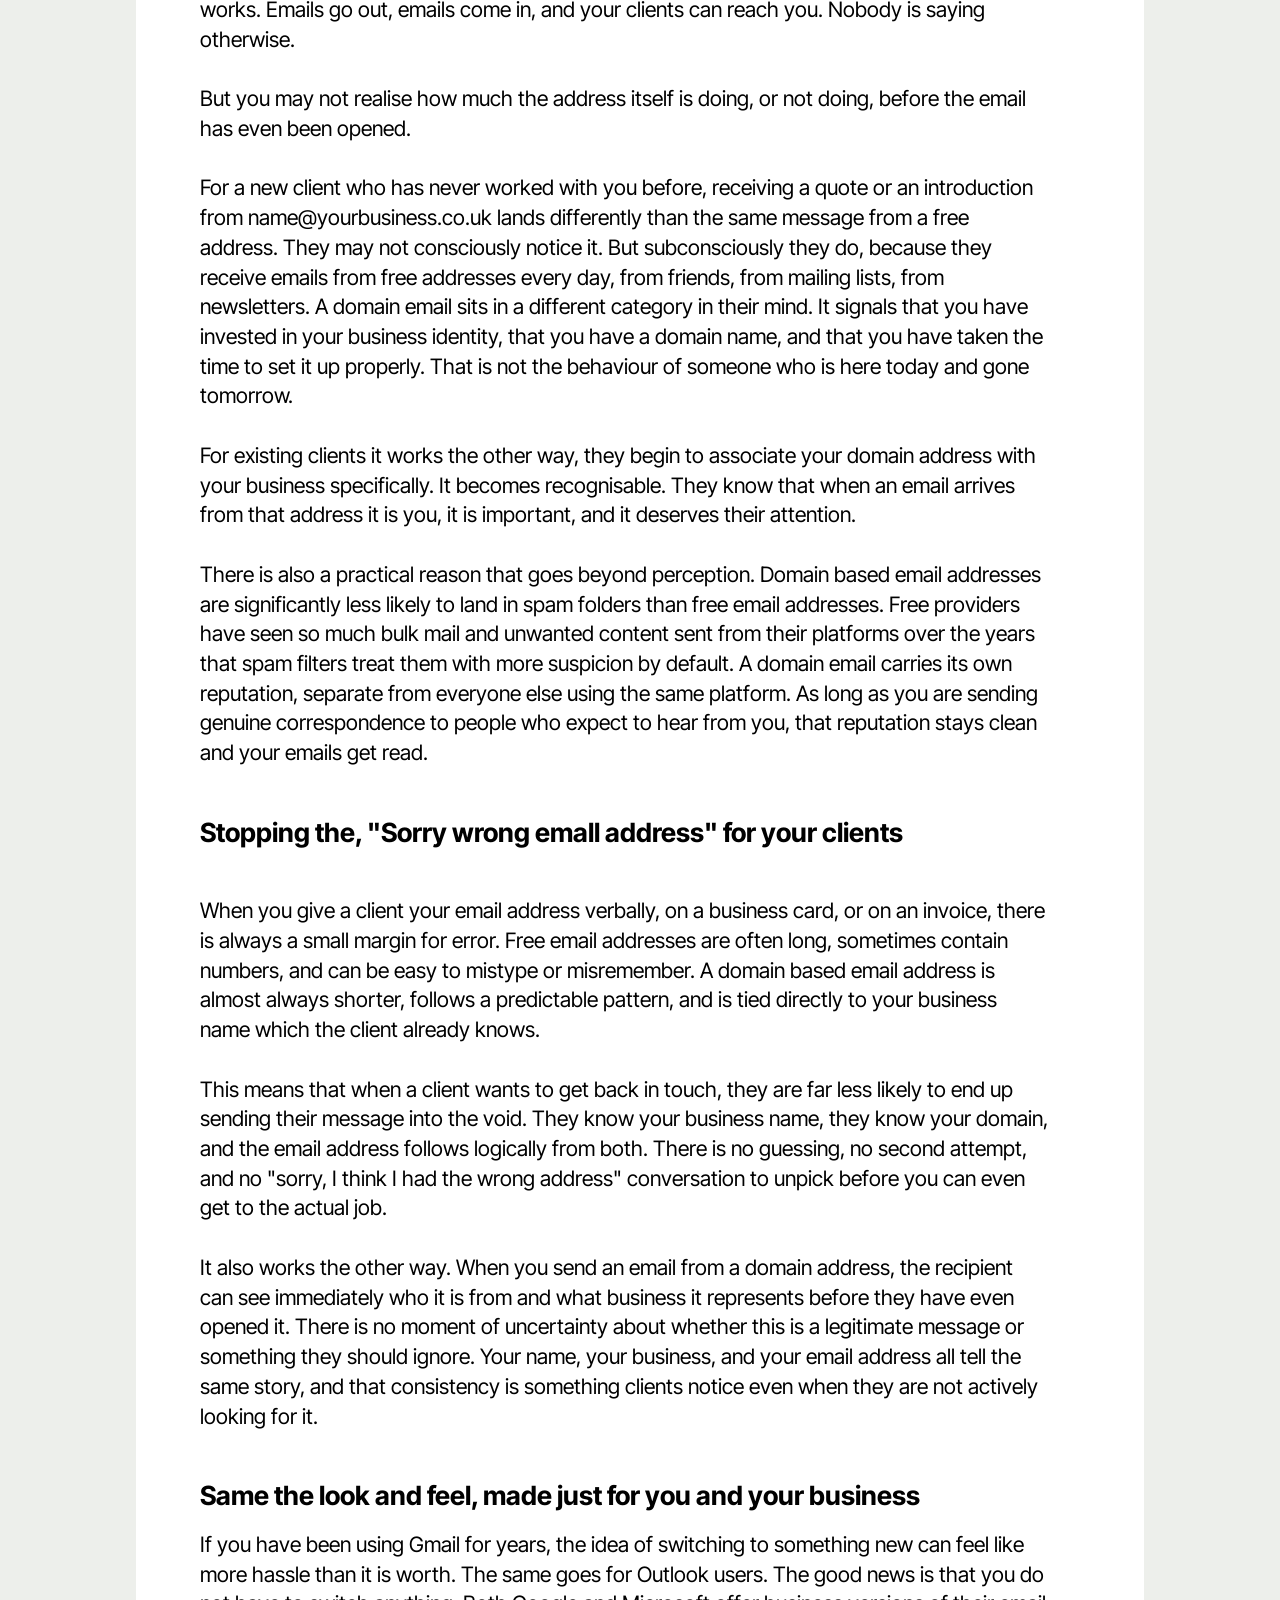
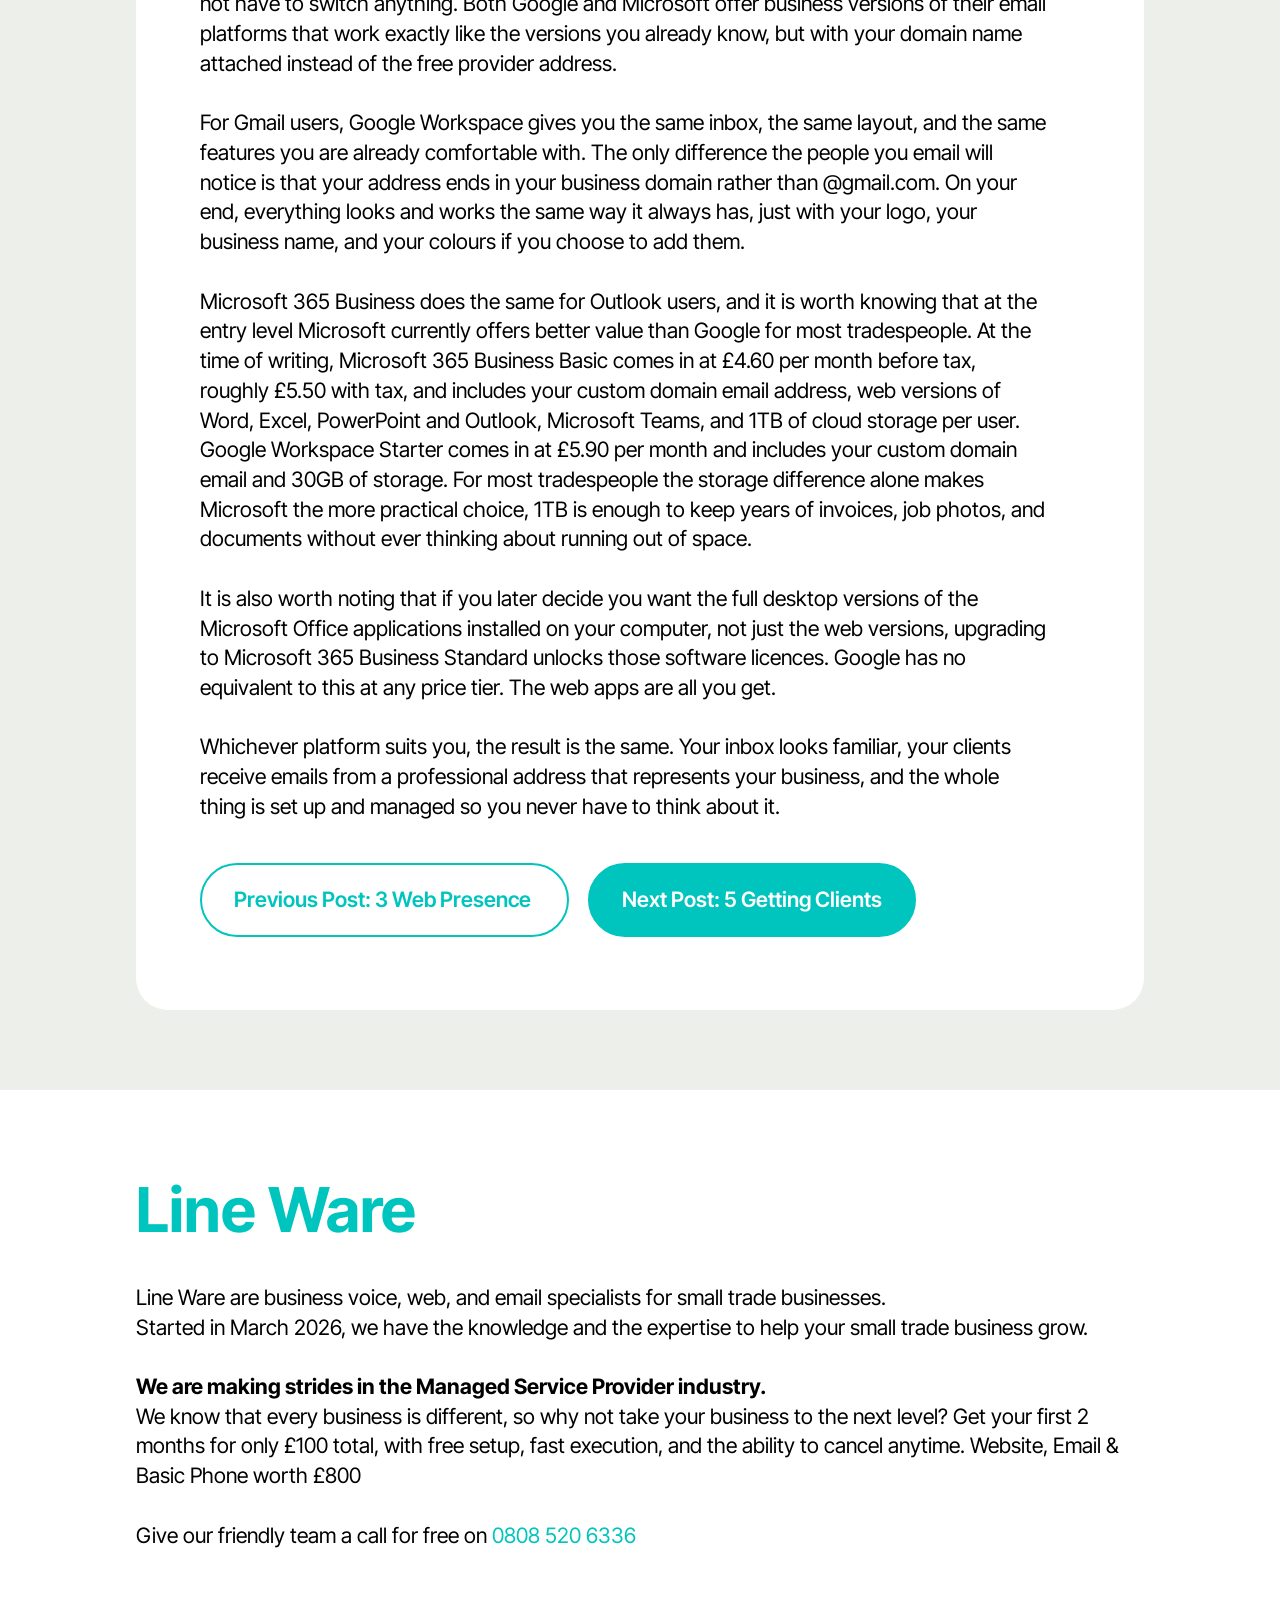
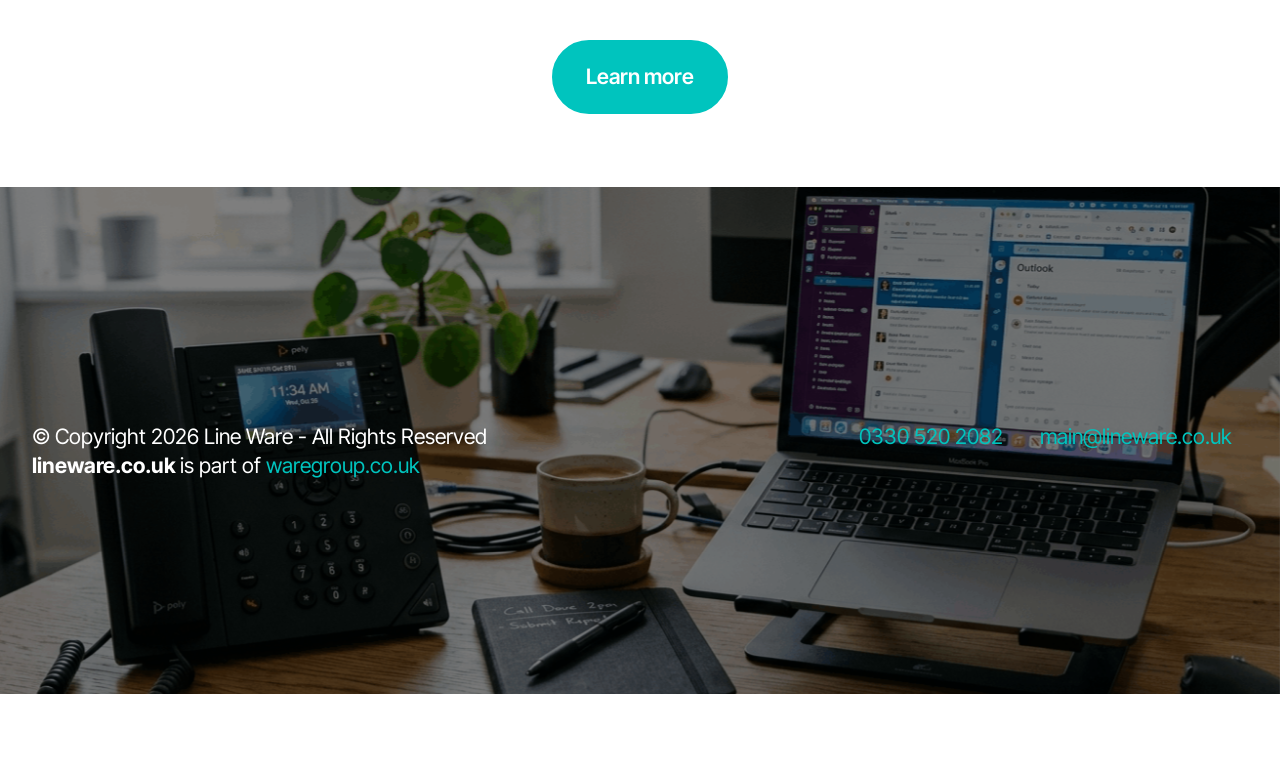
<file: why-business-email.html>
<!DOCTYPE html>
<html  >
<head>
  <!-- Site made with Mobirise Website Builder v6.0.6, https://mobirise.com -->
  <meta charset="UTF-8">
  <meta http-equiv="X-UA-Compatible" content="IE=edge">
  <meta name="generator" content="Mobirise v6.0.6, mobirise.com">
  <meta name="twitter:card" content="summary_large_image"/>
  <meta name="twitter:image:src" content="assets/images/why-business-email-meta.png">
  <meta property="og:image" content="assets/images/why-business-email-meta.png">
  <meta name="twitter:title" content="Line Ware Blog | 4 Post: How Does Using Custom Business Email Addresses To Quietly Build Trust With Clients For Trade Business?">
  <meta name="viewport" content="width=device-width, initial-scale=1, minimum-scale=1">
  <link rel="shortcut icon" href="assets/images/linewarelogo1-128x128-2.png" type="image/x-icon">
  <meta name="description" content="">
  
  
  <title>Line Ware Blog | 4 Post: How Does Using Custom Business Email Addresses To Quietly Build Trust With Clients For Trade Business?</title>
  <link rel="stylesheet" href="assets/web/assets/mobirise-icons2/mobirise2.css">
  <link rel="stylesheet" href="assets/bootstrap/css/bootstrap.min.css">
  <link rel="stylesheet" href="assets/bootstrap/css/bootstrap-grid.min.css">
  <link rel="stylesheet" href="assets/bootstrap/css/bootstrap-reboot.min.css">
  <link rel="stylesheet" href="assets/parallax/jarallax.css">
  <link rel="stylesheet" href="assets/animatecss/animate.css">
  <link rel="stylesheet" href="assets/dropdown/css/style.css">
  <link rel="stylesheet" href="assets/theme/css/style.css">
  <link rel="preload" href="https://fonts.googleapis.com/css?family=Inter+Tight:100,200,300,400,500,600,700,800,900,100i,200i,300i,400i,500i,600i,700i,800i,900i&display=swap" as="style" onload="this.onload=null;this.rel='stylesheet'">
  <noscript><link rel="stylesheet" href="https://fonts.googleapis.com/css?family=Inter+Tight:100,200,300,400,500,600,700,800,900,100i,200i,300i,400i,500i,600i,700i,800i,900i&display=swap"></noscript>
  <link rel="preload" as="style" href="assets/mobirise/css/mbr-additional.css?v=2C47gb"><link rel="stylesheet" href="assets/mobirise/css/mbr-additional.css?v=2C47gb" type="text/css">

  
  
  
</head>
<body>
  
  <section data-bs-version="5.1" class="menu menu1 cid-vdQHkwnM4P" once="menu" id="menu01-1n">
	

	<nav class="navbar navbar-dropdown navbar-fixed-top navbar-expand-lg">
		<div class="container">
			<div class="navbar-brand">
				<span class="navbar-logo">
					<a href="index.html">
						<img src="assets/images/linewarelogo1-2000x2000.png" alt="Line Ware Logo" style="height: 5rem;">
					</a>
				</span>
				<span class="navbar-caption-wrap"><a class="navbar-caption text-black text-primary display-4" href="index.html">Line Ware <br>Web Services</a></span>
			</div>
			<button class="navbar-toggler" type="button" data-toggle="collapse" data-bs-toggle="collapse" data-target="#navbarSupportedContent" data-bs-target="#navbarSupportedContent" aria-controls="navbarNavAltMarkup" aria-expanded="false" aria-label="Toggle navigation">
				<div class="hamburger">
					<span></span>
					<span></span>
					<span></span>
					<span></span>
				</div>
			</button>
			<div class="collapse navbar-collapse" id="navbarSupportedContent">
				<ul class="navbar-nav nav-dropdown" data-app-modern-menu="true"><li class="nav-item">
						<a class="nav-link link text-black text-primary display-4" href="index.html">Home</a>
					</li><li class="nav-item"><a class="nav-link link text-black text-primary display-4" href="blog.html"><span class="mobi-mbri mobi-mbri-bootstrap mbr-iconfont mbr-iconfont-btn"></span>Blog</a></li><li class="nav-item"><a class="nav-link link text-black text-primary display-4" href="index.html#features04-g">Services</a></li><li class="nav-item"><a class="nav-link link text-black text-primary display-4" href="index.html#article12-4">About</a></li>
					
					<li class="nav-item">
						<a class="nav-link link text-black text-primary display-4" href="index.html#contacts01-7">Contacts</a>
					</li></ul>
				
				<div class="navbar-buttons mbr-section-btn"><a class="btn btn-warning display-4" href="tel:+443305202132">Call: 0330 520 8082</a></div>
			</div>
		</div>
	</nav>
</section>

<section data-bs-version="5.1" class="article11 cid-vdQHkxIlZL" id="article11-1o">
    

    
    
    <div class="container">
        <div class="row justify-content-center">
            <div class="title col-md-12 col-lg-10">
                <h3 class="mbr-section-title mbr-fonts-style align-center mt-0 mb-0 display-2"><br>How Does Using Custom Business Email Addresses To Quietly Build Trust With Clients For Trade Business?</h3>
                <h4 class="mbr-section-subtitle align-center mbr-fonts-style mt-4 display-7">By <a href="lineware-articles.html" class="text-warning text-primary">Line Ware</a>&nbsp;| Mar 15 2026 10:00 | 4 Minute Read</h4>
                
            </div>
        </div>
    </div>
</section>

<section data-bs-version="5.1" class="article8 cid-vdQHkyxEzR" id="article08-1p">
  

  
  
  <div class="container">
    <div class="row justify-content-center">
      <div class="card col-md-12 col-lg-10">
        <div class="card-wrapper">
          <div class="image-wrapper d-flex justify-content-center mb-4">
            <img src="assets/images/tradevan2-1408x674.png" alt="Trade Van">
          </div>
          <div class="card-content-text">
            <h3 class="card-title mbr-fonts-style mbr-white mt-3 mb-4 display-2"><strong>Dedicated Business Email - Where do I even start?&nbsp;</strong></h3>
          <div class="row card-box align-left">
            <div class="item features-without-image col-12 active">
              <div class="item-wrapper">
                <h4 class="mbr-section-subtitle mbr-fonts-style mb-3 display-5"><strong>My f</strong><strong>ree email is fine, how does help me?</strong></h4>
                <p class="mbr-text mbr-fonts-style display-7">You might be thinking something like "I've got 20 years in the business" or "my email is just a way for people to contact me." And to a point, you would be right. Your free email address works. Emails go out, emails come in, and your clients can reach you. Nobody is saying otherwise.<br><br>But you may not realise how much the address itself is doing, or not doing, before the email has even been opened.<br><br>For a new client who has never worked with you before, receiving a quote or an introduction from name@yourbusiness.co.uk lands differently than the same message from a free address. They may not consciously notice it. But subconsciously they do, because they receive emails from free addresses every day, from friends, from mailing lists, from newsletters. A domain email sits in a different category in their mind. It signals that you have invested in your business identity, that you have a domain name, and that you have taken the time to set it up properly. That is not the behaviour of someone who is here today and gone tomorrow.<br><br>For existing clients it works the other way, they begin to associate your domain address with your business specifically. It becomes recognisable. They know that when an email arrives from that address it is you, it is important, and it deserves their attention.<br><br>There is also a practical reason that goes beyond perception. Domain based email addresses are significantly less likely to land in spam folders than free email addresses. Free providers have seen so much bulk mail and unwanted content sent from their platforms over the years that spam filters treat them with more suspicion by default. A domain email carries its own reputation, separate from everyone else using the same platform. As long as you are sending genuine correspondence to people who expect to hear from you, that reputation stays clean and your emails get read.<br><br></p>
              </div>
            </div><div class="item features-without-image col-12">
              <div class="item-wrapper">
                <h4 class="mbr-section-subtitle mbr-fonts-style mb-3 display-5"><strong>Stopping the, "Sorry wrong emall address" for your clients&nbsp;</strong></h4>
                <p class="mbr-text mbr-fonts-style display-7"><br>When you give a client your email address verbally, on a business card, or on an invoice, there is always a small margin for error. Free email addresses are often long, sometimes contain numbers, and can be easy to mistype or misremember. A domain based email address is almost always shorter, follows a predictable pattern, and is tied directly to your business name which the client already knows.<br><br>This means that when a client wants to get back in touch, they are far less likely to end up sending their message into the void. They know your business name, they know your domain, and the email address follows logically from both. There is no guessing, no second attempt, and no "sorry, I think I had the wrong address" conversation to unpick before you can even get to the actual job.<br><br>It also works the other way. When you send an email from a domain address, the recipient can see immediately who it is from and what business it represents before they have even opened it. There is no moment of uncertainty about whether this is a legitimate message or something they should ignore. Your name, your business, and your email address all tell the same story, and that consistency is something clients notice even when they are not actively looking for it.<br><br></p>
              </div>
            </div><div class="item features-without-image col-12">
              <div class="item-wrapper">
                <h4 class="mbr-section-subtitle mbr-fonts-style mb-3 display-5"><strong>Same the look and feel, made just for you and your business&nbsp;</strong></h4>
                <p class="mbr-text mbr-fonts-style display-7">If you have been using Gmail for years, the idea of switching to something new can feel like more hassle than it is worth. The same goes for Outlook users. The good news is that you do not have to switch anything. Both Google and Microsoft offer business versions of their email platforms that work exactly like the versions you already know, but with your domain name attached instead of the free provider address.<br><br>For Gmail users, Google Workspace gives you the same inbox, the same layout, and the same features you are already comfortable with. The only difference the people you email will notice is that your address ends in your business domain rather than @gmail.com. On your end, everything looks and works the same way it always has, just with your logo, your business name, and your colours if you choose to add them.<br><br>Microsoft 365 Business does the same for Outlook users, and it is worth knowing that at the entry level Microsoft currently offers better value than Google for most tradespeople. At the time of writing, Microsoft 365 Business Basic comes in at £4.60 per month before tax, roughly £5.50 with tax, and includes your custom domain email address, web versions of Word, Excel, PowerPoint and Outlook, Microsoft Teams, and 1TB of cloud storage per user. Google Workspace Starter comes in at £5.90 per month and includes your custom domain email and 30GB of storage. For most tradespeople the storage difference alone makes Microsoft the more practical choice, 1TB is enough to keep years of invoices, job photos, and documents without ever thinking about running out of space.<br><br>It is also worth noting that if you later decide you want the full desktop versions of the Microsoft Office applications installed on your computer, not just the web versions, upgrading to Microsoft 365 Business Standard unlocks those software licences. Google has no equivalent to this at any price tier. The web apps are all you get.<br><br>Whichever platform suits you, the result is the same. Your inbox looks familiar, your clients receive emails from a professional address that represents your business, and the whole thing is set up and managed so you never have to think about it.<br></p>
              </div>
            </div>
            
            

            <div class="mbr-section-btn mt-3"><a class="btn btn-warning-outline display-7" href="website-for-trades.html">Previous Post: 3 Web Presence&nbsp;<br></a> <a class="btn btn-warning display-7" href="getting-clients-for-trades.html">Next Post: 5&nbsp;Getting Clients</a></div>
          </div>
          </div>
        </div>
      </div>
    </div>
  </div>
</section>

<section data-bs-version="5.1" class="article12 cid-vfovaQu5Kk" id="article12-2p">    
    
    <div class="container">
        <div class="row justify-content-center">
            <div class="col-md-12 col-lg-10">
                <h3 class="mbr-section-title mbr-fonts-style mb-4 mt-0 display-2"><strong>Line Ware</strong></h3>
                
                <p class="mbr-text mbr-fonts-style display-7">Line Ware are business voice, web, and email specialists for small trade businesses.&nbsp;
<br>Started in March 2026, we have the knowledge and the expertise to help your small trade business grow. 
<br>
<br><strong>We are making strides in the Managed Service Provider industry. 
</strong><br>We know that every business is different, so why not take your business to the next level? Get your first 2 months for only £100&nbsp;total, with free setup, fast execution, and the ability to cancel anytime. Website, Email &amp; Basic Phone worth £800<br><br>Give our friendly team a call for free on <strong><a href="tel:+448085206336" class="text-warning text-primary">0808 520 6336</a></strong></p>
            </div>
        </div>
    </div>
</section>

<section data-bs-version="5.1" class="article16 cid-vdQHkzQKed" id="article16-1r">
    
    <div class="container">
        <div class="row justify-content-center">
            <div class="col-md-12 col-lg-12">
                <div class="mbr-section-btn align-center"><a class="btn btn-warning display-4" href="index.html">Learn more</a></div>
            </div>
        </div>
    </div>
</section>

<section data-bs-version="5.1" class="footer2 cid-vdQHkAK6i8 mbr-parallax-background" once="footers" id="footer02-1s">
    

    
    <div class="mbr-overlay" style="opacity: 0.5; background-color: rgb(0, 0, 0);">
    </div>

    <div class="container">
        <div class="row">
            <div class="col-12 col-lg-6 center mt-2 mb-3">
                <p class="mbr-fonts-style copyright mb-0 display-7">
                    <br><br><br><br><br><br>© Copyright 2026 Line Ware - All Rights Reserved<br><strong>lineware.co.uk </strong>is part of <a href="https://waregroup.co.uk" class="text-warning">waregroup.co.uk</a><br><br><br><br><br><br></p>
            </div>
            <div class="col-12 col-lg-6 center">
                <div class="row-links mt-2 mb-3">
                    <ul class="row-links-soc">
                        
                        
                        
                        
                    <li class="row-links-soc-item mbr-fonts-style display-7"><a href="tel:+443305202082" class="text-warning text-primary">0330 520 2082&nbsp;</a></li><li class="row-links-soc-item mbr-fonts-style display-7"><a href="mailto:main@lineware.co.uk" class="text-warning text-primary">main@lineware.co.uk</a></li></ul>
                </div>
            </div>
        </div>
    </div>
</section><section class="display-7" style="padding: 0;align-items: center;justify-content: center;flex-wrap: wrap;    align-content: center;display: flex;position: relative;height: 4rem;"><a href="https://mobiri.se/" style="flex: 1 1;height: 4rem;position: absolute;width: 100%;z-index: 1;"><img alt="" style="height: 4rem;" src="[data-uri]"></a><p style="margin: 0;text-align: center;" class="display-7">&#8204;</p><a style="z-index:1" href="https://mobirise.com">Mobirise.com </a></section><script src="assets/bootstrap/js/bootstrap.bundle.min.js"></script>  <script src="assets/parallax/jarallax.js"></script>  <script src="assets/smoothscroll/smooth-scroll.js"></script>  <script src="assets/ytplayer/index.js"></script>  <script src="assets/dropdown/js/navbar-dropdown.js"></script>  <script src="assets/theme/js/script.js"></script>  
  
  
 <div id="scrollToTop" class="scrollToTop mbr-arrow-up"><a style="text-align: center;"><i class="mbr-arrow-up-icon mbr-arrow-up-icon-cm cm-icon cm-icon-smallarrow-up"></i></a></div>
    <input name="animation" type="hidden">
  </body>
</html>
</file>
<file: assets/web/assets/mobirise-icons2/mobirise2.css>
@font-face {
  font-family: 'Moririse2';
  font-display: swap;
  src:  url('mobirise2.eot?f2bix4');
  src:  url('mobirise2.eot?f2bix4#iefix') format('embedded-opentype'),
    url('mobirise2.ttf?f2bix4') format('truetype'),
    url('mobirise2.woff?f2bix4') format('woff'),
    url('mobirise2.svg?f2bix4#mobirise2') format('svg');
  font-weight: normal;
  font-style: normal;
}

[class^="mobi-"], [class*=" mobi-"] {
  /* use !important to prevent issues with browser extensions that change fonts */
  font-family: 'Moririse2' !important;
  speak: none;
  font-style: normal;
  font-weight: normal;
  font-variant: normal;
  text-transform: none;
  line-height: 1;

  /* Better Font Rendering =========== */
  -webkit-font-smoothing: antialiased;
  -moz-osx-font-smoothing: grayscale;
}

.mobi-mbri-add-submenu:before {
  content: "\e900";
}
.mobi-mbri-alert:before {
  content: "\e901";
}
.mobi-mbri-align-center:before {
  content: "\e902";
}
.mobi-mbri-align-justify:before {
  content: "\e903";
}
.mobi-mbri-align-left:before {
  content: "\e904";
}
.mobi-mbri-align-right:before {
  content: "\e905";
}
.mobi-mbri-android:before {
  content: "\e906";
}
.mobi-mbri-apple:before {
  content: "\e907";
}
.mobi-mbri-arrow-down:before {
  content: "\e908";
}
.mobi-mbri-arrow-next:before {
  content: "\e909";
}
.mobi-mbri-arrow-prev:before {
  content: "\e90a";
}
.mobi-mbri-arrow-up:before {
  content: "\e90b";
}
.mobi-mbri-bold:before {
  content: "\e90c";
}
.mobi-mbri-bookmark:before {
  content: "\e90d";
}
.mobi-mbri-bootstrap:before {
  content: "\e90e";
}
.mobi-mbri-briefcase:before {
  content: "\e90f";
}
.mobi-mbri-browse:before {
  content: "\e910";
}
.mobi-mbri-bulleted-list:before {
  content: "\e911";
}
.mobi-mbri-calendar:before {
  content: "\e912";
}
.mobi-mbri-camera:before {
  content: "\e913";
}
.mobi-mbri-cart-add:before {
  content: "\e914";
}
.mobi-mbri-cart-full:before {
  content: "\e915";
}
.mobi-mbri-cash:before {
  content: "\e916";
}
.mobi-mbri-change-style:before {
  content: "\e917";
}
.mobi-mbri-chat:before {
  content: "\e918";
}
.mobi-mbri-clock:before {
  content: "\e919";
}
.mobi-mbri-close:before {
  content: "\e91a";
}
.mobi-mbri-cloud:before {
  content: "\e91b";
}
.mobi-mbri-code:before {
  content: "\e91c";
}
.mobi-mbri-contact-form:before {
  content: "\e91d";
}
.mobi-mbri-credit-card:before {
  content: "\e91e";
}
.mobi-mbri-cursor-click:before {
  content: "\e91f";
}
.mobi-mbri-cust-feedback:before {
  content: "\e920";
}
.mobi-mbri-database:before {
  content: "\e921";
}
.mobi-mbri-delivery:before {
  content: "\e922";
}
.mobi-mbri-desktop:before {
  content: "\e923";
}
.mobi-mbri-devices:before {
  content: "\e924";
}
.mobi-mbri-down:before {
  content: "\e925";
}
.mobi-mbri-download-2:before {
  content: "\e926";
}
.mobi-mbri-download:before {
  content: "\e927";
}
.mobi-mbri-drag-n-drop-2:before {
  content: "\e928";
}
.mobi-mbri-drag-n-drop:before {
  content: "\e929";
}
.mobi-mbri-edit-2:before {
  content: "\e92a";
}
.mobi-mbri-edit:before {
  content: "\e92b";
}
.mobi-mbri-error:before {
  content: "\e92c";
}
.mobi-mbri-extension:before {
  content: "\e92d";
}
.mobi-mbri-features:before {
  content: "\e92e";
}
.mobi-mbri-file:before {
  content: "\e92f";
}
.mobi-mbri-flag:before {
  content: "\e930";
}
.mobi-mbri-folder:before {
  content: "\e931";
}
.mobi-mbri-gift:before {
  content: "\e932";
}
.mobi-mbri-github:before {
  content: "\e933";
}
.mobi-mbri-globe-2:before {
  content: "\e934";
}
.mobi-mbri-globe:before {
  content: "\e935";
}
.mobi-mbri-growing-chart:before {
  content: "\e936";
}
.mobi-mbri-hearth:before {
  content: "\e937";
}
.mobi-mbri-help:before {
  content: "\e938";
}
.mobi-mbri-home:before {
  content: "\e939";
}
.mobi-mbri-hot-cup:before {
  content: "\e93a";
}
.mobi-mbri-idea:before {
  content: "\e93b";
}
.mobi-mbri-image-gallery:before {
  content: "\e93c";
}
.mobi-mbri-image-slider:before {
  content: "\e93d";
}
.mobi-mbri-info:before {
  content: "\e93e";
}
.mobi-mbri-italic:before {
  content: "\e93f";
}
.mobi-mbri-key:before {
  content: "\e940";
}
.mobi-mbri-laptop:before {
  content: "\e941";
}
.mobi-mbri-layers:before {
  content: "\e942";
}
.mobi-mbri-left-right:before {
  content: "\e943";
}
.mobi-mbri-left:before {
  content: "\e944";
}
.mobi-mbri-letter:before {
  content: "\e945";
}
.mobi-mbri-like:before {
  content: "\e946";
}
.mobi-mbri-link:before {
  content: "\e947";
}
.mobi-mbri-lock:before {
  content: "\e948";
}
.mobi-mbri-login:before {
  content: "\e949";
}
.mobi-mbri-logout:before {
  content: "\e94a";
}
.mobi-mbri-magic-stick:before {
  content: "\e94b";
}
.mobi-mbri-map-pin:before {
  content: "\e94c";
}
.mobi-mbri-menu:before {
  content: "\e94d";
}
.mobi-mbri-mobile-2:before {
  content: "\e94e";
}
.mobi-mbri-mobile-horizontal:before {
  content: "\e94f";
}
.mobi-mbri-mobile:before {
  content: "\e950";
}
.mobi-mbri-mobirise:before {
  content: "\e951";
}
.mobi-mbri-more-horizontal:before {
  content: "\e952";
}
.mobi-mbri-more-vertical:before {
  content: "\e953";
}
.mobi-mbri-music:before {
  content: "\e954";
}
.mobi-mbri-new-file:before {
  content: "\e955";
}
.mobi-mbri-numbered-list:before {
  content: "\e956";
}
.mobi-mbri-opened-folder:before {
  content: "\e957";
}
.mobi-mbri-pages:before {
  content: "\e958";
}
.mobi-mbri-paper-plane:before {
  content: "\e959";
}
.mobi-mbri-paperclip:before {
  content: "\e95a";
}
.mobi-mbri-phone:before {
  content: "\e95b";
}
.mobi-mbri-photo:before {
  content: "\e95c";
}
.mobi-mbri-photos:before {
  content: "\e95d";
}
.mobi-mbri-pin:before {
  content: "\e95e";
}
.mobi-mbri-play:before {
  content: "\e95f";
}
.mobi-mbri-plus:before {
  content: "\e960";
}
.mobi-mbri-preview:before {
  content: "\e961";
}
.mobi-mbri-print:before {
  content: "\e962";
}
.mobi-mbri-protect:before {
  content: "\e963";
}
.mobi-mbri-question:before {
  content: "\e964";
}
.mobi-mbri-quote-left:before {
  content: "\e965";
}
.mobi-mbri-quote-right:before {
  content: "\e966";
}
.mobi-mbri-redo:before {
  content: "\e967";
}
.mobi-mbri-refresh:before {
  content: "\e968";
}
.mobi-mbri-responsive-2:before {
  content: "\e969";
}
.mobi-mbri-responsive:before {
  content: "\e96a";
}
.mobi-mbri-right:before {
  content: "\e96b";
}
.mobi-mbri-rocket:before {
  content: "\e96c";
}
.mobi-mbri-sad-face:before {
  content: "\e96d";
}
.mobi-mbri-sale:before {
  content: "\e96e";
}
.mobi-mbri-save:before {
  content: "\e96f";
}
.mobi-mbri-search:before {
  content: "\e970";
}
.mobi-mbri-setting-2:before {
  content: "\e971";
}
.mobi-mbri-setting-3:before {
  content: "\e972";
}
.mobi-mbri-setting:before {
  content: "\e973";
}
.mobi-mbri-share:before {
  content: "\e974";
}
.mobi-mbri-shopping-bag:before {
  content: "\e975";
}
.mobi-mbri-shopping-basket:before {
  content: "\e976";
}
.mobi-mbri-shopping-cart:before {
  content: "\e977";
}
.mobi-mbri-sites:before {
  content: "\e978";
}
.mobi-mbri-smile-face:before {
  content: "\e979";
}
.mobi-mbri-speed:before {
  content: "\e97a";
}
.mobi-mbri-star:before {
  content: "\e97b";
}
.mobi-mbri-success:before {
  content: "\e97c";
}
.mobi-mbri-sun:before {
  content: "\e97d";
}
.mobi-mbri-sun2:before {
  content: "\e97e";
}
.mobi-mbri-tablet-vertical:before {
  content: "\e97f";
}
.mobi-mbri-tablet:before {
  content: "\e980";
}
.mobi-mbri-target:before {
  content: "\e981";
}
.mobi-mbri-timer:before {
  content: "\e982";
}
.mobi-mbri-to-ftp:before {
  content: "\e983";
}
.mobi-mbri-to-local-drive:before {
  content: "\e984";
}
.mobi-mbri-touch-swipe:before {
  content: "\e985";
}
.mobi-mbri-touch:before {
  content: "\e986";
}
.mobi-mbri-trash:before {
  content: "\e987";
}
.mobi-mbri-underline:before {
  content: "\e988";
}
.mobi-mbri-undo:before {
  content: "\e989";
}
.mobi-mbri-unlink:before {
  content: "\e98a";
}
.mobi-mbri-unlock:before {
  content: "\e98b";
}
.mobi-mbri-up-down:before {
  content: "\e98c";
}
.mobi-mbri-up:before {
  content: "\e98d";
}
.mobi-mbri-update:before {
  content: "\e98e";
}
.mobi-mbri-upload-2:before {
  content: "\e98f";
}
.mobi-mbri-upload:before {
  content: "\e990";
}
.mobi-mbri-user-2:before {
  content: "\e991";
}
.mobi-mbri-user:before {
  content: "\e992";
}
.mobi-mbri-users:before {
  content: "\e993";
}
.mobi-mbri-video-play:before {
  content: "\e994";
}
.mobi-mbri-video:before {
  content: "\e995";
}
.mobi-mbri-watch:before {
  content: "\e996";
}
.mobi-mbri-website-theme-2:before {
  content: "\e997";
}
.mobi-mbri-website-theme:before {
  content: "\e998";
}
.mobi-mbri-wifi:before {
  content: "\e999";
}
.mobi-mbri-windows:before {
  content: "\e99a";
}
.mobi-mbri-zoom-in:before {
  content: "\e99b";
}
.mobi-mbri-zoom-out:before {
  content: "\e99c";
}
</file>
<file: assets/web/assets/mobirise-icons/mobirise-icons.css>
@font-face {
  font-family: 'MobiriseIcons';
  src:  url('mobirise-icons.eot?spat4u');
  src:  url('mobirise-icons.eot?spat4u#iefix') format('embedded-opentype'),
    url('mobirise-icons.ttf?spat4u') format('truetype'),
    url('mobirise-icons.woff?spat4u') format('woff'),
    url('mobirise-icons.svg?spat4u#MobiriseIcons') format('svg');
  font-weight: normal;
  font-style: normal;
  font-display: swap;
}

[class^="mbri-"], [class*=" mbri-"] {
  /* use !important to prevent issues with browser extensions that change fonts */
  font-family: MobiriseIcons !important;
  speak: none;
  font-style: normal;
  font-weight: normal;
  font-variant: normal;
  text-transform: none;
  line-height: 1;

  /* Better Font Rendering =========== */
  -webkit-font-smoothing: antialiased;
  -moz-osx-font-smoothing: grayscale;
}

.mbri-add-submenu:before {
  content: "\e900";
}
.mbri-alert:before {
  content: "\e901";
}
.mbri-align-center:before {
  content: "\e902";
}
.mbri-align-justify:before {
  content: "\e903";
}
.mbri-align-left:before {
  content: "\e904";
}
.mbri-align-right:before {
  content: "\e905";
}
.mbri-android:before {
  content: "\e906";
}
.mbri-apple:before {
  content: "\e907";
}
.mbri-arrow-down:before {
  content: "\e908";
}
.mbri-arrow-next:before {
  content: "\e909";
}
.mbri-arrow-prev:before {
  content: "\e90a";
}
.mbri-arrow-up:before {
  content: "\e90b";
}
.mbri-bold:before {
  content: "\e90c";
}
.mbri-bookmark:before {
  content: "\e90d";
}
.mbri-bootstrap:before {
  content: "\e90e";
}
.mbri-briefcase:before {
  content: "\e90f";
}
.mbri-browse:before {
  content: "\e910";
}
.mbri-bulleted-list:before {
  content: "\e911";
}
.mbri-calendar:before {
  content: "\e912";
}
.mbri-camera:before {
  content: "\e913";
}
.mbri-cart-add:before {
  content: "\e914";
}
.mbri-cart-full:before {
  content: "\e915";
}
.mbri-cash:before {
  content: "\e916";
}
.mbri-change-style:before {
  content: "\e917";
}
.mbri-chat:before {
  content: "\e918";
}
.mbri-clock:before {
  content: "\e919";
}
.mbri-close:before {
  content: "\e91a";
}
.mbri-cloud:before {
  content: "\e91b";
}
.mbri-code:before {
  content: "\e91c";
}
.mbri-contact-form:before {
  content: "\e91d";
}
.mbri-credit-card:before {
  content: "\e91e";
}
.mbri-cursor-click:before {
  content: "\e91f";
}
.mbri-cust-feedback:before {
  content: "\e920";
}
.mbri-database:before {
  content: "\e921";
}
.mbri-delivery:before {
  content: "\e922";
}
.mbri-desktop:before {
  content: "\e923";
}
.mbri-devices:before {
  content: "\e924";
}
.mbri-down:before {
  content: "\e925";
}
.mbri-download:before {
  content: "\e989";
}
.mbri-drag-n-drop:before {
  content: "\e927";
}
.mbri-drag-n-drop2:before {
  content: "\e928";
}
.mbri-edit:before {
  content: "\e929";
}
.mbri-edit2:before {
  content: "\e92a";
}
.mbri-error:before {
  content: "\e92b";
}
.mbri-extension:before {
  content: "\e92c";
}
.mbri-features:before {
  content: "\e92d";
}
.mbri-file:before {
  content: "\e92e";
}
.mbri-flag:before {
  content: "\e92f";
}
.mbri-folder:before {
  content: "\e930";
}
.mbri-gift:before {
  content: "\e931";
}
.mbri-github:before {
  content: "\e932";
}
.mbri-globe:before {
  content: "\e933";
}
.mbri-globe-2:before {
  content: "\e934";
}
.mbri-growing-chart:before {
  content: "\e935";
}
.mbri-hearth:before {
  content: "\e936";
}
.mbri-help:before {
  content: "\e937";
}
.mbri-home:before {
  content: "\e938";
}
.mbri-hot-cup:before {
  content: "\e939";
}
.mbri-idea:before {
  content: "\e93a";
}
.mbri-image-gallery:before {
  content: "\e93b";
}
.mbri-image-slider:before {
  content: "\e93c";
}
.mbri-info:before {
  content: "\e93d";
}
.mbri-italic:before {
  content: "\e93e";
}
.mbri-key:before {
  content: "\e93f";
}
.mbri-laptop:before {
  content: "\e940";
}
.mbri-layers:before {
  content: "\e941";
}
.mbri-left-right:before {
  content: "\e942";
}
.mbri-left:before {
  content: "\e943";
}
.mbri-letter:before {
  content: "\e944";
}
.mbri-like:before {
  content: "\e945";
}
.mbri-link:before {
  content: "\e946";
}
.mbri-lock:before {
  content: "\e947";
}
.mbri-login:before {
  content: "\e948";
}
.mbri-logout:before {
  content: "\e949";
}
.mbri-magic-stick:before {
  content: "\e94a";
}
.mbri-map-pin:before {
  content: "\e94b";
}
.mbri-menu:before {
  content: "\e94c";
}
.mbri-mobile:before {
  content: "\e94d";
}
.mbri-mobile2:before {
  content: "\e94e";
}
.mbri-mobirise:before {
  content: "\e94f";
}
.mbri-more-horizontal:before {
  content: "\e950";
}
.mbri-more-vertical:before {
  content: "\e951";
}
.mbri-music:before {
  content: "\e952";
}
.mbri-new-file:before {
  content: "\e953";
}
.mbri-numbered-list:before {
  content: "\e954";
}
.mbri-opened-folder:before {
  content: "\e955";
}
.mbri-pages:before {
  content: "\e956";
}
.mbri-paper-plane:before {
  content: "\e957";
}
.mbri-paperclip:before {
  content: "\e958";
}
.mbri-photo:before {
  content: "\e959";
}
.mbri-photos:before {
  content: "\e95a";
}
.mbri-pin:before {
  content: "\e95b";
}
.mbri-play:before {
  content: "\e95c";
}
.mbri-plus:before {
  content: "\e95d";
}
.mbri-preview:before {
  content: "\e95e";
}
.mbri-print:before {
  content: "\e95f";
}
.mbri-protect:before {
  content: "\e960";
}
.mbri-question:before {
  content: "\e961";
}
.mbri-quote-left:before {
  content: "\e962";
}
.mbri-quote-right:before {
  content: "\e963";
}
.mbri-refresh:before {
  content: "\e964";
}
.mbri-responsive:before {
  content: "\e965";
}
.mbri-right:before {
  content: "\e966";
}
.mbri-rocket:before {
  content: "\e967";
}
.mbri-sad-face:before {
  content: "\e968";
}
.mbri-sale:before {
  content: "\e969";
}
.mbri-save:before {
  content: "\e96a";
}
.mbri-search:before {
  content: "\e96b";
}
.mbri-setting:before {
  content: "\e96c";
}
.mbri-setting2:before {
  content: "\e96d";
}
.mbri-setting3:before {
  content: "\e96e";
}
.mbri-share:before {
  content: "\e96f";
}
.mbri-shopping-bag:before {
  content: "\e970";
}
.mbri-shopping-basket:before {
  content: "\e971";
}
.mbri-shopping-cart:before {
  content: "\e972";
}
.mbri-sites:before {
  content: "\e973";
}
.mbri-smile-face:before {
  content: "\e974";
}
.mbri-speed:before {
  content: "\e975";
}
.mbri-star:before {
  content: "\e976";
}
.mbri-success:before {
  content: "\e977";
}
.mbri-sun:before {
  content: "\e978";
}
.mbri-sun2:before {
  content: "\e979";
}
.mbri-tablet:before {
  content: "\e97a";
}
.mbri-tablet-vertical:before {
  content: "\e97b";
}
.mbri-target:before {
  content: "\e97c";
}
.mbri-timer:before {
  content: "\e97d";
}
.mbri-to-ftp:before {
  content: "\e97e";
}
.mbri-to-local-drive:before {
  content: "\e97f";
}
.mbri-touch-swipe:before {
  content: "\e980";
}
.mbri-touch:before {
  content: "\e981";
}
.mbri-trash:before {
  content: "\e982";
}
.mbri-underline:before {
  content: "\e983";
}
.mbri-unlink:before {
  content: "\e984";
}
.mbri-unlock:before {
  content: "\e985";
}
.mbri-up-down:before {
  content: "\e986";
}
.mbri-up:before {
  content: "\e987";
}
.mbri-update:before {
  content: "\e988";
}
.mbri-upload:before {
 content: "\e926"; 
}
.mbri-user:before {
  content: "\e98a";
}
.mbri-user2:before {
  content: "\e98b";
}
.mbri-users:before {
  content: "\e98c";
}
.mbri-video:before {
  content: "\e98d";
}
.mbri-video-play:before {
  content: "\e98e";
}
.mbri-watch:before {
  content: "\e98f";
}
.mbri-website-theme:before {
  content: "\e990";
}
.mbri-wifi:before {
  content: "\e991";
}
.mbri-windows:before {
  content: "\e992";
}
.mbri-zoom-out:before {
  content: "\e993";
}
.mbri-redo:before {
  content: "\e994";
}
.mbri-undo:before {
  content: "\e995";
}
</file>
<file: assets/parallax/jarallax.css>
.jarallax {
    position: relative;
    z-index: 0;
}
.jarallax > .jarallax-img {
    position: absolute;
    object-fit: cover;
    /* support for plugin https://github.com/bfred-it/object-fit-images */
    font-family: 'object-fit: cover;';
    top: 0;
    left: 0;
    width: 100%;
    height: 100%;
    z-index: -1;
}
</file>
<file: assets/dropdown/css/style.css>
.navbar-dropdown {
  left: 0;
  padding: 0;
  position: absolute;
  right: 0;
  top: 0;
  transition: all 0.45s ease;
  z-index: 1030;
  background: #282828; }
  .navbar-dropdown .navbar-logo {
    margin-right: 0.8rem;
    transition: margin 0.3s ease-in-out;
    vertical-align: middle; }
    .navbar-dropdown .navbar-logo img {
      height: 3.125rem;
      transition: all 0.3s ease-in-out; }
    .navbar-dropdown .navbar-logo.mbr-iconfont {
      font-size: 3.125rem;
      line-height: 3.125rem; }
  .navbar-dropdown .navbar-caption {
    font-weight: 700;
    white-space: normal;
    vertical-align: -4px;
    line-height: 3.125rem !important; }
    .navbar-dropdown .navbar-caption, .navbar-dropdown .navbar-caption:hover {
      color: inherit;
      text-decoration: none; }
  .navbar-dropdown .mbr-iconfont + .navbar-caption {
    vertical-align: -1px; }
  .navbar-dropdown.navbar-fixed-top {
    position: fixed; }
  .navbar-dropdown .navbar-brand span {
    vertical-align: -4px; }
  .navbar-dropdown.bg-color.transparent {
    background: none; }
  .navbar-dropdown.navbar-short .navbar-brand {
    padding: 0.625rem 0; }
    .navbar-dropdown.navbar-short .navbar-brand span {
      vertical-align: -1px; }
  .navbar-dropdown.navbar-short .navbar-caption {
    line-height: 2.375rem !important;
    vertical-align: -2px; }
  .navbar-dropdown.navbar-short .navbar-logo {
    margin-right: 0.5rem; }
    .navbar-dropdown.navbar-short .navbar-logo img {
      height: 2.375rem; }
    .navbar-dropdown.navbar-short .navbar-logo.mbr-iconfont {
      font-size: 2.375rem;
      line-height: 2.375rem; }
  .navbar-dropdown.navbar-short .mbr-table-cell {
    height: 3.625rem; }
  .navbar-dropdown .navbar-close {
    left: 0.6875rem;
    position: fixed;
    top: 0.75rem;
    z-index: 1000; }
  .navbar-dropdown .hamburger-icon {
    content: "";
    display: inline-block;
    vertical-align: middle;
    width: 16px;
    -webkit-box-shadow: 0 -6px 0 1px #282828,0 0 0 1px #282828,0 6px 0 1px #282828;
    -moz-box-shadow: 0 -6px 0 1px #282828,0 0 0 1px #282828,0 6px 0 1px #282828;
    box-shadow: 0 -6px 0 1px #282828,0 0 0 1px #282828,0 6px 0 1px #282828; }

.dropdown-menu .dropdown-toggle[data-toggle="dropdown-submenu"]::after {
  border-bottom: 0.35em solid transparent;
  border-left: 0.35em solid;
  border-right: 0;
  border-top: 0.35em solid transparent;
  margin-left: 0.3rem; }

.dropdown-menu .dropdown-item:focus {
  outline: 0; }

.nav-dropdown {
  font-size: 0.75rem;
  font-weight: 500;
  height: auto !important; }
  .nav-dropdown .nav-btn {
    padding-left: 1rem; }
  .nav-dropdown .link {
    margin: .667em 1.667em;
    font-weight: 500;
    padding: 0;
    transition: color .2s ease-in-out; }
    .nav-dropdown .link.dropdown-toggle {
      margin-right: 2.583em; }
      .nav-dropdown .link.dropdown-toggle::after {
        margin-left: .25rem;
        border-top: 0.35em solid;
        border-right: 0.35em solid transparent;
        border-left: 0.35em solid transparent;
        border-bottom: 0; }
      .nav-dropdown .link.dropdown-toggle[aria-expanded="true"] {
        margin: 0;
        padding: 0.667em 3.263em  0.667em 1.667em; }
  .nav-dropdown .link::after,
  .nav-dropdown .dropdown-item::after {
    color: inherit; }
  .nav-dropdown .btn {
    font-size: 0.75rem;
    font-weight: 700;
    letter-spacing: 0;
    margin-bottom: 0;
    padding-left: 1.25rem;
    padding-right: 1.25rem; }
  .nav-dropdown .dropdown-menu {
    border-radius: 0;
    border: 0;
    left: 0;
    margin: 0;
    padding-bottom: 1.25rem;
    padding-top: 1.25rem;
    position: relative; }
  .nav-dropdown .dropdown-submenu {
    margin-left: 0.125rem;
    top: 0; }
  .nav-dropdown .dropdown-item {
    font-weight: 500;
    line-height: 2;
    padding: 0.3846em 4.615em 0.3846em 1.5385em;
    position: relative;
    transition: color .2s ease-in-out, background-color .2s ease-in-out; }
    .nav-dropdown .dropdown-item::after {
      margin-top: -0.3077em;
      position: absolute;
      right: 1.1538em;
      top: 50%; }
    .nav-dropdown .dropdown-item:focus, .nav-dropdown .dropdown-item:hover {
      background: none; }

@media (max-width: 767px) {
  .nav-dropdown.navbar-toggleable-sm {
    bottom: 0;
    display: none;
    left: 0;
    overflow-x: hidden;
    position: fixed;
    top: 0;
    transform: translateX(-100%);
    -ms-transform: translateX(-100%);
    -webkit-transform: translateX(-100%);
    width: 18.75rem;
    z-index: 999; } }
.nav-dropdown.navbar-toggleable-xl {
  bottom: 0;
  display: none;
  left: 0;
  overflow-x: hidden;
  position: fixed;
  top: 0;
  transform: translateX(-100%);
  -ms-transform: translateX(-100%);
  -webkit-transform: translateX(-100%);
  width: 18.75rem;
  z-index: 999; }

.nav-dropdown-sm {
  display: block !important;
  overflow-x: hidden;
  overflow: auto;
  padding-top: 3.875rem; }
  .nav-dropdown-sm::after {
    content: "";
    display: block;
    height: 3rem;
    width: 100%; }
  .nav-dropdown-sm.collapse.in ~ .navbar-close {
    display: block !important; }
  .nav-dropdown-sm.collapsing, .nav-dropdown-sm.collapse.in {
    transform: translateX(0);
    -ms-transform: translateX(0);
    -webkit-transform: translateX(0);
    transition: all 0.25s ease-out;
    -webkit-transition: all 0.25s ease-out;
    background: #282828; }
  .nav-dropdown-sm.collapsing[aria-expanded="false"] {
    transform: translateX(-100%);
    -ms-transform: translateX(-100%);
    -webkit-transform: translateX(-100%); }
  .nav-dropdown-sm .nav-item {
    display: block;
    margin-left: 0 !important;
    padding-left: 0; }
  .nav-dropdown-sm .link,
  .nav-dropdown-sm .dropdown-item {
    border-top: 1px dotted rgba(255, 255, 255, 0.1);
    font-size: 0.8125rem;
    line-height: 1.6;
    margin: 0 !important;
    padding: 0.875rem 2.4rem 0.875rem 1.5625rem !important;
    position: relative;
    white-space: normal; }
    .nav-dropdown-sm .link:focus, .nav-dropdown-sm .link:hover,
    .nav-dropdown-sm .dropdown-item:focus,
    .nav-dropdown-sm .dropdown-item:hover {
      background: rgba(0, 0, 0, 0.2) !important;
      color: #c0a375; }
  .nav-dropdown-sm .nav-btn {
    position: relative;
    padding: 1.5625rem 1.5625rem 0 1.5625rem; }
    .nav-dropdown-sm .nav-btn::before {
      border-top: 1px dotted rgba(255, 255, 255, 0.1);
      content: "";
      left: 0;
      position: absolute;
      top: 0;
      width: 100%; }
    .nav-dropdown-sm .nav-btn + .nav-btn {
      padding-top: 0.625rem; }
      .nav-dropdown-sm .nav-btn + .nav-btn::before {
        display: none; }
  .nav-dropdown-sm .btn {
    padding: 0.625rem 0; }
  .nav-dropdown-sm .dropdown-toggle[data-toggle="dropdown-submenu"]::after {
    margin-left: .25rem;
    border-top: 0.35em solid;
    border-right: 0.35em solid transparent;
    border-left: 0.35em solid transparent;
    border-bottom: 0; }
  .nav-dropdown-sm .dropdown-toggle[data-toggle="dropdown-submenu"][aria-expanded="true"]::after {
    border-top: 0;
    border-right: 0.35em solid transparent;
    border-left: 0.35em solid transparent;
    border-bottom: 0.35em solid; }
  .nav-dropdown-sm .dropdown-menu {
    margin: 0;
    padding: 0;
    position: relative;
    top: 0;
    left: 0;
    width: 100%;
    border: 0;
    float: none;
    border-radius: 0;
    background: none; }
  .nav-dropdown-sm .dropdown-submenu {
    left: 100%;
    margin-left: 0.125rem;
    margin-top: -1.25rem;
    top: 0; }

.navbar-toggleable-sm .nav-dropdown .dropdown-menu {
  position: absolute; }

.navbar-toggleable-sm .nav-dropdown .dropdown-submenu {
  left: 100%;
  margin-left: 0.125rem;
  margin-top: -1.25rem;
  top: 0; }

.navbar-toggleable-sm.opened .nav-dropdown .dropdown-menu {
  position: relative; }

.navbar-toggleable-sm.opened .nav-dropdown .dropdown-submenu {
  left: 0;
  margin-left: 00rem;
  margin-top: 0rem;
  top: 0; }

.is-builder .nav-dropdown.collapsing {
  transition: none !important; }
</file>
<file: assets/socicon/css/styles.css>
@charset "UTF-8";

@font-face {
  font-family: 'Socicon';
  src:  url('../fonts/socicon.eot');
  src:  url('../fonts/socicon.eot?#iefix') format('embedded-opentype'),
    url('../fonts/socicon.woff2') format('woff2'),
    url('../fonts/socicon.ttf') format('truetype'),
    url('../fonts/socicon.woff') format('woff'),
    url('../fonts/socicon.svg#socicon') format('svg');
  font-weight: normal;
  font-style: normal;
  font-display: swap;
}

[data-icon]:before {
  font-family: "socicon" !important;
  content: attr(data-icon);
  font-style: normal !important;
  font-weight: normal !important;
  font-variant: normal !important;
  text-transform: none !important;
  speak: none;
  line-height: 1;
  -webkit-font-smoothing: antialiased;
  -moz-osx-font-smoothing: grayscale;
}

[class^="socicon-"], [class*=" socicon-"] {
  /* use !important to prevent issues with browser extensions that change fonts */
  font-family: 'Socicon' !important;
  speak: none;
  font-style: normal;
  font-weight: normal;
  font-variant: normal;
  text-transform: none;
  line-height: 1;

  /* Better Font Rendering =========== */
  -webkit-font-smoothing: antialiased;
  -moz-osx-font-smoothing: grayscale;
}

.socicon-500px:before {
  content: "\e000";
}
.socicon-8tracks:before {
  content: "\e001";
}
.socicon-airbnb:before {
  content: "\e002";
}
.socicon-alliance:before {
  content: "\e003";
}
.socicon-amazon:before {
  content: "\e004";
}
.socicon-amplement:before {
  content: "\e005";
}
.socicon-android:before {
  content: "\e006";
}
.socicon-angellist:before {
  content: "\e007";
}
.socicon-apple:before {
  content: "\e008";
}
.socicon-appnet:before {
  content: "\e009";
}
.socicon-baidu:before {
  content: "\e00a";
}
.socicon-bandcamp:before {
  content: "\e00b";
}
.socicon-battlenet:before {
  content: "\e00c";
}
.socicon-mixer:before {
  content: "\e00d";
}
.socicon-bebee:before {
  content: "\e00e";
}
.socicon-bebo:before {
  content: "\e00f";
}
.socicon-behance:before {
  content: "\e010";
}
.socicon-blizzard:before {
  content: "\e011";
}
.socicon-blogger:before {
  content: "\e012";
}
.socicon-buffer:before {
  content: "\e013";
}
.socicon-chrome:before {
  content: "\e014";
}
.socicon-coderwall:before {
  content: "\e015";
}
.socicon-curse:before {
  content: "\e016";
}
.socicon-dailymotion:before {
  content: "\e017";
}
.socicon-deezer:before {
  content: "\e018";
}
.socicon-delicious:before {
  content: "\e019";
}
.socicon-deviantart:before {
  content: "\e01a";
}
.socicon-diablo:before {
  content: "\e01b";
}
.socicon-digg:before {
  content: "\e01c";
}
.socicon-discord:before {
  content: "\e01d";
}
.socicon-disqus:before {
  content: "\e01e";
}
.socicon-douban:before {
  content: "\e01f";
}
.socicon-draugiem:before {
  content: "\e020";
}
.socicon-dribbble:before {
  content: "\e021";
}
.socicon-drupal:before {
  content: "\e022";
}
.socicon-ebay:before {
  content: "\e023";
}
.socicon-ello:before {
  content: "\e024";
}
.socicon-endomodo:before {
  content: "\e025";
}
.socicon-envato:before {
  content: "\e026";
}
.socicon-etsy:before {
  content: "\e027";
}
.socicon-facebook:before {
  content: "\e028";
}
.socicon-feedburner:before {
  content: "\e029";
}
.socicon-filmweb:before {
  content: "\e02a";
}
.socicon-firefox:before {
  content: "\e02b";
}
.socicon-flattr:before {
  content: "\e02c";
}
.socicon-flickr:before {
  content: "\e02d";
}
.socicon-formulr:before {
  content: "\e02e";
}
.socicon-forrst:before {
  content: "\e02f";
}
.socicon-foursquare:before {
  content: "\e030";
}
.socicon-friendfeed:before {
  content: "\e031";
}
.socicon-github:before {
  content: "\e032";
}
.socicon-goodreads:before {
  content: "\e033";
}
.socicon-google:before {
  content: "\e034";
}
.socicon-googlescholar:before {
  content: "\e035";
}
.socicon-googlegroups:before {
  content: "\e036";
}
.socicon-googlephotos:before {
  content: "\e037";
}
.socicon-googleplus:before {
  content: "\e038";
}
.socicon-grooveshark:before {
  content: "\e039";
}
.socicon-hackerrank:before {
  content: "\e03a";
}
.socicon-hearthstone:before {
  content: "\e03b";
}
.socicon-hellocoton:before {
  content: "\e03c";
}
.socicon-heroes:before {
  content: "\e03d";
}
.socicon-smashcast:before {
  content: "\e03e";
}
.socicon-horde:before {
  content: "\e03f";
}
.socicon-houzz:before {
  content: "\e040";
}
.socicon-icq:before {
  content: "\e041";
}
.socicon-identica:before {
  content: "\e042";
}
.socicon-imdb:before {
  content: "\e043";
}
.socicon-instagram:before {
  content: "\e044";
}
.socicon-issuu:before {
  content: "\e045";
}
.socicon-istock:before {
  content: "\e046";
}
.socicon-itunes:before {
  content: "\e047";
}
.socicon-keybase:before {
  content: "\e048";
}
.socicon-lanyrd:before {
  content: "\e049";
}
.socicon-lastfm:before {
  content: "\e04a";
}
.socicon-line:before {
  content: "\e04b";
}
.socicon-linkedin:before {
  content: "\e04c";
}
.socicon-livejournal:before {
  content: "\e04d";
}
.socicon-lyft:before {
  content: "\e04e";
}
.socicon-macos:before {
  content: "\e04f";
}
.socicon-mail:before {
  content: "\e050";
}
.socicon-medium:before {
  content: "\e051";
}
.socicon-meetup:before {
  content: "\e052";
}
.socicon-mixcloud:before {
  content: "\e053";
}
.socicon-modelmayhem:before {
  content: "\e054";
}
.socicon-mumble:before {
  content: "\e055";
}
.socicon-myspace:before {
  content: "\e056";
}
.socicon-newsvine:before {
  content: "\e057";
}
.socicon-nintendo:before {
  content: "\e058";
}
.socicon-npm:before {
  content: "\e059";
}
.socicon-odnoklassniki:before {
  content: "\e05a";
}
.socicon-openid:before {
  content: "\e05b";
}
.socicon-opera:before {
  content: "\e05c";
}
.socicon-outlook:before {
  content: "\e05d";
}
.socicon-overwatch:before {
  content: "\e05e";
}
.socicon-patreon:before {
  content: "\e05f";
}
.socicon-paypal:before {
  content: "\e060";
}
.socicon-periscope:before {
  content: "\e061";
}
.socicon-persona:before {
  content: "\e062";
}
.socicon-pinterest:before {
  content: "\e063";
}
.socicon-play:before {
  content: "\e064";
}
.socicon-player:before {
  content: "\e065";
}
.socicon-playstation:before {
  content: "\e066";
}
.socicon-pocket:before {
  content: "\e067";
}
.socicon-qq:before {
  content: "\e068";
}
.socicon-quora:before {
  content: "\e069";
}
.socicon-raidcall:before {
  content: "\e06a";
}
.socicon-ravelry:before {
  content: "\e06b";
}
.socicon-reddit:before {
  content: "\e06c";
}
.socicon-renren:before {
  content: "\e06d";
}
.socicon-researchgate:before {
  content: "\e06e";
}
.socicon-residentadvisor:before {
  content: "\e06f";
}
.socicon-reverbnation:before {
  content: "\e070";
}
.socicon-rss:before {
  content: "\e071";
}
.socicon-sharethis:before {
  content: "\e072";
}
.socicon-skype:before {
  content: "\e073";
}
.socicon-slideshare:before {
  content: "\e074";
}
.socicon-smugmug:before {
  content: "\e075";
}
.socicon-snapchat:before {
  content: "\e076";
}
.socicon-songkick:before {
  content: "\e077";
}
.socicon-soundcloud:before {
  content: "\e078";
}
.socicon-spotify:before {
  content: "\e079";
}
.socicon-stackexchange:before {
  content: "\e07a";
}
.socicon-stackoverflow:before {
  content: "\e07b";
}
.socicon-starcraft:before {
  content: "\e07c";
}
.socicon-stayfriends:before {
  content: "\e07d";
}
.socicon-steam:before {
  content: "\e07e";
}
.socicon-storehouse:before {
  content: "\e07f";
}
.socicon-strava:before {
  content: "\e080";
}
.socicon-streamjar:before {
  content: "\e081";
}
.socicon-stumbleupon:before {
  content: "\e082";
}
.socicon-swarm:before {
  content: "\e083";
}
.socicon-teamspeak:before {
  content: "\e084";
}
.socicon-teamviewer:before {
  content: "\e085";
}
.socicon-technorati:before {
  content: "\e086";
}
.socicon-telegram:before {
  content: "\e087";
}
.socicon-tripadvisor:before {
  content: "\e088";
}
.socicon-tripit:before {
  content: "\e089";
}
.socicon-triplej:before {
  content: "\e08a";
}
.socicon-tumblr:before {
  content: "\e08b";
}
.socicon-twitch:before {
  content: "\e08c";
}
.socicon-twitter:before {
  content: "\e08d";
}
.socicon-uber:before {
  content: "\e08e";
}
.socicon-ventrilo:before {
  content: "\e08f";
}
.socicon-viadeo:before {
  content: "\e090";
}
.socicon-viber:before {
  content: "\e091";
}
.socicon-viewbug:before {
  content: "\e092";
}
.socicon-vimeo:before {
  content: "\e093";
}
.socicon-vine:before {
  content: "\e094";
}
.socicon-vkontakte:before {
  content: "\e095";
}
.socicon-warcraft:before {
  content: "\e096";
}
.socicon-wechat:before {
  content: "\e097";
}
.socicon-weibo:before {
  content: "\e098";
}
.socicon-whatsapp:before {
  content: "\e099";
}
.socicon-wikipedia:before {
  content: "\e09a";
}
.socicon-windows:before {
  content: "\e09b";
}
.socicon-wordpress:before {
  content: "\e09c";
}
.socicon-wykop:before {
  content: "\e09d";
}
.socicon-xbox:before {
  content: "\e09e";
}
.socicon-xing:before {
  content: "\e09f";
}
.socicon-yahoo:before {
  content: "\e0a0";
}
.socicon-yammer:before {
  content: "\e0a1";
}
.socicon-yandex:before {
  content: "\e0a2";
}
.socicon-yelp:before {
  content: "\e0a3";
}
.socicon-younow:before {
  content: "\e0a4";
}
.socicon-youtube:before {
  content: "\e0a5";
}
.socicon-zapier:before {
  content: "\e0a6";
}
.socicon-zerply:before {
  content: "\e0a7";
}
.socicon-zomato:before {
  content: "\e0a8";
}
.socicon-zynga:before {
  content: "\e0a9";
}
.socicon-bluesky:before {
  content: "\e0aa";
}
.socicon-threads:before {
  content: "\e0ab";
}
.socicon-spreadshirt:before {
  content: "\e901";
}
.socicon-gamejolt:before {
  content: "\e902";
}
.socicon-trello:before {
  content: "\e903";
}
.socicon-tunein:before {
  content: "\e904";
}
.socicon-bloglovin:before {
  content: "\e905";
}
.socicon-gamewisp:before {
  content: "\e906";
}
.socicon-messenger:before {
  content: "\e907";
}
.socicon-pandora:before {
  content: "\e908";
}
.socicon-augment:before {
  content: "\e909";
}
.socicon-bitbucket:before {
  content: "\e90a";
}
.socicon-fyuse:before {
  content: "\e90b";
}
.socicon-yt-gaming:before {
  content: "\e90c";
}
.socicon-sketchfab:before {
  content: "\e90d";
}
.socicon-mobcrush:before {
  content: "\e90e";
}
.socicon-microsoft:before {
  content: "\e90f";
}
.socicon-realtor:before {
  content: "\e910";
}
.socicon-tidal:before {
  content: "\e911";
}
.socicon-qobuz:before {
  content: "\e912";
}
.socicon-natgeo:before {
  content: "\e913";
}
.socicon-mastodon:before {
  content: "\e914";
}
.socicon-unsplash:before {
  content: "\e915";
}
.socicon-homeadvisor:before {
  content: "\e916";
}
.socicon-angieslist:before {
  content: "\e917";
}
.socicon-codepen:before {
  content: "\e918";
}
.socicon-slack:before {
  content: "\e919";
}
.socicon-openaigym:before {
  content: "\e91a";
}
.socicon-logmein:before {
  content: "\e91b";
}
.socicon-fiverr:before {
  content: "\e91c";
}
.socicon-gotomeeting:before {
  content: "\e91d";
}
.socicon-aliexpress:before {
  content: "\e91e";
}
.socicon-guru:before {
  content: "\e91f";
}
.socicon-appstore:before {
  content: "\e920";
}
.socicon-homes:before {
  content: "\e921";
}
.socicon-zoom:before {
  content: "\e922";
}
.socicon-alibaba:before {
  content: "\e923";
}
.socicon-craigslist:before {
  content: "\e924";
}
.socicon-wix:before {
  content: "\e925";
}
.socicon-redfin:before {
  content: "\e926";
}
.socicon-googlecalendar:before {
  content: "\e927";
}
.socicon-shopify:before {
  content: "\e928";
}
.socicon-freelancer:before {
  content: "\e929";
}
.socicon-seedrs:before {
  content: "\e92a";
}
.socicon-bing:before {
  content: "\e92b";
}
.socicon-doodle:before {
  content: "\e92c";
}
.socicon-bonanza:before {
  content: "\e92d";
}
.socicon-squarespace:before {
  content: "\e92e";
}
.socicon-toptal:before {
  content: "\e92f";
}
.socicon-gust:before {
  content: "\e930";
}
.socicon-ask:before {
  content: "\e931";
}
.socicon-trulia:before {
  content: "\e932";
}
.socicon-loomly:before {
  content: "\e933";
}
.socicon-ghost:before {
  content: "\e934";
}
.socicon-upwork:before {
  content: "\e935";
}
.socicon-fundable:before {
  content: "\e936";
}
.socicon-booking:before {
  content: "\e937";
}
.socicon-googlemaps:before {
  content: "\e938";
}
.socicon-zillow:before {
  content: "\e939";
}
.socicon-niconico:before {
  content: "\e93a";
}
.socicon-toneden:before {
  content: "\e93b";
}
.socicon-crunchbase:before {
  content: "\e93c";
}
.socicon-homefy:before {
  content: "\e93d";
}
.socicon-calendly:before {
  content: "\e93e";
}
.socicon-livemaster:before {
  content: "\e93f";
}
.socicon-udemy:before {
  content: "\e940";
}
.socicon-codered:before {
  content: "\e941";
}
.socicon-origin:before {
  content: "\e942";
}
.socicon-nextdoor:before {
  content: "\e943";
}
.socicon-portfolio:before {
  content: "\e944";
}
.socicon-instructables:before {
  content: "\e945";
}
.socicon-gitlab:before {
  content: "\e946";
}
.socicon-hackernews:before {
  content: "\e947";
}
.socicon-smashwords:before {
  content: "\e948";
}
.socicon-kobo:before {
  content: "\e949";
}
.socicon-bookbub:before {
  content: "\e94a";
}
.socicon-mailru:before {
  content: "\e94b";
}
.socicon-moddb:before {
  content: "\e94c";
}
.socicon-indiedb:before {
  content: "\e94d";
}
.socicon-traxsource:before {
  content: "\e94e";
}
.socicon-gamefor:before {
  content: "\e94f";
}
.socicon-pixiv:before {
  content: "\e950";
}
.socicon-myanimelist:before {
  content: "\e951";
}
.socicon-blackberry:before {
  content: "\e952";
}
.socicon-wickr:before {
  content: "\e953";
}
.socicon-spip:before {
  content: "\e954";
}
.socicon-napster:before {
  content: "\e955";
}
.socicon-beatport:before {
  content: "\e956";
}
.socicon-hackerone:before {
  content: "\e957";
}
.socicon-internet:before {
  content: "\e958";
}
.socicon-ubuntu:before {
  content: "\e959";
}
.socicon-artstation:before {
  content: "\e95a";
}
.socicon-invision:before {
  content: "\e95b";
}
.socicon-torial:before {
  content: "\e95c";
}
.socicon-collectorz:before {
  content: "\e95d";
}
.socicon-seenthis:before {
  content: "\e95e";
}
.socicon-googleplaymusic:before {
  content: "\e95f";
}
.socicon-debian:before {
  content: "\e960";
}
.socicon-filmfreeway:before {
  content: "\e961";
}
.socicon-gnome:before {
  content: "\e962";
}
.socicon-itchio:before {
  content: "\e963";
}
.socicon-jamendo:before {
  content: "\e964";
}
.socicon-mix:before {
  content: "\e965";
}
.socicon-sharepoint:before {
  content: "\e966";
}
.socicon-tinder:before {
  content: "\e967";
}
.socicon-windguru:before {
  content: "\e968";
}
.socicon-cdbaby:before {
  content: "\e969";
}
.socicon-elementaryos:before {
  content: "\e96a";
}
.socicon-stage32:before {
  content: "\e96b";
}
.socicon-tiktok:before {
  content: "\e96c";
}
.socicon-gitter:before {
  content: "\e96d";
}
.socicon-letterboxd:before {
  content: "\e96e";
}
.socicon-threema:before {
  content: "\e96f";
}
.socicon-splice:before {
  content: "\e970";
}
.socicon-metapop:before {
  content: "\e971";
}
.socicon-naver:before {
  content: "\e972";
}
.socicon-remote:before {
  content: "\e973";
}
.socicon-flipboard:before {
  content: "\e974";
}
.socicon-googlehangouts:before {
  content: "\e975";
}
.socicon-dlive:before {
  content: "\e976";
}
.socicon-vsco:before {
  content: "\e977";
}
.socicon-stitcher:before {
  content: "\e978";
}
.socicon-avvo:before {
  content: "\e979";
}
.socicon-redbubble:before {
  content: "\e97a";
}
.socicon-society6:before {
  content: "\e97b";
}
.socicon-zazzle:before {
  content: "\e97c";
}
.socicon-eitaa:before {
  content: "\e97d";
}
.socicon-soroush:before {
  content: "\e97e";
}
.socicon-bale:before {
  content: "\e97f";
}
</file>
<file: assets/theme/css/style.css>
@charset "UTF-8";
section {
  background-color: #ffffff;
}

body {
  font-style: normal;
  line-height: 1.5;
  font-weight: 400;
  color: #232323;
  position: relative;
}

button {
  background-color: transparent;
  border-color: transparent;
}

.embla__button,
.carousel-control {
  background-color: #edefea !important;
  opacity: 0.8 !important;
  color: #464845 !important;
  border-color: #edefea !important;
}

.carousel .close,
.modalWindow .close {
  background-color: #edefea !important;
  color: #464845 !important;
  border-color: #edefea !important;
  opacity: 0.8 !important;
}

.carousel .close:hover,
.modalWindow .close:hover {
  opacity: 1 !important;
}

.carousel-indicators li {
  background-color: #edefea !important;
  border: 2px solid #464845 !important;
}

.carousel-indicators li:hover,
.carousel-indicators li:active {
  opacity: 0.8 !important;
}

.embla__button:hover,
.carousel-control:hover {
  background-color: #edefea !important;
  opacity: 1 !important;
}

.modalWindow-video-container {
  height: 80%;
}

section,
.container,
.container-fluid {
  position: relative;
  word-wrap: break-word;
}

a.mbr-iconfont:hover {
  text-decoration: none;
}

.article .lead p,
.article .lead ul,
.article .lead ol,
.article .lead pre,
.article .lead blockquote {
  margin-bottom: 0;
}

a {
  font-style: normal;
  font-weight: 400;
  cursor: pointer;
}
a, a:hover {
  text-decoration: none;
}

.mbr-section-title {
  font-style: normal;
  line-height: 1.3;
}

.mbr-section-subtitle {
  line-height: 1.3;
}

.mbr-text {
  font-style: normal;
  line-height: 1.7;
}

h1,
h2,
h3,
h4,
h5,
h6,
.display-1,
.display-2,
.display-4,
.display-5,
.display-7,
span,
p,
a {
  line-height: 1;
  word-break: break-word;
  word-wrap: break-word;
  font-weight: 400;
}

b,
strong {
  font-weight: bold;
}

input:-webkit-autofill, input:-webkit-autofill:hover, input:-webkit-autofill:focus, input:-webkit-autofill:active {
  transition-delay: 9999s;
  -webkit-transition-property: background-color, color;
  transition-property: background-color, color;
}

textarea[type=hidden] {
  display: none;
}

section {
  background-position: 50% 50%;
  background-repeat: no-repeat;
  background-size: cover;
}
section .mbr-background-video,
section .mbr-background-video-preview {
  position: absolute;
  bottom: 0;
  left: 0;
  right: 0;
  top: 0;
}

.hidden {
  visibility: hidden;
}

.mbr-z-index20 {
  z-index: 20;
}

/*! Base colors */
.mbr-white {
  color: #ffffff;
}

.mbr-black {
  color: #111111;
}

.mbr-bg-white {
  background-color: #ffffff;
}

.mbr-bg-black {
  background-color: #000000;
}

/*! Text-aligns */
.align-left {
  text-align: left;
}

.align-center {
  text-align: center;
}

.align-right {
  text-align: right;
}

/*! Font-weight  */
.mbr-light {
  font-weight: 300;
}

.mbr-regular {
  font-weight: 400;
}

.mbr-semibold {
  font-weight: 500;
}

.mbr-bold {
  font-weight: 700;
}

/*! Media  */
.media-content {
  flex-basis: 100%;
}

.media-container-row {
  display: flex;
  flex-direction: row;
  flex-wrap: wrap;
  justify-content: center;
  align-content: center;
  align-items: start;
}
.media-container-row .media-size-item {
  width: 400px;
}

.media-container-column {
  display: flex;
  flex-direction: column;
  flex-wrap: wrap;
  justify-content: center;
  align-content: center;
  align-items: stretch;
}
.media-container-column > * {
  width: 100%;
}

@media (min-width: 992px) {
  .media-container-row {
    flex-wrap: nowrap;
  }
}
figure {
  margin-bottom: 0;
  overflow: hidden;
}

figure[mbr-media-size] {
  transition: width 0.1s;
}

img,
iframe {
  display: block;
  width: 100%;
}

.card {
  background-color: transparent;
  border: none;
}

.card-box {
  width: 100%;
}

.card-img {
  text-align: center;
  flex-shrink: 0;
  -webkit-flex-shrink: 0;
}

.media {
  max-width: 100%;
  margin: 0 auto;
}

.mbr-figure {
  align-self: center;
}

.media-container > div {
  max-width: 100%;
}

.mbr-figure img,
.card-img img {
  width: 100%;
}

@media (max-width: 991px) {
  .media-size-item {
    width: auto !important;
  }
  .media {
    width: auto;
  }
  .mbr-figure {
    width: 100% !important;
  }
}
/*! Buttons */
.mbr-section-btn {
  margin-left: -0.6rem;
  margin-right: -0.6rem;
  font-size: 0;
}

.btn {
  font-weight: 600;
  border-width: 1px;
  font-style: normal;
  margin: 0.6rem 0.6rem;
  white-space: normal;
  transition: all 0.2s ease-in-out;
  display: inline-flex;
  align-items: center;
  justify-content: center;
  word-break: break-word;
}

.btn-sm {
  font-weight: 600;
  letter-spacing: 0px;
  transition: all 0.3s ease-in-out;
}

.btn-md {
  font-weight: 600;
  letter-spacing: 0px;
  transition: all 0.3s ease-in-out;
}

.btn-lg {
  font-weight: 600;
  letter-spacing: 0px;
  transition: all 0.3s ease-in-out;
}

.btn-form {
  margin: 0;
}
.btn-form:hover {
  cursor: pointer;
}

nav .mbr-section-btn {
  margin-left: 0rem;
  margin-right: 0rem;
}

/*! Btn icon margin */
.btn .mbr-iconfont,
.btn.btn-sm .mbr-iconfont {
  order: 1;
  cursor: pointer;
  margin-left: 0.5rem;
  vertical-align: sub;
}

.btn.btn-md .mbr-iconfont,
.btn.btn-md .mbr-iconfont {
  margin-left: 0.8rem;
}

.mbr-regular {
  font-weight: 400;
}

.mbr-semibold {
  font-weight: 500;
}

.mbr-bold {
  font-weight: 700;
}

[type=submit] {
  -webkit-appearance: none;
}

/*! Full-screen */
.mbr-fullscreen .mbr-overlay {
  min-height: 100vh;
}

.mbr-fullscreen {
  display: flex;
  display: -moz-flex;
  display: -ms-flex;
  display: -o-flex;
  align-items: center;
  min-height: 100vh;
  padding-top: 3rem;
  padding-bottom: 3rem;
}

/*! Map */
.map {
  height: 25rem;
  position: relative;
}
.map iframe {
  width: 100%;
  height: 100%;
}

/*! Scroll to top arrow */
.mbr-arrow-up {
  bottom: 25px;
  right: 90px;
  position: fixed;
  text-align: right;
  z-index: 5000;
  color: #ffffff;
  font-size: 22px;
}

.mbr-arrow-up a {
  background: rgba(0, 0, 0, 0.2);
  border-radius: 50%;
  color: #fff;
  display: inline-block;
  height: 60px;
  width: 60px;
  border: 2px solid #fff;
  outline-style: none !important;
  position: relative;
  text-decoration: none;
  transition: all 0.3s ease-in-out;
  cursor: pointer;
  text-align: center;
}
.mbr-arrow-up a:hover {
  background-color: rgba(0, 0, 0, 0.4);
}
.mbr-arrow-up a i {
  line-height: 60px;
}

.mbr-arrow-up-icon {
  display: block;
  color: #fff;
}

.mbr-arrow-up-icon::before {
  content: "›";
  display: inline-block;
  font-family: serif;
  font-size: 22px;
  line-height: 1;
  font-style: normal;
  position: relative;
  top: 6px;
  left: -4px;
  transform: rotate(-90deg);
}

/*! Arrow Down */
.mbr-arrow {
  position: absolute;
  bottom: 45px;
  left: 50%;
  width: 60px;
  height: 60px;
  cursor: pointer;
  background-color: rgba(80, 80, 80, 0.5);
  border-radius: 50%;
  transform: translateX(-50%);
}
@media (max-width: 767px) {
  .mbr-arrow {
    display: none;
  }
}
.mbr-arrow > a {
  display: inline-block;
  text-decoration: none;
  outline-style: none;
  animation: arrowdown 1.7s ease-in-out infinite;
  color: #ffffff;
}
.mbr-arrow > a > i {
  position: absolute;
  top: -2px;
  left: 15px;
  font-size: 2rem;
}

#scrollToTop a i::before {
  content: "";
  position: absolute;
  display: block;
  border-bottom: 2.5px solid #fff;
  border-left: 2.5px solid #fff;
  width: 27.8%;
  height: 27.8%;
  left: 50%;
  top: 51%;
  transform: translateY(-30%) translateX(-50%) rotate(135deg);
}

@keyframes arrowdown {
  0% {
    transform: translateY(0px);
  }
  50% {
    transform: translateY(-5px);
  }
  100% {
    transform: translateY(0px);
  }
}
@media (max-width: 500px) {
  .mbr-arrow-up {
    left: 0;
    right: 0;
    text-align: center;
  }
}
/*Gradients animation*/
@keyframes gradient-animation {
  from {
    background-position: 0% 100%;
    animation-timing-function: ease-in-out;
  }
  to {
    background-position: 100% 0%;
    animation-timing-function: ease-in-out;
  }
}
.bg-gradient {
  background-size: 200% 200%;
  animation: gradient-animation 5s infinite alternate;
  -webkit-animation: gradient-animation 5s infinite alternate;
}

.menu .navbar-brand {
  display: -webkit-flex;
}
.menu .navbar-brand span {
  display: flex;
  display: -webkit-flex;
}
.menu .navbar-brand .navbar-caption-wrap {
  display: -webkit-flex;
}
.menu .navbar-brand .navbar-logo img {
  display: -webkit-flex;
  width: auto;
}
@media (min-width: 768px) and (max-width: 991px) {
  .menu .navbar-toggleable-sm .navbar-nav {
    display: -ms-flexbox;
  }
}
@media (max-width: 991px) {
  .menu .navbar-collapse {
    max-height: 93.5vh;
  }
  .menu .navbar-collapse.show {
    overflow: auto;
  }
}
@media (min-width: 992px) {
  .menu .navbar-nav.nav-dropdown {
    display: -webkit-flex;
  }
  .menu .navbar-toggleable-sm .navbar-collapse {
    display: -webkit-flex !important;
  }
  .menu .collapsed .navbar-collapse {
    max-height: 93.5vh;
  }
  .menu .collapsed .navbar-collapse.show {
    overflow: auto;
  }
}
@media (max-width: 767px) {
  .menu .navbar-collapse {
    max-height: 80vh;
  }
}

.nav-link .mbr-iconfont {
  margin-right: 0.5rem;
}

.navbar {
  display: -webkit-flex;
  -webkit-flex-wrap: wrap;
  -webkit-align-items: center;
  -webkit-justify-content: space-between;
}

.navbar-collapse {
  -webkit-flex-basis: 100%;
  -webkit-flex-grow: 1;
  -webkit-align-items: center;
}

.nav-dropdown .link {
  padding: 0.667em 1.667em !important;
  margin: 0 !important;
}

.nav {
  display: -webkit-flex;
  -webkit-flex-wrap: wrap;
}

.row {
  display: -webkit-flex;
  -webkit-flex-wrap: wrap;
}

.justify-content-center {
  -webkit-justify-content: center;
}

.form-inline {
  display: -webkit-flex;
}

.card-wrapper {
  -webkit-flex: 1;
}

.carousel-control {
  z-index: 10;
  display: -webkit-flex;
}

.carousel-controls {
  display: -webkit-flex;
}

.media {
  display: -webkit-flex;
}

.form-group:focus {
  outline: none;
}

.jq-selectbox__select {
  padding: 7px 0;
  position: relative;
}

.jq-selectbox__dropdown {
  overflow: hidden;
  border-radius: 10px;
  position: absolute;
  top: 100%;
  left: 0 !important;
  width: 100% !important;
}

.jq-selectbox__trigger-arrow {
  right: 0;
  transform: translateY(-50%);
}

.jq-selectbox li {
  padding: 1.07em 0.5em;
}

input[type=range] {
  padding-left: 0 !important;
  padding-right: 0 !important;
}

.modal-dialog,
.modal-content {
  height: 100%;
}

.modal-dialog .carousel-inner {
  height: calc(100vh - 1.75rem);
}
@media (max-width: 575px) {
  .modal-dialog .carousel-inner {
    height: calc(100vh - 1rem);
  }
}

.carousel-item {
  text-align: center;
}

.carousel-item img {
  margin: auto;
}

.navbar-toggler {
  align-self: flex-start;
  padding: 0.25rem 0.75rem;
  font-size: 1.25rem;
  line-height: 1;
  background: transparent;
  border: 1px solid transparent;
  border-radius: 0.25rem;
}

.navbar-toggler:focus,
.navbar-toggler:hover {
  text-decoration: none;
  box-shadow: none;
}

.navbar-toggler-icon {
  display: inline-block;
  width: 1.5em;
  height: 1.5em;
  vertical-align: middle;
  content: "";
  background: no-repeat center center;
  background-size: 100% 100%;
}

.navbar-toggler-left {
  position: absolute;
  left: 1rem;
}

.navbar-toggler-right {
  position: absolute;
  right: 1rem;
}

.card-img {
  width: auto;
}

.menu .navbar.collapsed:not(.beta-menu) {
  flex-direction: column;
}

.carousel-item.active,
.carousel-item-next,
.carousel-item-prev {
  display: flex;
}

.note-air-layout .dropup .dropdown-menu,
.note-air-layout .navbar-fixed-bottom .dropdown .dropdown-menu {
  bottom: initial !important;
}

html,
body {
  height: auto;
  min-height: 100vh;
}

.dropup .dropdown-toggle::after {
  display: none;
}

.form-asterisk {
  font-family: initial;
  position: absolute;
  top: -2px;
  font-weight: normal;
}

.form-control-label {
  position: relative;
  cursor: pointer;
  margin-bottom: 0.357em;
  padding: 0;
}

.alert {
  color: #ffffff;
  border-radius: 0;
  border: 0;
  font-size: 1.1rem;
  line-height: 1.5;
  margin-bottom: 1.875rem;
  padding: 1.25rem;
  position: relative;
  text-align: center;
}
.alert.alert-form::after {
  background-color: inherit;
  bottom: -7px;
  content: "";
  display: block;
  height: 14px;
  left: 50%;
  margin-left: -7px;
  position: absolute;
  transform: rotate(45deg);
  width: 14px;
}

.form-control {
  background-color: #ffffff;
  background-clip: border-box;
  color: #232323;
  line-height: 1rem !important;
  height: auto;
  padding: 1.2rem 2rem;
  transition: border-color 0.25s ease 0s;
  border: 1px solid transparent !important;
  border-radius: 4px;
  box-shadow: rgba(0, 0, 0, 0.07) 0px 1px 1px 0px, rgba(0, 0, 0, 0.07) 0px 1px 3px 0px, rgba(0, 0, 0, 0.03) 0px 0px 0px 1px;
}
.form-active .form-control:invalid {
  border-color: red;
}

.row > * {
  padding-right: 1rem;
  padding-left: 1rem;
}

form .row {
  margin-left: -0.6rem;
  margin-right: -0.6rem;
}
form .row [class*=col] {
  padding-left: 0.6rem;
  padding-right: 0.6rem;
}

form .mbr-section-btn {
  padding-left: 0.6rem;
  padding-right: 0.6rem;
}

form .form-check-input {
  margin-top: 0.5;
}

textarea.form-control {
  line-height: 1.5rem !important;
}

.form-group {
  margin-bottom: 1.2rem;
}

.form-control,
form .btn {
  min-height: 48px;
}

.gdpr-block label span.textGDPR input[name=gdpr] {
  top: 7px;
}

.form-control:focus {
  box-shadow: none;
}

:focus {
  outline: none;
}

.mbr-overlay {
  background-color: #000;
  bottom: 0;
  left: 0;
  opacity: 0.5;
  position: absolute;
  right: 0;
  top: 0;
  z-index: 0;
  pointer-events: none;
}

blockquote {
  font-style: italic;
  padding: 3rem;
  font-size: 1.09rem;
  position: relative;
  border-left: 3px solid;
}

ul,
ol,
pre,
blockquote {
  margin-bottom: 2.3125rem;
}

.mt-4 {
  margin-top: 2rem !important;
}

.mb-4 {
  margin-bottom: 2rem !important;
}

.container,
.container-fluid {
  padding-left: 16px;
  padding-right: 16px;
}

.row {
  margin-left: -16px;
  margin-right: -16px;
}
.row > [class*=col] {
  padding-left: 16px;
  padding-right: 16px;
}

@media (min-width: 992px) {
  .container-fluid {
    padding-left: 32px;
    padding-right: 32px;
  }
}
@media (max-width: 991px) {
  .mbr-container {
    padding-left: 16px;
    padding-right: 16px;
  }
}
.app-video-wrapper > img {
  opacity: 1;
}

.app-video-wrapper {
  background: transparent;
}

.item {
  position: relative;
}

.dropdown-menu .dropdown-menu {
  left: 100%;
}

.dropdown-item + .dropdown-menu {
  display: none;
}

.dropdown-item:hover + .dropdown-menu,
.dropdown-menu:hover {
  display: block;
}

@media (min-aspect-ratio: 16/9) {
  .mbr-video-foreground {
    height: 300% !important;
    top: -100% !important;
  }
}
@media (max-aspect-ratio: 16/9) {
  .mbr-video-foreground {
    width: 300% !important;
    left: -100% !important;
  }
}.engine {
	position: absolute;
	text-indent: -2400px;
	text-align: center;
	padding: 0;
	top: 0;
	left: -2400px;
}
</file>
<file: assets/mobirise/css/mbr-additional.css>
.btn {
  border-width: 2px;
}
img,
.card-wrap,
.card-wrapper,
.video-wrapper,
.mbr-figure iframe,
.google-map iframe,
.slide-content,
.plan,
.card,
.item-wrapper {
  border-radius: 2rem !important;
}
.video-wrapper {
  overflow: hidden;
}
body {
  font-family: Inter Tight;
}
.display-1 {
  font-family: 'Inter Tight', sans-serif;
  font-size: 5rem;
  line-height: 1;
}
.display-1 > .mbr-iconfont {
  font-size: 6.25rem;
}
.display-2 {
  font-family: 'Inter Tight', sans-serif;
  font-size: 4.5rem;
  line-height: 1;
}
.display-2 > .mbr-iconfont {
  font-size: 5.625rem;
}
.display-4 {
  font-family: 'Inter Tight', sans-serif;
  font-size: 1.4rem;
  line-height: 1.5;
}
.display-4 > .mbr-iconfont {
  font-size: 1.75rem;
}
.display-5 {
  font-family: 'Inter Tight', sans-serif;
  font-size: 1.8rem;
  line-height: 1.5;
}
.display-5 > .mbr-iconfont {
  font-size: 2.25rem;
}
.display-7 {
  font-family: 'Inter Tight', sans-serif;
  font-size: 1.4rem;
  line-height: 1.3;
}
.display-7 > .mbr-iconfont {
  font-size: 1.75rem;
}
/* ---- Fluid typography for mobile devices ---- */
/* 1.4 - font scale ratio ( bootstrap == 1.42857 ) */
/* 100vw - current viewport width */
/* (48 - 20)  48 == 48rem == 768px, 20 == 20rem == 320px(minimal supported viewport) */
/* 0.65 - min scale variable, may vary */
@media (max-width: 992px) {
  .display-1 {
    font-size: 4rem;
  }
}
@media (max-width: 768px) {
  .display-1 {
    font-size: 3.5rem;
    font-size: calc( 2.4rem + (5 - 2.4) * ((100vw - 20rem) / (48 - 20)));
    line-height: calc( 1.1 * (2.4rem + (5 - 2.4) * ((100vw - 20rem) / (48 - 20))));
  }
  .display-2 {
    font-size: 3.6rem;
    font-size: calc( 2.225rem + (4.5 - 2.225) * ((100vw - 20rem) / (48 - 20)));
    line-height: calc( 1.3 * (2.225rem + (4.5 - 2.225) * ((100vw - 20rem) / (48 - 20))));
  }
  .display-4 {
    font-size: 1.12rem;
    font-size: calc( 1.14rem + (1.4 - 1.14) * ((100vw - 20rem) / (48 - 20)));
    line-height: calc( 1.4 * (1.14rem + (1.4 - 1.14) * ((100vw - 20rem) / (48 - 20))));
  }
  .display-5 {
    font-size: 1.44rem;
    font-size: calc( 1.28rem + (1.8 - 1.28) * ((100vw - 20rem) / (48 - 20)));
    line-height: calc( 1.4 * (1.28rem + (1.8 - 1.28) * ((100vw - 20rem) / (48 - 20))));
  }
  .display-7 {
    font-size: 1.12rem;
    font-size: calc( 1.14rem + (1.4 - 1.14) * ((100vw - 20rem) / (48 - 20)));
    line-height: calc( 1.4 * (1.14rem + (1.4 - 1.14) * ((100vw - 20rem) / (48 - 20))));
  }
}
@media (min-width: 992px) and (max-width: 1400px) {
  .display-1 {
    font-size: 3.5rem;
    font-size: calc( 2.4rem + (5 - 2.4) * ((100vw - 62rem) / (87 - 62)));
    line-height: calc( 1.1 * (2.4rem + (5 - 2.4) * ((100vw - 62rem) / (87 - 62))));
  }
  .display-2 {
    font-size: 3.6rem;
    font-size: calc( 2.225rem + (4.5 - 2.225) * ((100vw - 62rem) / (87 - 62)));
    line-height: calc( 1.3 * (2.225rem + (4.5 - 2.225) * ((100vw - 62rem) / (87 - 62))));
  }
  .display-4 {
    font-size: 1.12rem;
    font-size: calc( 1.14rem + (1.4 - 1.14) * ((100vw - 62rem) / (87 - 62)));
    line-height: calc( 1.4 * (1.14rem + (1.4 - 1.14) * ((100vw - 62rem) / (87 - 62))));
  }
  .display-5 {
    font-size: 1.44rem;
    font-size: calc( 1.28rem + (1.8 - 1.28) * ((100vw - 62rem) / (87 - 62)));
    line-height: calc( 1.4 * (1.28rem + (1.8 - 1.28) * ((100vw - 62rem) / (87 - 62))));
  }
  .display-7 {
    font-size: 1.12rem;
    font-size: calc( 1.14rem + (1.4 - 1.14) * ((100vw - 62rem) / (87 - 62)));
    line-height: calc( 1.4 * (1.14rem + (1.4 - 1.14) * ((100vw - 62rem) / (87 - 62))));
  }
}
/* Buttons */
.btn {
  padding: 1.25rem 2rem;
  border-radius: 4px;
}
@media (max-width: 767px) {
  .btn {
    padding: 0.75rem 1.5rem;
  }
}
.btn-sm {
  padding: 0.6rem 1.2rem;
  border-radius: 4px;
}
.btn-md {
  padding: 0.6rem 1.2rem;
  border-radius: 4px;
}
.btn-lg {
  padding: 1.25rem 2rem;
  border-radius: 4px;
}
.bg-primary {
  background-color: #9fe870 !important;
}
.bg-success {
  background-color: #3a341c !important;
}
.bg-info {
  background-color: #320707 !important;
}
.bg-warning {
  background-color: #00c4be !important;
}
.bg-danger {
  background-color: #ffea64 !important;
}
.btn-primary,
.btn-primary:active {
  background-color: #9fe870 !important;
  border-color: #9fe870 !important;
  color: #264d0c !important;
  box-shadow: none;
}
.btn-primary:hover,
.btn-primary:focus,
.btn-primary.focus,
.btn-primary.active {
  color: inherit;
  background-color: #bcef9c !important;
  border-color: #bcef9c !important;
  box-shadow: none;
}
.btn-primary.disabled,
.btn-primary:disabled {
  color: #264d0c !important;
  background-color: #bcef9c !important;
  border-color: #bcef9c !important;
}
.btn-secondary,
.btn-secondary:active {
  background-color: #ffd7ef !important;
  border-color: #ffd7ef !important;
  color: #d70081 !important;
  box-shadow: none;
}
.btn-secondary:hover,
.btn-secondary:focus,
.btn-secondary.focus,
.btn-secondary.active {
  color: inherit;
  background-color: #ffffff !important;
  border-color: #ffffff !important;
  box-shadow: none;
}
.btn-secondary.disabled,
.btn-secondary:disabled {
  color: #d70081 !important;
  background-color: #ffffff !important;
  border-color: #ffffff !important;
}
.btn-info,
.btn-info:active {
  background-color: #320707 !important;
  border-color: #320707 !important;
  color: #ffffff !important;
  box-shadow: none;
}
.btn-info:hover,
.btn-info:focus,
.btn-info.focus,
.btn-info.active {
  color: inherit;
  background-color: #5f0d0d !important;
  border-color: #5f0d0d !important;
  box-shadow: none;
}
.btn-info.disabled,
.btn-info:disabled {
  color: #ffffff !important;
  background-color: #5f0d0d !important;
  border-color: #5f0d0d !important;
}
.btn-success,
.btn-success:active {
  background-color: #3a341c !important;
  border-color: #3a341c !important;
  color: #ffffff !important;
  box-shadow: none;
}
.btn-success:hover,
.btn-success:focus,
.btn-success.focus,
.btn-success.active {
  color: inherit;
  background-color: #5c532d !important;
  border-color: #5c532d !important;
  box-shadow: none;
}
.btn-success.disabled,
.btn-success:disabled {
  color: #ffffff !important;
  background-color: #5c532d !important;
  border-color: #5c532d !important;
}
.btn-warning,
.btn-warning:active {
  background-color: #00c4be !important;
  border-color: #00c4be !important;
  color: #ffffff !important;
  box-shadow: none;
}
.btn-warning:hover,
.btn-warning:focus,
.btn-warning.focus,
.btn-warning.active {
  color: inherit;
  background-color: #00f7ef !important;
  border-color: #00f7ef !important;
  box-shadow: none;
}
.btn-warning.disabled,
.btn-warning:disabled {
  color: #ffffff !important;
  background-color: #00f7ef !important;
  border-color: #00f7ef !important;
}
.btn-danger,
.btn-danger:active {
  background-color: #ffea64 !important;
  border-color: #ffea64 !important;
  color: #645600 !important;
  box-shadow: none;
}
.btn-danger:hover,
.btn-danger:focus,
.btn-danger.focus,
.btn-danger.active {
  color: inherit;
  background-color: #fff197 !important;
  border-color: #fff197 !important;
  box-shadow: none;
}
.btn-danger.disabled,
.btn-danger:disabled {
  color: #645600 !important;
  background-color: #fff197 !important;
  border-color: #fff197 !important;
}
.btn-white,
.btn-white:active {
  background-color: #eff0ec !important;
  border-color: #eff0ec !important;
  color: #757b62 !important;
  box-shadow: none;
}
.btn-white:hover,
.btn-white:focus,
.btn-white.focus,
.btn-white.active {
  color: inherit;
  background-color: #ffffff !important;
  border-color: #ffffff !important;
  box-shadow: none;
}
.btn-white.disabled,
.btn-white:disabled {
  color: #757b62 !important;
  background-color: #ffffff !important;
  border-color: #ffffff !important;
}
.btn-black,
.btn-black:active {
  background-color: #232323 !important;
  border-color: #232323 !important;
  color: #ffffff !important;
  box-shadow: none;
}
.btn-black:hover,
.btn-black:focus,
.btn-black.focus,
.btn-black.active {
  color: inherit;
  background-color: #3d3d3d !important;
  border-color: #3d3d3d !important;
  box-shadow: none;
}
.btn-black.disabled,
.btn-black:disabled {
  color: #ffffff !important;
  background-color: #3d3d3d !important;
  border-color: #3d3d3d !important;
}
.btn-primary-outline,
.btn-primary-outline:active {
  background-color: transparent !important;
  border-color: #9fe870;
  color: #9fe870;
}
.btn-primary-outline:hover,
.btn-primary-outline:focus,
.btn-primary-outline.focus,
.btn-primary-outline.active {
  color: #6ddc25 !important;
  background-color: transparent !important;
  border-color: #6ddc25 !important;
  box-shadow: none !important;
}
.btn-primary-outline.disabled,
.btn-primary-outline:disabled {
  color: #264d0c !important;
  background-color: #9fe870 !important;
  border-color: #9fe870 !important;
}
.btn-secondary-outline,
.btn-secondary-outline:active {
  background-color: transparent !important;
  border-color: #ffd7ef;
  color: #ffd7ef;
}
.btn-secondary-outline:hover,
.btn-secondary-outline:focus,
.btn-secondary-outline.focus,
.btn-secondary-outline.active {
  color: #ff80cc !important;
  background-color: transparent !important;
  border-color: #ff80cc !important;
  box-shadow: none !important;
}
.btn-secondary-outline.disabled,
.btn-secondary-outline:disabled {
  color: #d70081 !important;
  background-color: #ffd7ef !important;
  border-color: #ffd7ef !important;
}
.btn-info-outline,
.btn-info-outline:active {
  background-color: transparent !important;
  border-color: #320707;
  color: #320707;
}
.btn-info-outline:hover,
.btn-info-outline:focus,
.btn-info-outline.focus,
.btn-info-outline.active {
  color: #000000 !important;
  background-color: transparent !important;
  border-color: #000000 !important;
  box-shadow: none !important;
}
.btn-info-outline.disabled,
.btn-info-outline:disabled {
  color: #ffffff !important;
  background-color: #320707 !important;
  border-color: #320707 !important;
}
.btn-success-outline,
.btn-success-outline:active {
  background-color: transparent !important;
  border-color: #3a341c;
  color: #3a341c;
}
.btn-success-outline:hover,
.btn-success-outline:focus,
.btn-success-outline.focus,
.btn-success-outline.active {
  color: #000000 !important;
  background-color: transparent !important;
  border-color: #000000 !important;
  box-shadow: none !important;
}
.btn-success-outline.disabled,
.btn-success-outline:disabled {
  color: #ffffff !important;
  background-color: #3a341c !important;
  border-color: #3a341c !important;
}
.btn-warning-outline,
.btn-warning-outline:active {
  background-color: transparent !important;
  border-color: #00c4be;
  color: #00c4be;
}
.btn-warning-outline:hover,
.btn-warning-outline:focus,
.btn-warning-outline.focus,
.btn-warning-outline.active {
  color: #006d6a !important;
  background-color: transparent !important;
  border-color: #006d6a !important;
  box-shadow: none !important;
}
.btn-warning-outline.disabled,
.btn-warning-outline:disabled {
  color: #ffffff !important;
  background-color: #00c4be !important;
  border-color: #00c4be !important;
}
.btn-danger-outline,
.btn-danger-outline:active {
  background-color: transparent !important;
  border-color: #ffea64;
  color: #ffea64;
}
.btn-danger-outline:hover,
.btn-danger-outline:focus,
.btn-danger-outline.focus,
.btn-danger-outline.active {
  color: #ffde0d !important;
  background-color: transparent !important;
  border-color: #ffde0d !important;
  box-shadow: none !important;
}
.btn-danger-outline.disabled,
.btn-danger-outline:disabled {
  color: #645600 !important;
  background-color: #ffea64 !important;
  border-color: #ffea64 !important;
}
.btn-black-outline,
.btn-black-outline:active {
  background-color: transparent !important;
  border-color: #232323;
  color: #232323;
}
.btn-black-outline:hover,
.btn-black-outline:focus,
.btn-black-outline.focus,
.btn-black-outline.active {
  color: #000000 !important;
  background-color: transparent !important;
  border-color: #000000 !important;
  box-shadow: none !important;
}
.btn-black-outline.disabled,
.btn-black-outline:disabled {
  color: #ffffff !important;
  background-color: #232323 !important;
  border-color: #232323 !important;
}
.btn-white-outline,
.btn-white-outline:active {
  background-color: transparent !important;
  border-color: #fafafa;
  color: #fafafa;
}
.btn-white-outline:hover,
.btn-white-outline:focus,
.btn-white-outline.focus,
.btn-white-outline.active {
  color: #cfcfcf !important;
  background-color: transparent !important;
  border-color: #cfcfcf !important;
  box-shadow: none !important;
}
.btn-white-outline.disabled,
.btn-white-outline:disabled {
  color: #7a7a7a !important;
  background-color: #fafafa !important;
  border-color: #fafafa !important;
}
.text-primary {
  color: #9fe870 !important;
}
.text-secondary {
  color: #ffd7ef !important;
}
.text-success {
  color: #3a341c !important;
}
.text-info {
  color: #320707 !important;
}
.text-warning {
  color: #00c4be !important;
}
.text-danger {
  color: #ffea64 !important;
}
.text-white {
  color: #fafafa !important;
}
.text-black {
  color: #232323 !important;
}
a.text-primary:hover,
a.text-primary:focus,
a.text-primary.active {
  color: #66d022 !important;
}
a.text-secondary:hover,
a.text-secondary:focus,
a.text-secondary.active {
  color: #ff71c6 !important;
}
a.text-success:hover,
a.text-success:focus,
a.text-success.active {
  color: #000000 !important;
}
a.text-info:hover,
a.text-info:focus,
a.text-info.active {
  color: #000000 !important;
}
a.text-warning:hover,
a.text-warning:focus,
a.text-warning.active {
  color: #005e5b !important;
}
a.text-danger:hover,
a.text-danger:focus,
a.text-danger.active {
  color: #fddb00 !important;
}
a.text-white:hover,
a.text-white:focus,
a.text-white.active {
  color: #c7c7c7 !important;
}
a.text-black:hover,
a.text-black:focus,
a.text-black.active {
  color: #000000 !important;
}
a[class*="text-"]:not(.nav-link):not(.dropdown-item):not([role]):not(.navbar-caption) {
  position: relative;
  background-image: transparent;
  background-size: 10000px 2px;
  background-repeat: no-repeat;
  background-position: 0px 1.2em;
  background-position: -10000px 1.2em;
}
a[class*="text-"]:not(.nav-link):not(.dropdown-item):not([role]):not(.navbar-caption):hover {
  transition: background-position 2s ease-in-out;
  background-image: linear-gradient(currentColor 50%, currentColor 50%);
  background-position: 0px 1.2em;
}
.nav-tabs .nav-link.active {
  color: #9fe870;
}
.nav-tabs .nav-link:not(.active) {
  color: #232323;
}
.alert-success {
  background-color: #70c770;
}
.alert-info {
  background-color: #320707;
}
.alert-warning {
  background-color: #00c4be;
}
.alert-danger {
  background-color: #ffea64;
}
.mbr-section-btn .btn:not(.btn-form) {
  border-radius: 100px;
}
.mbr-gallery-filter li a {
  border-radius: 100px !important;
}
.mbr-gallery-filter li.active .btn {
  background-color: #9fe870;
  border-color: #9fe870;
  color: #306310;
}
.mbr-gallery-filter li.active .btn:focus {
  box-shadow: none;
}
.nav-tabs .nav-link {
  border-radius: 100px !important;
}
a,
a:hover {
  color: #9fe870;
}
.mbr-plan-header.bg-primary .mbr-plan-subtitle,
.mbr-plan-header.bg-primary .mbr-plan-price-desc {
  color: #ffffff;
}
.mbr-plan-header.bg-success .mbr-plan-subtitle,
.mbr-plan-header.bg-success .mbr-plan-price-desc {
  color: #c0b27c;
}
.mbr-plan-header.bg-info .mbr-plan-subtitle,
.mbr-plan-header.bg-info .mbr-plan-price-desc {
  color: #f3abab;
}
.mbr-plan-header.bg-warning .mbr-plan-subtitle,
.mbr-plan-header.bg-warning .mbr-plan-price-desc {
  color: #44fff9;
}
.mbr-plan-header.bg-danger .mbr-plan-subtitle,
.mbr-plan-header.bg-danger .mbr-plan-price-desc {
  color: #ffffff;
}
/* Scroll to top button*/
#scrollToTop a {
  border-radius: 100px;
}
.form-control {
  font-family: 'Inter Tight', sans-serif;
  font-size: 1.4rem;
  line-height: 1.3;
  font-weight: 400;
  border-radius: 40px !important;
}
.form-control > .mbr-iconfont {
  font-size: 1.75rem;
}
.form-control:hover,
.form-control:focus {
  box-shadow: rgba(0, 0, 0, 0.07) 0px 1px 1px 0px, rgba(0, 0, 0, 0.07) 0px 1px 3px 0px, rgba(0, 0, 0, 0.03) 0px 0px 0px 1px;
  border-color: #9fe870 !important;
}
.form-control:-webkit-input-placeholder {
  font-family: 'Inter Tight', sans-serif;
  font-size: 1.4rem;
  line-height: 1.3;
  font-weight: 400;
}
.form-control:-webkit-input-placeholder > .mbr-iconfont {
  font-size: 1.75rem;
}
blockquote {
  border-color: #9fe870;
}
/* Forms */
.mbr-form .input-group-btn .btn {
  border-radius: 100px !important;
}
.mbr-form .input-group-btn .btn:hover {
  box-shadow: 0 10px 40px 0 rgba(0, 0, 0, 0.2);
}
.mbr-form .input-group-btn button[type="submit"] {
  border-radius: 100px !important;
  padding: 1rem 3rem;
}
.mbr-form .input-group-btn button[type="submit"]:hover {
  box-shadow: 0 10px 40px 0 rgba(0, 0, 0, 0.2);
}
.jq-selectbox li:hover,
.jq-selectbox li.selected {
  background-color: #9fe870;
  color: #000000;
}
.jq-number__spin {
  transition: 0.25s ease;
}
.jq-number__spin:hover {
  border-color: #9fe870;
}
.jq-selectbox .jq-selectbox__trigger-arrow,
.jq-number__spin.minus:after,
.jq-number__spin.plus:after {
  transition: 0.4s;
  border-top-color: #232323;
  border-bottom-color: #232323;
}
.jq-selectbox:hover .jq-selectbox__trigger-arrow,
.jq-number__spin.minus:hover:after,
.jq-number__spin.plus:hover:after {
  border-top-color: #9fe870;
  border-bottom-color: #9fe870;
}
.xdsoft_datetimepicker .xdsoft_calendar td.xdsoft_default,
.xdsoft_datetimepicker .xdsoft_calendar td.xdsoft_current,
.xdsoft_datetimepicker .xdsoft_timepicker .xdsoft_time_box > div > div.xdsoft_current {
  color: #000000 !important;
  background-color: #9fe870 !important;
  box-shadow: none !important;
}
.xdsoft_datetimepicker .xdsoft_calendar td:hover,
.xdsoft_datetimepicker .xdsoft_timepicker .xdsoft_time_box > div > div:hover {
  color: #000000 !important;
  background: #ffd7ef !important;
  box-shadow: none !important;
}
.lazy-bg {
  background-image: none !important;
}
.lazy-placeholder:not(section),
.lazy-none {
  display: block;
  position: relative;
  padding-bottom: 56.25%;
  width: 100%;
  height: auto;
}
iframe.lazy-placeholder,
.lazy-placeholder:after {
  content: '';
  position: absolute;
  width: 200px;
  height: 200px;
  background: transparent no-repeat center;
  background-size: contain;
  top: 50%;
  left: 50%;
  transform: translateX(-50%) translateY(-50%);
  background-image: url("data:image/svg+xml;charset=UTF-8,%3csvg width='32' height='32' viewBox='0 0 64 64' xmlns='http://www.w3.org/2000/svg' stroke='%239fe870' %3e%3cg fill='none' fill-rule='evenodd'%3e%3cg transform='translate(16 16)' stroke-width='2'%3e%3ccircle stroke-opacity='.5' cx='16' cy='16' r='16'/%3e%3cpath d='M32 16c0-9.94-8.06-16-16-16'%3e%3canimateTransform attributeName='transform' type='rotate' from='0 16 16' to='360 16 16' dur='1s' repeatCount='indefinite'/%3e%3c/path%3e%3c/g%3e%3c/g%3e%3c/svg%3e");
}
section.lazy-placeholder:after {
  opacity: 0.5;
}
body {
  overflow-x: hidden;
}
a {
  transition: color 0.6s;
}
@media (max-width: 1400px) {
  .container {
    max-width: 100%;
  }
}
@media (max-width: 1400px) and (min-width: 768px) {
  .container {
    padding-left: 32px;
    padding-right: 32px;
  }
}
@media (max-width: 1400px) and (min-width: 768px) {
  .container-fluid {
    padding-left: 32px;
    padding-right: 32px;
  }
}
@media (max-width: 767px) {
  .container-fluid {
    padding-left: 16px;
    padding-right: 16px;
  }
}
.cid-vdd0ZykHca {
  z-index: 1000;
  width: 100%;
  position: relative;
}
.cid-vdd0ZykHca .dropdown-item:before {
  font-family: Moririse2 !important;
  content: "\e966";
  display: inline-block;
  width: 0;
  position: absolute;
  left: 1rem;
  top: 0.5rem;
  margin-right: 0.5rem;
  line-height: 1;
  font-size: inherit;
  vertical-align: middle;
  text-align: center;
  overflow: hidden;
  transform: scale(0, 1);
  transition: all 0.25s ease-in-out;
}
@media (max-width: 767px) {
  .cid-vdd0ZykHca .navbar-toggler {
    transform: scale(0.8);
  }
}
.cid-vdd0ZykHca .navbar-brand {
  flex-shrink: 0;
  align-items: center;
  margin-right: 0;
  padding: 10px 0;
  transition: all 0.3s;
  word-break: break-word;
  z-index: 1;
}
.cid-vdd0ZykHca .navbar-brand img {
  max-width: 100%;
  max-height: 100%;
  border-radius: 0px !important;
}
.cid-vdd0ZykHca .navbar-brand .navbar-caption {
  line-height: inherit !important;
}
.cid-vdd0ZykHca .navbar-brand .navbar-logo a {
  outline: none;
}
.cid-vdd0ZykHca .navbar-nav {
  margin: auto;
  margin-left: 0;
}
.cid-vdd0ZykHca .navbar-nav .nav-item {
  padding: 0 !important;
  transition: .3s all !important;
}
.cid-vdd0ZykHca .navbar-nav .nav-item .nav-link {
  padding: 16px !important;
  margin: 0 !important;
  border-radius: 1rem !important;
  transition: .3s all !important;
}
.cid-vdd0ZykHca .navbar-nav .nav-item .nav-link:hover {
  background-color: rgba(27, 31, 10, 0.06);
}
.cid-vdd0ZykHca .navbar-nav .open .nav-link::after {
  transform: rotate(180deg);
}
@media (min-width: 992px) {
  .cid-vdd0ZykHca .navbar-nav .open .nav-link::before {
    content: "";
    width: 100%;
    height: 20px;
    top: 100%;
    background: transparent;
    position: absolute;
  }
}
.cid-vdd0ZykHca .navbar-nav .dropdown-item {
  padding: 12px !important;
  border-radius: 0.5rem !important;
  margin: 0 8px !important;
  transition: .3s all !important;
}
.cid-vdd0ZykHca .navbar-nav .dropdown-item:hover {
  background-color: rgba(27, 31, 10, 0.06);
}
@media (min-width: 992px) {
  .cid-vdd0ZykHca .navbar-nav {
    padding-left: 1.5rem;
  }
}
.cid-vdd0ZykHca .nav-link {
  width: fit-content;
  position: relative;
}
.cid-vdd0ZykHca .navbar-logo {
  padding-left: 2rem;
  margin: 0 !important;
}
@media (max-width: 767px) {
  .cid-vdd0ZykHca .navbar-logo {
    padding-left: 1rem;
  }
}
.cid-vdd0ZykHca .navbar-caption {
  padding-left: 1rem;
  padding-right: .5rem;
}
@media (max-width: 767px) {
  .cid-vdd0ZykHca .nav-dropdown {
    padding-bottom: 0.5rem;
  }
}
.cid-vdd0ZykHca .nav-dropdown .link.dropdown-toggle::after {
  margin-left: 0.5rem;
  margin-top: 0.2rem;
  transition: .3s all;
}
.cid-vdd0ZykHca .container {
  display: flex;
  height: 90px;
  padding: 0.5rem 0.6rem;
  flex-wrap: nowrap;
  background: rgba(255, 255, 255, 0.8) !important;
  left: 0;
  right: 0;
  -webkit-box-pack: justify;
  -ms-flex-pack: justify;
  justify-content: flex-end;
  -webkit-box-align: center;
  -webkit-align-items: center;
  -ms-flex-align: center;
  align-items: center;
  border-radius: 100vw;
  margin-top: 1rem;
  background-color: #ffffff;
  box-shadow: 0 30px 60px 0 rgba(27, 31, 10, 0.08);
}
@media (max-width: 992px) {
  .cid-vdd0ZykHca .container {
    padding-right: 2rem;
  }
}
@media (max-width: 767px) {
  .cid-vdd0ZykHca .container {
    width: 95%;
    height: 56px !important;
    padding-right: 1rem;
    margin-top: 0rem;
  }
}
.cid-vdd0ZykHca .iconfont-wrapper {
  color: #000000 !important;
  font-size: 1.5rem;
  padding-right: 0.5rem;
}
.cid-vdd0ZykHca .dropdown-menu {
  flex-wrap: wrap;
  flex-direction: column;
  max-width: 100%;
  padding: 12px 4px !important;
  border-radius: 1.5rem;
  transition: .3s all !important;
  min-width: auto;
  background: #ffffff;
  background: rgba(255, 255, 255, 0.8) !important;
}
.cid-vdd0ZykHca .nav-item:focus,
.cid-vdd0ZykHca .nav-link:focus {
  outline: none;
}
.cid-vdd0ZykHca .dropdown .dropdown-menu .dropdown-item {
  width: auto;
  transition: all 0.25s ease-in-out;
}
.cid-vdd0ZykHca .dropdown .dropdown-menu .dropdown-item::after {
  right: 0.5rem;
}
.cid-vdd0ZykHca .dropdown .dropdown-menu .dropdown-item .mbr-iconfont {
  margin-right: 0.5rem;
  vertical-align: sub;
}
.cid-vdd0ZykHca .dropdown .dropdown-menu .dropdown-item .mbr-iconfont:before {
  display: inline-block;
  transform: scale(1, 1);
  transition: all 0.25s ease-in-out;
}
.cid-vdd0ZykHca .collapsed .dropdown-menu .dropdown-item:before {
  display: none;
}
.cid-vdd0ZykHca .collapsed .dropdown .dropdown-menu .dropdown-item {
  padding: 0.235em 1.5em 0.235em 1.5em !important;
  transition: none;
  margin: 0 !important;
}
.cid-vdd0ZykHca .navbar {
  min-height: 90px;
  transition: all 0.3s;
  border-bottom: 1px solid transparent;
  background: transparent !important;
  padding: 0 !important;
  border: none !important;
  box-shadow: none !important;
  border-radius: 0 !important;
}
.cid-vdd0ZykHca .navbar.opened {
  transition: all 0.3s;
}
.cid-vdd0ZykHca .navbar .dropdown-item {
  padding: 0.5rem 1.8rem;
}
.cid-vdd0ZykHca .navbar .navbar-logo img {
  width: auto;
}
.cid-vdd0ZykHca .navbar .navbar-collapse {
  z-index: 1;
  justify-content: flex-end;
}
.cid-vdd0ZykHca .navbar.collapsed {
  justify-content: center;
}
.cid-vdd0ZykHca .navbar.collapsed .nav-item .nav-link::before {
  display: none;
}
.cid-vdd0ZykHca .navbar.collapsed.opened .dropdown-menu {
  top: 0;
}
@media (min-width: 992px) {
  .cid-vdd0ZykHca .navbar.collapsed.opened:not(.navbar-short) .navbar-collapse {
    max-height: calc(98.5vh - 5rem);
  }
}
.cid-vdd0ZykHca .navbar.collapsed .dropdown-menu .dropdown-submenu {
  left: 0 !important;
}
.cid-vdd0ZykHca .navbar.collapsed .dropdown-menu .dropdown-item:after {
  right: auto;
}
.cid-vdd0ZykHca .navbar.collapsed .dropdown-menu .dropdown-toggle[data-toggle="dropdown-submenu"]:after {
  margin-left: 0.5rem;
  margin-top: 0.2rem;
  border-top: 0.35em solid;
  border-right: 0.35em solid transparent;
  border-left: 0.35em solid transparent;
  border-bottom: 0;
  top: 41%;
}
.cid-vdd0ZykHca .navbar.collapsed ul.navbar-nav li {
  margin: auto;
}
.cid-vdd0ZykHca .navbar.collapsed .dropdown-menu .dropdown-item {
  padding: 0.25rem 1.5rem;
  text-align: center;
}
.cid-vdd0ZykHca .navbar.collapsed .icons-menu {
  padding-left: 0;
  padding-right: 0;
  padding-top: 0.5rem;
  padding-bottom: 0.5rem;
}
@media (max-width: 767px) {
  .cid-vdd0ZykHca .navbar {
    min-height: 72px;
  }
  .cid-vdd0ZykHca .navbar .navbar-logo img {
    height: 2rem !important;
  }
}
@media (max-width: 991px) {
  .cid-vdd0ZykHca .navbar .nav-item .nav-link::before {
    display: none;
  }
  .cid-vdd0ZykHca .navbar.opened .dropdown-menu {
    top: 0;
  }
  .cid-vdd0ZykHca .navbar .dropdown-menu .dropdown-submenu {
    left: 0 !important;
  }
  .cid-vdd0ZykHca .navbar .dropdown-menu .dropdown-item:after {
    right: auto;
  }
  .cid-vdd0ZykHca .navbar .dropdown-menu .dropdown-toggle[data-toggle="dropdown-submenu"]:after {
    margin-left: 0.5rem;
    margin-top: 0.2rem;
    border-top: 0.35em solid;
    border-right: 0.35em solid transparent;
    border-left: 0.35em solid transparent;
    border-bottom: 0;
    top: 40%;
  }
  .cid-vdd0ZykHca .navbar .dropdown-menu .dropdown-item {
    padding: 0.25rem 1.5rem !important;
    text-align: center;
  }
  .cid-vdd0ZykHca .navbar .navbar-brand {
    flex-shrink: initial;
    flex-basis: auto;
    word-break: break-word;
    padding-right: 10px;
  }
  .cid-vdd0ZykHca .navbar .navbar-toggler {
    flex-basis: auto;
  }
  .cid-vdd0ZykHca .navbar .icons-menu {
    padding-left: 0;
    padding-top: 0.5rem;
    padding-bottom: 0.5rem;
  }
}
.cid-vdd0ZykHca .navbar.navbar-short .navbar-logo img {
  height: 2rem;
}
.cid-vdd0ZykHca .dropdown-item.active,
.cid-vdd0ZykHca .dropdown-item:active {
  background-color: transparent;
}
.cid-vdd0ZykHca .navbar-expand-lg .navbar-nav .nav-link {
  padding: 0;
}
.cid-vdd0ZykHca .nav-dropdown .link.dropdown-toggle {
  margin-right: 1.667em;
}
.cid-vdd0ZykHca .nav-dropdown .link.dropdown-toggle[aria-expanded="true"] {
  margin-right: 0;
  padding: 0.667em 1.667em;
}
.cid-vdd0ZykHca .navbar.navbar-expand-lg .dropdown .dropdown-menu {
  background: #ffffff;
}
.cid-vdd0ZykHca .navbar.navbar-expand-lg .dropdown .dropdown-menu .dropdown-submenu {
  margin: 0;
  left: 105%;
  transform: none;
  top: -12px;
}
.cid-vdd0ZykHca .navbar .dropdown.open > .dropdown-menu {
  display: flex;
}
.cid-vdd0ZykHca ul.navbar-nav {
  flex-wrap: wrap;
}
.cid-vdd0ZykHca .navbar-buttons {
  text-align: center;
  min-width: 140px;
}
@media (max-width: 992px) {
  .cid-vdd0ZykHca .navbar-buttons {
    text-align: left;
  }
}
.cid-vdd0ZykHca button.navbar-toggler {
  outline: none;
  width: 31px;
  height: 20px;
  cursor: pointer;
  transition: all 0.2s;
  position: relative;
  align-self: center;
}
.cid-vdd0ZykHca button.navbar-toggler .hamburger span {
  position: absolute;
  right: 0;
  width: 30px;
  height: 2px;
  border-right: 5px;
  background-color: #000000;
}
.cid-vdd0ZykHca button.navbar-toggler .hamburger span:nth-child(1) {
  top: 0;
  transition: all 0.2s;
}
.cid-vdd0ZykHca button.navbar-toggler .hamburger span:nth-child(2) {
  top: 8px;
  transition: all 0.15s;
}
.cid-vdd0ZykHca button.navbar-toggler .hamburger span:nth-child(3) {
  top: 8px;
  transition: all 0.15s;
}
.cid-vdd0ZykHca button.navbar-toggler .hamburger span:nth-child(4) {
  top: 16px;
  transition: all 0.2s;
}
.cid-vdd0ZykHca nav.opened .hamburger span:nth-child(1) {
  top: 8px;
  width: 0;
  opacity: 0;
  right: 50%;
  transition: all 0.2s;
}
.cid-vdd0ZykHca nav.opened .hamburger span:nth-child(2) {
  transform: rotate(45deg);
  transition: all 0.25s;
}
.cid-vdd0ZykHca nav.opened .hamburger span:nth-child(3) {
  transform: rotate(-45deg);
  transition: all 0.25s;
}
.cid-vdd0ZykHca nav.opened .hamburger span:nth-child(4) {
  top: 8px;
  width: 0;
  opacity: 0;
  right: 50%;
  transition: all 0.2s;
}
.cid-vdd0ZykHca .navbar-dropdown {
  padding: 0 1rem;
}
.cid-vdd0ZykHca a.nav-link {
  display: flex;
  align-items: center;
  justify-content: center;
}
.cid-vdd0ZykHca .icons-menu {
  flex-wrap: nowrap;
  display: flex;
  justify-content: center;
  padding-left: 1rem;
  padding-right: 1rem;
  padding-top: 0.3rem;
  text-align: center;
}
@media (max-width: 992px) {
  .cid-vdd0ZykHca .icons-menu {
    justify-content: flex-start;
    margin-bottom: .5rem;
  }
}
@media screen and (-ms-high-contrast: active), (-ms-high-contrast: none) {
  .cid-vdd0ZykHca .navbar {
    height: 70px;
  }
  .cid-vdd0ZykHca .navbar.opened {
    height: auto;
  }
  .cid-vdd0ZykHca .nav-item .nav-link:hover::before {
    width: 175%;
    max-width: calc(100% + 2rem);
    left: -1rem;
  }
}
.cid-vdd0ZykHca .navbar .dropdown > .dropdown-menu {
  display: none;
  width: max-content;
  max-width: 500px !important;
  transform: translateX(-50%);
  top: calc(100% + 20px);
  left: 50%;
}
.cid-vdd0ZykHca .navbar .dropdown > .dropdown-menu .dropdown-item {
  line-height: 1 !important;
}
.cid-vdd0ZykHca .navbar .dropdown > .dropdown-menu .dropdown .dropdown-item {
  align-items: center;
  display: flex;
  height: max-content !important;
  min-height: max-content !important;
}
.cid-vdd0ZykHca .navbar .dropdown > .dropdown-menu .dropdown .dropdown-item::after {
  display: inline-block;
  position: static;
  margin-left: 0.5rem;
  margin-top: 0;
  margin-right: 0;
  margin-bottom: 0;
  transition: .3s all;
  transform: rotate(-90deg);
}
.cid-vdd0ZykHca .navbar .dropdown > .dropdown-menu .dropdown.open .dropdown-item::after {
  transform: rotate(0deg);
}
.cid-vdd0ZykHca .mbr-section-btn {
  margin: -0.6rem -0.6rem;
}
.cid-vdd0ZykHca .navbar-toggler {
  margin-left: 12px;
  margin-right: 8px;
  order: 1000;
}
@media (max-width: 991px) {
  .cid-vdd0ZykHca .navbar-brand {
    margin-right: auto;
  }
  .cid-vdd0ZykHca .navbar-collapse {
    z-index: -1 !important;
    position: absolute;
    top: 110%;
    left: 0;
    width: 100%;
    padding: 1rem;
    border-radius: 1.5rem;
    background: #ffffff;
    opacity: 1;
    border-color: rgba(255, 255, 255, 0.8) !important;
    background: rgba(255, 255, 255, 0.8) !important;
    backdrop-filter: blur(8px);
  }
  .cid-vdd0ZykHca .navbar-nav .nav-item .nav-link::after {
    margin-left: 10px;
  }
  .cid-vdd0ZykHca .navbar-nav .dropdown-item:hover {
    background-color: rgba(27, 31, 10, 0.06);
  }
  .cid-vdd0ZykHca .navbar .dropdown > .dropdown-menu {
    max-width: 100% !important;
    transform: translateX(0);
    top: 10px;
    left: 0;
    padding: 8px !important;
    border-radius: 1rem;
    background-color: rgba(27, 31, 10, 0.04) !important;
  }
  .cid-vdd0ZykHca .navbar .dropdown > .dropdown-menu .dropdown-item {
    padding: 8px !important;
    line-height: 1 !important;
    margin-bottom: 4px !important;
  }
  .cid-vdd0ZykHca .navbar .dropdown > .dropdown-menu .dropdown .dropdown-item {
    align-items: center;
    display: flex;
    height: max-content !important;
    min-height: max-content !important;
  }
  .cid-vdd0ZykHca .navbar .dropdown > .dropdown-menu .dropdown .dropdown-item::after {
    display: inline-block;
    position: static;
    margin-left: 0.5rem;
    margin-top: 0;
    margin-right: 0;
    margin-bottom: 0;
    transition: .3s all;
    transform: rotate(0deg);
  }
  .cid-vdd0ZykHca .navbar .dropdown > .dropdown-menu .dropdown.open .dropdown-item::after {
    transform: rotate(180deg);
  }
  .cid-vdd0ZykHca .navbar .dropdown > .dropdown-menu .dropdown-submenu {
    position: static;
    width: 100%;
    max-width: 100% !important;
    transform: translateX(0) !important;
    top: 0;
    left: 0;
    padding: 8px !important;
    border-radius: 1rem;
    background-color: rgba(27, 31, 10, 0.04) !important;
  }
  .cid-vdd0ZykHca .navbar .dropdown.open > .dropdown-menu {
    display: flex !important;
    flex-direction: column;
    align-items: flex-start;
  }
}
@media (max-width: 575px) {
  .cid-vdd0ZykHca .navbar-collapse {
    padding: 1rem;
  }
}
.cid-vegf2ZoHhn {
  display: flex;
  background-image: url("../../../assets/images/gemini-generated-image-bszxhgbszxhgbszx-1408x680.png");
}
.cid-vegf2ZoHhn .mbr-overlay {
  background-color: #003936;
  opacity: 0.5;
}
.cid-vegf2ZoHhn .mbr-fallback-image.disabled {
  display: none;
}
.cid-vegf2ZoHhn .mbr-fallback-image {
  display: block;
  background-size: cover;
  background-position: center center;
  width: 100%;
  height: 100%;
  position: absolute;
  top: 0;
}
.cid-vegf2ZoHhn .content-wrap {
  padding: 5rem 1rem;
}
@media (min-width: 992px) {
  .cid-vegf2ZoHhn .content-wrap {
    padding: 5rem 3rem;
  }
}
@media (min-width: 768px) {
  .cid-vegf2ZoHhn {
    align-items: center;
  }
  .cid-vegf2ZoHhn .row {
    justify-content: center;
  }
}
@media (max-width: 991px) and (min-width: 768px) {
  .cid-vegf2ZoHhn .content-wrap {
    min-width: 50%;
  }
}
@media (max-width: 767px) {
  .cid-vegf2ZoHhn {
    -webkit-align-items: center;
    align-items: center;
  }
  .cid-vegf2ZoHhn .mbr-row {
    -webkit-justify-content: center;
    justify-content: center;
  }
  .cid-vegf2ZoHhn .content-wrap {
    width: 100%;
  }
}
.cid-vegf2ZoHhn .mbr-section-title {
  text-align: center;
}
.cid-vegf2ZoHhn .mbr-text,
.cid-vegf2ZoHhn .mbr-section-btn {
  text-align: center;
}
.cid-vdsv1QrUQN {
  padding-top: 6rem;
  padding-bottom: 6rem;
  background-color: #ffffff;
}
.cid-vdsv1QrUQN .mbr-fallback-image.disabled {
  display: none;
}
.cid-vdsv1QrUQN .item-wrapper {
  margin-bottom: 2rem;
  margin-top: 2rem;
}
@media (max-width: 767px) {
  .cid-vdsv1QrUQN .item-wrapper {
    margin-bottom: 1rem;
  }
}
.cid-vdsv1QrUQN .mbr-fallback-image {
  display: block;
  background-size: cover;
  background-position: center center;
  width: 100%;
  height: 100%;
  position: absolute;
  top: 0;
}
.cid-vdsv1QrUQN .mbr-iconfont {
  display: inline-flex;
  font-size: 2rem;
  color: #1f6463;
  width: 80px;
  justify-content: center;
  align-items: center;
  background: #a0e1e1;
  height: 80px;
  border-radius: 50%;
}
.cid-vdsv1QrUQN .card-title,
.cid-vdsv1QrUQN .iconfont-wrapper,
.cid-vdsv1QrUQN .card-text {
  color: #000000;
  text-align: center;
}
.cid-vdsv1QrUQN .content-head {
  max-width: 800px;
}
.cid-vdsv1QrUQN .mbr-section-title {
  color: #000000;
}
.cid-vdsv1QrUQN .mbr-section-btn {
  text-align: center;
}
.cid-vdAxlkXrCG {
  padding-top: 6rem;
  padding-bottom: 6rem;
  background-image: url("../../../assets/images/tradevan2-1408x674.png");
}
.cid-vdAxlkXrCG .mbr-overlay {
  background: #003936;
  opacity: 0.5;
}
.cid-vdAxlkXrCG img,
.cid-vdAxlkXrCG .item-img {
  width: 100%;
  height: 100%;
  height: 300px;
  object-fit: cover;
}
.cid-vdAxlkXrCG .item:focus,
.cid-vdAxlkXrCG span:focus {
  outline: none;
}
.cid-vdAxlkXrCG .item {
  margin-bottom: 2rem;
}
@media (max-width: 767px) {
  .cid-vdAxlkXrCG .item {
    margin-bottom: 1rem;
  }
}
.cid-vdAxlkXrCG .item-content {
  margin-top: 2rem;
  padding: 0 2.25rem 2.25rem;
  display: flex;
  flex-direction: column;
  height: 100%;
}
@media (min-width: 992px) and (max-width: 1200px) {
  .cid-vdAxlkXrCG .item-content {
    padding: 0 1.5rem 1.5rem;
    padding-top: 1rem;
    margin-top: 1rem;
  }
}
@media (max-width: 767px) {
  .cid-vdAxlkXrCG .item-content {
    padding: 2rem 1.5rem;
    padding-top: 1rem;
    margin-top: 1rem;
  }
}
.cid-vdAxlkXrCG .item-wrapper {
  position: relative;
  background: #ffffff;
  height: 100%;
  display: flex;
  flex-flow: column nowrap;
}
.cid-vdAxlkXrCG .item-wrapper .item-footer {
  margin-top: auto;
}
.cid-vdAxlkXrCG .mbr-section-title {
  color: #ffffff;
}
.cid-vdAxlkXrCG .item-title {
  text-align: left;
  color: #000000;
}
.cid-vdAxlkXrCG .item-subtitle {
  text-align: left;
}
.cid-vdAxlkXrCG .mbr-text,
.cid-vdAxlkXrCG .item .mbr-section-btn {
  text-align: left;
}
.cid-vdAxlkXrCG .content-head {
  max-width: 800px;
}
.cid-vdAxlkXrCG .mbr-section-subtitle,
.cid-vdAxlkXrCG .mbr-section-head .mbr-section-btn {
  color: #ffffff;
}
.cid-vdHmkEEQAm {
  padding-top: 5rem;
  padding-bottom: 5rem;
  background-color: #edefeb;
}
.cid-vdHmkEEQAm .mbr-fallback-image.disabled {
  display: none;
}
.cid-vdHmkEEQAm .mbr-fallback-image {
  display: block;
  background-size: cover;
  background-position: center center;
  width: 100%;
  height: 100%;
  position: absolute;
  top: 0;
}
.cid-vdHmkEEQAm .img-wrapper {
  text-align: center;
}
.cid-vdHmkEEQAm img {
  margin: auto;
  width: 200px;
}
.cid-vdHmkEEQAm .row {
  align-items: flex-start;
}
.cid-vdHmkEEQAm .item-wrapper {
  margin-bottom: 2rem;
  background: #ffffff;
  padding: 1rem;
}
@media (max-width: 767px) {
  .cid-vdHmkEEQAm .item-wrapper {
    margin-bottom: 1rem;
  }
}
@media (min-width: 768px) {
  .cid-vdHmkEEQAm .item-wrapper {
    padding: 2rem;
  }
}
@media (min-width: 768px) and (max-width: 991px) {
  .cid-vdHmkEEQAm .item-wrapper {
    margin-bottom: 3rem;
  }
}
.cid-vdHmkEEQAm .mbr-section-title,
.cid-vdHmkEEQAm .mbr-section-subtitle {
  text-align: center;
  color: #000000;
}
.cid-vdHmkEEQAm .content-head {
  max-width: 800px;
}
.cid-vegqS75thY {
  padding-top: 6rem;
  padding-bottom: 6rem;
  background-image: url("../../../assets/images/screenshot202026-03-1820223138-1902x745.jpg");
}
.cid-vegqS75thY .mbr-fallback-image.disabled {
  display: none;
}
.cid-vegqS75thY .mbr-fallback-image {
  display: block;
  background-size: cover;
  background-position: center center;
  width: 100%;
  height: 100%;
  position: absolute;
  top: 0;
}
.cid-vegqS75thY .card-wrapper {
  background: #ffffff;
}
@media (max-width: 767px) {
  .cid-vegqS75thY .card-wrapper {
    padding: 2rem 1.5rem;
    margin-bottom: 1rem;
  }
}
@media (min-width: 768px) and (max-width: 991px) {
  .cid-vegqS75thY .card-wrapper {
    padding: 2.25rem;
  }
}
@media (min-width: 992px) {
  .cid-vegqS75thY .card-wrapper {
    padding: 4rem;
  }
}
.cid-vegqS75thY .mbr-text,
.cid-vegqS75thY .mbr-section-btn {
  text-align: left;
}
.cid-vegqS75thY .img-wrapper img {
  width: 120px;
  height: 120px;
  object-fit: cover;
  border-radius: 50% !important;
}
@media (min-width: 768px) and (max-width: 991px) {
  .cid-vegqS75thY .img-wrapper img {
    width: 120px;
    height: 120px;
  }
}
@media (max-width: 768px) {
  .cid-vegqS75thY .img-wrapper img {
    width: 80px;
    height: 80px;
  }
}
.cid-vegqS75thY .img-wrapper {
  display: flex;
}
.cid-vegqS75thY .card-text {
  text-align: center;
}
.cid-vegqS75thY .card-title {
  text-align: center;
}
.cid-vddvM3TTA2 {
  padding-top: 5rem;
  padding-bottom: 5rem;
  background-color: #00c4be;
}
.cid-vddvM3TTA2 .mbr-text {
  color: #000000;
}
.cid-vddvM3TTA2 .mbr-section-subtitle {
  color: #000000;
}
.cid-vddvM3TTA2 .mbr-section-title {
  color: #000000;
}
.cid-ve1wQpOjj4 {
  padding-top: 5rem;
  padding-bottom: 5rem;
  background-image: url("../../../assets/images/carpenter1-1408x672.png");
}
.cid-ve1wQpOjj4 .mbr-fallback-image.disabled {
  display: none;
}
.cid-ve1wQpOjj4 .mbr-fallback-image {
  display: block;
  background-size: cover;
  background-position: center center;
  width: 100%;
  height: 100%;
  position: absolute;
  top: 0;
}
.cid-ve1wQpOjj4 .card-wrapper {
  background: #ffffff;
}
@media (max-width: 767px) {
  .cid-ve1wQpOjj4 .card-wrapper {
    padding: 2rem 1.5rem;
  }
}
@media (min-width: 768px) and (max-width: 991px) {
  .cid-ve1wQpOjj4 .card-wrapper {
    padding: 2.25rem;
  }
}
@media (min-width: 992px) {
  .cid-ve1wQpOjj4 .card-wrapper {
    padding: 4rem;
  }
}
.cid-ve1wQpOjj4 .mbr-text,
.cid-ve1wQpOjj4 .mbr-section-btn {
  color: #000000;
  text-align: left;
}
.cid-ve1wQpOjj4 .card-title,
.cid-ve1wQpOjj4 .card-box {
  text-align: center;
  color: #000000;
}
.cid-ve1wQpOjj4 .mbr-card-title {
  text-align: left;
}
.cid-ve1wQpOjj4 .mbr-card-subtitle {
  text-align: left;
}
.cid-ve1wQpOjj4 .mbr-text {
  text-align: left;
}
.cid-ve1wQpOjj4 .mbr-section-subtitle {
  text-align: center;
}
.cid-vddPhBMyEW {
  padding-top: 6rem;
  padding-bottom: 0rem;
  background-color: #edefeb;
}
.cid-vddPhBMyEW .mbr-fallback-image.disabled {
  display: none;
}
.cid-vddPhBMyEW .mbr-fallback-image {
  display: block;
  background-size: cover;
  background-position: center center;
  width: 100%;
  height: 100%;
  position: absolute;
  top: 0;
}
.cid-vddPhBMyEW .row {
  justify-content: center;
}
.cid-vddPhBMyEW .item {
  margin-bottom: 2rem;
}
@media (max-width: 767px) {
  .cid-vddPhBMyEW .item {
    margin-bottom: 1rem;
  }
}
.cid-vddPhBMyEW .item .item-wrapper {
  display: flex;
  flex-direction: column;
  height: 100%;
  background: #ffffff;
  padding: 2.25rem;
}
@media (min-width: 992px) and (max-width: 1200px) {
  .cid-vddPhBMyEW .item .item-wrapper {
    padding: 2rem 1.5rem;
  }
}
@media (max-width: 767px) {
  .cid-vddPhBMyEW .item .item-wrapper {
    padding: 2rem 1.5rem;
  }
}
.cid-vddPhBMyEW .content-head {
  max-width: 800px;
}
.cid-vdh8Wtnyc4 {
  padding-top: 6rem;
  padding-bottom: 6rem;
}
.cid-vdh8Wtnyc4 .mbr-fallback-image.disabled {
  display: none;
}
.cid-vdh8Wtnyc4 .mbr-fallback-image {
  display: block;
  background-size: cover;
  background-position: center center;
  width: 100%;
  height: 100%;
  position: absolute;
  top: 0;
  background-image: url("../../../assets/images/linewarelogo1-2000x2000.png");
}
.cid-vdh8Wtnyc4 .card-wrapper {
  background: #ffffff;
}
@media (max-width: 767px) {
  .cid-vdh8Wtnyc4 .card-wrapper {
    padding: 2rem 1.5rem;
    margin-bottom: 1rem;
  }
}
@media (min-width: 768px) and (max-width: 991px) {
  .cid-vdh8Wtnyc4 .card-wrapper {
    padding: 2.25rem;
  }
}
@media (min-width: 992px) {
  .cid-vdh8Wtnyc4 .card-wrapper {
    padding: 4rem;
  }
}
.cid-vdh8Wtnyc4 .mbr-text,
.cid-vdh8Wtnyc4 .mbr-section-btn {
  text-align: left;
}
.cid-vdh8Wtnyc4 .img-wrapper img {
  width: 120px;
  height: 120px;
  object-fit: cover;
  border-radius: 50% !important;
}
@media (min-width: 768px) and (max-width: 991px) {
  .cid-vdh8Wtnyc4 .img-wrapper img {
    width: 120px;
    height: 120px;
  }
}
@media (max-width: 768px) {
  .cid-vdh8Wtnyc4 .img-wrapper img {
    width: 80px;
    height: 80px;
  }
}
.cid-vdh8Wtnyc4 .img-wrapper {
  display: flex;
}
.cid-vdh8Wtnyc4 .card-text {
  text-align: left;
}
.cid-vdh8Wtnyc4 .card-title {
  text-align: center;
}
.cid-vddMjXnlhv {
  padding-top: 6rem;
  padding-bottom: 6rem;
  background-color: #edefeb;
}
.cid-vddMjXnlhv .mbr-overlay {
  background-color: #ffffff;
  opacity: 0.4;
}
.cid-vddMjXnlhv form .mbr-section-btn {
  text-align: center;
  width: 100%;
}
.cid-vddMjXnlhv form .mbr-section-btn .btn {
  display: inline-flex;
}
@media (max-width: 991px) {
  .cid-vddMjXnlhv form .mbr-section-btn .btn {
    width: 100%;
  }
}
.cid-vddMjXnlhv .content-head {
  max-width: 800px;
}
.cid-vdruQiumK5 {
  padding-top: 3rem;
  padding-bottom: 3rem;
  background-image: url("../../../assets/images/gemini-generated-image-bszxhgbszxhgbszx-1408x680.png");
}
.cid-vdruQiumK5 .mbr-fallback-image.disabled {
  display: none;
}
.cid-vdruQiumK5 .mbr-fallback-image {
  display: block;
  background-size: cover;
  background-position: center center;
  width: 100%;
  height: 100%;
  position: absolute;
  top: 0;
}
.cid-vdruQiumK5 .copyright {
  color: #ffffff;
  text-align: left;
}
.cid-vdruQiumK5 .center {
  display: flex;
  flex-direction: column;
  justify-content: center;
}
@media (max-width: 991px) {
  .cid-vdruQiumK5 .row {
    flex-direction: column-reverse !important;
  }
  .cid-vdruQiumK5 .row .copyright {
    margin: 1rem 0 0 0;
  }
}
.cid-vdruQiumK5 .row-links {
  width: 100%;
  justify-content: center;
}
.cid-vdruQiumK5 .row-links .row-links-soc {
  list-style: none;
  display: flex;
  justify-content: right;
  flex-wrap: wrap;
  padding: 0;
  margin-bottom: 0;
}
@media (max-width: 991px) {
  .cid-vdruQiumK5 .row-links .row-links-soc {
    justify-content: center;
  }
}
.cid-vdruQiumK5 .row-links .row-links-soc li {
  padding: 0 1rem 0rem 1rem;
}
@media (max-width: 767px) {
  .cid-vdruQiumK5 .row-links .row-links-soc li {
    padding: 0 1rem 1rem 1rem;
  }
}
.cid-vdruQiumK5 .row-links .row-links-soc li p {
  margin: 0;
}
@media (max-width: 991px) {
  .cid-vdruQiumK5 .copyright {
    text-align: center;
  }
}
.cid-vdd0ZykHca {
  z-index: 1000;
  width: 100%;
  position: relative;
}
.cid-vdd0ZykHca .dropdown-item:before {
  font-family: Moririse2 !important;
  content: "\e966";
  display: inline-block;
  width: 0;
  position: absolute;
  left: 1rem;
  top: 0.5rem;
  margin-right: 0.5rem;
  line-height: 1;
  font-size: inherit;
  vertical-align: middle;
  text-align: center;
  overflow: hidden;
  transform: scale(0, 1);
  transition: all 0.25s ease-in-out;
}
@media (max-width: 767px) {
  .cid-vdd0ZykHca .navbar-toggler {
    transform: scale(0.8);
  }
}
.cid-vdd0ZykHca .navbar-brand {
  flex-shrink: 0;
  align-items: center;
  margin-right: 0;
  padding: 10px 0;
  transition: all 0.3s;
  word-break: break-word;
  z-index: 1;
}
.cid-vdd0ZykHca .navbar-brand img {
  max-width: 100%;
  max-height: 100%;
  border-radius: 0px !important;
}
.cid-vdd0ZykHca .navbar-brand .navbar-caption {
  line-height: inherit !important;
}
.cid-vdd0ZykHca .navbar-brand .navbar-logo a {
  outline: none;
}
.cid-vdd0ZykHca .navbar-nav {
  margin: auto;
  margin-left: 0;
}
.cid-vdd0ZykHca .navbar-nav .nav-item {
  padding: 0 !important;
  transition: .3s all !important;
}
.cid-vdd0ZykHca .navbar-nav .nav-item .nav-link {
  padding: 16px !important;
  margin: 0 !important;
  border-radius: 1rem !important;
  transition: .3s all !important;
}
.cid-vdd0ZykHca .navbar-nav .nav-item .nav-link:hover {
  background-color: rgba(27, 31, 10, 0.06);
}
.cid-vdd0ZykHca .navbar-nav .open .nav-link::after {
  transform: rotate(180deg);
}
@media (min-width: 992px) {
  .cid-vdd0ZykHca .navbar-nav .open .nav-link::before {
    content: "";
    width: 100%;
    height: 20px;
    top: 100%;
    background: transparent;
    position: absolute;
  }
}
.cid-vdd0ZykHca .navbar-nav .dropdown-item {
  padding: 12px !important;
  border-radius: 0.5rem !important;
  margin: 0 8px !important;
  transition: .3s all !important;
}
.cid-vdd0ZykHca .navbar-nav .dropdown-item:hover {
  background-color: rgba(27, 31, 10, 0.06);
}
@media (min-width: 992px) {
  .cid-vdd0ZykHca .navbar-nav {
    padding-left: 1.5rem;
  }
}
.cid-vdd0ZykHca .nav-link {
  width: fit-content;
  position: relative;
}
.cid-vdd0ZykHca .navbar-logo {
  padding-left: 2rem;
  margin: 0 !important;
}
@media (max-width: 767px) {
  .cid-vdd0ZykHca .navbar-logo {
    padding-left: 1rem;
  }
}
.cid-vdd0ZykHca .navbar-caption {
  padding-left: 1rem;
  padding-right: .5rem;
}
@media (max-width: 767px) {
  .cid-vdd0ZykHca .nav-dropdown {
    padding-bottom: 0.5rem;
  }
}
.cid-vdd0ZykHca .nav-dropdown .link.dropdown-toggle::after {
  margin-left: 0.5rem;
  margin-top: 0.2rem;
  transition: .3s all;
}
.cid-vdd0ZykHca .container {
  display: flex;
  height: 90px;
  padding: 0.5rem 0.6rem;
  flex-wrap: nowrap;
  background: rgba(255, 255, 255, 0.8) !important;
  left: 0;
  right: 0;
  -webkit-box-pack: justify;
  -ms-flex-pack: justify;
  justify-content: flex-end;
  -webkit-box-align: center;
  -webkit-align-items: center;
  -ms-flex-align: center;
  align-items: center;
  border-radius: 100vw;
  margin-top: 1rem;
  background-color: #ffffff;
  box-shadow: 0 30px 60px 0 rgba(27, 31, 10, 0.08);
}
@media (max-width: 992px) {
  .cid-vdd0ZykHca .container {
    padding-right: 2rem;
  }
}
@media (max-width: 767px) {
  .cid-vdd0ZykHca .container {
    width: 95%;
    height: 56px !important;
    padding-right: 1rem;
    margin-top: 0rem;
  }
}
.cid-vdd0ZykHca .iconfont-wrapper {
  color: #000000 !important;
  font-size: 1.5rem;
  padding-right: 0.5rem;
}
.cid-vdd0ZykHca .dropdown-menu {
  flex-wrap: wrap;
  flex-direction: column;
  max-width: 100%;
  padding: 12px 4px !important;
  border-radius: 1.5rem;
  transition: .3s all !important;
  min-width: auto;
  background: #ffffff;
  background: rgba(255, 255, 255, 0.8) !important;
}
.cid-vdd0ZykHca .nav-item:focus,
.cid-vdd0ZykHca .nav-link:focus {
  outline: none;
}
.cid-vdd0ZykHca .dropdown .dropdown-menu .dropdown-item {
  width: auto;
  transition: all 0.25s ease-in-out;
}
.cid-vdd0ZykHca .dropdown .dropdown-menu .dropdown-item::after {
  right: 0.5rem;
}
.cid-vdd0ZykHca .dropdown .dropdown-menu .dropdown-item .mbr-iconfont {
  margin-right: 0.5rem;
  vertical-align: sub;
}
.cid-vdd0ZykHca .dropdown .dropdown-menu .dropdown-item .mbr-iconfont:before {
  display: inline-block;
  transform: scale(1, 1);
  transition: all 0.25s ease-in-out;
}
.cid-vdd0ZykHca .collapsed .dropdown-menu .dropdown-item:before {
  display: none;
}
.cid-vdd0ZykHca .collapsed .dropdown .dropdown-menu .dropdown-item {
  padding: 0.235em 1.5em 0.235em 1.5em !important;
  transition: none;
  margin: 0 !important;
}
.cid-vdd0ZykHca .navbar {
  min-height: 90px;
  transition: all 0.3s;
  border-bottom: 1px solid transparent;
  background: transparent !important;
  padding: 0 !important;
  border: none !important;
  box-shadow: none !important;
  border-radius: 0 !important;
}
.cid-vdd0ZykHca .navbar.opened {
  transition: all 0.3s;
}
.cid-vdd0ZykHca .navbar .dropdown-item {
  padding: 0.5rem 1.8rem;
}
.cid-vdd0ZykHca .navbar .navbar-logo img {
  width: auto;
}
.cid-vdd0ZykHca .navbar .navbar-collapse {
  z-index: 1;
  justify-content: flex-end;
}
.cid-vdd0ZykHca .navbar.collapsed {
  justify-content: center;
}
.cid-vdd0ZykHca .navbar.collapsed .nav-item .nav-link::before {
  display: none;
}
.cid-vdd0ZykHca .navbar.collapsed.opened .dropdown-menu {
  top: 0;
}
@media (min-width: 992px) {
  .cid-vdd0ZykHca .navbar.collapsed.opened:not(.navbar-short) .navbar-collapse {
    max-height: calc(98.5vh - 5rem);
  }
}
.cid-vdd0ZykHca .navbar.collapsed .dropdown-menu .dropdown-submenu {
  left: 0 !important;
}
.cid-vdd0ZykHca .navbar.collapsed .dropdown-menu .dropdown-item:after {
  right: auto;
}
.cid-vdd0ZykHca .navbar.collapsed .dropdown-menu .dropdown-toggle[data-toggle="dropdown-submenu"]:after {
  margin-left: 0.5rem;
  margin-top: 0.2rem;
  border-top: 0.35em solid;
  border-right: 0.35em solid transparent;
  border-left: 0.35em solid transparent;
  border-bottom: 0;
  top: 41%;
}
.cid-vdd0ZykHca .navbar.collapsed ul.navbar-nav li {
  margin: auto;
}
.cid-vdd0ZykHca .navbar.collapsed .dropdown-menu .dropdown-item {
  padding: 0.25rem 1.5rem;
  text-align: center;
}
.cid-vdd0ZykHca .navbar.collapsed .icons-menu {
  padding-left: 0;
  padding-right: 0;
  padding-top: 0.5rem;
  padding-bottom: 0.5rem;
}
@media (max-width: 767px) {
  .cid-vdd0ZykHca .navbar {
    min-height: 72px;
  }
  .cid-vdd0ZykHca .navbar .navbar-logo img {
    height: 2rem !important;
  }
}
@media (max-width: 991px) {
  .cid-vdd0ZykHca .navbar .nav-item .nav-link::before {
    display: none;
  }
  .cid-vdd0ZykHca .navbar.opened .dropdown-menu {
    top: 0;
  }
  .cid-vdd0ZykHca .navbar .dropdown-menu .dropdown-submenu {
    left: 0 !important;
  }
  .cid-vdd0ZykHca .navbar .dropdown-menu .dropdown-item:after {
    right: auto;
  }
  .cid-vdd0ZykHca .navbar .dropdown-menu .dropdown-toggle[data-toggle="dropdown-submenu"]:after {
    margin-left: 0.5rem;
    margin-top: 0.2rem;
    border-top: 0.35em solid;
    border-right: 0.35em solid transparent;
    border-left: 0.35em solid transparent;
    border-bottom: 0;
    top: 40%;
  }
  .cid-vdd0ZykHca .navbar .dropdown-menu .dropdown-item {
    padding: 0.25rem 1.5rem !important;
    text-align: center;
  }
  .cid-vdd0ZykHca .navbar .navbar-brand {
    flex-shrink: initial;
    flex-basis: auto;
    word-break: break-word;
    padding-right: 10px;
  }
  .cid-vdd0ZykHca .navbar .navbar-toggler {
    flex-basis: auto;
  }
  .cid-vdd0ZykHca .navbar .icons-menu {
    padding-left: 0;
    padding-top: 0.5rem;
    padding-bottom: 0.5rem;
  }
}
.cid-vdd0ZykHca .navbar.navbar-short .navbar-logo img {
  height: 2rem;
}
.cid-vdd0ZykHca .dropdown-item.active,
.cid-vdd0ZykHca .dropdown-item:active {
  background-color: transparent;
}
.cid-vdd0ZykHca .navbar-expand-lg .navbar-nav .nav-link {
  padding: 0;
}
.cid-vdd0ZykHca .nav-dropdown .link.dropdown-toggle {
  margin-right: 1.667em;
}
.cid-vdd0ZykHca .nav-dropdown .link.dropdown-toggle[aria-expanded="true"] {
  margin-right: 0;
  padding: 0.667em 1.667em;
}
.cid-vdd0ZykHca .navbar.navbar-expand-lg .dropdown .dropdown-menu {
  background: #ffffff;
}
.cid-vdd0ZykHca .navbar.navbar-expand-lg .dropdown .dropdown-menu .dropdown-submenu {
  margin: 0;
  left: 105%;
  transform: none;
  top: -12px;
}
.cid-vdd0ZykHca .navbar .dropdown.open > .dropdown-menu {
  display: flex;
}
.cid-vdd0ZykHca ul.navbar-nav {
  flex-wrap: wrap;
}
.cid-vdd0ZykHca .navbar-buttons {
  text-align: center;
  min-width: 140px;
}
@media (max-width: 992px) {
  .cid-vdd0ZykHca .navbar-buttons {
    text-align: left;
  }
}
.cid-vdd0ZykHca button.navbar-toggler {
  outline: none;
  width: 31px;
  height: 20px;
  cursor: pointer;
  transition: all 0.2s;
  position: relative;
  align-self: center;
}
.cid-vdd0ZykHca button.navbar-toggler .hamburger span {
  position: absolute;
  right: 0;
  width: 30px;
  height: 2px;
  border-right: 5px;
  background-color: #000000;
}
.cid-vdd0ZykHca button.navbar-toggler .hamburger span:nth-child(1) {
  top: 0;
  transition: all 0.2s;
}
.cid-vdd0ZykHca button.navbar-toggler .hamburger span:nth-child(2) {
  top: 8px;
  transition: all 0.15s;
}
.cid-vdd0ZykHca button.navbar-toggler .hamburger span:nth-child(3) {
  top: 8px;
  transition: all 0.15s;
}
.cid-vdd0ZykHca button.navbar-toggler .hamburger span:nth-child(4) {
  top: 16px;
  transition: all 0.2s;
}
.cid-vdd0ZykHca nav.opened .hamburger span:nth-child(1) {
  top: 8px;
  width: 0;
  opacity: 0;
  right: 50%;
  transition: all 0.2s;
}
.cid-vdd0ZykHca nav.opened .hamburger span:nth-child(2) {
  transform: rotate(45deg);
  transition: all 0.25s;
}
.cid-vdd0ZykHca nav.opened .hamburger span:nth-child(3) {
  transform: rotate(-45deg);
  transition: all 0.25s;
}
.cid-vdd0ZykHca nav.opened .hamburger span:nth-child(4) {
  top: 8px;
  width: 0;
  opacity: 0;
  right: 50%;
  transition: all 0.2s;
}
.cid-vdd0ZykHca .navbar-dropdown {
  padding: 0 1rem;
}
.cid-vdd0ZykHca a.nav-link {
  display: flex;
  align-items: center;
  justify-content: center;
}
.cid-vdd0ZykHca .icons-menu {
  flex-wrap: nowrap;
  display: flex;
  justify-content: center;
  padding-left: 1rem;
  padding-right: 1rem;
  padding-top: 0.3rem;
  text-align: center;
}
@media (max-width: 992px) {
  .cid-vdd0ZykHca .icons-menu {
    justify-content: flex-start;
    margin-bottom: .5rem;
  }
}
@media screen and (-ms-high-contrast: active), (-ms-high-contrast: none) {
  .cid-vdd0ZykHca .navbar {
    height: 70px;
  }
  .cid-vdd0ZykHca .navbar.opened {
    height: auto;
  }
  .cid-vdd0ZykHca .nav-item .nav-link:hover::before {
    width: 175%;
    max-width: calc(100% + 2rem);
    left: -1rem;
  }
}
.cid-vdd0ZykHca .navbar .dropdown > .dropdown-menu {
  display: none;
  width: max-content;
  max-width: 500px !important;
  transform: translateX(-50%);
  top: calc(100% + 20px);
  left: 50%;
}
.cid-vdd0ZykHca .navbar .dropdown > .dropdown-menu .dropdown-item {
  line-height: 1 !important;
}
.cid-vdd0ZykHca .navbar .dropdown > .dropdown-menu .dropdown .dropdown-item {
  align-items: center;
  display: flex;
  height: max-content !important;
  min-height: max-content !important;
}
.cid-vdd0ZykHca .navbar .dropdown > .dropdown-menu .dropdown .dropdown-item::after {
  display: inline-block;
  position: static;
  margin-left: 0.5rem;
  margin-top: 0;
  margin-right: 0;
  margin-bottom: 0;
  transition: .3s all;
  transform: rotate(-90deg);
}
.cid-vdd0ZykHca .navbar .dropdown > .dropdown-menu .dropdown.open .dropdown-item::after {
  transform: rotate(0deg);
}
.cid-vdd0ZykHca .mbr-section-btn {
  margin: -0.6rem -0.6rem;
}
.cid-vdd0ZykHca .navbar-toggler {
  margin-left: 12px;
  margin-right: 8px;
  order: 1000;
}
@media (max-width: 991px) {
  .cid-vdd0ZykHca .navbar-brand {
    margin-right: auto;
  }
  .cid-vdd0ZykHca .navbar-collapse {
    z-index: -1 !important;
    position: absolute;
    top: 110%;
    left: 0;
    width: 100%;
    padding: 1rem;
    border-radius: 1.5rem;
    background: #ffffff;
    opacity: 1;
    border-color: rgba(255, 255, 255, 0.8) !important;
    background: rgba(255, 255, 255, 0.8) !important;
    backdrop-filter: blur(8px);
  }
  .cid-vdd0ZykHca .navbar-nav .nav-item .nav-link::after {
    margin-left: 10px;
  }
  .cid-vdd0ZykHca .navbar-nav .dropdown-item:hover {
    background-color: rgba(27, 31, 10, 0.06);
  }
  .cid-vdd0ZykHca .navbar .dropdown > .dropdown-menu {
    max-width: 100% !important;
    transform: translateX(0);
    top: 10px;
    left: 0;
    padding: 8px !important;
    border-radius: 1rem;
    background-color: rgba(27, 31, 10, 0.04) !important;
  }
  .cid-vdd0ZykHca .navbar .dropdown > .dropdown-menu .dropdown-item {
    padding: 8px !important;
    line-height: 1 !important;
    margin-bottom: 4px !important;
  }
  .cid-vdd0ZykHca .navbar .dropdown > .dropdown-menu .dropdown .dropdown-item {
    align-items: center;
    display: flex;
    height: max-content !important;
    min-height: max-content !important;
  }
  .cid-vdd0ZykHca .navbar .dropdown > .dropdown-menu .dropdown .dropdown-item::after {
    display: inline-block;
    position: static;
    margin-left: 0.5rem;
    margin-top: 0;
    margin-right: 0;
    margin-bottom: 0;
    transition: .3s all;
    transform: rotate(0deg);
  }
  .cid-vdd0ZykHca .navbar .dropdown > .dropdown-menu .dropdown.open .dropdown-item::after {
    transform: rotate(180deg);
  }
  .cid-vdd0ZykHca .navbar .dropdown > .dropdown-menu .dropdown-submenu {
    position: static;
    width: 100%;
    max-width: 100% !important;
    transform: translateX(0) !important;
    top: 0;
    left: 0;
    padding: 8px !important;
    border-radius: 1rem;
    background-color: rgba(27, 31, 10, 0.04) !important;
  }
  .cid-vdd0ZykHca .navbar .dropdown.open > .dropdown-menu {
    display: flex !important;
    flex-direction: column;
    align-items: flex-start;
  }
}
@media (max-width: 575px) {
  .cid-vdd0ZykHca .navbar-collapse {
    padding: 1rem;
  }
}
.cid-vdH7ZUwnmd {
  background-image: url("../../../assets/images/carpenter1-1408x672.png");
}
.cid-vdH7ZUwnmd .mbr-fallback-image.disabled {
  display: none;
}
.cid-vdH7ZUwnmd .mbr-fallback-image {
  display: block;
  background-size: cover;
  background-position: center center;
  width: 100%;
  height: 100%;
  position: absolute;
  top: 0;
}
.cid-vdH7ZUwnmd .card-wrapper {
  border-radius: 4px;
}
@media (max-width: 767px) {
  .cid-vdH7ZUwnmd .card-wrapper {
    padding: 1.5rem;
  }
}
@media (min-width: 768px) and (max-width: 991px) {
  .cid-vdH7ZUwnmd .card-wrapper {
    padding: 2.25rem;
  }
}
@media (min-width: 992px) {
  .cid-vdH7ZUwnmd .card-wrapper {
    padding: 4rem;
  }
}
.cid-vdH7ZUwnmd .wrap {
  background: url("../../../assets/images/background1.jpg");
  background-repeat: no-repeat;
  background-position: center;
  background-size: cover;
}
.cid-vdH7ZUwnmd .wrap .inner-wrap {
  padding: 40px;
}
.cid-vdH7ZUwnmd .card-title {
  color: #ffffff;
  text-align: left;
}
.cid-vdH7ZUwnmd .mbr-text,
.cid-vdH7ZUwnmd .mbr-section-btn {
  color: #ffffff;
  text-align: left;
}
.cid-vdH810aCSI {
  padding-top: 10rem;
  padding-bottom: 10rem;
  background-image: url("../../../assets/images/gemini-generated-image-bszxhgbszxhgbszx-1408x680.png");
}
.cid-vdH810aCSI .item-wrapper img {
  width: 80px;
  height: 80px;
  object-fit: cover;
  border-radius: 50% !important;
}
.cid-vdH810aCSI .mbr-fallback-image.disabled {
  display: none;
}
.cid-vdH810aCSI .mbr-fallback-image {
  display: block;
  background-size: cover;
  background-position: center center;
  width: 100%;
  height: 100%;
  position: absolute;
  top: 0;
}
.cid-vdH810aCSI .item-wrapper {
  background: #ffffff;
  padding: 2.25rem;
  height: 100%;
}
@media (max-width: 767px) {
  .cid-vdH810aCSI .item-wrapper {
    padding: 1.5rem;
    margin-bottom: 1rem;
  }
}
@media (min-width: 992px) and (max-width: 1200px) {
  .cid-vdH810aCSI .item-wrapper {
    padding: 2rem 1.5rem;
    margin-bottom: 1rem;
  }
}
.cid-vdH810aCSI .card-title,
.cid-vdH810aCSI .iconfont-wrapper {
  color: #000000;
}
.cid-vdH810aCSI .content-head {
  max-width: 800px;
}
.cid-vdH810aCSI .mbr-section-title {
  color: #ffffff;
}
.cid-vdH810aCSI .mbr-section-subtitle {
  color: #000000;
}
.cid-vdH810aCSI .card-text {
  color: #000000;
}
.cid-vdH810aCSI .item-mb {
  margin-bottom: 2rem;
}
@media (max-width: 767px) {
  .cid-vdH810aCSI .item-mb {
    margin-bottom: 1rem;
  }
}
.cid-vdHcfs0L8X {
  background-image: url("../../../assets/images/phone1-5-1408x666.png");
}
.cid-vdHcfs0L8X .item-wrapper {
  background: #ffffff;
  padding: 2.25rem;
  margin: 0;
  margin-bottom: 2rem;
}
@media (min-width: 992px) and (max-width: 1200px) {
  .cid-vdHcfs0L8X .item-wrapper {
    padding: 1.5rem;
    margin-bottom: 2rem;
  }
}
@media (max-width: 767px) {
  .cid-vdHcfs0L8X .item-wrapper {
    padding: 1.5rem;
    margin-bottom: 1rem;
  }
}
.cid-vdHcfs0L8X .mbr-section-maintitle {
  color: #ffffff;
}
.cid-vdHcfs0L8X .mbr-section-maintext,
.cid-vdHcfs0L8X .btn-move {
  color: #ffffff;
}
.cid-vdHrw9tDtM {
  padding-top: 5rem;
  padding-bottom: 5rem;
  background-color: #edefeb;
}
.cid-vdHrw9tDtM .mbr-fallback-image.disabled {
  display: none;
}
.cid-vdHrw9tDtM .mbr-fallback-image {
  display: block;
  background-size: cover;
  background-position: center center;
  width: 100%;
  height: 100%;
  position: absolute;
  top: 0;
}
.cid-vdHrw9tDtM .img-wrapper {
  text-align: center;
}
.cid-vdHrw9tDtM img {
  margin: auto;
  width: 200px;
}
.cid-vdHrw9tDtM .row {
  align-items: flex-start;
}
.cid-vdHrw9tDtM .item-wrapper {
  margin-bottom: 2rem;
  background: #ffffff;
  padding: 1rem;
}
@media (max-width: 767px) {
  .cid-vdHrw9tDtM .item-wrapper {
    margin-bottom: 1rem;
  }
}
@media (min-width: 768px) {
  .cid-vdHrw9tDtM .item-wrapper {
    padding: 2rem;
  }
}
@media (min-width: 768px) and (max-width: 991px) {
  .cid-vdHrw9tDtM .item-wrapper {
    margin-bottom: 3rem;
  }
}
.cid-vdHrw9tDtM .mbr-section-title,
.cid-vdHrw9tDtM .mbr-section-subtitle {
  text-align: center;
  color: #000000;
}
.cid-vdHrw9tDtM .content-head {
  max-width: 800px;
}
.cid-vege42OMJj {
  padding-top: 6rem;
  padding-bottom: 6rem;
  background-image: url("../../../assets/images/screenshot202026-03-1820223138-1902x745.jpg");
}
.cid-vege42OMJj .mbr-fallback-image.disabled {
  display: none;
}
.cid-vege42OMJj .mbr-fallback-image {
  display: block;
  background-size: cover;
  background-position: center center;
  width: 100%;
  height: 100%;
  position: absolute;
  top: 0;
}
.cid-vege42OMJj .card-wrapper {
  background: #ffffff;
}
@media (max-width: 767px) {
  .cid-vege42OMJj .card-wrapper {
    padding: 2rem 1.5rem;
    margin-bottom: 1rem;
  }
}
@media (min-width: 768px) and (max-width: 991px) {
  .cid-vege42OMJj .card-wrapper {
    padding: 2.25rem;
  }
}
@media (min-width: 992px) {
  .cid-vege42OMJj .card-wrapper {
    padding: 4rem;
  }
}
.cid-vege42OMJj .mbr-text,
.cid-vege42OMJj .mbr-section-btn {
  text-align: left;
}
.cid-vege42OMJj .img-wrapper img {
  width: 120px;
  height: 120px;
  object-fit: cover;
  border-radius: 50% !important;
}
@media (min-width: 768px) and (max-width: 991px) {
  .cid-vege42OMJj .img-wrapper img {
    width: 120px;
    height: 120px;
  }
}
@media (max-width: 768px) {
  .cid-vege42OMJj .img-wrapper img {
    width: 80px;
    height: 80px;
  }
}
.cid-vege42OMJj .img-wrapper {
  display: flex;
}
.cid-vege42OMJj .card-text {
  text-align: center;
}
.cid-vege42OMJj .card-title {
  text-align: center;
}
.cid-vdruQiumK5 {
  padding-top: 3rem;
  padding-bottom: 3rem;
  background-image: url("../../../assets/images/gemini-generated-image-bszxhgbszxhgbszx-1408x680.png");
}
.cid-vdruQiumK5 .mbr-fallback-image.disabled {
  display: none;
}
.cid-vdruQiumK5 .mbr-fallback-image {
  display: block;
  background-size: cover;
  background-position: center center;
  width: 100%;
  height: 100%;
  position: absolute;
  top: 0;
}
.cid-vdruQiumK5 .copyright {
  color: #ffffff;
  text-align: left;
}
.cid-vdruQiumK5 .center {
  display: flex;
  flex-direction: column;
  justify-content: center;
}
@media (max-width: 991px) {
  .cid-vdruQiumK5 .row {
    flex-direction: column-reverse !important;
  }
  .cid-vdruQiumK5 .row .copyright {
    margin: 1rem 0 0 0;
  }
}
.cid-vdruQiumK5 .row-links {
  width: 100%;
  justify-content: center;
}
.cid-vdruQiumK5 .row-links .row-links-soc {
  list-style: none;
  display: flex;
  justify-content: right;
  flex-wrap: wrap;
  padding: 0;
  margin-bottom: 0;
}
@media (max-width: 991px) {
  .cid-vdruQiumK5 .row-links .row-links-soc {
    justify-content: center;
  }
}
.cid-vdruQiumK5 .row-links .row-links-soc li {
  padding: 0 1rem 0rem 1rem;
}
@media (max-width: 767px) {
  .cid-vdruQiumK5 .row-links .row-links-soc li {
    padding: 0 1rem 1rem 1rem;
  }
}
.cid-vdruQiumK5 .row-links .row-links-soc li p {
  margin: 0;
}
@media (max-width: 991px) {
  .cid-vdruQiumK5 .copyright {
    text-align: center;
  }
}
.cid-vdd0ZykHca {
  z-index: 1000;
  width: 100%;
  position: relative;
}
.cid-vdd0ZykHca .dropdown-item:before {
  font-family: Moririse2 !important;
  content: "\e966";
  display: inline-block;
  width: 0;
  position: absolute;
  left: 1rem;
  top: 0.5rem;
  margin-right: 0.5rem;
  line-height: 1;
  font-size: inherit;
  vertical-align: middle;
  text-align: center;
  overflow: hidden;
  transform: scale(0, 1);
  transition: all 0.25s ease-in-out;
}
@media (max-width: 767px) {
  .cid-vdd0ZykHca .navbar-toggler {
    transform: scale(0.8);
  }
}
.cid-vdd0ZykHca .navbar-brand {
  flex-shrink: 0;
  align-items: center;
  margin-right: 0;
  padding: 10px 0;
  transition: all 0.3s;
  word-break: break-word;
  z-index: 1;
}
.cid-vdd0ZykHca .navbar-brand img {
  max-width: 100%;
  max-height: 100%;
  border-radius: 0px !important;
}
.cid-vdd0ZykHca .navbar-brand .navbar-caption {
  line-height: inherit !important;
}
.cid-vdd0ZykHca .navbar-brand .navbar-logo a {
  outline: none;
}
.cid-vdd0ZykHca .navbar-nav {
  margin: auto;
  margin-left: 0;
}
.cid-vdd0ZykHca .navbar-nav .nav-item {
  padding: 0 !important;
  transition: .3s all !important;
}
.cid-vdd0ZykHca .navbar-nav .nav-item .nav-link {
  padding: 16px !important;
  margin: 0 !important;
  border-radius: 1rem !important;
  transition: .3s all !important;
}
.cid-vdd0ZykHca .navbar-nav .nav-item .nav-link:hover {
  background-color: rgba(27, 31, 10, 0.06);
}
.cid-vdd0ZykHca .navbar-nav .open .nav-link::after {
  transform: rotate(180deg);
}
@media (min-width: 992px) {
  .cid-vdd0ZykHca .navbar-nav .open .nav-link::before {
    content: "";
    width: 100%;
    height: 20px;
    top: 100%;
    background: transparent;
    position: absolute;
  }
}
.cid-vdd0ZykHca .navbar-nav .dropdown-item {
  padding: 12px !important;
  border-radius: 0.5rem !important;
  margin: 0 8px !important;
  transition: .3s all !important;
}
.cid-vdd0ZykHca .navbar-nav .dropdown-item:hover {
  background-color: rgba(27, 31, 10, 0.06);
}
@media (min-width: 992px) {
  .cid-vdd0ZykHca .navbar-nav {
    padding-left: 1.5rem;
  }
}
.cid-vdd0ZykHca .nav-link {
  width: fit-content;
  position: relative;
}
.cid-vdd0ZykHca .navbar-logo {
  padding-left: 2rem;
  margin: 0 !important;
}
@media (max-width: 767px) {
  .cid-vdd0ZykHca .navbar-logo {
    padding-left: 1rem;
  }
}
.cid-vdd0ZykHca .navbar-caption {
  padding-left: 1rem;
  padding-right: .5rem;
}
@media (max-width: 767px) {
  .cid-vdd0ZykHca .nav-dropdown {
    padding-bottom: 0.5rem;
  }
}
.cid-vdd0ZykHca .nav-dropdown .link.dropdown-toggle::after {
  margin-left: 0.5rem;
  margin-top: 0.2rem;
  transition: .3s all;
}
.cid-vdd0ZykHca .container {
  display: flex;
  height: 90px;
  padding: 0.5rem 0.6rem;
  flex-wrap: nowrap;
  background: rgba(255, 255, 255, 0.8) !important;
  left: 0;
  right: 0;
  -webkit-box-pack: justify;
  -ms-flex-pack: justify;
  justify-content: flex-end;
  -webkit-box-align: center;
  -webkit-align-items: center;
  -ms-flex-align: center;
  align-items: center;
  border-radius: 100vw;
  margin-top: 1rem;
  background-color: #ffffff;
  box-shadow: 0 30px 60px 0 rgba(27, 31, 10, 0.08);
}
@media (max-width: 992px) {
  .cid-vdd0ZykHca .container {
    padding-right: 2rem;
  }
}
@media (max-width: 767px) {
  .cid-vdd0ZykHca .container {
    width: 95%;
    height: 56px !important;
    padding-right: 1rem;
    margin-top: 0rem;
  }
}
.cid-vdd0ZykHca .iconfont-wrapper {
  color: #000000 !important;
  font-size: 1.5rem;
  padding-right: 0.5rem;
}
.cid-vdd0ZykHca .dropdown-menu {
  flex-wrap: wrap;
  flex-direction: column;
  max-width: 100%;
  padding: 12px 4px !important;
  border-radius: 1.5rem;
  transition: .3s all !important;
  min-width: auto;
  background: #ffffff;
  background: rgba(255, 255, 255, 0.8) !important;
}
.cid-vdd0ZykHca .nav-item:focus,
.cid-vdd0ZykHca .nav-link:focus {
  outline: none;
}
.cid-vdd0ZykHca .dropdown .dropdown-menu .dropdown-item {
  width: auto;
  transition: all 0.25s ease-in-out;
}
.cid-vdd0ZykHca .dropdown .dropdown-menu .dropdown-item::after {
  right: 0.5rem;
}
.cid-vdd0ZykHca .dropdown .dropdown-menu .dropdown-item .mbr-iconfont {
  margin-right: 0.5rem;
  vertical-align: sub;
}
.cid-vdd0ZykHca .dropdown .dropdown-menu .dropdown-item .mbr-iconfont:before {
  display: inline-block;
  transform: scale(1, 1);
  transition: all 0.25s ease-in-out;
}
.cid-vdd0ZykHca .collapsed .dropdown-menu .dropdown-item:before {
  display: none;
}
.cid-vdd0ZykHca .collapsed .dropdown .dropdown-menu .dropdown-item {
  padding: 0.235em 1.5em 0.235em 1.5em !important;
  transition: none;
  margin: 0 !important;
}
.cid-vdd0ZykHca .navbar {
  min-height: 90px;
  transition: all 0.3s;
  border-bottom: 1px solid transparent;
  background: transparent !important;
  padding: 0 !important;
  border: none !important;
  box-shadow: none !important;
  border-radius: 0 !important;
}
.cid-vdd0ZykHca .navbar.opened {
  transition: all 0.3s;
}
.cid-vdd0ZykHca .navbar .dropdown-item {
  padding: 0.5rem 1.8rem;
}
.cid-vdd0ZykHca .navbar .navbar-logo img {
  width: auto;
}
.cid-vdd0ZykHca .navbar .navbar-collapse {
  z-index: 1;
  justify-content: flex-end;
}
.cid-vdd0ZykHca .navbar.collapsed {
  justify-content: center;
}
.cid-vdd0ZykHca .navbar.collapsed .nav-item .nav-link::before {
  display: none;
}
.cid-vdd0ZykHca .navbar.collapsed.opened .dropdown-menu {
  top: 0;
}
@media (min-width: 992px) {
  .cid-vdd0ZykHca .navbar.collapsed.opened:not(.navbar-short) .navbar-collapse {
    max-height: calc(98.5vh - 5rem);
  }
}
.cid-vdd0ZykHca .navbar.collapsed .dropdown-menu .dropdown-submenu {
  left: 0 !important;
}
.cid-vdd0ZykHca .navbar.collapsed .dropdown-menu .dropdown-item:after {
  right: auto;
}
.cid-vdd0ZykHca .navbar.collapsed .dropdown-menu .dropdown-toggle[data-toggle="dropdown-submenu"]:after {
  margin-left: 0.5rem;
  margin-top: 0.2rem;
  border-top: 0.35em solid;
  border-right: 0.35em solid transparent;
  border-left: 0.35em solid transparent;
  border-bottom: 0;
  top: 41%;
}
.cid-vdd0ZykHca .navbar.collapsed ul.navbar-nav li {
  margin: auto;
}
.cid-vdd0ZykHca .navbar.collapsed .dropdown-menu .dropdown-item {
  padding: 0.25rem 1.5rem;
  text-align: center;
}
.cid-vdd0ZykHca .navbar.collapsed .icons-menu {
  padding-left: 0;
  padding-right: 0;
  padding-top: 0.5rem;
  padding-bottom: 0.5rem;
}
@media (max-width: 767px) {
  .cid-vdd0ZykHca .navbar {
    min-height: 72px;
  }
  .cid-vdd0ZykHca .navbar .navbar-logo img {
    height: 2rem !important;
  }
}
@media (max-width: 991px) {
  .cid-vdd0ZykHca .navbar .nav-item .nav-link::before {
    display: none;
  }
  .cid-vdd0ZykHca .navbar.opened .dropdown-menu {
    top: 0;
  }
  .cid-vdd0ZykHca .navbar .dropdown-menu .dropdown-submenu {
    left: 0 !important;
  }
  .cid-vdd0ZykHca .navbar .dropdown-menu .dropdown-item:after {
    right: auto;
  }
  .cid-vdd0ZykHca .navbar .dropdown-menu .dropdown-toggle[data-toggle="dropdown-submenu"]:after {
    margin-left: 0.5rem;
    margin-top: 0.2rem;
    border-top: 0.35em solid;
    border-right: 0.35em solid transparent;
    border-left: 0.35em solid transparent;
    border-bottom: 0;
    top: 40%;
  }
  .cid-vdd0ZykHca .navbar .dropdown-menu .dropdown-item {
    padding: 0.25rem 1.5rem !important;
    text-align: center;
  }
  .cid-vdd0ZykHca .navbar .navbar-brand {
    flex-shrink: initial;
    flex-basis: auto;
    word-break: break-word;
    padding-right: 10px;
  }
  .cid-vdd0ZykHca .navbar .navbar-toggler {
    flex-basis: auto;
  }
  .cid-vdd0ZykHca .navbar .icons-menu {
    padding-left: 0;
    padding-top: 0.5rem;
    padding-bottom: 0.5rem;
  }
}
.cid-vdd0ZykHca .navbar.navbar-short .navbar-logo img {
  height: 2rem;
}
.cid-vdd0ZykHca .dropdown-item.active,
.cid-vdd0ZykHca .dropdown-item:active {
  background-color: transparent;
}
.cid-vdd0ZykHca .navbar-expand-lg .navbar-nav .nav-link {
  padding: 0;
}
.cid-vdd0ZykHca .nav-dropdown .link.dropdown-toggle {
  margin-right: 1.667em;
}
.cid-vdd0ZykHca .nav-dropdown .link.dropdown-toggle[aria-expanded="true"] {
  margin-right: 0;
  padding: 0.667em 1.667em;
}
.cid-vdd0ZykHca .navbar.navbar-expand-lg .dropdown .dropdown-menu {
  background: #ffffff;
}
.cid-vdd0ZykHca .navbar.navbar-expand-lg .dropdown .dropdown-menu .dropdown-submenu {
  margin: 0;
  left: 105%;
  transform: none;
  top: -12px;
}
.cid-vdd0ZykHca .navbar .dropdown.open > .dropdown-menu {
  display: flex;
}
.cid-vdd0ZykHca ul.navbar-nav {
  flex-wrap: wrap;
}
.cid-vdd0ZykHca .navbar-buttons {
  text-align: center;
  min-width: 140px;
}
@media (max-width: 992px) {
  .cid-vdd0ZykHca .navbar-buttons {
    text-align: left;
  }
}
.cid-vdd0ZykHca button.navbar-toggler {
  outline: none;
  width: 31px;
  height: 20px;
  cursor: pointer;
  transition: all 0.2s;
  position: relative;
  align-self: center;
}
.cid-vdd0ZykHca button.navbar-toggler .hamburger span {
  position: absolute;
  right: 0;
  width: 30px;
  height: 2px;
  border-right: 5px;
  background-color: #000000;
}
.cid-vdd0ZykHca button.navbar-toggler .hamburger span:nth-child(1) {
  top: 0;
  transition: all 0.2s;
}
.cid-vdd0ZykHca button.navbar-toggler .hamburger span:nth-child(2) {
  top: 8px;
  transition: all 0.15s;
}
.cid-vdd0ZykHca button.navbar-toggler .hamburger span:nth-child(3) {
  top: 8px;
  transition: all 0.15s;
}
.cid-vdd0ZykHca button.navbar-toggler .hamburger span:nth-child(4) {
  top: 16px;
  transition: all 0.2s;
}
.cid-vdd0ZykHca nav.opened .hamburger span:nth-child(1) {
  top: 8px;
  width: 0;
  opacity: 0;
  right: 50%;
  transition: all 0.2s;
}
.cid-vdd0ZykHca nav.opened .hamburger span:nth-child(2) {
  transform: rotate(45deg);
  transition: all 0.25s;
}
.cid-vdd0ZykHca nav.opened .hamburger span:nth-child(3) {
  transform: rotate(-45deg);
  transition: all 0.25s;
}
.cid-vdd0ZykHca nav.opened .hamburger span:nth-child(4) {
  top: 8px;
  width: 0;
  opacity: 0;
  right: 50%;
  transition: all 0.2s;
}
.cid-vdd0ZykHca .navbar-dropdown {
  padding: 0 1rem;
}
.cid-vdd0ZykHca a.nav-link {
  display: flex;
  align-items: center;
  justify-content: center;
}
.cid-vdd0ZykHca .icons-menu {
  flex-wrap: nowrap;
  display: flex;
  justify-content: center;
  padding-left: 1rem;
  padding-right: 1rem;
  padding-top: 0.3rem;
  text-align: center;
}
@media (max-width: 992px) {
  .cid-vdd0ZykHca .icons-menu {
    justify-content: flex-start;
    margin-bottom: .5rem;
  }
}
@media screen and (-ms-high-contrast: active), (-ms-high-contrast: none) {
  .cid-vdd0ZykHca .navbar {
    height: 70px;
  }
  .cid-vdd0ZykHca .navbar.opened {
    height: auto;
  }
  .cid-vdd0ZykHca .nav-item .nav-link:hover::before {
    width: 175%;
    max-width: calc(100% + 2rem);
    left: -1rem;
  }
}
.cid-vdd0ZykHca .navbar .dropdown > .dropdown-menu {
  display: none;
  width: max-content;
  max-width: 500px !important;
  transform: translateX(-50%);
  top: calc(100% + 20px);
  left: 50%;
}
.cid-vdd0ZykHca .navbar .dropdown > .dropdown-menu .dropdown-item {
  line-height: 1 !important;
}
.cid-vdd0ZykHca .navbar .dropdown > .dropdown-menu .dropdown .dropdown-item {
  align-items: center;
  display: flex;
  height: max-content !important;
  min-height: max-content !important;
}
.cid-vdd0ZykHca .navbar .dropdown > .dropdown-menu .dropdown .dropdown-item::after {
  display: inline-block;
  position: static;
  margin-left: 0.5rem;
  margin-top: 0;
  margin-right: 0;
  margin-bottom: 0;
  transition: .3s all;
  transform: rotate(-90deg);
}
.cid-vdd0ZykHca .navbar .dropdown > .dropdown-menu .dropdown.open .dropdown-item::after {
  transform: rotate(0deg);
}
.cid-vdd0ZykHca .mbr-section-btn {
  margin: -0.6rem -0.6rem;
}
.cid-vdd0ZykHca .navbar-toggler {
  margin-left: 12px;
  margin-right: 8px;
  order: 1000;
}
@media (max-width: 991px) {
  .cid-vdd0ZykHca .navbar-brand {
    margin-right: auto;
  }
  .cid-vdd0ZykHca .navbar-collapse {
    z-index: -1 !important;
    position: absolute;
    top: 110%;
    left: 0;
    width: 100%;
    padding: 1rem;
    border-radius: 1.5rem;
    background: #ffffff;
    opacity: 1;
    border-color: rgba(255, 255, 255, 0.8) !important;
    background: rgba(255, 255, 255, 0.8) !important;
    backdrop-filter: blur(8px);
  }
  .cid-vdd0ZykHca .navbar-nav .nav-item .nav-link::after {
    margin-left: 10px;
  }
  .cid-vdd0ZykHca .navbar-nav .dropdown-item:hover {
    background-color: rgba(27, 31, 10, 0.06);
  }
  .cid-vdd0ZykHca .navbar .dropdown > .dropdown-menu {
    max-width: 100% !important;
    transform: translateX(0);
    top: 10px;
    left: 0;
    padding: 8px !important;
    border-radius: 1rem;
    background-color: rgba(27, 31, 10, 0.04) !important;
  }
  .cid-vdd0ZykHca .navbar .dropdown > .dropdown-menu .dropdown-item {
    padding: 8px !important;
    line-height: 1 !important;
    margin-bottom: 4px !important;
  }
  .cid-vdd0ZykHca .navbar .dropdown > .dropdown-menu .dropdown .dropdown-item {
    align-items: center;
    display: flex;
    height: max-content !important;
    min-height: max-content !important;
  }
  .cid-vdd0ZykHca .navbar .dropdown > .dropdown-menu .dropdown .dropdown-item::after {
    display: inline-block;
    position: static;
    margin-left: 0.5rem;
    margin-top: 0;
    margin-right: 0;
    margin-bottom: 0;
    transition: .3s all;
    transform: rotate(0deg);
  }
  .cid-vdd0ZykHca .navbar .dropdown > .dropdown-menu .dropdown.open .dropdown-item::after {
    transform: rotate(180deg);
  }
  .cid-vdd0ZykHca .navbar .dropdown > .dropdown-menu .dropdown-submenu {
    position: static;
    width: 100%;
    max-width: 100% !important;
    transform: translateX(0) !important;
    top: 0;
    left: 0;
    padding: 8px !important;
    border-radius: 1rem;
    background-color: rgba(27, 31, 10, 0.04) !important;
  }
  .cid-vdd0ZykHca .navbar .dropdown.open > .dropdown-menu {
    display: flex !important;
    flex-direction: column;
    align-items: flex-start;
  }
}
@media (max-width: 575px) {
  .cid-vdd0ZykHca .navbar-collapse {
    padding: 1rem;
  }
}
.cid-vdHPVvBEPs {
  padding-top: 6rem;
  padding-bottom: 6rem;
  background-color: #ffffff;
}
.cid-vdHPVvBEPs .mbr-fallback-image.disabled {
  display: none;
}
.cid-vdHPVvBEPs .mbr-fallback-image {
  display: block;
  background-size: cover;
  background-position: center center;
  width: 100%;
  height: 100%;
  position: absolute;
  top: 0;
}
.cid-vdHDmDztS8 {
  padding-top: 5rem;
  padding-bottom: 5rem;
  background-color: #edefeb;
}
.cid-vdHDmDztS8 .mbr-fallback-image.disabled {
  display: none;
}
.cid-vdHDmDztS8 .mbr-fallback-image {
  display: block;
  background-size: cover;
  background-position: center center;
  width: 100%;
  height: 100%;
  position: absolute;
  top: 0;
}
@media (max-width: 767px) {
  .cid-vdHDmDztS8 .card-content-text {
    padding: 0 1.5rem 1.5rem 1.5rem;
  }
}
@media (min-width: 768px) {
  .cid-vdHDmDztS8 .card-content-text {
    padding: 0 2.25rem 2.25rem 2.25rem;
  }
}
@media (min-width: 992px) {
  .cid-vdHDmDztS8 .card-content-text {
    padding: 1rem 4rem 4rem 4rem;
  }
}
.cid-vdHDmDztS8 .card-wrapper {
  background: #ffffff;
}
.cid-vdHDmDztS8 .mbr-text,
.cid-vdHDmDztS8 .mbr-section-btn {
  color: #000000;
  text-align: left;
}
.cid-vdHDmDztS8 .card-title,
.cid-vdHDmDztS8 .card-box {
  text-align: left;
  color: #000000;
}
.cid-vdHDmDztS8 .image-wrapper img {
  width: 100%;
}
.cid-vdruQiumK5 {
  padding-top: 3rem;
  padding-bottom: 3rem;
  background-image: url("../../../assets/images/gemini-generated-image-bszxhgbszxhgbszx-1408x680.png");
}
.cid-vdruQiumK5 .mbr-fallback-image.disabled {
  display: none;
}
.cid-vdruQiumK5 .mbr-fallback-image {
  display: block;
  background-size: cover;
  background-position: center center;
  width: 100%;
  height: 100%;
  position: absolute;
  top: 0;
}
.cid-vdruQiumK5 .copyright {
  color: #ffffff;
  text-align: left;
}
.cid-vdruQiumK5 .center {
  display: flex;
  flex-direction: column;
  justify-content: center;
}
@media (max-width: 991px) {
  .cid-vdruQiumK5 .row {
    flex-direction: column-reverse !important;
  }
  .cid-vdruQiumK5 .row .copyright {
    margin: 1rem 0 0 0;
  }
}
.cid-vdruQiumK5 .row-links {
  width: 100%;
  justify-content: center;
}
.cid-vdruQiumK5 .row-links .row-links-soc {
  list-style: none;
  display: flex;
  justify-content: right;
  flex-wrap: wrap;
  padding: 0;
  margin-bottom: 0;
}
@media (max-width: 991px) {
  .cid-vdruQiumK5 .row-links .row-links-soc {
    justify-content: center;
  }
}
.cid-vdruQiumK5 .row-links .row-links-soc li {
  padding: 0 1rem 0rem 1rem;
}
@media (max-width: 767px) {
  .cid-vdruQiumK5 .row-links .row-links-soc li {
    padding: 0 1rem 1rem 1rem;
  }
}
.cid-vdruQiumK5 .row-links .row-links-soc li p {
  margin: 0;
}
@media (max-width: 991px) {
  .cid-vdruQiumK5 .copyright {
    text-align: center;
  }
}
.cid-vdLDzPdeXh {
  z-index: 1000;
  width: 100%;
  position: relative;
}
.cid-vdLDzPdeXh .dropdown-item:before {
  font-family: Moririse2 !important;
  content: "\e966";
  display: inline-block;
  width: 0;
  position: absolute;
  left: 1rem;
  top: 0.5rem;
  margin-right: 0.5rem;
  line-height: 1;
  font-size: inherit;
  vertical-align: middle;
  text-align: center;
  overflow: hidden;
  transform: scale(0, 1);
  transition: all 0.25s ease-in-out;
}
@media (max-width: 767px) {
  .cid-vdLDzPdeXh .navbar-toggler {
    transform: scale(0.8);
  }
}
.cid-vdLDzPdeXh .navbar-brand {
  flex-shrink: 0;
  align-items: center;
  margin-right: 0;
  padding: 10px 0;
  transition: all 0.3s;
  word-break: break-word;
  z-index: 1;
}
.cid-vdLDzPdeXh .navbar-brand img {
  max-width: 100%;
  max-height: 100%;
  border-radius: 0px !important;
}
.cid-vdLDzPdeXh .navbar-brand .navbar-caption {
  line-height: inherit !important;
}
.cid-vdLDzPdeXh .navbar-brand .navbar-logo a {
  outline: none;
}
.cid-vdLDzPdeXh .navbar-nav {
  margin: auto;
  margin-left: 0;
}
.cid-vdLDzPdeXh .navbar-nav .nav-item {
  padding: 0 !important;
  transition: .3s all !important;
}
.cid-vdLDzPdeXh .navbar-nav .nav-item .nav-link {
  padding: 16px !important;
  margin: 0 !important;
  border-radius: 1rem !important;
  transition: .3s all !important;
}
.cid-vdLDzPdeXh .navbar-nav .nav-item .nav-link:hover {
  background-color: rgba(27, 31, 10, 0.06);
}
.cid-vdLDzPdeXh .navbar-nav .open .nav-link::after {
  transform: rotate(180deg);
}
@media (min-width: 992px) {
  .cid-vdLDzPdeXh .navbar-nav .open .nav-link::before {
    content: "";
    width: 100%;
    height: 20px;
    top: 100%;
    background: transparent;
    position: absolute;
  }
}
.cid-vdLDzPdeXh .navbar-nav .dropdown-item {
  padding: 12px !important;
  border-radius: 0.5rem !important;
  margin: 0 8px !important;
  transition: .3s all !important;
}
.cid-vdLDzPdeXh .navbar-nav .dropdown-item:hover {
  background-color: rgba(27, 31, 10, 0.06);
}
@media (min-width: 992px) {
  .cid-vdLDzPdeXh .navbar-nav {
    padding-left: 1.5rem;
  }
}
.cid-vdLDzPdeXh .nav-link {
  width: fit-content;
  position: relative;
}
.cid-vdLDzPdeXh .navbar-logo {
  padding-left: 2rem;
  margin: 0 !important;
}
@media (max-width: 767px) {
  .cid-vdLDzPdeXh .navbar-logo {
    padding-left: 1rem;
  }
}
.cid-vdLDzPdeXh .navbar-caption {
  padding-left: 1rem;
  padding-right: .5rem;
}
@media (max-width: 767px) {
  .cid-vdLDzPdeXh .nav-dropdown {
    padding-bottom: 0.5rem;
  }
}
.cid-vdLDzPdeXh .nav-dropdown .link.dropdown-toggle::after {
  margin-left: 0.5rem;
  margin-top: 0.2rem;
  transition: .3s all;
}
.cid-vdLDzPdeXh .container {
  display: flex;
  height: 90px;
  padding: 0.5rem 0.6rem;
  flex-wrap: nowrap;
  background: rgba(255, 255, 255, 0.8) !important;
  left: 0;
  right: 0;
  -webkit-box-pack: justify;
  -ms-flex-pack: justify;
  justify-content: flex-end;
  -webkit-box-align: center;
  -webkit-align-items: center;
  -ms-flex-align: center;
  align-items: center;
  border-radius: 100vw;
  margin-top: 1rem;
  background-color: #ffffff;
  box-shadow: 0 30px 60px 0 rgba(27, 31, 10, 0.08);
}
@media (max-width: 992px) {
  .cid-vdLDzPdeXh .container {
    padding-right: 2rem;
  }
}
@media (max-width: 767px) {
  .cid-vdLDzPdeXh .container {
    width: 95%;
    height: 56px !important;
    padding-right: 1rem;
    margin-top: 0rem;
  }
}
.cid-vdLDzPdeXh .iconfont-wrapper {
  color: #000000 !important;
  font-size: 1.5rem;
  padding-right: 0.5rem;
}
.cid-vdLDzPdeXh .dropdown-menu {
  flex-wrap: wrap;
  flex-direction: column;
  max-width: 100%;
  padding: 12px 4px !important;
  border-radius: 1.5rem;
  transition: .3s all !important;
  min-width: auto;
  background: #ffffff;
  background: rgba(255, 255, 255, 0.8) !important;
}
.cid-vdLDzPdeXh .nav-item:focus,
.cid-vdLDzPdeXh .nav-link:focus {
  outline: none;
}
.cid-vdLDzPdeXh .dropdown .dropdown-menu .dropdown-item {
  width: auto;
  transition: all 0.25s ease-in-out;
}
.cid-vdLDzPdeXh .dropdown .dropdown-menu .dropdown-item::after {
  right: 0.5rem;
}
.cid-vdLDzPdeXh .dropdown .dropdown-menu .dropdown-item .mbr-iconfont {
  margin-right: 0.5rem;
  vertical-align: sub;
}
.cid-vdLDzPdeXh .dropdown .dropdown-menu .dropdown-item .mbr-iconfont:before {
  display: inline-block;
  transform: scale(1, 1);
  transition: all 0.25s ease-in-out;
}
.cid-vdLDzPdeXh .collapsed .dropdown-menu .dropdown-item:before {
  display: none;
}
.cid-vdLDzPdeXh .collapsed .dropdown .dropdown-menu .dropdown-item {
  padding: 0.235em 1.5em 0.235em 1.5em !important;
  transition: none;
  margin: 0 !important;
}
.cid-vdLDzPdeXh .navbar {
  min-height: 90px;
  transition: all 0.3s;
  border-bottom: 1px solid transparent;
  background: transparent !important;
  padding: 0 !important;
  border: none !important;
  box-shadow: none !important;
  border-radius: 0 !important;
}
.cid-vdLDzPdeXh .navbar.opened {
  transition: all 0.3s;
}
.cid-vdLDzPdeXh .navbar .dropdown-item {
  padding: 0.5rem 1.8rem;
}
.cid-vdLDzPdeXh .navbar .navbar-logo img {
  width: auto;
}
.cid-vdLDzPdeXh .navbar .navbar-collapse {
  z-index: 1;
  justify-content: flex-end;
}
.cid-vdLDzPdeXh .navbar.collapsed {
  justify-content: center;
}
.cid-vdLDzPdeXh .navbar.collapsed .nav-item .nav-link::before {
  display: none;
}
.cid-vdLDzPdeXh .navbar.collapsed.opened .dropdown-menu {
  top: 0;
}
@media (min-width: 992px) {
  .cid-vdLDzPdeXh .navbar.collapsed.opened:not(.navbar-short) .navbar-collapse {
    max-height: calc(98.5vh - 5rem);
  }
}
.cid-vdLDzPdeXh .navbar.collapsed .dropdown-menu .dropdown-submenu {
  left: 0 !important;
}
.cid-vdLDzPdeXh .navbar.collapsed .dropdown-menu .dropdown-item:after {
  right: auto;
}
.cid-vdLDzPdeXh .navbar.collapsed .dropdown-menu .dropdown-toggle[data-toggle="dropdown-submenu"]:after {
  margin-left: 0.5rem;
  margin-top: 0.2rem;
  border-top: 0.35em solid;
  border-right: 0.35em solid transparent;
  border-left: 0.35em solid transparent;
  border-bottom: 0;
  top: 41%;
}
.cid-vdLDzPdeXh .navbar.collapsed ul.navbar-nav li {
  margin: auto;
}
.cid-vdLDzPdeXh .navbar.collapsed .dropdown-menu .dropdown-item {
  padding: 0.25rem 1.5rem;
  text-align: center;
}
.cid-vdLDzPdeXh .navbar.collapsed .icons-menu {
  padding-left: 0;
  padding-right: 0;
  padding-top: 0.5rem;
  padding-bottom: 0.5rem;
}
@media (max-width: 767px) {
  .cid-vdLDzPdeXh .navbar {
    min-height: 72px;
  }
  .cid-vdLDzPdeXh .navbar .navbar-logo img {
    height: 2rem !important;
  }
}
@media (max-width: 991px) {
  .cid-vdLDzPdeXh .navbar .nav-item .nav-link::before {
    display: none;
  }
  .cid-vdLDzPdeXh .navbar.opened .dropdown-menu {
    top: 0;
  }
  .cid-vdLDzPdeXh .navbar .dropdown-menu .dropdown-submenu {
    left: 0 !important;
  }
  .cid-vdLDzPdeXh .navbar .dropdown-menu .dropdown-item:after {
    right: auto;
  }
  .cid-vdLDzPdeXh .navbar .dropdown-menu .dropdown-toggle[data-toggle="dropdown-submenu"]:after {
    margin-left: 0.5rem;
    margin-top: 0.2rem;
    border-top: 0.35em solid;
    border-right: 0.35em solid transparent;
    border-left: 0.35em solid transparent;
    border-bottom: 0;
    top: 40%;
  }
  .cid-vdLDzPdeXh .navbar .dropdown-menu .dropdown-item {
    padding: 0.25rem 1.5rem !important;
    text-align: center;
  }
  .cid-vdLDzPdeXh .navbar .navbar-brand {
    flex-shrink: initial;
    flex-basis: auto;
    word-break: break-word;
    padding-right: 10px;
  }
  .cid-vdLDzPdeXh .navbar .navbar-toggler {
    flex-basis: auto;
  }
  .cid-vdLDzPdeXh .navbar .icons-menu {
    padding-left: 0;
    padding-top: 0.5rem;
    padding-bottom: 0.5rem;
  }
}
.cid-vdLDzPdeXh .navbar.navbar-short .navbar-logo img {
  height: 2rem;
}
.cid-vdLDzPdeXh .dropdown-item.active,
.cid-vdLDzPdeXh .dropdown-item:active {
  background-color: transparent;
}
.cid-vdLDzPdeXh .navbar-expand-lg .navbar-nav .nav-link {
  padding: 0;
}
.cid-vdLDzPdeXh .nav-dropdown .link.dropdown-toggle {
  margin-right: 1.667em;
}
.cid-vdLDzPdeXh .nav-dropdown .link.dropdown-toggle[aria-expanded="true"] {
  margin-right: 0;
  padding: 0.667em 1.667em;
}
.cid-vdLDzPdeXh .navbar.navbar-expand-lg .dropdown .dropdown-menu {
  background: #ffffff;
}
.cid-vdLDzPdeXh .navbar.navbar-expand-lg .dropdown .dropdown-menu .dropdown-submenu {
  margin: 0;
  left: 105%;
  transform: none;
  top: -12px;
}
.cid-vdLDzPdeXh .navbar .dropdown.open > .dropdown-menu {
  display: flex;
}
.cid-vdLDzPdeXh ul.navbar-nav {
  flex-wrap: wrap;
}
.cid-vdLDzPdeXh .navbar-buttons {
  text-align: center;
  min-width: 140px;
}
@media (max-width: 992px) {
  .cid-vdLDzPdeXh .navbar-buttons {
    text-align: left;
  }
}
.cid-vdLDzPdeXh button.navbar-toggler {
  outline: none;
  width: 31px;
  height: 20px;
  cursor: pointer;
  transition: all 0.2s;
  position: relative;
  align-self: center;
}
.cid-vdLDzPdeXh button.navbar-toggler .hamburger span {
  position: absolute;
  right: 0;
  width: 30px;
  height: 2px;
  border-right: 5px;
  background-color: #000000;
}
.cid-vdLDzPdeXh button.navbar-toggler .hamburger span:nth-child(1) {
  top: 0;
  transition: all 0.2s;
}
.cid-vdLDzPdeXh button.navbar-toggler .hamburger span:nth-child(2) {
  top: 8px;
  transition: all 0.15s;
}
.cid-vdLDzPdeXh button.navbar-toggler .hamburger span:nth-child(3) {
  top: 8px;
  transition: all 0.15s;
}
.cid-vdLDzPdeXh button.navbar-toggler .hamburger span:nth-child(4) {
  top: 16px;
  transition: all 0.2s;
}
.cid-vdLDzPdeXh nav.opened .hamburger span:nth-child(1) {
  top: 8px;
  width: 0;
  opacity: 0;
  right: 50%;
  transition: all 0.2s;
}
.cid-vdLDzPdeXh nav.opened .hamburger span:nth-child(2) {
  transform: rotate(45deg);
  transition: all 0.25s;
}
.cid-vdLDzPdeXh nav.opened .hamburger span:nth-child(3) {
  transform: rotate(-45deg);
  transition: all 0.25s;
}
.cid-vdLDzPdeXh nav.opened .hamburger span:nth-child(4) {
  top: 8px;
  width: 0;
  opacity: 0;
  right: 50%;
  transition: all 0.2s;
}
.cid-vdLDzPdeXh .navbar-dropdown {
  padding: 0 1rem;
}
.cid-vdLDzPdeXh a.nav-link {
  display: flex;
  align-items: center;
  justify-content: center;
}
.cid-vdLDzPdeXh .icons-menu {
  flex-wrap: nowrap;
  display: flex;
  justify-content: center;
  padding-left: 1rem;
  padding-right: 1rem;
  padding-top: 0.3rem;
  text-align: center;
}
@media (max-width: 992px) {
  .cid-vdLDzPdeXh .icons-menu {
    justify-content: flex-start;
    margin-bottom: .5rem;
  }
}
@media screen and (-ms-high-contrast: active), (-ms-high-contrast: none) {
  .cid-vdLDzPdeXh .navbar {
    height: 70px;
  }
  .cid-vdLDzPdeXh .navbar.opened {
    height: auto;
  }
  .cid-vdLDzPdeXh .nav-item .nav-link:hover::before {
    width: 175%;
    max-width: calc(100% + 2rem);
    left: -1rem;
  }
}
.cid-vdLDzPdeXh .navbar .dropdown > .dropdown-menu {
  display: none;
  width: max-content;
  max-width: 500px !important;
  transform: translateX(-50%);
  top: calc(100% + 20px);
  left: 50%;
}
.cid-vdLDzPdeXh .navbar .dropdown > .dropdown-menu .dropdown-item {
  line-height: 1 !important;
}
.cid-vdLDzPdeXh .navbar .dropdown > .dropdown-menu .dropdown .dropdown-item {
  align-items: center;
  display: flex;
  height: max-content !important;
  min-height: max-content !important;
}
.cid-vdLDzPdeXh .navbar .dropdown > .dropdown-menu .dropdown .dropdown-item::after {
  display: inline-block;
  position: static;
  margin-left: 0.5rem;
  margin-top: 0;
  margin-right: 0;
  margin-bottom: 0;
  transition: .3s all;
  transform: rotate(-90deg);
}
.cid-vdLDzPdeXh .navbar .dropdown > .dropdown-menu .dropdown.open .dropdown-item::after {
  transform: rotate(0deg);
}
.cid-vdLDzPdeXh .mbr-section-btn {
  margin: -0.6rem -0.6rem;
}
.cid-vdLDzPdeXh .navbar-toggler {
  margin-left: 12px;
  margin-right: 8px;
  order: 1000;
}
@media (max-width: 991px) {
  .cid-vdLDzPdeXh .navbar-brand {
    margin-right: auto;
  }
  .cid-vdLDzPdeXh .navbar-collapse {
    z-index: -1 !important;
    position: absolute;
    top: 110%;
    left: 0;
    width: 100%;
    padding: 1rem;
    border-radius: 1.5rem;
    background: #ffffff;
    opacity: 1;
    border-color: rgba(255, 255, 255, 0.8) !important;
    background: rgba(255, 255, 255, 0.8) !important;
    backdrop-filter: blur(8px);
  }
  .cid-vdLDzPdeXh .navbar-nav .nav-item .nav-link::after {
    margin-left: 10px;
  }
  .cid-vdLDzPdeXh .navbar-nav .dropdown-item:hover {
    background-color: rgba(27, 31, 10, 0.06);
  }
  .cid-vdLDzPdeXh .navbar .dropdown > .dropdown-menu {
    max-width: 100% !important;
    transform: translateX(0);
    top: 10px;
    left: 0;
    padding: 8px !important;
    border-radius: 1rem;
    background-color: rgba(27, 31, 10, 0.04) !important;
  }
  .cid-vdLDzPdeXh .navbar .dropdown > .dropdown-menu .dropdown-item {
    padding: 8px !important;
    line-height: 1 !important;
    margin-bottom: 4px !important;
  }
  .cid-vdLDzPdeXh .navbar .dropdown > .dropdown-menu .dropdown .dropdown-item {
    align-items: center;
    display: flex;
    height: max-content !important;
    min-height: max-content !important;
  }
  .cid-vdLDzPdeXh .navbar .dropdown > .dropdown-menu .dropdown .dropdown-item::after {
    display: inline-block;
    position: static;
    margin-left: 0.5rem;
    margin-top: 0;
    margin-right: 0;
    margin-bottom: 0;
    transition: .3s all;
    transform: rotate(0deg);
  }
  .cid-vdLDzPdeXh .navbar .dropdown > .dropdown-menu .dropdown.open .dropdown-item::after {
    transform: rotate(180deg);
  }
  .cid-vdLDzPdeXh .navbar .dropdown > .dropdown-menu .dropdown-submenu {
    position: static;
    width: 100%;
    max-width: 100% !important;
    transform: translateX(0) !important;
    top: 0;
    left: 0;
    padding: 8px !important;
    border-radius: 1rem;
    background-color: rgba(27, 31, 10, 0.04) !important;
  }
  .cid-vdLDzPdeXh .navbar .dropdown.open > .dropdown-menu {
    display: flex !important;
    flex-direction: column;
    align-items: flex-start;
  }
}
@media (max-width: 575px) {
  .cid-vdLDzPdeXh .navbar-collapse {
    padding: 1rem;
  }
}
.cid-vdLDzS5flP {
  background-image: url("../../../assets/images/carpenter1-1408x672.png");
}
.cid-vdLDzS5flP .mbr-fallback-image.disabled {
  display: none;
}
.cid-vdLDzS5flP .mbr-fallback-image {
  display: block;
  background-size: cover;
  background-position: center center;
  width: 100%;
  height: 100%;
  position: absolute;
  top: 0;
}
.cid-vdLDzS5flP .card-wrapper {
  border-radius: 4px;
}
@media (max-width: 767px) {
  .cid-vdLDzS5flP .card-wrapper {
    padding: 1.5rem;
  }
}
@media (min-width: 768px) and (max-width: 991px) {
  .cid-vdLDzS5flP .card-wrapper {
    padding: 2.25rem;
  }
}
@media (min-width: 992px) {
  .cid-vdLDzS5flP .card-wrapper {
    padding: 4rem;
  }
}
.cid-vdLDzS5flP .wrap {
  background: url("../../../assets/images/background1.jpg");
  background-repeat: no-repeat;
  background-position: center;
  background-size: cover;
}
.cid-vdLDzS5flP .wrap .inner-wrap {
  padding: 40px;
}
.cid-vdLDzS5flP .card-title {
  color: #ffffff;
  text-align: left;
}
.cid-vdLDzS5flP .mbr-text,
.cid-vdLDzS5flP .mbr-section-btn {
  color: #ffffff;
  text-align: left;
}
.cid-vdLEP1nSBl {
  padding-top: 6rem;
  padding-bottom: 6rem;
  background-color: #ffffff;
}
.cid-vdLEP1nSBl .mbr-text {
  color: #000000;
}
.cid-vdLEP1nSBl .mbr-section-subtitle {
  color: #000000;
}
.cid-vdLEP1nSBl .mbr-section-title {
  color: #000000;
}
.cid-vdLEP1nSBl .img-wrapper img {
  width: 120px;
  height: 120px;
  object-fit: cover;
  border-radius: 50% !important;
}
@media (min-width: 768px) and (max-width: 991px) {
  .cid-vdLEP1nSBl .img-wrapper img {
    width: 120px;
    height: 120px;
  }
}
@media (max-width: 768px) {
  .cid-vdLEP1nSBl .img-wrapper img {
    width: 80px;
    height: 80px;
  }
}
.cid-vdLEP1nSBl .img-wrapper {
  display: flex;
}
.cid-vdLEP1nSBl .card-text {
  text-align: center;
}
.cid-vdLEP1nSBl .card-title,
.cid-vdLEP1nSBl .img-wrapper {
  text-align: center;
}
.cid-vdXgd02790 {
  background-image: url("../../../assets/images/phone1-5-1408x666.png");
}
.cid-vdXgd02790 .item-wrapper {
  background: #ffffff;
  padding: 2.25rem;
  margin: 0;
  margin-bottom: 2rem;
}
@media (min-width: 992px) and (max-width: 1200px) {
  .cid-vdXgd02790 .item-wrapper {
    padding: 1.5rem;
    margin-bottom: 2rem;
  }
}
@media (max-width: 767px) {
  .cid-vdXgd02790 .item-wrapper {
    padding: 1.5rem;
    margin-bottom: 1rem;
  }
}
.cid-vdXgd02790 .mbr-section-maintitle {
  color: #ffffff;
}
.cid-vdXgd02790 .mbr-section-maintext,
.cid-vdXgd02790 .btn-move {
  color: #ffffff;
}
.cid-vdXgyBJJsO {
  padding-top: 5rem;
  padding-bottom: 0rem;
  background-color: #ffffff;
}
.cid-vdXgyBJJsO .mbr-text {
  color: #000000;
}
.cid-vdXgyBJJsO .mbr-section-subtitle {
  color: #000000;
}
.cid-vdXgyBJJsO .mbr-section-title {
  color: #00c4be;
}
.cid-vdXgSYawpl {
  padding-top: 4rem;
  padding-bottom: 4rem;
  background-color: #ffffff;
}
.cid-vdXgAEjQLh {
  padding-top: 5rem;
  padding-bottom: 5rem;
  background-color: #edefeb;
}
.cid-vdXgAEjQLh .mbr-fallback-image.disabled {
  display: none;
}
.cid-vdXgAEjQLh .mbr-fallback-image {
  display: block;
  background-size: cover;
  background-position: center center;
  width: 100%;
  height: 100%;
  position: absolute;
  top: 0;
}
.cid-vdXgAEjQLh .img-wrapper {
  text-align: center;
}
.cid-vdXgAEjQLh img {
  margin: auto;
  width: 200px;
}
.cid-vdXgAEjQLh .row {
  align-items: flex-start;
}
.cid-vdXgAEjQLh .item-wrapper {
  margin-bottom: 2rem;
  background: #ffffff;
  padding: 1rem;
}
@media (max-width: 767px) {
  .cid-vdXgAEjQLh .item-wrapper {
    margin-bottom: 1rem;
  }
}
@media (min-width: 768px) {
  .cid-vdXgAEjQLh .item-wrapper {
    padding: 2rem;
  }
}
@media (min-width: 768px) and (max-width: 991px) {
  .cid-vdXgAEjQLh .item-wrapper {
    margin-bottom: 3rem;
  }
}
.cid-vdXgAEjQLh .mbr-section-title,
.cid-vdXgAEjQLh .mbr-section-subtitle {
  text-align: center;
  color: #000000;
}
.cid-vdXgAEjQLh .content-head {
  max-width: 800px;
}
.cid-vegr9VRCJZ {
  padding-top: 6rem;
  padding-bottom: 6rem;
  background-image: url("../../../assets/images/screenshot202026-03-1820223138-1902x745.jpg");
}
.cid-vegr9VRCJZ .mbr-fallback-image.disabled {
  display: none;
}
.cid-vegr9VRCJZ .mbr-fallback-image {
  display: block;
  background-size: cover;
  background-position: center center;
  width: 100%;
  height: 100%;
  position: absolute;
  top: 0;
}
.cid-vegr9VRCJZ .card-wrapper {
  background: #ffffff;
}
@media (max-width: 767px) {
  .cid-vegr9VRCJZ .card-wrapper {
    padding: 2rem 1.5rem;
    margin-bottom: 1rem;
  }
}
@media (min-width: 768px) and (max-width: 991px) {
  .cid-vegr9VRCJZ .card-wrapper {
    padding: 2.25rem;
  }
}
@media (min-width: 992px) {
  .cid-vegr9VRCJZ .card-wrapper {
    padding: 4rem;
  }
}
.cid-vegr9VRCJZ .mbr-text,
.cid-vegr9VRCJZ .mbr-section-btn {
  text-align: left;
}
.cid-vegr9VRCJZ .img-wrapper img {
  width: 120px;
  height: 120px;
  object-fit: cover;
  border-radius: 50% !important;
}
@media (min-width: 768px) and (max-width: 991px) {
  .cid-vegr9VRCJZ .img-wrapper img {
    width: 120px;
    height: 120px;
  }
}
@media (max-width: 768px) {
  .cid-vegr9VRCJZ .img-wrapper img {
    width: 80px;
    height: 80px;
  }
}
.cid-vegr9VRCJZ .img-wrapper {
  display: flex;
}
.cid-vegr9VRCJZ .card-text {
  text-align: center;
}
.cid-vegr9VRCJZ .card-title {
  text-align: center;
}
.cid-vdLDzWbYpB {
  padding-top: 3rem;
  padding-bottom: 3rem;
  background-image: url("../../../assets/images/gemini-generated-image-bszxhgbszxhgbszx-1408x680.png");
}
.cid-vdLDzWbYpB .mbr-fallback-image.disabled {
  display: none;
}
.cid-vdLDzWbYpB .mbr-fallback-image {
  display: block;
  background-size: cover;
  background-position: center center;
  width: 100%;
  height: 100%;
  position: absolute;
  top: 0;
}
.cid-vdLDzWbYpB .copyright {
  color: #ffffff;
  text-align: left;
}
.cid-vdLDzWbYpB .center {
  display: flex;
  flex-direction: column;
  justify-content: center;
}
@media (max-width: 991px) {
  .cid-vdLDzWbYpB .row {
    flex-direction: column-reverse !important;
  }
  .cid-vdLDzWbYpB .row .copyright {
    margin: 1rem 0 0 0;
  }
}
.cid-vdLDzWbYpB .row-links {
  width: 100%;
  justify-content: center;
}
.cid-vdLDzWbYpB .row-links .row-links-soc {
  list-style: none;
  display: flex;
  justify-content: right;
  flex-wrap: wrap;
  padding: 0;
  margin-bottom: 0;
}
@media (max-width: 991px) {
  .cid-vdLDzWbYpB .row-links .row-links-soc {
    justify-content: center;
  }
}
.cid-vdLDzWbYpB .row-links .row-links-soc li {
  padding: 0 1rem 0rem 1rem;
}
@media (max-width: 767px) {
  .cid-vdLDzWbYpB .row-links .row-links-soc li {
    padding: 0 1rem 1rem 1rem;
  }
}
.cid-vdLDzWbYpB .row-links .row-links-soc li p {
  margin: 0;
}
@media (max-width: 991px) {
  .cid-vdLDzWbYpB .copyright {
    text-align: center;
  }
}
.cid-vdM6j3qJJY {
  z-index: 1000;
  width: 100%;
  position: relative;
}
.cid-vdM6j3qJJY .dropdown-item:before {
  font-family: Moririse2 !important;
  content: "\e966";
  display: inline-block;
  width: 0;
  position: absolute;
  left: 1rem;
  top: 0.5rem;
  margin-right: 0.5rem;
  line-height: 1;
  font-size: inherit;
  vertical-align: middle;
  text-align: center;
  overflow: hidden;
  transform: scale(0, 1);
  transition: all 0.25s ease-in-out;
}
@media (max-width: 767px) {
  .cid-vdM6j3qJJY .navbar-toggler {
    transform: scale(0.8);
  }
}
.cid-vdM6j3qJJY .navbar-brand {
  flex-shrink: 0;
  align-items: center;
  margin-right: 0;
  padding: 10px 0;
  transition: all 0.3s;
  word-break: break-word;
  z-index: 1;
}
.cid-vdM6j3qJJY .navbar-brand img {
  max-width: 100%;
  max-height: 100%;
  border-radius: 0px !important;
}
.cid-vdM6j3qJJY .navbar-brand .navbar-caption {
  line-height: inherit !important;
}
.cid-vdM6j3qJJY .navbar-brand .navbar-logo a {
  outline: none;
}
.cid-vdM6j3qJJY .navbar-nav {
  margin: auto;
  margin-left: 0;
}
.cid-vdM6j3qJJY .navbar-nav .nav-item {
  padding: 0 !important;
  transition: .3s all !important;
}
.cid-vdM6j3qJJY .navbar-nav .nav-item .nav-link {
  padding: 16px !important;
  margin: 0 !important;
  border-radius: 1rem !important;
  transition: .3s all !important;
}
.cid-vdM6j3qJJY .navbar-nav .nav-item .nav-link:hover {
  background-color: rgba(27, 31, 10, 0.06);
}
.cid-vdM6j3qJJY .navbar-nav .open .nav-link::after {
  transform: rotate(180deg);
}
@media (min-width: 992px) {
  .cid-vdM6j3qJJY .navbar-nav .open .nav-link::before {
    content: "";
    width: 100%;
    height: 20px;
    top: 100%;
    background: transparent;
    position: absolute;
  }
}
.cid-vdM6j3qJJY .navbar-nav .dropdown-item {
  padding: 12px !important;
  border-radius: 0.5rem !important;
  margin: 0 8px !important;
  transition: .3s all !important;
}
.cid-vdM6j3qJJY .navbar-nav .dropdown-item:hover {
  background-color: rgba(27, 31, 10, 0.06);
}
@media (min-width: 992px) {
  .cid-vdM6j3qJJY .navbar-nav {
    padding-left: 1.5rem;
  }
}
.cid-vdM6j3qJJY .nav-link {
  width: fit-content;
  position: relative;
}
.cid-vdM6j3qJJY .navbar-logo {
  padding-left: 2rem;
  margin: 0 !important;
}
@media (max-width: 767px) {
  .cid-vdM6j3qJJY .navbar-logo {
    padding-left: 1rem;
  }
}
.cid-vdM6j3qJJY .navbar-caption {
  padding-left: 1rem;
  padding-right: .5rem;
}
@media (max-width: 767px) {
  .cid-vdM6j3qJJY .nav-dropdown {
    padding-bottom: 0.5rem;
  }
}
.cid-vdM6j3qJJY .nav-dropdown .link.dropdown-toggle::after {
  margin-left: 0.5rem;
  margin-top: 0.2rem;
  transition: .3s all;
}
.cid-vdM6j3qJJY .container {
  display: flex;
  height: 90px;
  padding: 0.5rem 0.6rem;
  flex-wrap: nowrap;
  background: rgba(255, 255, 255, 0.8) !important;
  left: 0;
  right: 0;
  -webkit-box-pack: justify;
  -ms-flex-pack: justify;
  justify-content: flex-end;
  -webkit-box-align: center;
  -webkit-align-items: center;
  -ms-flex-align: center;
  align-items: center;
  border-radius: 100vw;
  margin-top: 1rem;
  background-color: #ffffff;
  box-shadow: 0 30px 60px 0 rgba(27, 31, 10, 0.08);
}
@media (max-width: 992px) {
  .cid-vdM6j3qJJY .container {
    padding-right: 2rem;
  }
}
@media (max-width: 767px) {
  .cid-vdM6j3qJJY .container {
    width: 95%;
    height: 56px !important;
    padding-right: 1rem;
    margin-top: 0rem;
  }
}
.cid-vdM6j3qJJY .iconfont-wrapper {
  color: #000000 !important;
  font-size: 1.5rem;
  padding-right: 0.5rem;
}
.cid-vdM6j3qJJY .dropdown-menu {
  flex-wrap: wrap;
  flex-direction: column;
  max-width: 100%;
  padding: 12px 4px !important;
  border-radius: 1.5rem;
  transition: .3s all !important;
  min-width: auto;
  background: #ffffff;
  background: rgba(255, 255, 255, 0.8) !important;
}
.cid-vdM6j3qJJY .nav-item:focus,
.cid-vdM6j3qJJY .nav-link:focus {
  outline: none;
}
.cid-vdM6j3qJJY .dropdown .dropdown-menu .dropdown-item {
  width: auto;
  transition: all 0.25s ease-in-out;
}
.cid-vdM6j3qJJY .dropdown .dropdown-menu .dropdown-item::after {
  right: 0.5rem;
}
.cid-vdM6j3qJJY .dropdown .dropdown-menu .dropdown-item .mbr-iconfont {
  margin-right: 0.5rem;
  vertical-align: sub;
}
.cid-vdM6j3qJJY .dropdown .dropdown-menu .dropdown-item .mbr-iconfont:before {
  display: inline-block;
  transform: scale(1, 1);
  transition: all 0.25s ease-in-out;
}
.cid-vdM6j3qJJY .collapsed .dropdown-menu .dropdown-item:before {
  display: none;
}
.cid-vdM6j3qJJY .collapsed .dropdown .dropdown-menu .dropdown-item {
  padding: 0.235em 1.5em 0.235em 1.5em !important;
  transition: none;
  margin: 0 !important;
}
.cid-vdM6j3qJJY .navbar {
  min-height: 90px;
  transition: all 0.3s;
  border-bottom: 1px solid transparent;
  background: transparent !important;
  padding: 0 !important;
  border: none !important;
  box-shadow: none !important;
  border-radius: 0 !important;
}
.cid-vdM6j3qJJY .navbar.opened {
  transition: all 0.3s;
}
.cid-vdM6j3qJJY .navbar .dropdown-item {
  padding: 0.5rem 1.8rem;
}
.cid-vdM6j3qJJY .navbar .navbar-logo img {
  width: auto;
}
.cid-vdM6j3qJJY .navbar .navbar-collapse {
  z-index: 1;
  justify-content: flex-end;
}
.cid-vdM6j3qJJY .navbar.collapsed {
  justify-content: center;
}
.cid-vdM6j3qJJY .navbar.collapsed .nav-item .nav-link::before {
  display: none;
}
.cid-vdM6j3qJJY .navbar.collapsed.opened .dropdown-menu {
  top: 0;
}
@media (min-width: 992px) {
  .cid-vdM6j3qJJY .navbar.collapsed.opened:not(.navbar-short) .navbar-collapse {
    max-height: calc(98.5vh - 5rem);
  }
}
.cid-vdM6j3qJJY .navbar.collapsed .dropdown-menu .dropdown-submenu {
  left: 0 !important;
}
.cid-vdM6j3qJJY .navbar.collapsed .dropdown-menu .dropdown-item:after {
  right: auto;
}
.cid-vdM6j3qJJY .navbar.collapsed .dropdown-menu .dropdown-toggle[data-toggle="dropdown-submenu"]:after {
  margin-left: 0.5rem;
  margin-top: 0.2rem;
  border-top: 0.35em solid;
  border-right: 0.35em solid transparent;
  border-left: 0.35em solid transparent;
  border-bottom: 0;
  top: 41%;
}
.cid-vdM6j3qJJY .navbar.collapsed ul.navbar-nav li {
  margin: auto;
}
.cid-vdM6j3qJJY .navbar.collapsed .dropdown-menu .dropdown-item {
  padding: 0.25rem 1.5rem;
  text-align: center;
}
.cid-vdM6j3qJJY .navbar.collapsed .icons-menu {
  padding-left: 0;
  padding-right: 0;
  padding-top: 0.5rem;
  padding-bottom: 0.5rem;
}
@media (max-width: 767px) {
  .cid-vdM6j3qJJY .navbar {
    min-height: 72px;
  }
  .cid-vdM6j3qJJY .navbar .navbar-logo img {
    height: 2rem !important;
  }
}
@media (max-width: 991px) {
  .cid-vdM6j3qJJY .navbar .nav-item .nav-link::before {
    display: none;
  }
  .cid-vdM6j3qJJY .navbar.opened .dropdown-menu {
    top: 0;
  }
  .cid-vdM6j3qJJY .navbar .dropdown-menu .dropdown-submenu {
    left: 0 !important;
  }
  .cid-vdM6j3qJJY .navbar .dropdown-menu .dropdown-item:after {
    right: auto;
  }
  .cid-vdM6j3qJJY .navbar .dropdown-menu .dropdown-toggle[data-toggle="dropdown-submenu"]:after {
    margin-left: 0.5rem;
    margin-top: 0.2rem;
    border-top: 0.35em solid;
    border-right: 0.35em solid transparent;
    border-left: 0.35em solid transparent;
    border-bottom: 0;
    top: 40%;
  }
  .cid-vdM6j3qJJY .navbar .dropdown-menu .dropdown-item {
    padding: 0.25rem 1.5rem !important;
    text-align: center;
  }
  .cid-vdM6j3qJJY .navbar .navbar-brand {
    flex-shrink: initial;
    flex-basis: auto;
    word-break: break-word;
    padding-right: 10px;
  }
  .cid-vdM6j3qJJY .navbar .navbar-toggler {
    flex-basis: auto;
  }
  .cid-vdM6j3qJJY .navbar .icons-menu {
    padding-left: 0;
    padding-top: 0.5rem;
    padding-bottom: 0.5rem;
  }
}
.cid-vdM6j3qJJY .navbar.navbar-short .navbar-logo img {
  height: 2rem;
}
.cid-vdM6j3qJJY .dropdown-item.active,
.cid-vdM6j3qJJY .dropdown-item:active {
  background-color: transparent;
}
.cid-vdM6j3qJJY .navbar-expand-lg .navbar-nav .nav-link {
  padding: 0;
}
.cid-vdM6j3qJJY .nav-dropdown .link.dropdown-toggle {
  margin-right: 1.667em;
}
.cid-vdM6j3qJJY .nav-dropdown .link.dropdown-toggle[aria-expanded="true"] {
  margin-right: 0;
  padding: 0.667em 1.667em;
}
.cid-vdM6j3qJJY .navbar.navbar-expand-lg .dropdown .dropdown-menu {
  background: #ffffff;
}
.cid-vdM6j3qJJY .navbar.navbar-expand-lg .dropdown .dropdown-menu .dropdown-submenu {
  margin: 0;
  left: 105%;
  transform: none;
  top: -12px;
}
.cid-vdM6j3qJJY .navbar .dropdown.open > .dropdown-menu {
  display: flex;
}
.cid-vdM6j3qJJY ul.navbar-nav {
  flex-wrap: wrap;
}
.cid-vdM6j3qJJY .navbar-buttons {
  text-align: center;
  min-width: 140px;
}
@media (max-width: 992px) {
  .cid-vdM6j3qJJY .navbar-buttons {
    text-align: left;
  }
}
.cid-vdM6j3qJJY button.navbar-toggler {
  outline: none;
  width: 31px;
  height: 20px;
  cursor: pointer;
  transition: all 0.2s;
  position: relative;
  align-self: center;
}
.cid-vdM6j3qJJY button.navbar-toggler .hamburger span {
  position: absolute;
  right: 0;
  width: 30px;
  height: 2px;
  border-right: 5px;
  background-color: #000000;
}
.cid-vdM6j3qJJY button.navbar-toggler .hamburger span:nth-child(1) {
  top: 0;
  transition: all 0.2s;
}
.cid-vdM6j3qJJY button.navbar-toggler .hamburger span:nth-child(2) {
  top: 8px;
  transition: all 0.15s;
}
.cid-vdM6j3qJJY button.navbar-toggler .hamburger span:nth-child(3) {
  top: 8px;
  transition: all 0.15s;
}
.cid-vdM6j3qJJY button.navbar-toggler .hamburger span:nth-child(4) {
  top: 16px;
  transition: all 0.2s;
}
.cid-vdM6j3qJJY nav.opened .hamburger span:nth-child(1) {
  top: 8px;
  width: 0;
  opacity: 0;
  right: 50%;
  transition: all 0.2s;
}
.cid-vdM6j3qJJY nav.opened .hamburger span:nth-child(2) {
  transform: rotate(45deg);
  transition: all 0.25s;
}
.cid-vdM6j3qJJY nav.opened .hamburger span:nth-child(3) {
  transform: rotate(-45deg);
  transition: all 0.25s;
}
.cid-vdM6j3qJJY nav.opened .hamburger span:nth-child(4) {
  top: 8px;
  width: 0;
  opacity: 0;
  right: 50%;
  transition: all 0.2s;
}
.cid-vdM6j3qJJY .navbar-dropdown {
  padding: 0 1rem;
}
.cid-vdM6j3qJJY a.nav-link {
  display: flex;
  align-items: center;
  justify-content: center;
}
.cid-vdM6j3qJJY .icons-menu {
  flex-wrap: nowrap;
  display: flex;
  justify-content: center;
  padding-left: 1rem;
  padding-right: 1rem;
  padding-top: 0.3rem;
  text-align: center;
}
@media (max-width: 992px) {
  .cid-vdM6j3qJJY .icons-menu {
    justify-content: flex-start;
    margin-bottom: .5rem;
  }
}
@media screen and (-ms-high-contrast: active), (-ms-high-contrast: none) {
  .cid-vdM6j3qJJY .navbar {
    height: 70px;
  }
  .cid-vdM6j3qJJY .navbar.opened {
    height: auto;
  }
  .cid-vdM6j3qJJY .nav-item .nav-link:hover::before {
    width: 175%;
    max-width: calc(100% + 2rem);
    left: -1rem;
  }
}
.cid-vdM6j3qJJY .navbar .dropdown > .dropdown-menu {
  display: none;
  width: max-content;
  max-width: 500px !important;
  transform: translateX(-50%);
  top: calc(100% + 20px);
  left: 50%;
}
.cid-vdM6j3qJJY .navbar .dropdown > .dropdown-menu .dropdown-item {
  line-height: 1 !important;
}
.cid-vdM6j3qJJY .navbar .dropdown > .dropdown-menu .dropdown .dropdown-item {
  align-items: center;
  display: flex;
  height: max-content !important;
  min-height: max-content !important;
}
.cid-vdM6j3qJJY .navbar .dropdown > .dropdown-menu .dropdown .dropdown-item::after {
  display: inline-block;
  position: static;
  margin-left: 0.5rem;
  margin-top: 0;
  margin-right: 0;
  margin-bottom: 0;
  transition: .3s all;
  transform: rotate(-90deg);
}
.cid-vdM6j3qJJY .navbar .dropdown > .dropdown-menu .dropdown.open .dropdown-item::after {
  transform: rotate(0deg);
}
.cid-vdM6j3qJJY .mbr-section-btn {
  margin: -0.6rem -0.6rem;
}
.cid-vdM6j3qJJY .navbar-toggler {
  margin-left: 12px;
  margin-right: 8px;
  order: 1000;
}
@media (max-width: 991px) {
  .cid-vdM6j3qJJY .navbar-brand {
    margin-right: auto;
  }
  .cid-vdM6j3qJJY .navbar-collapse {
    z-index: -1 !important;
    position: absolute;
    top: 110%;
    left: 0;
    width: 100%;
    padding: 1rem;
    border-radius: 1.5rem;
    background: #ffffff;
    opacity: 1;
    border-color: rgba(255, 255, 255, 0.8) !important;
    background: rgba(255, 255, 255, 0.8) !important;
    backdrop-filter: blur(8px);
  }
  .cid-vdM6j3qJJY .navbar-nav .nav-item .nav-link::after {
    margin-left: 10px;
  }
  .cid-vdM6j3qJJY .navbar-nav .dropdown-item:hover {
    background-color: rgba(27, 31, 10, 0.06);
  }
  .cid-vdM6j3qJJY .navbar .dropdown > .dropdown-menu {
    max-width: 100% !important;
    transform: translateX(0);
    top: 10px;
    left: 0;
    padding: 8px !important;
    border-radius: 1rem;
    background-color: rgba(27, 31, 10, 0.04) !important;
  }
  .cid-vdM6j3qJJY .navbar .dropdown > .dropdown-menu .dropdown-item {
    padding: 8px !important;
    line-height: 1 !important;
    margin-bottom: 4px !important;
  }
  .cid-vdM6j3qJJY .navbar .dropdown > .dropdown-menu .dropdown .dropdown-item {
    align-items: center;
    display: flex;
    height: max-content !important;
    min-height: max-content !important;
  }
  .cid-vdM6j3qJJY .navbar .dropdown > .dropdown-menu .dropdown .dropdown-item::after {
    display: inline-block;
    position: static;
    margin-left: 0.5rem;
    margin-top: 0;
    margin-right: 0;
    margin-bottom: 0;
    transition: .3s all;
    transform: rotate(0deg);
  }
  .cid-vdM6j3qJJY .navbar .dropdown > .dropdown-menu .dropdown.open .dropdown-item::after {
    transform: rotate(180deg);
  }
  .cid-vdM6j3qJJY .navbar .dropdown > .dropdown-menu .dropdown-submenu {
    position: static;
    width: 100%;
    max-width: 100% !important;
    transform: translateX(0) !important;
    top: 0;
    left: 0;
    padding: 8px !important;
    border-radius: 1rem;
    background-color: rgba(27, 31, 10, 0.04) !important;
  }
  .cid-vdM6j3qJJY .navbar .dropdown.open > .dropdown-menu {
    display: flex !important;
    flex-direction: column;
    align-items: flex-start;
  }
}
@media (max-width: 575px) {
  .cid-vdM6j3qJJY .navbar-collapse {
    padding: 1rem;
  }
}
.cid-vdM6j3XgRu {
  padding-top: 6rem;
  padding-bottom: 6rem;
  background-color: #ffffff;
}
.cid-vdM6j3XgRu .mbr-fallback-image.disabled {
  display: none;
}
.cid-vdM6j3XgRu .mbr-fallback-image {
  display: block;
  background-size: cover;
  background-position: center center;
  width: 100%;
  height: 100%;
  position: absolute;
  top: 0;
}
.cid-vdM6j4lfvc {
  padding-top: 5rem;
  padding-bottom: 5rem;
  background-color: #edefeb;
}
.cid-vdM6j4lfvc .mbr-fallback-image.disabled {
  display: none;
}
.cid-vdM6j4lfvc .mbr-fallback-image {
  display: block;
  background-size: cover;
  background-position: center center;
  width: 100%;
  height: 100%;
  position: absolute;
  top: 0;
}
@media (max-width: 767px) {
  .cid-vdM6j4lfvc .card-content-text {
    padding: 0 1.5rem 1.5rem 1.5rem;
  }
}
@media (min-width: 768px) {
  .cid-vdM6j4lfvc .card-content-text {
    padding: 0 2.25rem 2.25rem 2.25rem;
  }
}
@media (min-width: 992px) {
  .cid-vdM6j4lfvc .card-content-text {
    padding: 1rem 4rem 4rem 4rem;
  }
}
.cid-vdM6j4lfvc .card-wrapper {
  background: #ffffff;
}
.cid-vdM6j4lfvc .mbr-text,
.cid-vdM6j4lfvc .mbr-section-btn {
  color: #000000;
  text-align: left;
}
.cid-vdM6j4lfvc .card-title,
.cid-vdM6j4lfvc .card-box {
  text-align: left;
  color: #000000;
}
.cid-vdM6j4lfvc .image-wrapper img {
  width: 100%;
}
.cid-vdPpEYosHY {
  padding-top: 5rem;
  padding-bottom: 0rem;
  background-color: #ffffff;
}
.cid-vdPpEYosHY .mbr-text {
  color: #000000;
}
.cid-vdPpEYosHY .mbr-section-subtitle {
  color: #000000;
}
.cid-vdPpEYosHY .mbr-section-title {
  color: #00c4be;
}
.cid-vdPpFOtC9e {
  padding-top: 4rem;
  padding-bottom: 4rem;
  background-color: #ffffff;
}
.cid-vdM6j4M4b1 {
  padding-top: 3rem;
  padding-bottom: 3rem;
  background-image: url("../../../assets/images/gemini-generated-image-bszxhgbszxhgbszx-1408x680.png");
}
.cid-vdM6j4M4b1 .mbr-fallback-image.disabled {
  display: none;
}
.cid-vdM6j4M4b1 .mbr-fallback-image {
  display: block;
  background-size: cover;
  background-position: center center;
  width: 100%;
  height: 100%;
  position: absolute;
  top: 0;
}
.cid-vdM6j4M4b1 .copyright {
  color: #ffffff;
  text-align: left;
}
.cid-vdM6j4M4b1 .center {
  display: flex;
  flex-direction: column;
  justify-content: center;
}
@media (max-width: 991px) {
  .cid-vdM6j4M4b1 .row {
    flex-direction: column-reverse !important;
  }
  .cid-vdM6j4M4b1 .row .copyright {
    margin: 1rem 0 0 0;
  }
}
.cid-vdM6j4M4b1 .row-links {
  width: 100%;
  justify-content: center;
}
.cid-vdM6j4M4b1 .row-links .row-links-soc {
  list-style: none;
  display: flex;
  justify-content: right;
  flex-wrap: wrap;
  padding: 0;
  margin-bottom: 0;
}
@media (max-width: 991px) {
  .cid-vdM6j4M4b1 .row-links .row-links-soc {
    justify-content: center;
  }
}
.cid-vdM6j4M4b1 .row-links .row-links-soc li {
  padding: 0 1rem 0rem 1rem;
}
@media (max-width: 767px) {
  .cid-vdM6j4M4b1 .row-links .row-links-soc li {
    padding: 0 1rem 1rem 1rem;
  }
}
.cid-vdM6j4M4b1 .row-links .row-links-soc li p {
  margin: 0;
}
@media (max-width: 991px) {
  .cid-vdM6j4M4b1 .copyright {
    text-align: center;
  }
}
.cid-vdQGqQ0iDF {
  z-index: 1000;
  width: 100%;
  position: relative;
}
.cid-vdQGqQ0iDF .dropdown-item:before {
  font-family: Moririse2 !important;
  content: "\e966";
  display: inline-block;
  width: 0;
  position: absolute;
  left: 1rem;
  top: 0.5rem;
  margin-right: 0.5rem;
  line-height: 1;
  font-size: inherit;
  vertical-align: middle;
  text-align: center;
  overflow: hidden;
  transform: scale(0, 1);
  transition: all 0.25s ease-in-out;
}
@media (max-width: 767px) {
  .cid-vdQGqQ0iDF .navbar-toggler {
    transform: scale(0.8);
  }
}
.cid-vdQGqQ0iDF .navbar-brand {
  flex-shrink: 0;
  align-items: center;
  margin-right: 0;
  padding: 10px 0;
  transition: all 0.3s;
  word-break: break-word;
  z-index: 1;
}
.cid-vdQGqQ0iDF .navbar-brand img {
  max-width: 100%;
  max-height: 100%;
  border-radius: 0px !important;
}
.cid-vdQGqQ0iDF .navbar-brand .navbar-caption {
  line-height: inherit !important;
}
.cid-vdQGqQ0iDF .navbar-brand .navbar-logo a {
  outline: none;
}
.cid-vdQGqQ0iDF .navbar-nav {
  margin: auto;
  margin-left: 0;
}
.cid-vdQGqQ0iDF .navbar-nav .nav-item {
  padding: 0 !important;
  transition: .3s all !important;
}
.cid-vdQGqQ0iDF .navbar-nav .nav-item .nav-link {
  padding: 16px !important;
  margin: 0 !important;
  border-radius: 1rem !important;
  transition: .3s all !important;
}
.cid-vdQGqQ0iDF .navbar-nav .nav-item .nav-link:hover {
  background-color: rgba(27, 31, 10, 0.06);
}
.cid-vdQGqQ0iDF .navbar-nav .open .nav-link::after {
  transform: rotate(180deg);
}
@media (min-width: 992px) {
  .cid-vdQGqQ0iDF .navbar-nav .open .nav-link::before {
    content: "";
    width: 100%;
    height: 20px;
    top: 100%;
    background: transparent;
    position: absolute;
  }
}
.cid-vdQGqQ0iDF .navbar-nav .dropdown-item {
  padding: 12px !important;
  border-radius: 0.5rem !important;
  margin: 0 8px !important;
  transition: .3s all !important;
}
.cid-vdQGqQ0iDF .navbar-nav .dropdown-item:hover {
  background-color: rgba(27, 31, 10, 0.06);
}
@media (min-width: 992px) {
  .cid-vdQGqQ0iDF .navbar-nav {
    padding-left: 1.5rem;
  }
}
.cid-vdQGqQ0iDF .nav-link {
  width: fit-content;
  position: relative;
}
.cid-vdQGqQ0iDF .navbar-logo {
  padding-left: 2rem;
  margin: 0 !important;
}
@media (max-width: 767px) {
  .cid-vdQGqQ0iDF .navbar-logo {
    padding-left: 1rem;
  }
}
.cid-vdQGqQ0iDF .navbar-caption {
  padding-left: 1rem;
  padding-right: .5rem;
}
@media (max-width: 767px) {
  .cid-vdQGqQ0iDF .nav-dropdown {
    padding-bottom: 0.5rem;
  }
}
.cid-vdQGqQ0iDF .nav-dropdown .link.dropdown-toggle::after {
  margin-left: 0.5rem;
  margin-top: 0.2rem;
  transition: .3s all;
}
.cid-vdQGqQ0iDF .container {
  display: flex;
  height: 90px;
  padding: 0.5rem 0.6rem;
  flex-wrap: nowrap;
  background: rgba(255, 255, 255, 0.8) !important;
  left: 0;
  right: 0;
  -webkit-box-pack: justify;
  -ms-flex-pack: justify;
  justify-content: flex-end;
  -webkit-box-align: center;
  -webkit-align-items: center;
  -ms-flex-align: center;
  align-items: center;
  border-radius: 100vw;
  margin-top: 1rem;
  background-color: #ffffff;
  box-shadow: 0 30px 60px 0 rgba(27, 31, 10, 0.08);
}
@media (max-width: 992px) {
  .cid-vdQGqQ0iDF .container {
    padding-right: 2rem;
  }
}
@media (max-width: 767px) {
  .cid-vdQGqQ0iDF .container {
    width: 95%;
    height: 56px !important;
    padding-right: 1rem;
    margin-top: 0rem;
  }
}
.cid-vdQGqQ0iDF .iconfont-wrapper {
  color: #000000 !important;
  font-size: 1.5rem;
  padding-right: 0.5rem;
}
.cid-vdQGqQ0iDF .dropdown-menu {
  flex-wrap: wrap;
  flex-direction: column;
  max-width: 100%;
  padding: 12px 4px !important;
  border-radius: 1.5rem;
  transition: .3s all !important;
  min-width: auto;
  background: #ffffff;
  background: rgba(255, 255, 255, 0.8) !important;
}
.cid-vdQGqQ0iDF .nav-item:focus,
.cid-vdQGqQ0iDF .nav-link:focus {
  outline: none;
}
.cid-vdQGqQ0iDF .dropdown .dropdown-menu .dropdown-item {
  width: auto;
  transition: all 0.25s ease-in-out;
}
.cid-vdQGqQ0iDF .dropdown .dropdown-menu .dropdown-item::after {
  right: 0.5rem;
}
.cid-vdQGqQ0iDF .dropdown .dropdown-menu .dropdown-item .mbr-iconfont {
  margin-right: 0.5rem;
  vertical-align: sub;
}
.cid-vdQGqQ0iDF .dropdown .dropdown-menu .dropdown-item .mbr-iconfont:before {
  display: inline-block;
  transform: scale(1, 1);
  transition: all 0.25s ease-in-out;
}
.cid-vdQGqQ0iDF .collapsed .dropdown-menu .dropdown-item:before {
  display: none;
}
.cid-vdQGqQ0iDF .collapsed .dropdown .dropdown-menu .dropdown-item {
  padding: 0.235em 1.5em 0.235em 1.5em !important;
  transition: none;
  margin: 0 !important;
}
.cid-vdQGqQ0iDF .navbar {
  min-height: 90px;
  transition: all 0.3s;
  border-bottom: 1px solid transparent;
  background: transparent !important;
  padding: 0 !important;
  border: none !important;
  box-shadow: none !important;
  border-radius: 0 !important;
}
.cid-vdQGqQ0iDF .navbar.opened {
  transition: all 0.3s;
}
.cid-vdQGqQ0iDF .navbar .dropdown-item {
  padding: 0.5rem 1.8rem;
}
.cid-vdQGqQ0iDF .navbar .navbar-logo img {
  width: auto;
}
.cid-vdQGqQ0iDF .navbar .navbar-collapse {
  z-index: 1;
  justify-content: flex-end;
}
.cid-vdQGqQ0iDF .navbar.collapsed {
  justify-content: center;
}
.cid-vdQGqQ0iDF .navbar.collapsed .nav-item .nav-link::before {
  display: none;
}
.cid-vdQGqQ0iDF .navbar.collapsed.opened .dropdown-menu {
  top: 0;
}
@media (min-width: 992px) {
  .cid-vdQGqQ0iDF .navbar.collapsed.opened:not(.navbar-short) .navbar-collapse {
    max-height: calc(98.5vh - 5rem);
  }
}
.cid-vdQGqQ0iDF .navbar.collapsed .dropdown-menu .dropdown-submenu {
  left: 0 !important;
}
.cid-vdQGqQ0iDF .navbar.collapsed .dropdown-menu .dropdown-item:after {
  right: auto;
}
.cid-vdQGqQ0iDF .navbar.collapsed .dropdown-menu .dropdown-toggle[data-toggle="dropdown-submenu"]:after {
  margin-left: 0.5rem;
  margin-top: 0.2rem;
  border-top: 0.35em solid;
  border-right: 0.35em solid transparent;
  border-left: 0.35em solid transparent;
  border-bottom: 0;
  top: 41%;
}
.cid-vdQGqQ0iDF .navbar.collapsed ul.navbar-nav li {
  margin: auto;
}
.cid-vdQGqQ0iDF .navbar.collapsed .dropdown-menu .dropdown-item {
  padding: 0.25rem 1.5rem;
  text-align: center;
}
.cid-vdQGqQ0iDF .navbar.collapsed .icons-menu {
  padding-left: 0;
  padding-right: 0;
  padding-top: 0.5rem;
  padding-bottom: 0.5rem;
}
@media (max-width: 767px) {
  .cid-vdQGqQ0iDF .navbar {
    min-height: 72px;
  }
  .cid-vdQGqQ0iDF .navbar .navbar-logo img {
    height: 2rem !important;
  }
}
@media (max-width: 991px) {
  .cid-vdQGqQ0iDF .navbar .nav-item .nav-link::before {
    display: none;
  }
  .cid-vdQGqQ0iDF .navbar.opened .dropdown-menu {
    top: 0;
  }
  .cid-vdQGqQ0iDF .navbar .dropdown-menu .dropdown-submenu {
    left: 0 !important;
  }
  .cid-vdQGqQ0iDF .navbar .dropdown-menu .dropdown-item:after {
    right: auto;
  }
  .cid-vdQGqQ0iDF .navbar .dropdown-menu .dropdown-toggle[data-toggle="dropdown-submenu"]:after {
    margin-left: 0.5rem;
    margin-top: 0.2rem;
    border-top: 0.35em solid;
    border-right: 0.35em solid transparent;
    border-left: 0.35em solid transparent;
    border-bottom: 0;
    top: 40%;
  }
  .cid-vdQGqQ0iDF .navbar .dropdown-menu .dropdown-item {
    padding: 0.25rem 1.5rem !important;
    text-align: center;
  }
  .cid-vdQGqQ0iDF .navbar .navbar-brand {
    flex-shrink: initial;
    flex-basis: auto;
    word-break: break-word;
    padding-right: 10px;
  }
  .cid-vdQGqQ0iDF .navbar .navbar-toggler {
    flex-basis: auto;
  }
  .cid-vdQGqQ0iDF .navbar .icons-menu {
    padding-left: 0;
    padding-top: 0.5rem;
    padding-bottom: 0.5rem;
  }
}
.cid-vdQGqQ0iDF .navbar.navbar-short .navbar-logo img {
  height: 2rem;
}
.cid-vdQGqQ0iDF .dropdown-item.active,
.cid-vdQGqQ0iDF .dropdown-item:active {
  background-color: transparent;
}
.cid-vdQGqQ0iDF .navbar-expand-lg .navbar-nav .nav-link {
  padding: 0;
}
.cid-vdQGqQ0iDF .nav-dropdown .link.dropdown-toggle {
  margin-right: 1.667em;
}
.cid-vdQGqQ0iDF .nav-dropdown .link.dropdown-toggle[aria-expanded="true"] {
  margin-right: 0;
  padding: 0.667em 1.667em;
}
.cid-vdQGqQ0iDF .navbar.navbar-expand-lg .dropdown .dropdown-menu {
  background: #ffffff;
}
.cid-vdQGqQ0iDF .navbar.navbar-expand-lg .dropdown .dropdown-menu .dropdown-submenu {
  margin: 0;
  left: 105%;
  transform: none;
  top: -12px;
}
.cid-vdQGqQ0iDF .navbar .dropdown.open > .dropdown-menu {
  display: flex;
}
.cid-vdQGqQ0iDF ul.navbar-nav {
  flex-wrap: wrap;
}
.cid-vdQGqQ0iDF .navbar-buttons {
  text-align: center;
  min-width: 140px;
}
@media (max-width: 992px) {
  .cid-vdQGqQ0iDF .navbar-buttons {
    text-align: left;
  }
}
.cid-vdQGqQ0iDF button.navbar-toggler {
  outline: none;
  width: 31px;
  height: 20px;
  cursor: pointer;
  transition: all 0.2s;
  position: relative;
  align-self: center;
}
.cid-vdQGqQ0iDF button.navbar-toggler .hamburger span {
  position: absolute;
  right: 0;
  width: 30px;
  height: 2px;
  border-right: 5px;
  background-color: #000000;
}
.cid-vdQGqQ0iDF button.navbar-toggler .hamburger span:nth-child(1) {
  top: 0;
  transition: all 0.2s;
}
.cid-vdQGqQ0iDF button.navbar-toggler .hamburger span:nth-child(2) {
  top: 8px;
  transition: all 0.15s;
}
.cid-vdQGqQ0iDF button.navbar-toggler .hamburger span:nth-child(3) {
  top: 8px;
  transition: all 0.15s;
}
.cid-vdQGqQ0iDF button.navbar-toggler .hamburger span:nth-child(4) {
  top: 16px;
  transition: all 0.2s;
}
.cid-vdQGqQ0iDF nav.opened .hamburger span:nth-child(1) {
  top: 8px;
  width: 0;
  opacity: 0;
  right: 50%;
  transition: all 0.2s;
}
.cid-vdQGqQ0iDF nav.opened .hamburger span:nth-child(2) {
  transform: rotate(45deg);
  transition: all 0.25s;
}
.cid-vdQGqQ0iDF nav.opened .hamburger span:nth-child(3) {
  transform: rotate(-45deg);
  transition: all 0.25s;
}
.cid-vdQGqQ0iDF nav.opened .hamburger span:nth-child(4) {
  top: 8px;
  width: 0;
  opacity: 0;
  right: 50%;
  transition: all 0.2s;
}
.cid-vdQGqQ0iDF .navbar-dropdown {
  padding: 0 1rem;
}
.cid-vdQGqQ0iDF a.nav-link {
  display: flex;
  align-items: center;
  justify-content: center;
}
.cid-vdQGqQ0iDF .icons-menu {
  flex-wrap: nowrap;
  display: flex;
  justify-content: center;
  padding-left: 1rem;
  padding-right: 1rem;
  padding-top: 0.3rem;
  text-align: center;
}
@media (max-width: 992px) {
  .cid-vdQGqQ0iDF .icons-menu {
    justify-content: flex-start;
    margin-bottom: .5rem;
  }
}
@media screen and (-ms-high-contrast: active), (-ms-high-contrast: none) {
  .cid-vdQGqQ0iDF .navbar {
    height: 70px;
  }
  .cid-vdQGqQ0iDF .navbar.opened {
    height: auto;
  }
  .cid-vdQGqQ0iDF .nav-item .nav-link:hover::before {
    width: 175%;
    max-width: calc(100% + 2rem);
    left: -1rem;
  }
}
.cid-vdQGqQ0iDF .navbar .dropdown > .dropdown-menu {
  display: none;
  width: max-content;
  max-width: 500px !important;
  transform: translateX(-50%);
  top: calc(100% + 20px);
  left: 50%;
}
.cid-vdQGqQ0iDF .navbar .dropdown > .dropdown-menu .dropdown-item {
  line-height: 1 !important;
}
.cid-vdQGqQ0iDF .navbar .dropdown > .dropdown-menu .dropdown .dropdown-item {
  align-items: center;
  display: flex;
  height: max-content !important;
  min-height: max-content !important;
}
.cid-vdQGqQ0iDF .navbar .dropdown > .dropdown-menu .dropdown .dropdown-item::after {
  display: inline-block;
  position: static;
  margin-left: 0.5rem;
  margin-top: 0;
  margin-right: 0;
  margin-bottom: 0;
  transition: .3s all;
  transform: rotate(-90deg);
}
.cid-vdQGqQ0iDF .navbar .dropdown > .dropdown-menu .dropdown.open .dropdown-item::after {
  transform: rotate(0deg);
}
.cid-vdQGqQ0iDF .mbr-section-btn {
  margin: -0.6rem -0.6rem;
}
.cid-vdQGqQ0iDF .navbar-toggler {
  margin-left: 12px;
  margin-right: 8px;
  order: 1000;
}
@media (max-width: 991px) {
  .cid-vdQGqQ0iDF .navbar-brand {
    margin-right: auto;
  }
  .cid-vdQGqQ0iDF .navbar-collapse {
    z-index: -1 !important;
    position: absolute;
    top: 110%;
    left: 0;
    width: 100%;
    padding: 1rem;
    border-radius: 1.5rem;
    background: #ffffff;
    opacity: 1;
    border-color: rgba(255, 255, 255, 0.8) !important;
    background: rgba(255, 255, 255, 0.8) !important;
    backdrop-filter: blur(8px);
  }
  .cid-vdQGqQ0iDF .navbar-nav .nav-item .nav-link::after {
    margin-left: 10px;
  }
  .cid-vdQGqQ0iDF .navbar-nav .dropdown-item:hover {
    background-color: rgba(27, 31, 10, 0.06);
  }
  .cid-vdQGqQ0iDF .navbar .dropdown > .dropdown-menu {
    max-width: 100% !important;
    transform: translateX(0);
    top: 10px;
    left: 0;
    padding: 8px !important;
    border-radius: 1rem;
    background-color: rgba(27, 31, 10, 0.04) !important;
  }
  .cid-vdQGqQ0iDF .navbar .dropdown > .dropdown-menu .dropdown-item {
    padding: 8px !important;
    line-height: 1 !important;
    margin-bottom: 4px !important;
  }
  .cid-vdQGqQ0iDF .navbar .dropdown > .dropdown-menu .dropdown .dropdown-item {
    align-items: center;
    display: flex;
    height: max-content !important;
    min-height: max-content !important;
  }
  .cid-vdQGqQ0iDF .navbar .dropdown > .dropdown-menu .dropdown .dropdown-item::after {
    display: inline-block;
    position: static;
    margin-left: 0.5rem;
    margin-top: 0;
    margin-right: 0;
    margin-bottom: 0;
    transition: .3s all;
    transform: rotate(0deg);
  }
  .cid-vdQGqQ0iDF .navbar .dropdown > .dropdown-menu .dropdown.open .dropdown-item::after {
    transform: rotate(180deg);
  }
  .cid-vdQGqQ0iDF .navbar .dropdown > .dropdown-menu .dropdown-submenu {
    position: static;
    width: 100%;
    max-width: 100% !important;
    transform: translateX(0) !important;
    top: 0;
    left: 0;
    padding: 8px !important;
    border-radius: 1rem;
    background-color: rgba(27, 31, 10, 0.04) !important;
  }
  .cid-vdQGqQ0iDF .navbar .dropdown.open > .dropdown-menu {
    display: flex !important;
    flex-direction: column;
    align-items: flex-start;
  }
}
@media (max-width: 575px) {
  .cid-vdQGqQ0iDF .navbar-collapse {
    padding: 1rem;
  }
}
.cid-vdQGqQJLfY {
  padding-top: 6rem;
  padding-bottom: 6rem;
  background-color: #ffffff;
}
.cid-vdQGqQJLfY .mbr-fallback-image.disabled {
  display: none;
}
.cid-vdQGqQJLfY .mbr-fallback-image {
  display: block;
  background-size: cover;
  background-position: center center;
  width: 100%;
  height: 100%;
  position: absolute;
  top: 0;
}
.cid-vdQGqR2yf3 {
  padding-top: 5rem;
  padding-bottom: 5rem;
  background-color: #edefeb;
}
.cid-vdQGqR2yf3 .mbr-fallback-image.disabled {
  display: none;
}
.cid-vdQGqR2yf3 .mbr-fallback-image {
  display: block;
  background-size: cover;
  background-position: center center;
  width: 100%;
  height: 100%;
  position: absolute;
  top: 0;
}
@media (max-width: 767px) {
  .cid-vdQGqR2yf3 .card-content-text {
    padding: 0 1.5rem 1.5rem 1.5rem;
  }
}
@media (min-width: 768px) {
  .cid-vdQGqR2yf3 .card-content-text {
    padding: 0 2.25rem 2.25rem 2.25rem;
  }
}
@media (min-width: 992px) {
  .cid-vdQGqR2yf3 .card-content-text {
    padding: 1rem 4rem 4rem 4rem;
  }
}
.cid-vdQGqR2yf3 .card-wrapper {
  background: #ffffff;
}
.cid-vdQGqR2yf3 .mbr-text,
.cid-vdQGqR2yf3 .mbr-section-btn {
  color: #000000;
  text-align: left;
}
.cid-vdQGqR2yf3 .card-title,
.cid-vdQGqR2yf3 .card-box {
  text-align: left;
  color: #000000;
}
.cid-vdQGqR2yf3 .image-wrapper img {
  width: 100%;
}
.cid-vfouTj6ucW {
  padding-top: 5rem;
  padding-bottom: 0rem;
  background-color: #ffffff;
}
.cid-vfouTj6ucW .mbr-text {
  color: #000000;
}
.cid-vfouTj6ucW .mbr-section-subtitle {
  color: #000000;
}
.cid-vfouTj6ucW .mbr-section-title {
  color: #00c4be;
}
.cid-vdQGqRFWsA {
  padding-top: 4rem;
  padding-bottom: 4rem;
  background-color: #ffffff;
}
.cid-vdQGqRQRC4 {
  padding-top: 3rem;
  padding-bottom: 3rem;
  background-image: url("../../../assets/images/gemini-generated-image-bszxhgbszxhgbszx-1408x680.png");
}
.cid-vdQGqRQRC4 .mbr-fallback-image.disabled {
  display: none;
}
.cid-vdQGqRQRC4 .mbr-fallback-image {
  display: block;
  background-size: cover;
  background-position: center center;
  width: 100%;
  height: 100%;
  position: absolute;
  top: 0;
}
.cid-vdQGqRQRC4 .copyright {
  color: #ffffff;
  text-align: left;
}
.cid-vdQGqRQRC4 .center {
  display: flex;
  flex-direction: column;
  justify-content: center;
}
@media (max-width: 991px) {
  .cid-vdQGqRQRC4 .row {
    flex-direction: column-reverse !important;
  }
  .cid-vdQGqRQRC4 .row .copyright {
    margin: 1rem 0 0 0;
  }
}
.cid-vdQGqRQRC4 .row-links {
  width: 100%;
  justify-content: center;
}
.cid-vdQGqRQRC4 .row-links .row-links-soc {
  list-style: none;
  display: flex;
  justify-content: right;
  flex-wrap: wrap;
  padding: 0;
  margin-bottom: 0;
}
@media (max-width: 991px) {
  .cid-vdQGqRQRC4 .row-links .row-links-soc {
    justify-content: center;
  }
}
.cid-vdQGqRQRC4 .row-links .row-links-soc li {
  padding: 0 1rem 0rem 1rem;
}
@media (max-width: 767px) {
  .cid-vdQGqRQRC4 .row-links .row-links-soc li {
    padding: 0 1rem 1rem 1rem;
  }
}
.cid-vdQGqRQRC4 .row-links .row-links-soc li p {
  margin: 0;
}
@media (max-width: 991px) {
  .cid-vdQGqRQRC4 .copyright {
    text-align: center;
  }
}
.cid-vdQHkwnM4P {
  z-index: 1000;
  width: 100%;
  position: relative;
}
.cid-vdQHkwnM4P .dropdown-item:before {
  font-family: Moririse2 !important;
  content: "\e966";
  display: inline-block;
  width: 0;
  position: absolute;
  left: 1rem;
  top: 0.5rem;
  margin-right: 0.5rem;
  line-height: 1;
  font-size: inherit;
  vertical-align: middle;
  text-align: center;
  overflow: hidden;
  transform: scale(0, 1);
  transition: all 0.25s ease-in-out;
}
@media (max-width: 767px) {
  .cid-vdQHkwnM4P .navbar-toggler {
    transform: scale(0.8);
  }
}
.cid-vdQHkwnM4P .navbar-brand {
  flex-shrink: 0;
  align-items: center;
  margin-right: 0;
  padding: 10px 0;
  transition: all 0.3s;
  word-break: break-word;
  z-index: 1;
}
.cid-vdQHkwnM4P .navbar-brand img {
  max-width: 100%;
  max-height: 100%;
  border-radius: 0px !important;
}
.cid-vdQHkwnM4P .navbar-brand .navbar-caption {
  line-height: inherit !important;
}
.cid-vdQHkwnM4P .navbar-brand .navbar-logo a {
  outline: none;
}
.cid-vdQHkwnM4P .navbar-nav {
  margin: auto;
  margin-left: 0;
}
.cid-vdQHkwnM4P .navbar-nav .nav-item {
  padding: 0 !important;
  transition: .3s all !important;
}
.cid-vdQHkwnM4P .navbar-nav .nav-item .nav-link {
  padding: 16px !important;
  margin: 0 !important;
  border-radius: 1rem !important;
  transition: .3s all !important;
}
.cid-vdQHkwnM4P .navbar-nav .nav-item .nav-link:hover {
  background-color: rgba(27, 31, 10, 0.06);
}
.cid-vdQHkwnM4P .navbar-nav .open .nav-link::after {
  transform: rotate(180deg);
}
@media (min-width: 992px) {
  .cid-vdQHkwnM4P .navbar-nav .open .nav-link::before {
    content: "";
    width: 100%;
    height: 20px;
    top: 100%;
    background: transparent;
    position: absolute;
  }
}
.cid-vdQHkwnM4P .navbar-nav .dropdown-item {
  padding: 12px !important;
  border-radius: 0.5rem !important;
  margin: 0 8px !important;
  transition: .3s all !important;
}
.cid-vdQHkwnM4P .navbar-nav .dropdown-item:hover {
  background-color: rgba(27, 31, 10, 0.06);
}
@media (min-width: 992px) {
  .cid-vdQHkwnM4P .navbar-nav {
    padding-left: 1.5rem;
  }
}
.cid-vdQHkwnM4P .nav-link {
  width: fit-content;
  position: relative;
}
.cid-vdQHkwnM4P .navbar-logo {
  padding-left: 2rem;
  margin: 0 !important;
}
@media (max-width: 767px) {
  .cid-vdQHkwnM4P .navbar-logo {
    padding-left: 1rem;
  }
}
.cid-vdQHkwnM4P .navbar-caption {
  padding-left: 1rem;
  padding-right: .5rem;
}
@media (max-width: 767px) {
  .cid-vdQHkwnM4P .nav-dropdown {
    padding-bottom: 0.5rem;
  }
}
.cid-vdQHkwnM4P .nav-dropdown .link.dropdown-toggle::after {
  margin-left: 0.5rem;
  margin-top: 0.2rem;
  transition: .3s all;
}
.cid-vdQHkwnM4P .container {
  display: flex;
  height: 90px;
  padding: 0.5rem 0.6rem;
  flex-wrap: nowrap;
  background: rgba(255, 255, 255, 0.8) !important;
  left: 0;
  right: 0;
  -webkit-box-pack: justify;
  -ms-flex-pack: justify;
  justify-content: flex-end;
  -webkit-box-align: center;
  -webkit-align-items: center;
  -ms-flex-align: center;
  align-items: center;
  border-radius: 100vw;
  margin-top: 1rem;
  background-color: #ffffff;
  box-shadow: 0 30px 60px 0 rgba(27, 31, 10, 0.08);
}
@media (max-width: 992px) {
  .cid-vdQHkwnM4P .container {
    padding-right: 2rem;
  }
}
@media (max-width: 767px) {
  .cid-vdQHkwnM4P .container {
    width: 95%;
    height: 56px !important;
    padding-right: 1rem;
    margin-top: 0rem;
  }
}
.cid-vdQHkwnM4P .iconfont-wrapper {
  color: #000000 !important;
  font-size: 1.5rem;
  padding-right: 0.5rem;
}
.cid-vdQHkwnM4P .dropdown-menu {
  flex-wrap: wrap;
  flex-direction: column;
  max-width: 100%;
  padding: 12px 4px !important;
  border-radius: 1.5rem;
  transition: .3s all !important;
  min-width: auto;
  background: #ffffff;
  background: rgba(255, 255, 255, 0.8) !important;
}
.cid-vdQHkwnM4P .nav-item:focus,
.cid-vdQHkwnM4P .nav-link:focus {
  outline: none;
}
.cid-vdQHkwnM4P .dropdown .dropdown-menu .dropdown-item {
  width: auto;
  transition: all 0.25s ease-in-out;
}
.cid-vdQHkwnM4P .dropdown .dropdown-menu .dropdown-item::after {
  right: 0.5rem;
}
.cid-vdQHkwnM4P .dropdown .dropdown-menu .dropdown-item .mbr-iconfont {
  margin-right: 0.5rem;
  vertical-align: sub;
}
.cid-vdQHkwnM4P .dropdown .dropdown-menu .dropdown-item .mbr-iconfont:before {
  display: inline-block;
  transform: scale(1, 1);
  transition: all 0.25s ease-in-out;
}
.cid-vdQHkwnM4P .collapsed .dropdown-menu .dropdown-item:before {
  display: none;
}
.cid-vdQHkwnM4P .collapsed .dropdown .dropdown-menu .dropdown-item {
  padding: 0.235em 1.5em 0.235em 1.5em !important;
  transition: none;
  margin: 0 !important;
}
.cid-vdQHkwnM4P .navbar {
  min-height: 90px;
  transition: all 0.3s;
  border-bottom: 1px solid transparent;
  background: transparent !important;
  padding: 0 !important;
  border: none !important;
  box-shadow: none !important;
  border-radius: 0 !important;
}
.cid-vdQHkwnM4P .navbar.opened {
  transition: all 0.3s;
}
.cid-vdQHkwnM4P .navbar .dropdown-item {
  padding: 0.5rem 1.8rem;
}
.cid-vdQHkwnM4P .navbar .navbar-logo img {
  width: auto;
}
.cid-vdQHkwnM4P .navbar .navbar-collapse {
  z-index: 1;
  justify-content: flex-end;
}
.cid-vdQHkwnM4P .navbar.collapsed {
  justify-content: center;
}
.cid-vdQHkwnM4P .navbar.collapsed .nav-item .nav-link::before {
  display: none;
}
.cid-vdQHkwnM4P .navbar.collapsed.opened .dropdown-menu {
  top: 0;
}
@media (min-width: 992px) {
  .cid-vdQHkwnM4P .navbar.collapsed.opened:not(.navbar-short) .navbar-collapse {
    max-height: calc(98.5vh - 5rem);
  }
}
.cid-vdQHkwnM4P .navbar.collapsed .dropdown-menu .dropdown-submenu {
  left: 0 !important;
}
.cid-vdQHkwnM4P .navbar.collapsed .dropdown-menu .dropdown-item:after {
  right: auto;
}
.cid-vdQHkwnM4P .navbar.collapsed .dropdown-menu .dropdown-toggle[data-toggle="dropdown-submenu"]:after {
  margin-left: 0.5rem;
  margin-top: 0.2rem;
  border-top: 0.35em solid;
  border-right: 0.35em solid transparent;
  border-left: 0.35em solid transparent;
  border-bottom: 0;
  top: 41%;
}
.cid-vdQHkwnM4P .navbar.collapsed ul.navbar-nav li {
  margin: auto;
}
.cid-vdQHkwnM4P .navbar.collapsed .dropdown-menu .dropdown-item {
  padding: 0.25rem 1.5rem;
  text-align: center;
}
.cid-vdQHkwnM4P .navbar.collapsed .icons-menu {
  padding-left: 0;
  padding-right: 0;
  padding-top: 0.5rem;
  padding-bottom: 0.5rem;
}
@media (max-width: 767px) {
  .cid-vdQHkwnM4P .navbar {
    min-height: 72px;
  }
  .cid-vdQHkwnM4P .navbar .navbar-logo img {
    height: 2rem !important;
  }
}
@media (max-width: 991px) {
  .cid-vdQHkwnM4P .navbar .nav-item .nav-link::before {
    display: none;
  }
  .cid-vdQHkwnM4P .navbar.opened .dropdown-menu {
    top: 0;
  }
  .cid-vdQHkwnM4P .navbar .dropdown-menu .dropdown-submenu {
    left: 0 !important;
  }
  .cid-vdQHkwnM4P .navbar .dropdown-menu .dropdown-item:after {
    right: auto;
  }
  .cid-vdQHkwnM4P .navbar .dropdown-menu .dropdown-toggle[data-toggle="dropdown-submenu"]:after {
    margin-left: 0.5rem;
    margin-top: 0.2rem;
    border-top: 0.35em solid;
    border-right: 0.35em solid transparent;
    border-left: 0.35em solid transparent;
    border-bottom: 0;
    top: 40%;
  }
  .cid-vdQHkwnM4P .navbar .dropdown-menu .dropdown-item {
    padding: 0.25rem 1.5rem !important;
    text-align: center;
  }
  .cid-vdQHkwnM4P .navbar .navbar-brand {
    flex-shrink: initial;
    flex-basis: auto;
    word-break: break-word;
    padding-right: 10px;
  }
  .cid-vdQHkwnM4P .navbar .navbar-toggler {
    flex-basis: auto;
  }
  .cid-vdQHkwnM4P .navbar .icons-menu {
    padding-left: 0;
    padding-top: 0.5rem;
    padding-bottom: 0.5rem;
  }
}
.cid-vdQHkwnM4P .navbar.navbar-short .navbar-logo img {
  height: 2rem;
}
.cid-vdQHkwnM4P .dropdown-item.active,
.cid-vdQHkwnM4P .dropdown-item:active {
  background-color: transparent;
}
.cid-vdQHkwnM4P .navbar-expand-lg .navbar-nav .nav-link {
  padding: 0;
}
.cid-vdQHkwnM4P .nav-dropdown .link.dropdown-toggle {
  margin-right: 1.667em;
}
.cid-vdQHkwnM4P .nav-dropdown .link.dropdown-toggle[aria-expanded="true"] {
  margin-right: 0;
  padding: 0.667em 1.667em;
}
.cid-vdQHkwnM4P .navbar.navbar-expand-lg .dropdown .dropdown-menu {
  background: #ffffff;
}
.cid-vdQHkwnM4P .navbar.navbar-expand-lg .dropdown .dropdown-menu .dropdown-submenu {
  margin: 0;
  left: 105%;
  transform: none;
  top: -12px;
}
.cid-vdQHkwnM4P .navbar .dropdown.open > .dropdown-menu {
  display: flex;
}
.cid-vdQHkwnM4P ul.navbar-nav {
  flex-wrap: wrap;
}
.cid-vdQHkwnM4P .navbar-buttons {
  text-align: center;
  min-width: 140px;
}
@media (max-width: 992px) {
  .cid-vdQHkwnM4P .navbar-buttons {
    text-align: left;
  }
}
.cid-vdQHkwnM4P button.navbar-toggler {
  outline: none;
  width: 31px;
  height: 20px;
  cursor: pointer;
  transition: all 0.2s;
  position: relative;
  align-self: center;
}
.cid-vdQHkwnM4P button.navbar-toggler .hamburger span {
  position: absolute;
  right: 0;
  width: 30px;
  height: 2px;
  border-right: 5px;
  background-color: #000000;
}
.cid-vdQHkwnM4P button.navbar-toggler .hamburger span:nth-child(1) {
  top: 0;
  transition: all 0.2s;
}
.cid-vdQHkwnM4P button.navbar-toggler .hamburger span:nth-child(2) {
  top: 8px;
  transition: all 0.15s;
}
.cid-vdQHkwnM4P button.navbar-toggler .hamburger span:nth-child(3) {
  top: 8px;
  transition: all 0.15s;
}
.cid-vdQHkwnM4P button.navbar-toggler .hamburger span:nth-child(4) {
  top: 16px;
  transition: all 0.2s;
}
.cid-vdQHkwnM4P nav.opened .hamburger span:nth-child(1) {
  top: 8px;
  width: 0;
  opacity: 0;
  right: 50%;
  transition: all 0.2s;
}
.cid-vdQHkwnM4P nav.opened .hamburger span:nth-child(2) {
  transform: rotate(45deg);
  transition: all 0.25s;
}
.cid-vdQHkwnM4P nav.opened .hamburger span:nth-child(3) {
  transform: rotate(-45deg);
  transition: all 0.25s;
}
.cid-vdQHkwnM4P nav.opened .hamburger span:nth-child(4) {
  top: 8px;
  width: 0;
  opacity: 0;
  right: 50%;
  transition: all 0.2s;
}
.cid-vdQHkwnM4P .navbar-dropdown {
  padding: 0 1rem;
}
.cid-vdQHkwnM4P a.nav-link {
  display: flex;
  align-items: center;
  justify-content: center;
}
.cid-vdQHkwnM4P .icons-menu {
  flex-wrap: nowrap;
  display: flex;
  justify-content: center;
  padding-left: 1rem;
  padding-right: 1rem;
  padding-top: 0.3rem;
  text-align: center;
}
@media (max-width: 992px) {
  .cid-vdQHkwnM4P .icons-menu {
    justify-content: flex-start;
    margin-bottom: .5rem;
  }
}
@media screen and (-ms-high-contrast: active), (-ms-high-contrast: none) {
  .cid-vdQHkwnM4P .navbar {
    height: 70px;
  }
  .cid-vdQHkwnM4P .navbar.opened {
    height: auto;
  }
  .cid-vdQHkwnM4P .nav-item .nav-link:hover::before {
    width: 175%;
    max-width: calc(100% + 2rem);
    left: -1rem;
  }
}
.cid-vdQHkwnM4P .navbar .dropdown > .dropdown-menu {
  display: none;
  width: max-content;
  max-width: 500px !important;
  transform: translateX(-50%);
  top: calc(100% + 20px);
  left: 50%;
}
.cid-vdQHkwnM4P .navbar .dropdown > .dropdown-menu .dropdown-item {
  line-height: 1 !important;
}
.cid-vdQHkwnM4P .navbar .dropdown > .dropdown-menu .dropdown .dropdown-item {
  align-items: center;
  display: flex;
  height: max-content !important;
  min-height: max-content !important;
}
.cid-vdQHkwnM4P .navbar .dropdown > .dropdown-menu .dropdown .dropdown-item::after {
  display: inline-block;
  position: static;
  margin-left: 0.5rem;
  margin-top: 0;
  margin-right: 0;
  margin-bottom: 0;
  transition: .3s all;
  transform: rotate(-90deg);
}
.cid-vdQHkwnM4P .navbar .dropdown > .dropdown-menu .dropdown.open .dropdown-item::after {
  transform: rotate(0deg);
}
.cid-vdQHkwnM4P .mbr-section-btn {
  margin: -0.6rem -0.6rem;
}
.cid-vdQHkwnM4P .navbar-toggler {
  margin-left: 12px;
  margin-right: 8px;
  order: 1000;
}
@media (max-width: 991px) {
  .cid-vdQHkwnM4P .navbar-brand {
    margin-right: auto;
  }
  .cid-vdQHkwnM4P .navbar-collapse {
    z-index: -1 !important;
    position: absolute;
    top: 110%;
    left: 0;
    width: 100%;
    padding: 1rem;
    border-radius: 1.5rem;
    background: #ffffff;
    opacity: 1;
    border-color: rgba(255, 255, 255, 0.8) !important;
    background: rgba(255, 255, 255, 0.8) !important;
    backdrop-filter: blur(8px);
  }
  .cid-vdQHkwnM4P .navbar-nav .nav-item .nav-link::after {
    margin-left: 10px;
  }
  .cid-vdQHkwnM4P .navbar-nav .dropdown-item:hover {
    background-color: rgba(27, 31, 10, 0.06);
  }
  .cid-vdQHkwnM4P .navbar .dropdown > .dropdown-menu {
    max-width: 100% !important;
    transform: translateX(0);
    top: 10px;
    left: 0;
    padding: 8px !important;
    border-radius: 1rem;
    background-color: rgba(27, 31, 10, 0.04) !important;
  }
  .cid-vdQHkwnM4P .navbar .dropdown > .dropdown-menu .dropdown-item {
    padding: 8px !important;
    line-height: 1 !important;
    margin-bottom: 4px !important;
  }
  .cid-vdQHkwnM4P .navbar .dropdown > .dropdown-menu .dropdown .dropdown-item {
    align-items: center;
    display: flex;
    height: max-content !important;
    min-height: max-content !important;
  }
  .cid-vdQHkwnM4P .navbar .dropdown > .dropdown-menu .dropdown .dropdown-item::after {
    display: inline-block;
    position: static;
    margin-left: 0.5rem;
    margin-top: 0;
    margin-right: 0;
    margin-bottom: 0;
    transition: .3s all;
    transform: rotate(0deg);
  }
  .cid-vdQHkwnM4P .navbar .dropdown > .dropdown-menu .dropdown.open .dropdown-item::after {
    transform: rotate(180deg);
  }
  .cid-vdQHkwnM4P .navbar .dropdown > .dropdown-menu .dropdown-submenu {
    position: static;
    width: 100%;
    max-width: 100% !important;
    transform: translateX(0) !important;
    top: 0;
    left: 0;
    padding: 8px !important;
    border-radius: 1rem;
    background-color: rgba(27, 31, 10, 0.04) !important;
  }
  .cid-vdQHkwnM4P .navbar .dropdown.open > .dropdown-menu {
    display: flex !important;
    flex-direction: column;
    align-items: flex-start;
  }
}
@media (max-width: 575px) {
  .cid-vdQHkwnM4P .navbar-collapse {
    padding: 1rem;
  }
}
.cid-vdQHkxIlZL {
  padding-top: 6rem;
  padding-bottom: 6rem;
  background-color: #ffffff;
}
.cid-vdQHkxIlZL .mbr-fallback-image.disabled {
  display: none;
}
.cid-vdQHkxIlZL .mbr-fallback-image {
  display: block;
  background-size: cover;
  background-position: center center;
  width: 100%;
  height: 100%;
  position: absolute;
  top: 0;
}
.cid-vdQHkyxEzR {
  padding-top: 5rem;
  padding-bottom: 5rem;
  background-color: #edefeb;
}
.cid-vdQHkyxEzR .mbr-fallback-image.disabled {
  display: none;
}
.cid-vdQHkyxEzR .mbr-fallback-image {
  display: block;
  background-size: cover;
  background-position: center center;
  width: 100%;
  height: 100%;
  position: absolute;
  top: 0;
}
@media (max-width: 767px) {
  .cid-vdQHkyxEzR .card-content-text {
    padding: 0 1.5rem 1.5rem 1.5rem;
  }
}
@media (min-width: 768px) {
  .cid-vdQHkyxEzR .card-content-text {
    padding: 0 2.25rem 2.25rem 2.25rem;
  }
}
@media (min-width: 992px) {
  .cid-vdQHkyxEzR .card-content-text {
    padding: 1rem 4rem 4rem 4rem;
  }
}
.cid-vdQHkyxEzR .card-wrapper {
  background: #ffffff;
}
.cid-vdQHkyxEzR .mbr-text,
.cid-vdQHkyxEzR .mbr-section-btn {
  color: #000000;
  text-align: left;
}
.cid-vdQHkyxEzR .card-title,
.cid-vdQHkyxEzR .card-box {
  text-align: left;
  color: #000000;
}
.cid-vdQHkyxEzR .image-wrapper img {
  width: 100%;
}
.cid-vfovaQu5Kk {
  padding-top: 5rem;
  padding-bottom: 0rem;
  background-color: #ffffff;
}
.cid-vfovaQu5Kk .mbr-text {
  color: #000000;
}
.cid-vfovaQu5Kk .mbr-section-subtitle {
  color: #000000;
}
.cid-vfovaQu5Kk .mbr-section-title {
  color: #00c4be;
}
.cid-vdQHkzQKed {
  padding-top: 4rem;
  padding-bottom: 4rem;
  background-color: #ffffff;
}
.cid-vdQHkAK6i8 {
  padding-top: 3rem;
  padding-bottom: 3rem;
  background-image: url("../../../assets/images/gemini-generated-image-bszxhgbszxhgbszx-1408x680.png");
}
.cid-vdQHkAK6i8 .mbr-fallback-image.disabled {
  display: none;
}
.cid-vdQHkAK6i8 .mbr-fallback-image {
  display: block;
  background-size: cover;
  background-position: center center;
  width: 100%;
  height: 100%;
  position: absolute;
  top: 0;
}
.cid-vdQHkAK6i8 .copyright {
  color: #ffffff;
  text-align: left;
}
.cid-vdQHkAK6i8 .center {
  display: flex;
  flex-direction: column;
  justify-content: center;
}
@media (max-width: 991px) {
  .cid-vdQHkAK6i8 .row {
    flex-direction: column-reverse !important;
  }
  .cid-vdQHkAK6i8 .row .copyright {
    margin: 1rem 0 0 0;
  }
}
.cid-vdQHkAK6i8 .row-links {
  width: 100%;
  justify-content: center;
}
.cid-vdQHkAK6i8 .row-links .row-links-soc {
  list-style: none;
  display: flex;
  justify-content: right;
  flex-wrap: wrap;
  padding: 0;
  margin-bottom: 0;
}
@media (max-width: 991px) {
  .cid-vdQHkAK6i8 .row-links .row-links-soc {
    justify-content: center;
  }
}
.cid-vdQHkAK6i8 .row-links .row-links-soc li {
  padding: 0 1rem 0rem 1rem;
}
@media (max-width: 767px) {
  .cid-vdQHkAK6i8 .row-links .row-links-soc li {
    padding: 0 1rem 1rem 1rem;
  }
}
.cid-vdQHkAK6i8 .row-links .row-links-soc li p {
  margin: 0;
}
@media (max-width: 991px) {
  .cid-vdQHkAK6i8 .copyright {
    text-align: center;
  }
}
.cid-vdQHp8s834 {
  z-index: 1000;
  width: 100%;
  position: relative;
}
.cid-vdQHp8s834 .dropdown-item:before {
  font-family: Moririse2 !important;
  content: "\e966";
  display: inline-block;
  width: 0;
  position: absolute;
  left: 1rem;
  top: 0.5rem;
  margin-right: 0.5rem;
  line-height: 1;
  font-size: inherit;
  vertical-align: middle;
  text-align: center;
  overflow: hidden;
  transform: scale(0, 1);
  transition: all 0.25s ease-in-out;
}
@media (max-width: 767px) {
  .cid-vdQHp8s834 .navbar-toggler {
    transform: scale(0.8);
  }
}
.cid-vdQHp8s834 .navbar-brand {
  flex-shrink: 0;
  align-items: center;
  margin-right: 0;
  padding: 10px 0;
  transition: all 0.3s;
  word-break: break-word;
  z-index: 1;
}
.cid-vdQHp8s834 .navbar-brand img {
  max-width: 100%;
  max-height: 100%;
  border-radius: 0px !important;
}
.cid-vdQHp8s834 .navbar-brand .navbar-caption {
  line-height: inherit !important;
}
.cid-vdQHp8s834 .navbar-brand .navbar-logo a {
  outline: none;
}
.cid-vdQHp8s834 .navbar-nav {
  margin: auto;
  margin-left: 0;
}
.cid-vdQHp8s834 .navbar-nav .nav-item {
  padding: 0 !important;
  transition: .3s all !important;
}
.cid-vdQHp8s834 .navbar-nav .nav-item .nav-link {
  padding: 16px !important;
  margin: 0 !important;
  border-radius: 1rem !important;
  transition: .3s all !important;
}
.cid-vdQHp8s834 .navbar-nav .nav-item .nav-link:hover {
  background-color: rgba(27, 31, 10, 0.06);
}
.cid-vdQHp8s834 .navbar-nav .open .nav-link::after {
  transform: rotate(180deg);
}
@media (min-width: 992px) {
  .cid-vdQHp8s834 .navbar-nav .open .nav-link::before {
    content: "";
    width: 100%;
    height: 20px;
    top: 100%;
    background: transparent;
    position: absolute;
  }
}
.cid-vdQHp8s834 .navbar-nav .dropdown-item {
  padding: 12px !important;
  border-radius: 0.5rem !important;
  margin: 0 8px !important;
  transition: .3s all !important;
}
.cid-vdQHp8s834 .navbar-nav .dropdown-item:hover {
  background-color: rgba(27, 31, 10, 0.06);
}
@media (min-width: 992px) {
  .cid-vdQHp8s834 .navbar-nav {
    padding-left: 1.5rem;
  }
}
.cid-vdQHp8s834 .nav-link {
  width: fit-content;
  position: relative;
}
.cid-vdQHp8s834 .navbar-logo {
  padding-left: 2rem;
  margin: 0 !important;
}
@media (max-width: 767px) {
  .cid-vdQHp8s834 .navbar-logo {
    padding-left: 1rem;
  }
}
.cid-vdQHp8s834 .navbar-caption {
  padding-left: 1rem;
  padding-right: .5rem;
}
@media (max-width: 767px) {
  .cid-vdQHp8s834 .nav-dropdown {
    padding-bottom: 0.5rem;
  }
}
.cid-vdQHp8s834 .nav-dropdown .link.dropdown-toggle::after {
  margin-left: 0.5rem;
  margin-top: 0.2rem;
  transition: .3s all;
}
.cid-vdQHp8s834 .container {
  display: flex;
  height: 90px;
  padding: 0.5rem 0.6rem;
  flex-wrap: nowrap;
  background: rgba(255, 255, 255, 0.8) !important;
  left: 0;
  right: 0;
  -webkit-box-pack: justify;
  -ms-flex-pack: justify;
  justify-content: flex-end;
  -webkit-box-align: center;
  -webkit-align-items: center;
  -ms-flex-align: center;
  align-items: center;
  border-radius: 100vw;
  margin-top: 1rem;
  background-color: #ffffff;
  box-shadow: 0 30px 60px 0 rgba(27, 31, 10, 0.08);
}
@media (max-width: 992px) {
  .cid-vdQHp8s834 .container {
    padding-right: 2rem;
  }
}
@media (max-width: 767px) {
  .cid-vdQHp8s834 .container {
    width: 95%;
    height: 56px !important;
    padding-right: 1rem;
    margin-top: 0rem;
  }
}
.cid-vdQHp8s834 .iconfont-wrapper {
  color: #000000 !important;
  font-size: 1.5rem;
  padding-right: 0.5rem;
}
.cid-vdQHp8s834 .dropdown-menu {
  flex-wrap: wrap;
  flex-direction: column;
  max-width: 100%;
  padding: 12px 4px !important;
  border-radius: 1.5rem;
  transition: .3s all !important;
  min-width: auto;
  background: #ffffff;
  background: rgba(255, 255, 255, 0.8) !important;
}
.cid-vdQHp8s834 .nav-item:focus,
.cid-vdQHp8s834 .nav-link:focus {
  outline: none;
}
.cid-vdQHp8s834 .dropdown .dropdown-menu .dropdown-item {
  width: auto;
  transition: all 0.25s ease-in-out;
}
.cid-vdQHp8s834 .dropdown .dropdown-menu .dropdown-item::after {
  right: 0.5rem;
}
.cid-vdQHp8s834 .dropdown .dropdown-menu .dropdown-item .mbr-iconfont {
  margin-right: 0.5rem;
  vertical-align: sub;
}
.cid-vdQHp8s834 .dropdown .dropdown-menu .dropdown-item .mbr-iconfont:before {
  display: inline-block;
  transform: scale(1, 1);
  transition: all 0.25s ease-in-out;
}
.cid-vdQHp8s834 .collapsed .dropdown-menu .dropdown-item:before {
  display: none;
}
.cid-vdQHp8s834 .collapsed .dropdown .dropdown-menu .dropdown-item {
  padding: 0.235em 1.5em 0.235em 1.5em !important;
  transition: none;
  margin: 0 !important;
}
.cid-vdQHp8s834 .navbar {
  min-height: 90px;
  transition: all 0.3s;
  border-bottom: 1px solid transparent;
  background: transparent !important;
  padding: 0 !important;
  border: none !important;
  box-shadow: none !important;
  border-radius: 0 !important;
}
.cid-vdQHp8s834 .navbar.opened {
  transition: all 0.3s;
}
.cid-vdQHp8s834 .navbar .dropdown-item {
  padding: 0.5rem 1.8rem;
}
.cid-vdQHp8s834 .navbar .navbar-logo img {
  width: auto;
}
.cid-vdQHp8s834 .navbar .navbar-collapse {
  z-index: 1;
  justify-content: flex-end;
}
.cid-vdQHp8s834 .navbar.collapsed {
  justify-content: center;
}
.cid-vdQHp8s834 .navbar.collapsed .nav-item .nav-link::before {
  display: none;
}
.cid-vdQHp8s834 .navbar.collapsed.opened .dropdown-menu {
  top: 0;
}
@media (min-width: 992px) {
  .cid-vdQHp8s834 .navbar.collapsed.opened:not(.navbar-short) .navbar-collapse {
    max-height: calc(98.5vh - 5rem);
  }
}
.cid-vdQHp8s834 .navbar.collapsed .dropdown-menu .dropdown-submenu {
  left: 0 !important;
}
.cid-vdQHp8s834 .navbar.collapsed .dropdown-menu .dropdown-item:after {
  right: auto;
}
.cid-vdQHp8s834 .navbar.collapsed .dropdown-menu .dropdown-toggle[data-toggle="dropdown-submenu"]:after {
  margin-left: 0.5rem;
  margin-top: 0.2rem;
  border-top: 0.35em solid;
  border-right: 0.35em solid transparent;
  border-left: 0.35em solid transparent;
  border-bottom: 0;
  top: 41%;
}
.cid-vdQHp8s834 .navbar.collapsed ul.navbar-nav li {
  margin: auto;
}
.cid-vdQHp8s834 .navbar.collapsed .dropdown-menu .dropdown-item {
  padding: 0.25rem 1.5rem;
  text-align: center;
}
.cid-vdQHp8s834 .navbar.collapsed .icons-menu {
  padding-left: 0;
  padding-right: 0;
  padding-top: 0.5rem;
  padding-bottom: 0.5rem;
}
@media (max-width: 767px) {
  .cid-vdQHp8s834 .navbar {
    min-height: 72px;
  }
  .cid-vdQHp8s834 .navbar .navbar-logo img {
    height: 2rem !important;
  }
}
@media (max-width: 991px) {
  .cid-vdQHp8s834 .navbar .nav-item .nav-link::before {
    display: none;
  }
  .cid-vdQHp8s834 .navbar.opened .dropdown-menu {
    top: 0;
  }
  .cid-vdQHp8s834 .navbar .dropdown-menu .dropdown-submenu {
    left: 0 !important;
  }
  .cid-vdQHp8s834 .navbar .dropdown-menu .dropdown-item:after {
    right: auto;
  }
  .cid-vdQHp8s834 .navbar .dropdown-menu .dropdown-toggle[data-toggle="dropdown-submenu"]:after {
    margin-left: 0.5rem;
    margin-top: 0.2rem;
    border-top: 0.35em solid;
    border-right: 0.35em solid transparent;
    border-left: 0.35em solid transparent;
    border-bottom: 0;
    top: 40%;
  }
  .cid-vdQHp8s834 .navbar .dropdown-menu .dropdown-item {
    padding: 0.25rem 1.5rem !important;
    text-align: center;
  }
  .cid-vdQHp8s834 .navbar .navbar-brand {
    flex-shrink: initial;
    flex-basis: auto;
    word-break: break-word;
    padding-right: 10px;
  }
  .cid-vdQHp8s834 .navbar .navbar-toggler {
    flex-basis: auto;
  }
  .cid-vdQHp8s834 .navbar .icons-menu {
    padding-left: 0;
    padding-top: 0.5rem;
    padding-bottom: 0.5rem;
  }
}
.cid-vdQHp8s834 .navbar.navbar-short .navbar-logo img {
  height: 2rem;
}
.cid-vdQHp8s834 .dropdown-item.active,
.cid-vdQHp8s834 .dropdown-item:active {
  background-color: transparent;
}
.cid-vdQHp8s834 .navbar-expand-lg .navbar-nav .nav-link {
  padding: 0;
}
.cid-vdQHp8s834 .nav-dropdown .link.dropdown-toggle {
  margin-right: 1.667em;
}
.cid-vdQHp8s834 .nav-dropdown .link.dropdown-toggle[aria-expanded="true"] {
  margin-right: 0;
  padding: 0.667em 1.667em;
}
.cid-vdQHp8s834 .navbar.navbar-expand-lg .dropdown .dropdown-menu {
  background: #ffffff;
}
.cid-vdQHp8s834 .navbar.navbar-expand-lg .dropdown .dropdown-menu .dropdown-submenu {
  margin: 0;
  left: 105%;
  transform: none;
  top: -12px;
}
.cid-vdQHp8s834 .navbar .dropdown.open > .dropdown-menu {
  display: flex;
}
.cid-vdQHp8s834 ul.navbar-nav {
  flex-wrap: wrap;
}
.cid-vdQHp8s834 .navbar-buttons {
  text-align: center;
  min-width: 140px;
}
@media (max-width: 992px) {
  .cid-vdQHp8s834 .navbar-buttons {
    text-align: left;
  }
}
.cid-vdQHp8s834 button.navbar-toggler {
  outline: none;
  width: 31px;
  height: 20px;
  cursor: pointer;
  transition: all 0.2s;
  position: relative;
  align-self: center;
}
.cid-vdQHp8s834 button.navbar-toggler .hamburger span {
  position: absolute;
  right: 0;
  width: 30px;
  height: 2px;
  border-right: 5px;
  background-color: #000000;
}
.cid-vdQHp8s834 button.navbar-toggler .hamburger span:nth-child(1) {
  top: 0;
  transition: all 0.2s;
}
.cid-vdQHp8s834 button.navbar-toggler .hamburger span:nth-child(2) {
  top: 8px;
  transition: all 0.15s;
}
.cid-vdQHp8s834 button.navbar-toggler .hamburger span:nth-child(3) {
  top: 8px;
  transition: all 0.15s;
}
.cid-vdQHp8s834 button.navbar-toggler .hamburger span:nth-child(4) {
  top: 16px;
  transition: all 0.2s;
}
.cid-vdQHp8s834 nav.opened .hamburger span:nth-child(1) {
  top: 8px;
  width: 0;
  opacity: 0;
  right: 50%;
  transition: all 0.2s;
}
.cid-vdQHp8s834 nav.opened .hamburger span:nth-child(2) {
  transform: rotate(45deg);
  transition: all 0.25s;
}
.cid-vdQHp8s834 nav.opened .hamburger span:nth-child(3) {
  transform: rotate(-45deg);
  transition: all 0.25s;
}
.cid-vdQHp8s834 nav.opened .hamburger span:nth-child(4) {
  top: 8px;
  width: 0;
  opacity: 0;
  right: 50%;
  transition: all 0.2s;
}
.cid-vdQHp8s834 .navbar-dropdown {
  padding: 0 1rem;
}
.cid-vdQHp8s834 a.nav-link {
  display: flex;
  align-items: center;
  justify-content: center;
}
.cid-vdQHp8s834 .icons-menu {
  flex-wrap: nowrap;
  display: flex;
  justify-content: center;
  padding-left: 1rem;
  padding-right: 1rem;
  padding-top: 0.3rem;
  text-align: center;
}
@media (max-width: 992px) {
  .cid-vdQHp8s834 .icons-menu {
    justify-content: flex-start;
    margin-bottom: .5rem;
  }
}
@media screen and (-ms-high-contrast: active), (-ms-high-contrast: none) {
  .cid-vdQHp8s834 .navbar {
    height: 70px;
  }
  .cid-vdQHp8s834 .navbar.opened {
    height: auto;
  }
  .cid-vdQHp8s834 .nav-item .nav-link:hover::before {
    width: 175%;
    max-width: calc(100% + 2rem);
    left: -1rem;
  }
}
.cid-vdQHp8s834 .navbar .dropdown > .dropdown-menu {
  display: none;
  width: max-content;
  max-width: 500px !important;
  transform: translateX(-50%);
  top: calc(100% + 20px);
  left: 50%;
}
.cid-vdQHp8s834 .navbar .dropdown > .dropdown-menu .dropdown-item {
  line-height: 1 !important;
}
.cid-vdQHp8s834 .navbar .dropdown > .dropdown-menu .dropdown .dropdown-item {
  align-items: center;
  display: flex;
  height: max-content !important;
  min-height: max-content !important;
}
.cid-vdQHp8s834 .navbar .dropdown > .dropdown-menu .dropdown .dropdown-item::after {
  display: inline-block;
  position: static;
  margin-left: 0.5rem;
  margin-top: 0;
  margin-right: 0;
  margin-bottom: 0;
  transition: .3s all;
  transform: rotate(-90deg);
}
.cid-vdQHp8s834 .navbar .dropdown > .dropdown-menu .dropdown.open .dropdown-item::after {
  transform: rotate(0deg);
}
.cid-vdQHp8s834 .mbr-section-btn {
  margin: -0.6rem -0.6rem;
}
.cid-vdQHp8s834 .navbar-toggler {
  margin-left: 12px;
  margin-right: 8px;
  order: 1000;
}
@media (max-width: 991px) {
  .cid-vdQHp8s834 .navbar-brand {
    margin-right: auto;
  }
  .cid-vdQHp8s834 .navbar-collapse {
    z-index: -1 !important;
    position: absolute;
    top: 110%;
    left: 0;
    width: 100%;
    padding: 1rem;
    border-radius: 1.5rem;
    background: #ffffff;
    opacity: 1;
    border-color: rgba(255, 255, 255, 0.8) !important;
    background: rgba(255, 255, 255, 0.8) !important;
    backdrop-filter: blur(8px);
  }
  .cid-vdQHp8s834 .navbar-nav .nav-item .nav-link::after {
    margin-left: 10px;
  }
  .cid-vdQHp8s834 .navbar-nav .dropdown-item:hover {
    background-color: rgba(27, 31, 10, 0.06);
  }
  .cid-vdQHp8s834 .navbar .dropdown > .dropdown-menu {
    max-width: 100% !important;
    transform: translateX(0);
    top: 10px;
    left: 0;
    padding: 8px !important;
    border-radius: 1rem;
    background-color: rgba(27, 31, 10, 0.04) !important;
  }
  .cid-vdQHp8s834 .navbar .dropdown > .dropdown-menu .dropdown-item {
    padding: 8px !important;
    line-height: 1 !important;
    margin-bottom: 4px !important;
  }
  .cid-vdQHp8s834 .navbar .dropdown > .dropdown-menu .dropdown .dropdown-item {
    align-items: center;
    display: flex;
    height: max-content !important;
    min-height: max-content !important;
  }
  .cid-vdQHp8s834 .navbar .dropdown > .dropdown-menu .dropdown .dropdown-item::after {
    display: inline-block;
    position: static;
    margin-left: 0.5rem;
    margin-top: 0;
    margin-right: 0;
    margin-bottom: 0;
    transition: .3s all;
    transform: rotate(0deg);
  }
  .cid-vdQHp8s834 .navbar .dropdown > .dropdown-menu .dropdown.open .dropdown-item::after {
    transform: rotate(180deg);
  }
  .cid-vdQHp8s834 .navbar .dropdown > .dropdown-menu .dropdown-submenu {
    position: static;
    width: 100%;
    max-width: 100% !important;
    transform: translateX(0) !important;
    top: 0;
    left: 0;
    padding: 8px !important;
    border-radius: 1rem;
    background-color: rgba(27, 31, 10, 0.04) !important;
  }
  .cid-vdQHp8s834 .navbar .dropdown.open > .dropdown-menu {
    display: flex !important;
    flex-direction: column;
    align-items: flex-start;
  }
}
@media (max-width: 575px) {
  .cid-vdQHp8s834 .navbar-collapse {
    padding: 1rem;
  }
}
.cid-vdQHp8T6lK {
  padding-top: 6rem;
  padding-bottom: 6rem;
  background-color: #ffffff;
}
.cid-vdQHp8T6lK .mbr-fallback-image.disabled {
  display: none;
}
.cid-vdQHp8T6lK .mbr-fallback-image {
  display: block;
  background-size: cover;
  background-position: center center;
  width: 100%;
  height: 100%;
  position: absolute;
  top: 0;
}
.cid-vdQHp9aWq4 {
  padding-top: 5rem;
  padding-bottom: 5rem;
  background-color: #edefeb;
}
.cid-vdQHp9aWq4 .mbr-fallback-image.disabled {
  display: none;
}
.cid-vdQHp9aWq4 .mbr-fallback-image {
  display: block;
  background-size: cover;
  background-position: center center;
  width: 100%;
  height: 100%;
  position: absolute;
  top: 0;
}
@media (max-width: 767px) {
  .cid-vdQHp9aWq4 .card-content-text {
    padding: 0 1.5rem 1.5rem 1.5rem;
  }
}
@media (min-width: 768px) {
  .cid-vdQHp9aWq4 .card-content-text {
    padding: 0 2.25rem 2.25rem 2.25rem;
  }
}
@media (min-width: 992px) {
  .cid-vdQHp9aWq4 .card-content-text {
    padding: 1rem 4rem 4rem 4rem;
  }
}
.cid-vdQHp9aWq4 .card-wrapper {
  background: #ffffff;
}
.cid-vdQHp9aWq4 .mbr-text,
.cid-vdQHp9aWq4 .mbr-section-btn {
  color: #000000;
  text-align: left;
}
.cid-vdQHp9aWq4 .card-title,
.cid-vdQHp9aWq4 .card-box {
  text-align: left;
  color: #000000;
}
.cid-vdQHp9aWq4 .image-wrapper img {
  width: 100%;
}
.cid-vfovkAmHON {
  padding-top: 5rem;
  padding-bottom: 0rem;
  background-color: #ffffff;
}
.cid-vfovkAmHON .mbr-text {
  color: #000000;
}
.cid-vfovkAmHON .mbr-section-subtitle {
  color: #000000;
}
.cid-vfovkAmHON .mbr-section-title {
  color: #00c4be;
}
.cid-vdQHp9Np2z {
  padding-top: 4rem;
  padding-bottom: 4rem;
  background-color: #ffffff;
}
.cid-vdQHpa1lSZ {
  padding-top: 3rem;
  padding-bottom: 3rem;
  background-image: url("../../../assets/images/gemini-generated-image-bszxhgbszxhgbszx-1408x680.png");
}
.cid-vdQHpa1lSZ .mbr-fallback-image.disabled {
  display: none;
}
.cid-vdQHpa1lSZ .mbr-fallback-image {
  display: block;
  background-size: cover;
  background-position: center center;
  width: 100%;
  height: 100%;
  position: absolute;
  top: 0;
}
.cid-vdQHpa1lSZ .copyright {
  color: #ffffff;
  text-align: left;
}
.cid-vdQHpa1lSZ .center {
  display: flex;
  flex-direction: column;
  justify-content: center;
}
@media (max-width: 991px) {
  .cid-vdQHpa1lSZ .row {
    flex-direction: column-reverse !important;
  }
  .cid-vdQHpa1lSZ .row .copyright {
    margin: 1rem 0 0 0;
  }
}
.cid-vdQHpa1lSZ .row-links {
  width: 100%;
  justify-content: center;
}
.cid-vdQHpa1lSZ .row-links .row-links-soc {
  list-style: none;
  display: flex;
  justify-content: right;
  flex-wrap: wrap;
  padding: 0;
  margin-bottom: 0;
}
@media (max-width: 991px) {
  .cid-vdQHpa1lSZ .row-links .row-links-soc {
    justify-content: center;
  }
}
.cid-vdQHpa1lSZ .row-links .row-links-soc li {
  padding: 0 1rem 0rem 1rem;
}
@media (max-width: 767px) {
  .cid-vdQHpa1lSZ .row-links .row-links-soc li {
    padding: 0 1rem 1rem 1rem;
  }
}
.cid-vdQHpa1lSZ .row-links .row-links-soc li p {
  margin: 0;
}
@media (max-width: 991px) {
  .cid-vdQHpa1lSZ .copyright {
    text-align: center;
  }
}
.cid-vdQHsn2Mmi {
  z-index: 1000;
  width: 100%;
  position: relative;
}
.cid-vdQHsn2Mmi .dropdown-item:before {
  font-family: Moririse2 !important;
  content: "\e966";
  display: inline-block;
  width: 0;
  position: absolute;
  left: 1rem;
  top: 0.5rem;
  margin-right: 0.5rem;
  line-height: 1;
  font-size: inherit;
  vertical-align: middle;
  text-align: center;
  overflow: hidden;
  transform: scale(0, 1);
  transition: all 0.25s ease-in-out;
}
@media (max-width: 767px) {
  .cid-vdQHsn2Mmi .navbar-toggler {
    transform: scale(0.8);
  }
}
.cid-vdQHsn2Mmi .navbar-brand {
  flex-shrink: 0;
  align-items: center;
  margin-right: 0;
  padding: 10px 0;
  transition: all 0.3s;
  word-break: break-word;
  z-index: 1;
}
.cid-vdQHsn2Mmi .navbar-brand img {
  max-width: 100%;
  max-height: 100%;
  border-radius: 0px !important;
}
.cid-vdQHsn2Mmi .navbar-brand .navbar-caption {
  line-height: inherit !important;
}
.cid-vdQHsn2Mmi .navbar-brand .navbar-logo a {
  outline: none;
}
.cid-vdQHsn2Mmi .navbar-nav {
  margin: auto;
  margin-left: 0;
}
.cid-vdQHsn2Mmi .navbar-nav .nav-item {
  padding: 0 !important;
  transition: .3s all !important;
}
.cid-vdQHsn2Mmi .navbar-nav .nav-item .nav-link {
  padding: 16px !important;
  margin: 0 !important;
  border-radius: 1rem !important;
  transition: .3s all !important;
}
.cid-vdQHsn2Mmi .navbar-nav .nav-item .nav-link:hover {
  background-color: rgba(27, 31, 10, 0.06);
}
.cid-vdQHsn2Mmi .navbar-nav .open .nav-link::after {
  transform: rotate(180deg);
}
@media (min-width: 992px) {
  .cid-vdQHsn2Mmi .navbar-nav .open .nav-link::before {
    content: "";
    width: 100%;
    height: 20px;
    top: 100%;
    background: transparent;
    position: absolute;
  }
}
.cid-vdQHsn2Mmi .navbar-nav .dropdown-item {
  padding: 12px !important;
  border-radius: 0.5rem !important;
  margin: 0 8px !important;
  transition: .3s all !important;
}
.cid-vdQHsn2Mmi .navbar-nav .dropdown-item:hover {
  background-color: rgba(27, 31, 10, 0.06);
}
@media (min-width: 992px) {
  .cid-vdQHsn2Mmi .navbar-nav {
    padding-left: 1.5rem;
  }
}
.cid-vdQHsn2Mmi .nav-link {
  width: fit-content;
  position: relative;
}
.cid-vdQHsn2Mmi .navbar-logo {
  padding-left: 2rem;
  margin: 0 !important;
}
@media (max-width: 767px) {
  .cid-vdQHsn2Mmi .navbar-logo {
    padding-left: 1rem;
  }
}
.cid-vdQHsn2Mmi .navbar-caption {
  padding-left: 1rem;
  padding-right: .5rem;
}
@media (max-width: 767px) {
  .cid-vdQHsn2Mmi .nav-dropdown {
    padding-bottom: 0.5rem;
  }
}
.cid-vdQHsn2Mmi .nav-dropdown .link.dropdown-toggle::after {
  margin-left: 0.5rem;
  margin-top: 0.2rem;
  transition: .3s all;
}
.cid-vdQHsn2Mmi .container {
  display: flex;
  height: 90px;
  padding: 0.5rem 0.6rem;
  flex-wrap: nowrap;
  background: rgba(255, 255, 255, 0.8) !important;
  left: 0;
  right: 0;
  -webkit-box-pack: justify;
  -ms-flex-pack: justify;
  justify-content: flex-end;
  -webkit-box-align: center;
  -webkit-align-items: center;
  -ms-flex-align: center;
  align-items: center;
  border-radius: 100vw;
  margin-top: 1rem;
  background-color: #ffffff;
  box-shadow: 0 30px 60px 0 rgba(27, 31, 10, 0.08);
}
@media (max-width: 992px) {
  .cid-vdQHsn2Mmi .container {
    padding-right: 2rem;
  }
}
@media (max-width: 767px) {
  .cid-vdQHsn2Mmi .container {
    width: 95%;
    height: 56px !important;
    padding-right: 1rem;
    margin-top: 0rem;
  }
}
.cid-vdQHsn2Mmi .iconfont-wrapper {
  color: #000000 !important;
  font-size: 1.5rem;
  padding-right: 0.5rem;
}
.cid-vdQHsn2Mmi .dropdown-menu {
  flex-wrap: wrap;
  flex-direction: column;
  max-width: 100%;
  padding: 12px 4px !important;
  border-radius: 1.5rem;
  transition: .3s all !important;
  min-width: auto;
  background: #ffffff;
  background: rgba(255, 255, 255, 0.8) !important;
}
.cid-vdQHsn2Mmi .nav-item:focus,
.cid-vdQHsn2Mmi .nav-link:focus {
  outline: none;
}
.cid-vdQHsn2Mmi .dropdown .dropdown-menu .dropdown-item {
  width: auto;
  transition: all 0.25s ease-in-out;
}
.cid-vdQHsn2Mmi .dropdown .dropdown-menu .dropdown-item::after {
  right: 0.5rem;
}
.cid-vdQHsn2Mmi .dropdown .dropdown-menu .dropdown-item .mbr-iconfont {
  margin-right: 0.5rem;
  vertical-align: sub;
}
.cid-vdQHsn2Mmi .dropdown .dropdown-menu .dropdown-item .mbr-iconfont:before {
  display: inline-block;
  transform: scale(1, 1);
  transition: all 0.25s ease-in-out;
}
.cid-vdQHsn2Mmi .collapsed .dropdown-menu .dropdown-item:before {
  display: none;
}
.cid-vdQHsn2Mmi .collapsed .dropdown .dropdown-menu .dropdown-item {
  padding: 0.235em 1.5em 0.235em 1.5em !important;
  transition: none;
  margin: 0 !important;
}
.cid-vdQHsn2Mmi .navbar {
  min-height: 90px;
  transition: all 0.3s;
  border-bottom: 1px solid transparent;
  background: transparent !important;
  padding: 0 !important;
  border: none !important;
  box-shadow: none !important;
  border-radius: 0 !important;
}
.cid-vdQHsn2Mmi .navbar.opened {
  transition: all 0.3s;
}
.cid-vdQHsn2Mmi .navbar .dropdown-item {
  padding: 0.5rem 1.8rem;
}
.cid-vdQHsn2Mmi .navbar .navbar-logo img {
  width: auto;
}
.cid-vdQHsn2Mmi .navbar .navbar-collapse {
  z-index: 1;
  justify-content: flex-end;
}
.cid-vdQHsn2Mmi .navbar.collapsed {
  justify-content: center;
}
.cid-vdQHsn2Mmi .navbar.collapsed .nav-item .nav-link::before {
  display: none;
}
.cid-vdQHsn2Mmi .navbar.collapsed.opened .dropdown-menu {
  top: 0;
}
@media (min-width: 992px) {
  .cid-vdQHsn2Mmi .navbar.collapsed.opened:not(.navbar-short) .navbar-collapse {
    max-height: calc(98.5vh - 5rem);
  }
}
.cid-vdQHsn2Mmi .navbar.collapsed .dropdown-menu .dropdown-submenu {
  left: 0 !important;
}
.cid-vdQHsn2Mmi .navbar.collapsed .dropdown-menu .dropdown-item:after {
  right: auto;
}
.cid-vdQHsn2Mmi .navbar.collapsed .dropdown-menu .dropdown-toggle[data-toggle="dropdown-submenu"]:after {
  margin-left: 0.5rem;
  margin-top: 0.2rem;
  border-top: 0.35em solid;
  border-right: 0.35em solid transparent;
  border-left: 0.35em solid transparent;
  border-bottom: 0;
  top: 41%;
}
.cid-vdQHsn2Mmi .navbar.collapsed ul.navbar-nav li {
  margin: auto;
}
.cid-vdQHsn2Mmi .navbar.collapsed .dropdown-menu .dropdown-item {
  padding: 0.25rem 1.5rem;
  text-align: center;
}
.cid-vdQHsn2Mmi .navbar.collapsed .icons-menu {
  padding-left: 0;
  padding-right: 0;
  padding-top: 0.5rem;
  padding-bottom: 0.5rem;
}
@media (max-width: 767px) {
  .cid-vdQHsn2Mmi .navbar {
    min-height: 72px;
  }
  .cid-vdQHsn2Mmi .navbar .navbar-logo img {
    height: 2rem !important;
  }
}
@media (max-width: 991px) {
  .cid-vdQHsn2Mmi .navbar .nav-item .nav-link::before {
    display: none;
  }
  .cid-vdQHsn2Mmi .navbar.opened .dropdown-menu {
    top: 0;
  }
  .cid-vdQHsn2Mmi .navbar .dropdown-menu .dropdown-submenu {
    left: 0 !important;
  }
  .cid-vdQHsn2Mmi .navbar .dropdown-menu .dropdown-item:after {
    right: auto;
  }
  .cid-vdQHsn2Mmi .navbar .dropdown-menu .dropdown-toggle[data-toggle="dropdown-submenu"]:after {
    margin-left: 0.5rem;
    margin-top: 0.2rem;
    border-top: 0.35em solid;
    border-right: 0.35em solid transparent;
    border-left: 0.35em solid transparent;
    border-bottom: 0;
    top: 40%;
  }
  .cid-vdQHsn2Mmi .navbar .dropdown-menu .dropdown-item {
    padding: 0.25rem 1.5rem !important;
    text-align: center;
  }
  .cid-vdQHsn2Mmi .navbar .navbar-brand {
    flex-shrink: initial;
    flex-basis: auto;
    word-break: break-word;
    padding-right: 10px;
  }
  .cid-vdQHsn2Mmi .navbar .navbar-toggler {
    flex-basis: auto;
  }
  .cid-vdQHsn2Mmi .navbar .icons-menu {
    padding-left: 0;
    padding-top: 0.5rem;
    padding-bottom: 0.5rem;
  }
}
.cid-vdQHsn2Mmi .navbar.navbar-short .navbar-logo img {
  height: 2rem;
}
.cid-vdQHsn2Mmi .dropdown-item.active,
.cid-vdQHsn2Mmi .dropdown-item:active {
  background-color: transparent;
}
.cid-vdQHsn2Mmi .navbar-expand-lg .navbar-nav .nav-link {
  padding: 0;
}
.cid-vdQHsn2Mmi .nav-dropdown .link.dropdown-toggle {
  margin-right: 1.667em;
}
.cid-vdQHsn2Mmi .nav-dropdown .link.dropdown-toggle[aria-expanded="true"] {
  margin-right: 0;
  padding: 0.667em 1.667em;
}
.cid-vdQHsn2Mmi .navbar.navbar-expand-lg .dropdown .dropdown-menu {
  background: #ffffff;
}
.cid-vdQHsn2Mmi .navbar.navbar-expand-lg .dropdown .dropdown-menu .dropdown-submenu {
  margin: 0;
  left: 105%;
  transform: none;
  top: -12px;
}
.cid-vdQHsn2Mmi .navbar .dropdown.open > .dropdown-menu {
  display: flex;
}
.cid-vdQHsn2Mmi ul.navbar-nav {
  flex-wrap: wrap;
}
.cid-vdQHsn2Mmi .navbar-buttons {
  text-align: center;
  min-width: 140px;
}
@media (max-width: 992px) {
  .cid-vdQHsn2Mmi .navbar-buttons {
    text-align: left;
  }
}
.cid-vdQHsn2Mmi button.navbar-toggler {
  outline: none;
  width: 31px;
  height: 20px;
  cursor: pointer;
  transition: all 0.2s;
  position: relative;
  align-self: center;
}
.cid-vdQHsn2Mmi button.navbar-toggler .hamburger span {
  position: absolute;
  right: 0;
  width: 30px;
  height: 2px;
  border-right: 5px;
  background-color: #000000;
}
.cid-vdQHsn2Mmi button.navbar-toggler .hamburger span:nth-child(1) {
  top: 0;
  transition: all 0.2s;
}
.cid-vdQHsn2Mmi button.navbar-toggler .hamburger span:nth-child(2) {
  top: 8px;
  transition: all 0.15s;
}
.cid-vdQHsn2Mmi button.navbar-toggler .hamburger span:nth-child(3) {
  top: 8px;
  transition: all 0.15s;
}
.cid-vdQHsn2Mmi button.navbar-toggler .hamburger span:nth-child(4) {
  top: 16px;
  transition: all 0.2s;
}
.cid-vdQHsn2Mmi nav.opened .hamburger span:nth-child(1) {
  top: 8px;
  width: 0;
  opacity: 0;
  right: 50%;
  transition: all 0.2s;
}
.cid-vdQHsn2Mmi nav.opened .hamburger span:nth-child(2) {
  transform: rotate(45deg);
  transition: all 0.25s;
}
.cid-vdQHsn2Mmi nav.opened .hamburger span:nth-child(3) {
  transform: rotate(-45deg);
  transition: all 0.25s;
}
.cid-vdQHsn2Mmi nav.opened .hamburger span:nth-child(4) {
  top: 8px;
  width: 0;
  opacity: 0;
  right: 50%;
  transition: all 0.2s;
}
.cid-vdQHsn2Mmi .navbar-dropdown {
  padding: 0 1rem;
}
.cid-vdQHsn2Mmi a.nav-link {
  display: flex;
  align-items: center;
  justify-content: center;
}
.cid-vdQHsn2Mmi .icons-menu {
  flex-wrap: nowrap;
  display: flex;
  justify-content: center;
  padding-left: 1rem;
  padding-right: 1rem;
  padding-top: 0.3rem;
  text-align: center;
}
@media (max-width: 992px) {
  .cid-vdQHsn2Mmi .icons-menu {
    justify-content: flex-start;
    margin-bottom: .5rem;
  }
}
@media screen and (-ms-high-contrast: active), (-ms-high-contrast: none) {
  .cid-vdQHsn2Mmi .navbar {
    height: 70px;
  }
  .cid-vdQHsn2Mmi .navbar.opened {
    height: auto;
  }
  .cid-vdQHsn2Mmi .nav-item .nav-link:hover::before {
    width: 175%;
    max-width: calc(100% + 2rem);
    left: -1rem;
  }
}
.cid-vdQHsn2Mmi .navbar .dropdown > .dropdown-menu {
  display: none;
  width: max-content;
  max-width: 500px !important;
  transform: translateX(-50%);
  top: calc(100% + 20px);
  left: 50%;
}
.cid-vdQHsn2Mmi .navbar .dropdown > .dropdown-menu .dropdown-item {
  line-height: 1 !important;
}
.cid-vdQHsn2Mmi .navbar .dropdown > .dropdown-menu .dropdown .dropdown-item {
  align-items: center;
  display: flex;
  height: max-content !important;
  min-height: max-content !important;
}
.cid-vdQHsn2Mmi .navbar .dropdown > .dropdown-menu .dropdown .dropdown-item::after {
  display: inline-block;
  position: static;
  margin-left: 0.5rem;
  margin-top: 0;
  margin-right: 0;
  margin-bottom: 0;
  transition: .3s all;
  transform: rotate(-90deg);
}
.cid-vdQHsn2Mmi .navbar .dropdown > .dropdown-menu .dropdown.open .dropdown-item::after {
  transform: rotate(0deg);
}
.cid-vdQHsn2Mmi .mbr-section-btn {
  margin: -0.6rem -0.6rem;
}
.cid-vdQHsn2Mmi .navbar-toggler {
  margin-left: 12px;
  margin-right: 8px;
  order: 1000;
}
@media (max-width: 991px) {
  .cid-vdQHsn2Mmi .navbar-brand {
    margin-right: auto;
  }
  .cid-vdQHsn2Mmi .navbar-collapse {
    z-index: -1 !important;
    position: absolute;
    top: 110%;
    left: 0;
    width: 100%;
    padding: 1rem;
    border-radius: 1.5rem;
    background: #ffffff;
    opacity: 1;
    border-color: rgba(255, 255, 255, 0.8) !important;
    background: rgba(255, 255, 255, 0.8) !important;
    backdrop-filter: blur(8px);
  }
  .cid-vdQHsn2Mmi .navbar-nav .nav-item .nav-link::after {
    margin-left: 10px;
  }
  .cid-vdQHsn2Mmi .navbar-nav .dropdown-item:hover {
    background-color: rgba(27, 31, 10, 0.06);
  }
  .cid-vdQHsn2Mmi .navbar .dropdown > .dropdown-menu {
    max-width: 100% !important;
    transform: translateX(0);
    top: 10px;
    left: 0;
    padding: 8px !important;
    border-radius: 1rem;
    background-color: rgba(27, 31, 10, 0.04) !important;
  }
  .cid-vdQHsn2Mmi .navbar .dropdown > .dropdown-menu .dropdown-item {
    padding: 8px !important;
    line-height: 1 !important;
    margin-bottom: 4px !important;
  }
  .cid-vdQHsn2Mmi .navbar .dropdown > .dropdown-menu .dropdown .dropdown-item {
    align-items: center;
    display: flex;
    height: max-content !important;
    min-height: max-content !important;
  }
  .cid-vdQHsn2Mmi .navbar .dropdown > .dropdown-menu .dropdown .dropdown-item::after {
    display: inline-block;
    position: static;
    margin-left: 0.5rem;
    margin-top: 0;
    margin-right: 0;
    margin-bottom: 0;
    transition: .3s all;
    transform: rotate(0deg);
  }
  .cid-vdQHsn2Mmi .navbar .dropdown > .dropdown-menu .dropdown.open .dropdown-item::after {
    transform: rotate(180deg);
  }
  .cid-vdQHsn2Mmi .navbar .dropdown > .dropdown-menu .dropdown-submenu {
    position: static;
    width: 100%;
    max-width: 100% !important;
    transform: translateX(0) !important;
    top: 0;
    left: 0;
    padding: 8px !important;
    border-radius: 1rem;
    background-color: rgba(27, 31, 10, 0.04) !important;
  }
  .cid-vdQHsn2Mmi .navbar .dropdown.open > .dropdown-menu {
    display: flex !important;
    flex-direction: column;
    align-items: flex-start;
  }
}
@media (max-width: 575px) {
  .cid-vdQHsn2Mmi .navbar-collapse {
    padding: 1rem;
  }
}
.cid-vdQHsnAItX {
  padding-top: 6rem;
  padding-bottom: 6rem;
  background-color: #ffffff;
}
.cid-vdQHsnAItX .mbr-fallback-image.disabled {
  display: none;
}
.cid-vdQHsnAItX .mbr-fallback-image {
  display: block;
  background-size: cover;
  background-position: center center;
  width: 100%;
  height: 100%;
  position: absolute;
  top: 0;
}
.cid-vdQHso5X4L {
  padding-top: 5rem;
  padding-bottom: 5rem;
  background-color: #edefeb;
}
.cid-vdQHso5X4L .mbr-fallback-image.disabled {
  display: none;
}
.cid-vdQHso5X4L .mbr-fallback-image {
  display: block;
  background-size: cover;
  background-position: center center;
  width: 100%;
  height: 100%;
  position: absolute;
  top: 0;
}
@media (max-width: 767px) {
  .cid-vdQHso5X4L .card-content-text {
    padding: 0 1.5rem 1.5rem 1.5rem;
  }
}
@media (min-width: 768px) {
  .cid-vdQHso5X4L .card-content-text {
    padding: 0 2.25rem 2.25rem 2.25rem;
  }
}
@media (min-width: 992px) {
  .cid-vdQHso5X4L .card-content-text {
    padding: 1rem 4rem 4rem 4rem;
  }
}
.cid-vdQHso5X4L .card-wrapper {
  background: #ffffff;
}
.cid-vdQHso5X4L .mbr-text,
.cid-vdQHso5X4L .mbr-section-btn {
  color: #000000;
  text-align: left;
}
.cid-vdQHso5X4L .card-title,
.cid-vdQHso5X4L .card-box {
  text-align: left;
  color: #000000;
}
.cid-vdQHso5X4L .image-wrapper img {
  width: 100%;
}
.cid-vfovsez7ai {
  padding-top: 5rem;
  padding-bottom: 0rem;
  background-color: #ffffff;
}
.cid-vfovsez7ai .mbr-text {
  color: #000000;
}
.cid-vfovsez7ai .mbr-section-subtitle {
  color: #000000;
}
.cid-vfovsez7ai .mbr-section-title {
  color: #00c4be;
}
.cid-vdQHsoJnOh {
  padding-top: 4rem;
  padding-bottom: 4rem;
  background-color: #ffffff;
}
.cid-vdQHsoZi4t {
  padding-top: 3rem;
  padding-bottom: 3rem;
  background-image: url("../../../assets/images/gemini-generated-image-bszxhgbszxhgbszx-1408x680.png");
}
.cid-vdQHsoZi4t .mbr-fallback-image.disabled {
  display: none;
}
.cid-vdQHsoZi4t .mbr-fallback-image {
  display: block;
  background-size: cover;
  background-position: center center;
  width: 100%;
  height: 100%;
  position: absolute;
  top: 0;
}
.cid-vdQHsoZi4t .copyright {
  color: #ffffff;
  text-align: left;
}
.cid-vdQHsoZi4t .center {
  display: flex;
  flex-direction: column;
  justify-content: center;
}
@media (max-width: 991px) {
  .cid-vdQHsoZi4t .row {
    flex-direction: column-reverse !important;
  }
  .cid-vdQHsoZi4t .row .copyright {
    margin: 1rem 0 0 0;
  }
}
.cid-vdQHsoZi4t .row-links {
  width: 100%;
  justify-content: center;
}
.cid-vdQHsoZi4t .row-links .row-links-soc {
  list-style: none;
  display: flex;
  justify-content: right;
  flex-wrap: wrap;
  padding: 0;
  margin-bottom: 0;
}
@media (max-width: 991px) {
  .cid-vdQHsoZi4t .row-links .row-links-soc {
    justify-content: center;
  }
}
.cid-vdQHsoZi4t .row-links .row-links-soc li {
  padding: 0 1rem 0rem 1rem;
}
@media (max-width: 767px) {
  .cid-vdQHsoZi4t .row-links .row-links-soc li {
    padding: 0 1rem 1rem 1rem;
  }
}
.cid-vdQHsoZi4t .row-links .row-links-soc li p {
  margin: 0;
}
@media (max-width: 991px) {
  .cid-vdQHsoZi4t .copyright {
    text-align: center;
  }
}
.cid-ve1zlPC9CO {
  z-index: 1000;
  width: 100%;
  position: relative;
}
.cid-ve1zlPC9CO .dropdown-item:before {
  font-family: Moririse2 !important;
  content: "\e966";
  display: inline-block;
  width: 0;
  position: absolute;
  left: 1rem;
  top: 0.5rem;
  margin-right: 0.5rem;
  line-height: 1;
  font-size: inherit;
  vertical-align: middle;
  text-align: center;
  overflow: hidden;
  transform: scale(0, 1);
  transition: all 0.25s ease-in-out;
}
@media (max-width: 767px) {
  .cid-ve1zlPC9CO .navbar-toggler {
    transform: scale(0.8);
  }
}
.cid-ve1zlPC9CO .navbar-brand {
  flex-shrink: 0;
  align-items: center;
  margin-right: 0;
  padding: 10px 0;
  transition: all 0.3s;
  word-break: break-word;
  z-index: 1;
}
.cid-ve1zlPC9CO .navbar-brand img {
  max-width: 100%;
  max-height: 100%;
  border-radius: 0px !important;
}
.cid-ve1zlPC9CO .navbar-brand .navbar-caption {
  line-height: inherit !important;
}
.cid-ve1zlPC9CO .navbar-brand .navbar-logo a {
  outline: none;
}
.cid-ve1zlPC9CO .navbar-nav {
  margin: auto;
  margin-left: 0;
}
.cid-ve1zlPC9CO .navbar-nav .nav-item {
  padding: 0 !important;
  transition: .3s all !important;
}
.cid-ve1zlPC9CO .navbar-nav .nav-item .nav-link {
  padding: 16px !important;
  margin: 0 !important;
  border-radius: 1rem !important;
  transition: .3s all !important;
}
.cid-ve1zlPC9CO .navbar-nav .nav-item .nav-link:hover {
  background-color: rgba(27, 31, 10, 0.06);
}
.cid-ve1zlPC9CO .navbar-nav .open .nav-link::after {
  transform: rotate(180deg);
}
@media (min-width: 992px) {
  .cid-ve1zlPC9CO .navbar-nav .open .nav-link::before {
    content: "";
    width: 100%;
    height: 20px;
    top: 100%;
    background: transparent;
    position: absolute;
  }
}
.cid-ve1zlPC9CO .navbar-nav .dropdown-item {
  padding: 12px !important;
  border-radius: 0.5rem !important;
  margin: 0 8px !important;
  transition: .3s all !important;
}
.cid-ve1zlPC9CO .navbar-nav .dropdown-item:hover {
  background-color: rgba(27, 31, 10, 0.06);
}
@media (min-width: 992px) {
  .cid-ve1zlPC9CO .navbar-nav {
    padding-left: 1.5rem;
  }
}
.cid-ve1zlPC9CO .nav-link {
  width: fit-content;
  position: relative;
}
.cid-ve1zlPC9CO .navbar-logo {
  padding-left: 2rem;
  margin: 0 !important;
}
@media (max-width: 767px) {
  .cid-ve1zlPC9CO .navbar-logo {
    padding-left: 1rem;
  }
}
.cid-ve1zlPC9CO .navbar-caption {
  padding-left: 1rem;
  padding-right: .5rem;
}
@media (max-width: 767px) {
  .cid-ve1zlPC9CO .nav-dropdown {
    padding-bottom: 0.5rem;
  }
}
.cid-ve1zlPC9CO .nav-dropdown .link.dropdown-toggle::after {
  margin-left: 0.5rem;
  margin-top: 0.2rem;
  transition: .3s all;
}
.cid-ve1zlPC9CO .container {
  display: flex;
  height: 90px;
  padding: 0.5rem 0.6rem;
  flex-wrap: nowrap;
  background: rgba(255, 255, 255, 0.8) !important;
  left: 0;
  right: 0;
  -webkit-box-pack: justify;
  -ms-flex-pack: justify;
  justify-content: flex-end;
  -webkit-box-align: center;
  -webkit-align-items: center;
  -ms-flex-align: center;
  align-items: center;
  border-radius: 100vw;
  margin-top: 1rem;
  background-color: #ffffff;
  box-shadow: 0 30px 60px 0 rgba(27, 31, 10, 0.08);
}
@media (max-width: 992px) {
  .cid-ve1zlPC9CO .container {
    padding-right: 2rem;
  }
}
@media (max-width: 767px) {
  .cid-ve1zlPC9CO .container {
    width: 95%;
    height: 56px !important;
    padding-right: 1rem;
    margin-top: 0rem;
  }
}
.cid-ve1zlPC9CO .iconfont-wrapper {
  color: #000000 !important;
  font-size: 1.5rem;
  padding-right: 0.5rem;
}
.cid-ve1zlPC9CO .dropdown-menu {
  flex-wrap: wrap;
  flex-direction: column;
  max-width: 100%;
  padding: 12px 4px !important;
  border-radius: 1.5rem;
  transition: .3s all !important;
  min-width: auto;
  background: #ffffff;
  background: rgba(255, 255, 255, 0.8) !important;
}
.cid-ve1zlPC9CO .nav-item:focus,
.cid-ve1zlPC9CO .nav-link:focus {
  outline: none;
}
.cid-ve1zlPC9CO .dropdown .dropdown-menu .dropdown-item {
  width: auto;
  transition: all 0.25s ease-in-out;
}
.cid-ve1zlPC9CO .dropdown .dropdown-menu .dropdown-item::after {
  right: 0.5rem;
}
.cid-ve1zlPC9CO .dropdown .dropdown-menu .dropdown-item .mbr-iconfont {
  margin-right: 0.5rem;
  vertical-align: sub;
}
.cid-ve1zlPC9CO .dropdown .dropdown-menu .dropdown-item .mbr-iconfont:before {
  display: inline-block;
  transform: scale(1, 1);
  transition: all 0.25s ease-in-out;
}
.cid-ve1zlPC9CO .collapsed .dropdown-menu .dropdown-item:before {
  display: none;
}
.cid-ve1zlPC9CO .collapsed .dropdown .dropdown-menu .dropdown-item {
  padding: 0.235em 1.5em 0.235em 1.5em !important;
  transition: none;
  margin: 0 !important;
}
.cid-ve1zlPC9CO .navbar {
  min-height: 90px;
  transition: all 0.3s;
  border-bottom: 1px solid transparent;
  background: transparent !important;
  padding: 0 !important;
  border: none !important;
  box-shadow: none !important;
  border-radius: 0 !important;
}
.cid-ve1zlPC9CO .navbar.opened {
  transition: all 0.3s;
}
.cid-ve1zlPC9CO .navbar .dropdown-item {
  padding: 0.5rem 1.8rem;
}
.cid-ve1zlPC9CO .navbar .navbar-logo img {
  width: auto;
}
.cid-ve1zlPC9CO .navbar .navbar-collapse {
  z-index: 1;
  justify-content: flex-end;
}
.cid-ve1zlPC9CO .navbar.collapsed {
  justify-content: center;
}
.cid-ve1zlPC9CO .navbar.collapsed .nav-item .nav-link::before {
  display: none;
}
.cid-ve1zlPC9CO .navbar.collapsed.opened .dropdown-menu {
  top: 0;
}
@media (min-width: 992px) {
  .cid-ve1zlPC9CO .navbar.collapsed.opened:not(.navbar-short) .navbar-collapse {
    max-height: calc(98.5vh - 5rem);
  }
}
.cid-ve1zlPC9CO .navbar.collapsed .dropdown-menu .dropdown-submenu {
  left: 0 !important;
}
.cid-ve1zlPC9CO .navbar.collapsed .dropdown-menu .dropdown-item:after {
  right: auto;
}
.cid-ve1zlPC9CO .navbar.collapsed .dropdown-menu .dropdown-toggle[data-toggle="dropdown-submenu"]:after {
  margin-left: 0.5rem;
  margin-top: 0.2rem;
  border-top: 0.35em solid;
  border-right: 0.35em solid transparent;
  border-left: 0.35em solid transparent;
  border-bottom: 0;
  top: 41%;
}
.cid-ve1zlPC9CO .navbar.collapsed ul.navbar-nav li {
  margin: auto;
}
.cid-ve1zlPC9CO .navbar.collapsed .dropdown-menu .dropdown-item {
  padding: 0.25rem 1.5rem;
  text-align: center;
}
.cid-ve1zlPC9CO .navbar.collapsed .icons-menu {
  padding-left: 0;
  padding-right: 0;
  padding-top: 0.5rem;
  padding-bottom: 0.5rem;
}
@media (max-width: 767px) {
  .cid-ve1zlPC9CO .navbar {
    min-height: 72px;
  }
  .cid-ve1zlPC9CO .navbar .navbar-logo img {
    height: 2rem !important;
  }
}
@media (max-width: 991px) {
  .cid-ve1zlPC9CO .navbar .nav-item .nav-link::before {
    display: none;
  }
  .cid-ve1zlPC9CO .navbar.opened .dropdown-menu {
    top: 0;
  }
  .cid-ve1zlPC9CO .navbar .dropdown-menu .dropdown-submenu {
    left: 0 !important;
  }
  .cid-ve1zlPC9CO .navbar .dropdown-menu .dropdown-item:after {
    right: auto;
  }
  .cid-ve1zlPC9CO .navbar .dropdown-menu .dropdown-toggle[data-toggle="dropdown-submenu"]:after {
    margin-left: 0.5rem;
    margin-top: 0.2rem;
    border-top: 0.35em solid;
    border-right: 0.35em solid transparent;
    border-left: 0.35em solid transparent;
    border-bottom: 0;
    top: 40%;
  }
  .cid-ve1zlPC9CO .navbar .dropdown-menu .dropdown-item {
    padding: 0.25rem 1.5rem !important;
    text-align: center;
  }
  .cid-ve1zlPC9CO .navbar .navbar-brand {
    flex-shrink: initial;
    flex-basis: auto;
    word-break: break-word;
    padding-right: 10px;
  }
  .cid-ve1zlPC9CO .navbar .navbar-toggler {
    flex-basis: auto;
  }
  .cid-ve1zlPC9CO .navbar .icons-menu {
    padding-left: 0;
    padding-top: 0.5rem;
    padding-bottom: 0.5rem;
  }
}
.cid-ve1zlPC9CO .navbar.navbar-short .navbar-logo img {
  height: 2rem;
}
.cid-ve1zlPC9CO .dropdown-item.active,
.cid-ve1zlPC9CO .dropdown-item:active {
  background-color: transparent;
}
.cid-ve1zlPC9CO .navbar-expand-lg .navbar-nav .nav-link {
  padding: 0;
}
.cid-ve1zlPC9CO .nav-dropdown .link.dropdown-toggle {
  margin-right: 1.667em;
}
.cid-ve1zlPC9CO .nav-dropdown .link.dropdown-toggle[aria-expanded="true"] {
  margin-right: 0;
  padding: 0.667em 1.667em;
}
.cid-ve1zlPC9CO .navbar.navbar-expand-lg .dropdown .dropdown-menu {
  background: #ffffff;
}
.cid-ve1zlPC9CO .navbar.navbar-expand-lg .dropdown .dropdown-menu .dropdown-submenu {
  margin: 0;
  left: 105%;
  transform: none;
  top: -12px;
}
.cid-ve1zlPC9CO .navbar .dropdown.open > .dropdown-menu {
  display: flex;
}
.cid-ve1zlPC9CO ul.navbar-nav {
  flex-wrap: wrap;
}
.cid-ve1zlPC9CO .navbar-buttons {
  text-align: center;
  min-width: 140px;
}
@media (max-width: 992px) {
  .cid-ve1zlPC9CO .navbar-buttons {
    text-align: left;
  }
}
.cid-ve1zlPC9CO button.navbar-toggler {
  outline: none;
  width: 31px;
  height: 20px;
  cursor: pointer;
  transition: all 0.2s;
  position: relative;
  align-self: center;
}
.cid-ve1zlPC9CO button.navbar-toggler .hamburger span {
  position: absolute;
  right: 0;
  width: 30px;
  height: 2px;
  border-right: 5px;
  background-color: #000000;
}
.cid-ve1zlPC9CO button.navbar-toggler .hamburger span:nth-child(1) {
  top: 0;
  transition: all 0.2s;
}
.cid-ve1zlPC9CO button.navbar-toggler .hamburger span:nth-child(2) {
  top: 8px;
  transition: all 0.15s;
}
.cid-ve1zlPC9CO button.navbar-toggler .hamburger span:nth-child(3) {
  top: 8px;
  transition: all 0.15s;
}
.cid-ve1zlPC9CO button.navbar-toggler .hamburger span:nth-child(4) {
  top: 16px;
  transition: all 0.2s;
}
.cid-ve1zlPC9CO nav.opened .hamburger span:nth-child(1) {
  top: 8px;
  width: 0;
  opacity: 0;
  right: 50%;
  transition: all 0.2s;
}
.cid-ve1zlPC9CO nav.opened .hamburger span:nth-child(2) {
  transform: rotate(45deg);
  transition: all 0.25s;
}
.cid-ve1zlPC9CO nav.opened .hamburger span:nth-child(3) {
  transform: rotate(-45deg);
  transition: all 0.25s;
}
.cid-ve1zlPC9CO nav.opened .hamburger span:nth-child(4) {
  top: 8px;
  width: 0;
  opacity: 0;
  right: 50%;
  transition: all 0.2s;
}
.cid-ve1zlPC9CO .navbar-dropdown {
  padding: 0 1rem;
}
.cid-ve1zlPC9CO a.nav-link {
  display: flex;
  align-items: center;
  justify-content: center;
}
.cid-ve1zlPC9CO .icons-menu {
  flex-wrap: nowrap;
  display: flex;
  justify-content: center;
  padding-left: 1rem;
  padding-right: 1rem;
  padding-top: 0.3rem;
  text-align: center;
}
@media (max-width: 992px) {
  .cid-ve1zlPC9CO .icons-menu {
    justify-content: flex-start;
    margin-bottom: .5rem;
  }
}
@media screen and (-ms-high-contrast: active), (-ms-high-contrast: none) {
  .cid-ve1zlPC9CO .navbar {
    height: 70px;
  }
  .cid-ve1zlPC9CO .navbar.opened {
    height: auto;
  }
  .cid-ve1zlPC9CO .nav-item .nav-link:hover::before {
    width: 175%;
    max-width: calc(100% + 2rem);
    left: -1rem;
  }
}
.cid-ve1zlPC9CO .navbar .dropdown > .dropdown-menu {
  display: none;
  width: max-content;
  max-width: 500px !important;
  transform: translateX(-50%);
  top: calc(100% + 20px);
  left: 50%;
}
.cid-ve1zlPC9CO .navbar .dropdown > .dropdown-menu .dropdown-item {
  line-height: 1 !important;
}
.cid-ve1zlPC9CO .navbar .dropdown > .dropdown-menu .dropdown .dropdown-item {
  align-items: center;
  display: flex;
  height: max-content !important;
  min-height: max-content !important;
}
.cid-ve1zlPC9CO .navbar .dropdown > .dropdown-menu .dropdown .dropdown-item::after {
  display: inline-block;
  position: static;
  margin-left: 0.5rem;
  margin-top: 0;
  margin-right: 0;
  margin-bottom: 0;
  transition: .3s all;
  transform: rotate(-90deg);
}
.cid-ve1zlPC9CO .navbar .dropdown > .dropdown-menu .dropdown.open .dropdown-item::after {
  transform: rotate(0deg);
}
.cid-ve1zlPC9CO .mbr-section-btn {
  margin: -0.6rem -0.6rem;
}
.cid-ve1zlPC9CO .navbar-toggler {
  margin-left: 12px;
  margin-right: 8px;
  order: 1000;
}
@media (max-width: 991px) {
  .cid-ve1zlPC9CO .navbar-brand {
    margin-right: auto;
  }
  .cid-ve1zlPC9CO .navbar-collapse {
    z-index: -1 !important;
    position: absolute;
    top: 110%;
    left: 0;
    width: 100%;
    padding: 1rem;
    border-radius: 1.5rem;
    background: #ffffff;
    opacity: 1;
    border-color: rgba(255, 255, 255, 0.8) !important;
    background: rgba(255, 255, 255, 0.8) !important;
    backdrop-filter: blur(8px);
  }
  .cid-ve1zlPC9CO .navbar-nav .nav-item .nav-link::after {
    margin-left: 10px;
  }
  .cid-ve1zlPC9CO .navbar-nav .dropdown-item:hover {
    background-color: rgba(27, 31, 10, 0.06);
  }
  .cid-ve1zlPC9CO .navbar .dropdown > .dropdown-menu {
    max-width: 100% !important;
    transform: translateX(0);
    top: 10px;
    left: 0;
    padding: 8px !important;
    border-radius: 1rem;
    background-color: rgba(27, 31, 10, 0.04) !important;
  }
  .cid-ve1zlPC9CO .navbar .dropdown > .dropdown-menu .dropdown-item {
    padding: 8px !important;
    line-height: 1 !important;
    margin-bottom: 4px !important;
  }
  .cid-ve1zlPC9CO .navbar .dropdown > .dropdown-menu .dropdown .dropdown-item {
    align-items: center;
    display: flex;
    height: max-content !important;
    min-height: max-content !important;
  }
  .cid-ve1zlPC9CO .navbar .dropdown > .dropdown-menu .dropdown .dropdown-item::after {
    display: inline-block;
    position: static;
    margin-left: 0.5rem;
    margin-top: 0;
    margin-right: 0;
    margin-bottom: 0;
    transition: .3s all;
    transform: rotate(0deg);
  }
  .cid-ve1zlPC9CO .navbar .dropdown > .dropdown-menu .dropdown.open .dropdown-item::after {
    transform: rotate(180deg);
  }
  .cid-ve1zlPC9CO .navbar .dropdown > .dropdown-menu .dropdown-submenu {
    position: static;
    width: 100%;
    max-width: 100% !important;
    transform: translateX(0) !important;
    top: 0;
    left: 0;
    padding: 8px !important;
    border-radius: 1rem;
    background-color: rgba(27, 31, 10, 0.04) !important;
  }
  .cid-ve1zlPC9CO .navbar .dropdown.open > .dropdown-menu {
    display: flex !important;
    flex-direction: column;
    align-items: flex-start;
  }
}
@media (max-width: 575px) {
  .cid-ve1zlPC9CO .navbar-collapse {
    padding: 1rem;
  }
}
.cid-ve1zlQ3ktM {
  padding-top: 6rem;
  padding-bottom: 6rem;
  background-color: #ffffff;
}
.cid-ve1zlQ3ktM .mbr-fallback-image.disabled {
  display: none;
}
.cid-ve1zlQ3ktM .mbr-fallback-image {
  display: block;
  background-size: cover;
  background-position: center center;
  width: 100%;
  height: 100%;
  position: absolute;
  top: 0;
}
.cid-ve1zlQki1u {
  padding-top: 5rem;
  padding-bottom: 5rem;
  background-color: #edefeb;
}
.cid-ve1zlQki1u .mbr-fallback-image.disabled {
  display: none;
}
.cid-ve1zlQki1u .mbr-fallback-image {
  display: block;
  background-size: cover;
  background-position: center center;
  width: 100%;
  height: 100%;
  position: absolute;
  top: 0;
}
@media (max-width: 767px) {
  .cid-ve1zlQki1u .card-content-text {
    padding: 0 1.5rem 1.5rem 1.5rem;
  }
}
@media (min-width: 768px) {
  .cid-ve1zlQki1u .card-content-text {
    padding: 0 2.25rem 2.25rem 2.25rem;
  }
}
@media (min-width: 992px) {
  .cid-ve1zlQki1u .card-content-text {
    padding: 1rem 4rem 4rem 4rem;
  }
}
.cid-ve1zlQki1u .card-wrapper {
  background: #ffffff;
}
.cid-ve1zlQki1u .mbr-text,
.cid-ve1zlQki1u .mbr-section-btn {
  color: #000000;
  text-align: left;
}
.cid-ve1zlQki1u .card-title,
.cid-ve1zlQki1u .card-box {
  text-align: left;
  color: #000000;
}
.cid-ve1zlQki1u .image-wrapper img {
  width: 100%;
}
.cid-vfovyGWmnL {
  padding-top: 5rem;
  padding-bottom: 0rem;
  background-color: #ffffff;
}
.cid-vfovyGWmnL .mbr-text {
  color: #000000;
}
.cid-vfovyGWmnL .mbr-section-subtitle {
  color: #000000;
}
.cid-vfovyGWmnL .mbr-section-title {
  color: #00c4be;
}
.cid-ve1zlQUWK1 {
  padding-top: 4rem;
  padding-bottom: 4rem;
  background-color: #ffffff;
}
.cid-ve1zlR4MJP {
  padding-top: 3rem;
  padding-bottom: 3rem;
  background-image: url("../../../assets/images/gemini-generated-image-bszxhgbszxhgbszx-1408x680.png");
}
.cid-ve1zlR4MJP .mbr-fallback-image.disabled {
  display: none;
}
.cid-ve1zlR4MJP .mbr-fallback-image {
  display: block;
  background-size: cover;
  background-position: center center;
  width: 100%;
  height: 100%;
  position: absolute;
  top: 0;
}
.cid-ve1zlR4MJP .copyright {
  color: #ffffff;
  text-align: left;
}
.cid-ve1zlR4MJP .center {
  display: flex;
  flex-direction: column;
  justify-content: center;
}
@media (max-width: 991px) {
  .cid-ve1zlR4MJP .row {
    flex-direction: column-reverse !important;
  }
  .cid-ve1zlR4MJP .row .copyright {
    margin: 1rem 0 0 0;
  }
}
.cid-ve1zlR4MJP .row-links {
  width: 100%;
  justify-content: center;
}
.cid-ve1zlR4MJP .row-links .row-links-soc {
  list-style: none;
  display: flex;
  justify-content: right;
  flex-wrap: wrap;
  padding: 0;
  margin-bottom: 0;
}
@media (max-width: 991px) {
  .cid-ve1zlR4MJP .row-links .row-links-soc {
    justify-content: center;
  }
}
.cid-ve1zlR4MJP .row-links .row-links-soc li {
  padding: 0 1rem 0rem 1rem;
}
@media (max-width: 767px) {
  .cid-ve1zlR4MJP .row-links .row-links-soc li {
    padding: 0 1rem 1rem 1rem;
  }
}
.cid-ve1zlR4MJP .row-links .row-links-soc li p {
  margin: 0;
}
@media (max-width: 991px) {
  .cid-ve1zlR4MJP .copyright {
    text-align: center;
  }
}
</file>
